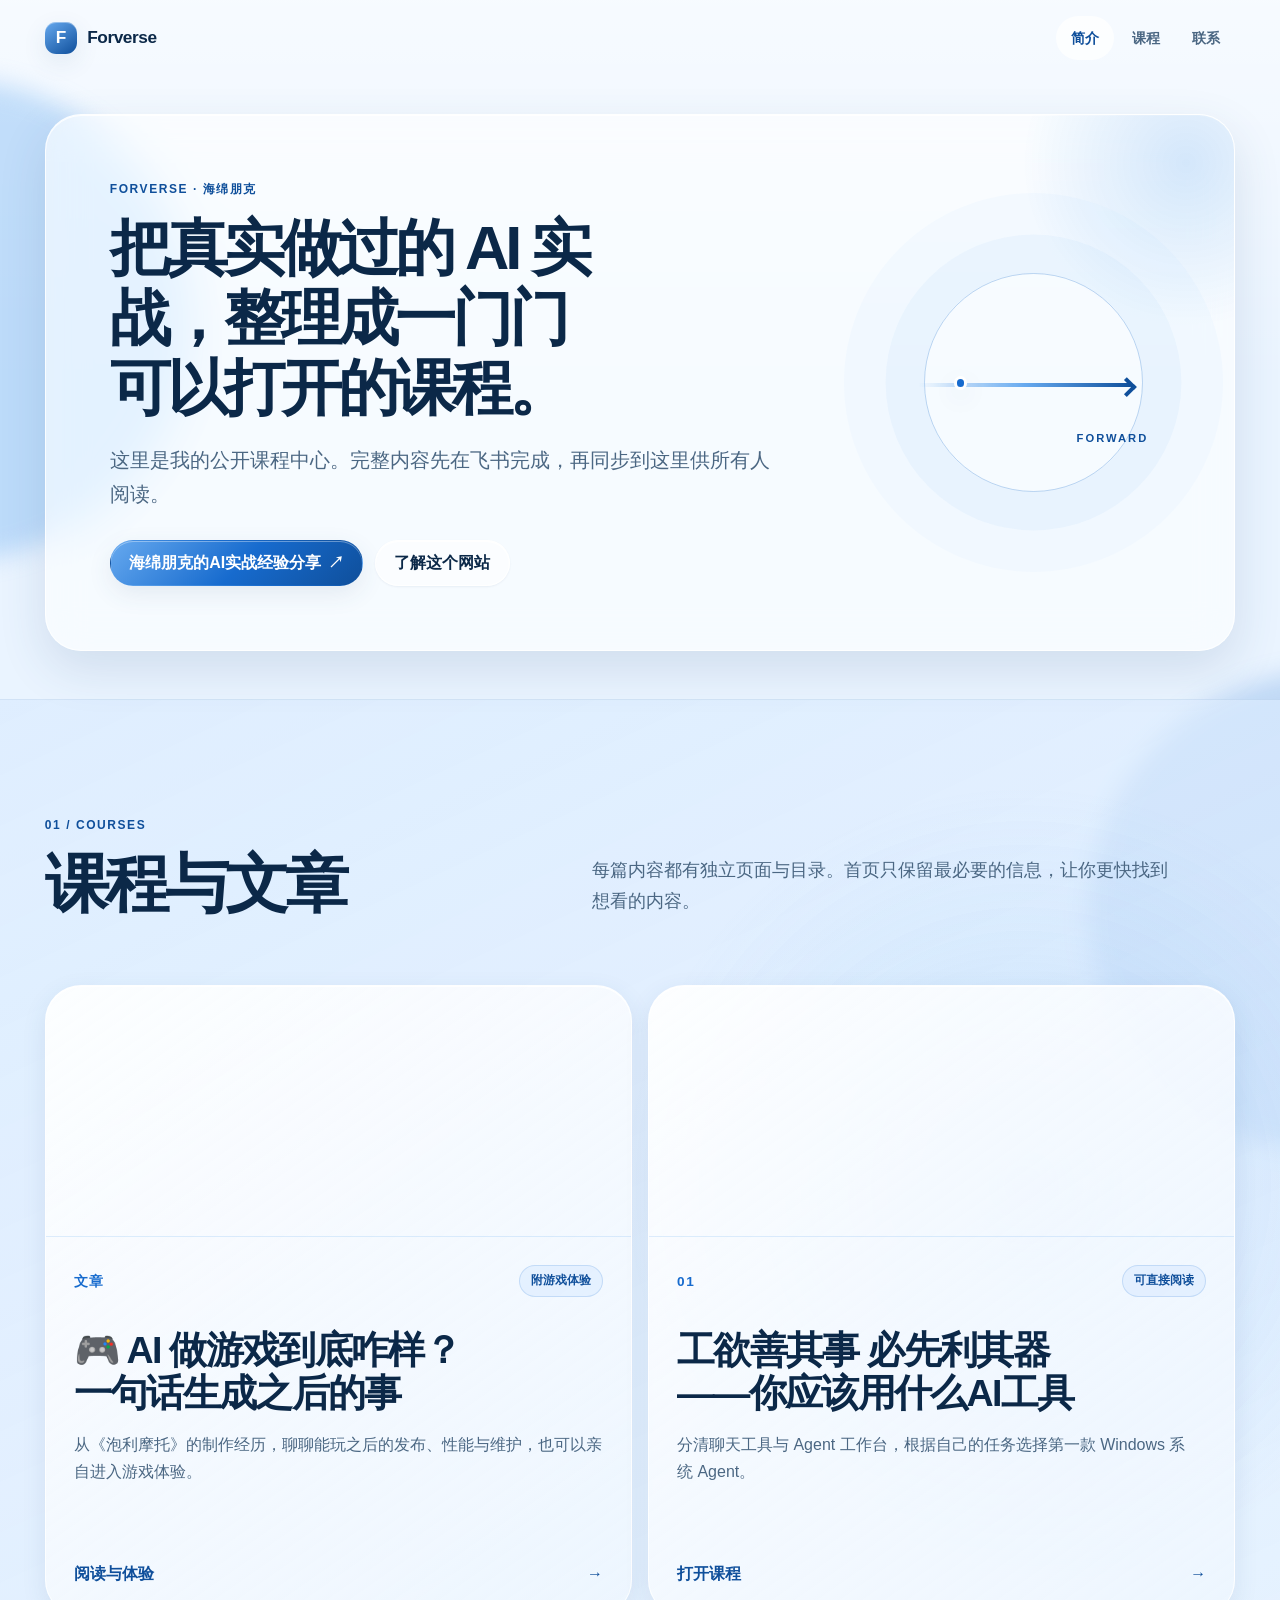
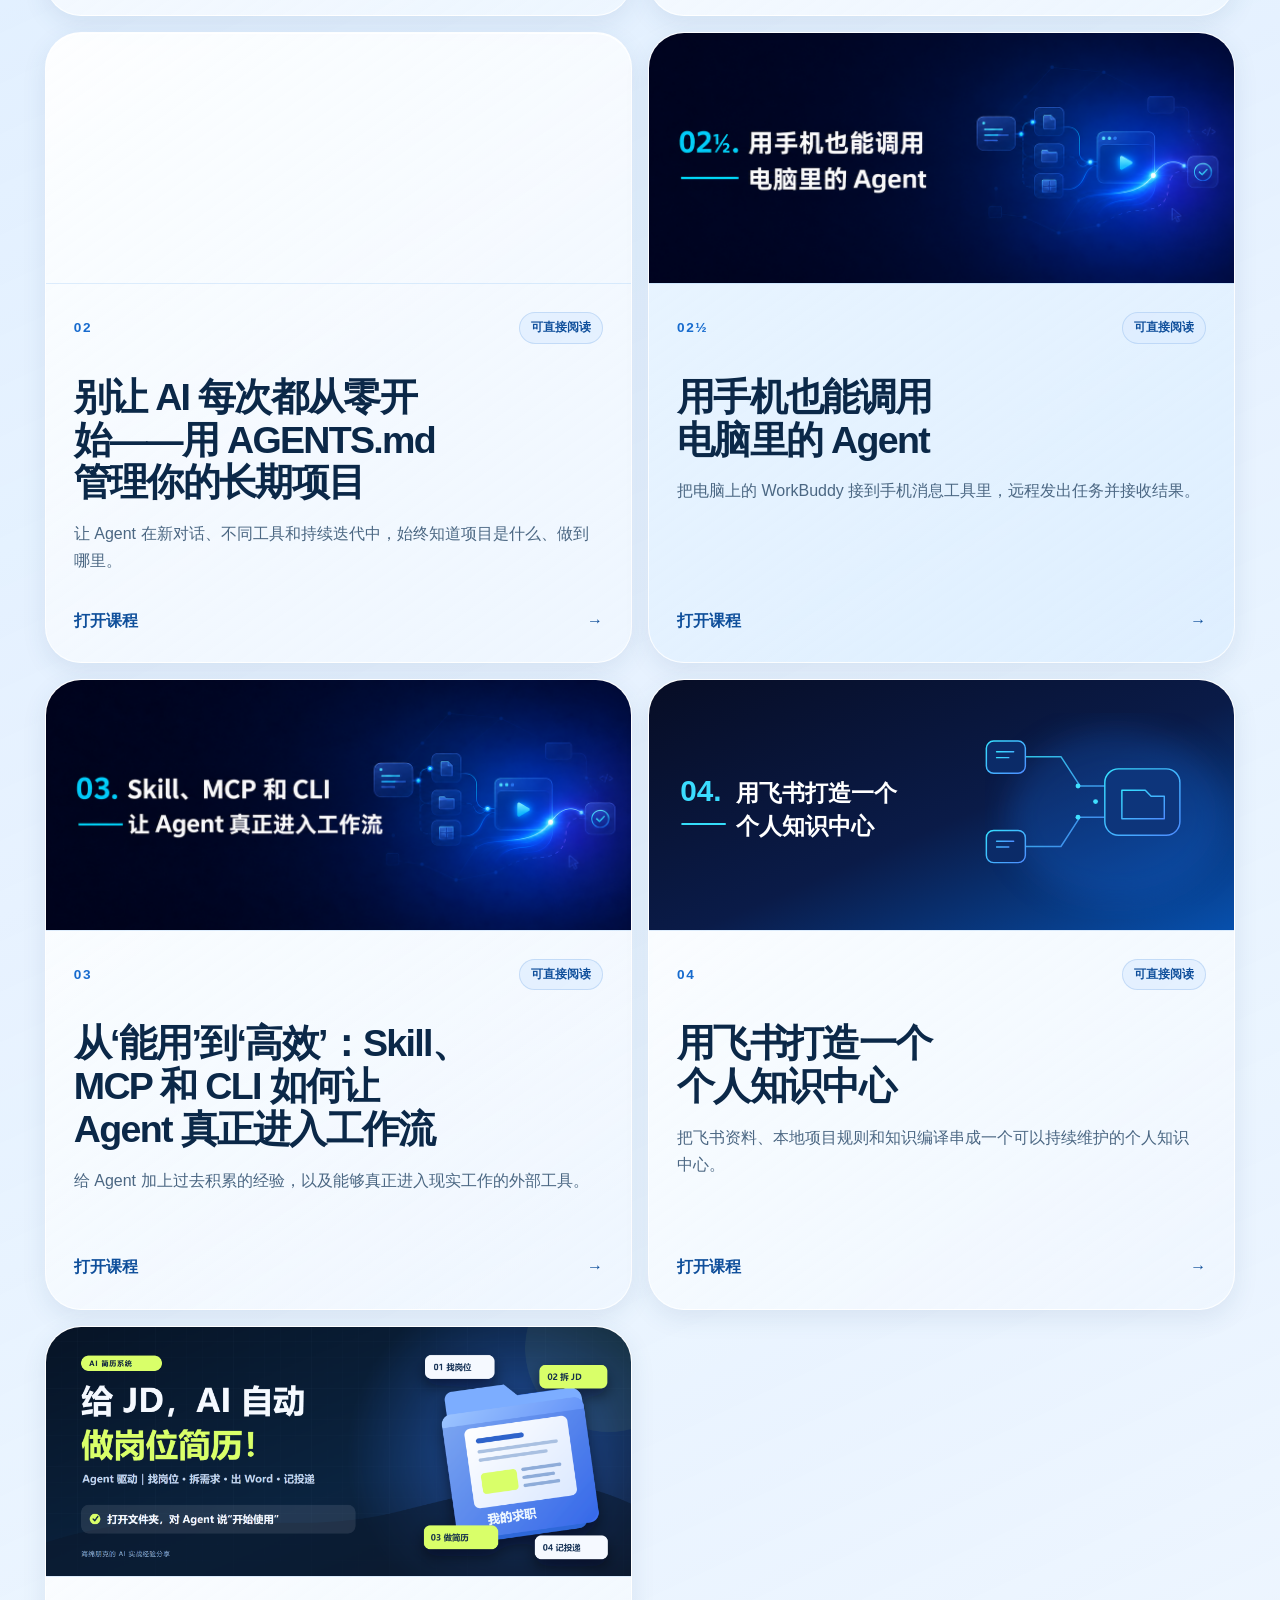
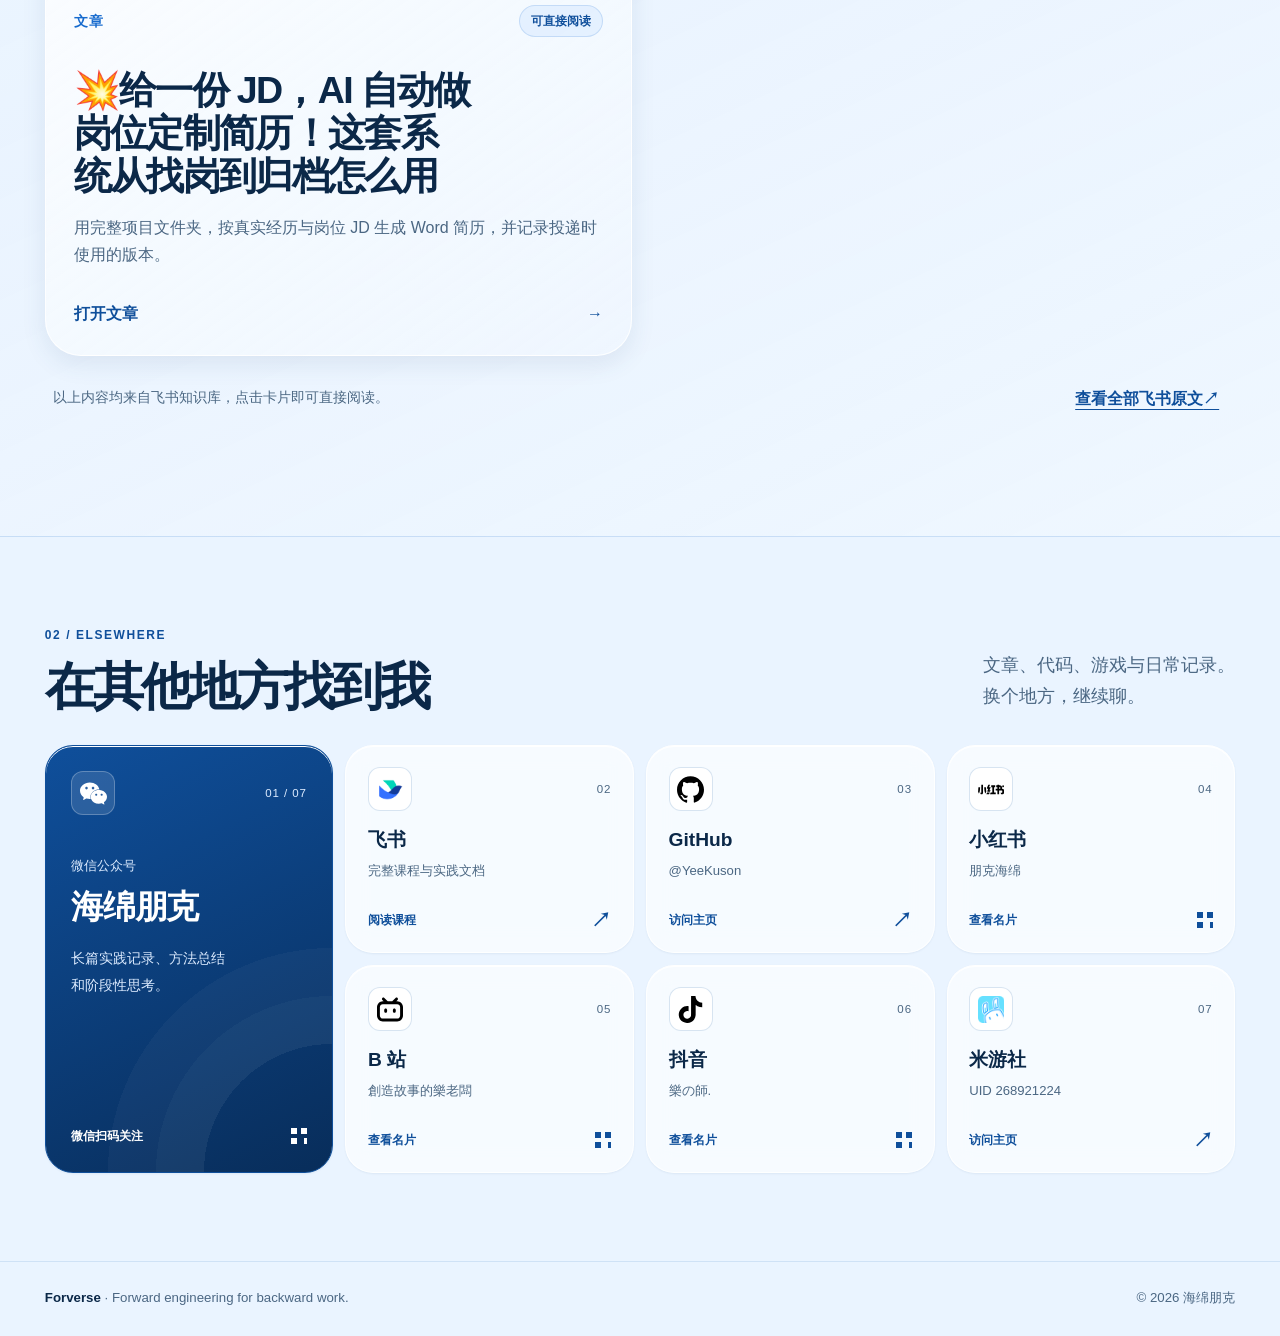
<file: index.html>
<!doctype html>
<html lang="zh-CN">
  <head>
    <meta charset="UTF-8" />
    <meta name="viewport" content="width=device-width, initial-scale=1" />
    <meta name="color-scheme" content="light" />
    <meta name="theme-color" content="#eaf4ff" />
    <meta name="robots" content="index, follow" />
    <meta name="description" content="Forverse 是海绵朋克的自媒体课程中心，完整课程同步自飞书知识库。" />
    <meta name="author" content="海绵朋克" />
    <link rel="canonical" href="https://yeekuson.github.io/" />
    <meta name="keywords" content="Forverse, 海绵朋克, AI Agent, AI 实战, AI Native, FDE" />
    <meta property="og:locale" content="zh_CN" />
    <meta property="og:type" content="website" />
    <meta property="og:site_name" content="Forverse" />
    <meta property="og:url" content="https://yeekuson.github.io/" />
    <meta property="og:title" content="Forverse｜海绵朋克的 AI 实战课程" />
    <meta property="og:description" content="从飞书知识库同步的 AI 实战经验与完整课程。" />
    <meta property="og:image" content="https://yeekuson.github.io/assets/images/og-image.png" />
    <meta property="og:image:alt" content="Forverse，海绵朋克的 AI 实战课程中心。" />
    <meta property="og:image:width" content="1200" />
    <meta property="og:image:height" content="630" />
    <meta name="twitter:card" content="summary_large_image" />
    <meta name="twitter:title" content="Forverse｜海绵朋克的 AI 实战课程" />
    <meta name="twitter:description" content="从飞书知识库同步的 AI 实战经验与完整课程。" />
    <meta name="twitter:image" content="https://yeekuson.github.io/assets/images/og-image.png" />
    <title>Forverse｜海绵朋克的 AI 实战课程</title>
    <link rel="icon" href="favicon.svg" type="image/svg+xml" />
    <link rel="stylesheet" href="css/style.css?v=20261025-social" />
    <script src="js/main.js?v=20261025" defer></script>
  </head>
  <body>
    <a class="skip-link" href="#main-content">跳转到主要内容</a>
    <div class="ambient ambient-left" aria-hidden="true"></div>
    <div class="ambient ambient-right" aria-hidden="true"></div>

    <header class="site-header" data-header>
      <div class="container nav-shell">
        <a class="brand" href="#intro" aria-label="返回 Forverse 首页顶部">
          <span class="brand-mark" aria-hidden="true">F</span>
          <span>Forverse</span>
        </a>
        <nav aria-label="主要导航">
          <ul class="nav-list">
            <li><a href="#intro" data-nav-link>简介</a></li>
            <li><a href="#courses" data-nav-link>课程</a></li>
            <li><a href="#contact" data-nav-link>联系</a></li>
          </ul>
        </nav>
      </div>
    </header>

    <main id="main-content">
      <section class="intro section-anchor" id="intro" aria-labelledby="intro-title">
        <div class="container intro-shell glass-surface">
          <div class="intro-copy">
            <p class="eyebrow">FORVERSE · 海绵朋克</p>
            <h1 id="intro-title">把真实做过的 AI 实战，整理成一门门可以打开的课程。</h1>
            <p class="intro-lead">这里是我的公开课程中心。完整内容先在飞书完成，再同步到这里供所有人阅读。</p>
            <div class="intro-actions">
              <a class="button button-primary" href="https://mcnj84082pxc.feishu.cn/wiki/Qd7MwzwRHiT0fmklGGScd7plnOe" target="_blank" rel="noopener noreferrer">
                海绵朋克的AI实战经验分享 <span aria-hidden="true">↗</span>
              </a>
              <button class="button button-quiet" type="button" data-open-dialog="intro-dialog">了解这个网站</button>
            </div>
          </div>
          <div class="intro-signal" aria-hidden="true">
            <span class="signal-ring"></span>
            <span class="signal-line"></span>
            <span class="signal-dot"></span>
            <span class="signal-word">FORWARD</span>
          </div>
        </div>
      </section>

      <section class="courses section-anchor" id="courses" aria-labelledby="courses-title">
        <div class="container">
          <div class="section-heading">
            <div>
              <p class="section-kicker">01 / COURSES</p>
              <h2 id="courses-title">课程与文章</h2>
            </div>
            <p>每篇内容都有独立页面与目录。首页只保留最必要的信息，让你更快找到想看的内容。</p>
          </div>

          <div class="course-grid">
            <article class="course-card" style="--i: 1">
              <a href="courses/ai-game-development/index.html">
                <img class="course-card-cover" src="assets/images/ai-game-development-media-03.png" alt="泡利摩托的透视赛道与摩托车群" loading="lazy" decoding="async" />
                <div class="course-card-body">
                  <div class="course-card-top">
                    <span class="course-number">文章</span>
                    <span class="course-status">附游戏体验</span>
                  </div>
                  <h3>🎮 AI 做游戏到底咋样？一句话生成之后的事</h3>
                  <p>从《泡利摩托》的制作经历，聊聊能玩之后的发布、性能与维护，也可以亲自进入游戏体验。</p>
                  <span class="course-action">阅读与体验 <span aria-hidden="true">→</span></span>
                </div>
              </a>
            </article>

            <article class="course-card" style="--i: 1">
              <a href="courses/ai-tool-selection/index.html">
                <img class="course-card-cover" src="assets/images/course-01-cover.png" alt="01. 工欲善其事 必先利其器——你应该用什么 AI 工具" loading="lazy" decoding="async" />
                <div class="course-card-body">
                  <div class="course-card-top">
                    <span class="course-number">01</span>
                    <span class="course-status">可直接阅读</span>
                  </div>
                  <h3>工欲善其事 必先利其器——你应该用什么AI工具</h3>
                  <p>分清聊天工具与 Agent 工作台，根据自己的任务选择第一款 Windows 系统 Agent。</p>
                  <span class="course-action">打开课程 <span aria-hidden="true">→</span></span>
                </div>
              </a>
            </article>

            <article class="course-card" style="--i: 2">
              <a href="courses/agents-md-project-memory/index.html">
                <img class="course-card-cover" src="assets/images/course-02-cover.png" alt="02. 别让 AI 每次都从零开始——用 AGENTS.md 管理你的长期项目" loading="lazy" decoding="async" />
                <div class="course-card-body">
                  <div class="course-card-top">
                    <span class="course-number">02</span>
                    <span class="course-status">可直接阅读</span>
                  </div>
                  <h3>别让 AI 每次都从零开始——用 AGENTS.md 管理你的长期项目</h3>
                  <p>让 Agent 在新对话、不同工具和持续迭代中，始终知道项目是什么、做到哪里。</p>
                  <span class="course-action">打开课程 <span aria-hidden="true">→</span></span>
                </div>
              </a>
            </article>

            <article class="course-card course-card-extra" style="--i: 3">
              <a href="courses/mobile-agent-remote/index.html">
                <img class="course-card-cover" src="assets/images/course-02-5-cover.png" alt="02½. 用手机也能调用电脑里的 Agent" loading="lazy" decoding="async" />
                <div class="course-card-body">
                  <div class="course-card-top">
                    <span class="course-number">02½</span>
                    <span class="course-status">可直接阅读</span>
                  </div>
                  <h3>用手机也能调用电脑里的 Agent</h3>
                  <p>把电脑上的 WorkBuddy 接到手机消息工具里，远程发出任务并接收结果。</p>
                  <span class="course-action">打开课程 <span aria-hidden="true">→</span></span>
                </div>
              </a>
            </article>

            <article class="course-card" style="--i: 4">
              <a href="courses/skill-mcp-cli-workflow/index.html">
                <img class="course-card-cover" src="assets/images/course-03-cover.png" alt="03. Skill、MCP 和 CLI" loading="lazy" decoding="async" />
                <div class="course-card-body">
                  <div class="course-card-top">
                    <span class="course-number">03</span>
                    <span class="course-status">可直接阅读</span>
                  </div>
                  <h3>从‘能用’到‘高效’：Skill、MCP 和 CLI 如何让 Agent 真正进入工作流</h3>
                  <p>给 Agent 加上过去积累的经验，以及能够真正进入现实工作的外部工具。</p>
                  <span class="course-action">打开课程 <span aria-hidden="true">→</span></span>
                </div>
              </a>
            </article>

            <article class="course-card" style="--i: 5">
              <a href="courses/feishu-personal-knowledge-center/index.html">
                <img class="course-card-cover" src="assets/images/course-04-cover.svg" alt="04. 用飞书打造一个个人知识中心" loading="lazy" decoding="async" />
                <div class="course-card-body">
                  <div class="course-card-top">
                    <span class="course-number">04</span>
                    <span class="course-status">可直接阅读</span>
                  </div>
                  <h3>用飞书打造一个个人知识中心</h3>
                  <p>把飞书资料、本地项目规则和知识编译串成一个可以持续维护的个人知识中心。</p>
                  <span class="course-action">打开课程 <span aria-hidden="true">→</span></span>
                </div>
              </a>
            </article>

            <article class="course-card" style="--i: 6">
              <a href="courses/ai-resume-agent/index.html">
                <img class="course-card-cover" src="assets/images/ai-resume-agent-cover.png" alt="AI 简历系统：给 JD，AI 自动做岗位简历" loading="lazy" decoding="async" />
                <div class="course-card-body">
                  <div class="course-card-top">
                    <span class="course-number">文章</span>
                    <span class="course-status">可直接阅读</span>
                  </div>
                  <h3>💥给一份 JD，AI 自动做岗位定制简历！这套系统从找岗到归档怎么用</h3>
                  <p>用完整项目文件夹，按真实经历与岗位 JD 生成 Word 简历，并记录投递时使用的版本。</p>
                  <span class="course-action">打开文章 <span aria-hidden="true">→</span></span>
                </div>
              </a>
            </article>
          </div>

          <div class="course-source">
            <p>以上内容均来自飞书知识库，点击卡片即可直接阅读。</p>
            <a class="text-link" href="https://mcnj84082pxc.feishu.cn/wiki/Qd7MwzwRHiT0fmklGGScd7plnOe" target="_blank" rel="noopener noreferrer">
              查看全部飞书原文 <span aria-hidden="true">↗</span>
            </a>
          </div>
        </div>
      </section>

      <section class="contact section-anchor" id="contact" aria-labelledby="contact-title">
        <div class="container">
          <div class="contact-heading">
            <div>
              <p class="section-kicker">02 / ELSEWHERE</p>
              <h2 id="contact-title">在其他地方找到我</h2>
            </div>
            <p>文章、代码、游戏与日常记录。<br />换个地方，继续聊。</p>
          </div>

          <div class="contact-grid">
            <button class="contact-card contact-card-featured" type="button" data-open-qr="wechat" aria-label="查看海绵朋克微信公众号二维码">
              <span class="contact-card-top">
                <span class="contact-icon"><img src="assets/icons/wechat.svg" width="28" height="28" alt="微信公众号" loading="lazy" /></span>
                <span class="contact-index" aria-hidden="true">01 / 07</span>
              </span>
              <span class="contact-feature-copy">
                <span class="contact-feature-label">微信公众号</span>
                <span class="contact-feature-name">海绵朋克</span>
                <span class="contact-feature-description">长篇实践记录、方法总结<br />和阶段性思考。</span>
              </span>
              <span class="contact-action">微信扫码关注 <span class="contact-qr-mark" aria-hidden="true"></span></span>
            </button>
            <a class="contact-card" href="https://mcnj84082pxc.feishu.cn/wiki/Qd7MwzwRHiT0fmklGGScd7plnOe" target="_blank" rel="noopener noreferrer">
              <span class="contact-card-top">
                <span class="contact-icon"><img src="assets/icons/feishu.png" width="28" height="28" alt="飞书" loading="lazy" /></span>
                <span class="contact-index" aria-hidden="true">02</span>
              </span>
              <span class="contact-name">飞书</span>
              <span class="contact-note">完整课程与实践文档</span>
              <span class="contact-action">阅读课程 <span class="contact-arrow" aria-hidden="true">↗</span></span>
            </a>
            <a class="contact-card" href="https://github.com/YeeKuson" target="_blank" rel="noopener noreferrer">
              <span class="contact-card-top">
                <span class="contact-icon"><img src="assets/icons/github.svg" width="28" height="28" alt="GitHub" loading="lazy" /></span>
                <span class="contact-index" aria-hidden="true">03</span>
              </span>
              <span class="contact-name">GitHub</span>
              <span class="contact-note">@YeeKuson</span>
              <span class="contact-action">访问主页 <span class="contact-arrow" aria-hidden="true">↗</span></span>
            </a>
            <button class="contact-card" type="button" data-open-qr="xiaohongshu" aria-label="查看小红书账号朋克海绵的二维码">
              <span class="contact-card-top">
                <span class="contact-icon"><img src="assets/icons/xiaohongshu.svg" width="28" height="28" alt="小红书" loading="lazy" /></span>
                <span class="contact-index" aria-hidden="true">04</span>
              </span>
              <span class="contact-name">小红书</span>
              <span class="contact-note">朋克海绵</span>
              <span class="contact-action">查看名片 <span class="contact-qr-mark" aria-hidden="true"></span></span>
            </button>
            <button class="contact-card" type="button" data-open-qr="bilibili" aria-label="查看 B 站账号創造故事的樂老闆的二维码">
              <span class="contact-card-top">
                <span class="contact-icon"><img src="assets/icons/bilibili.svg" width="28" height="28" alt="哔哩哔哩" loading="lazy" /></span>
                <span class="contact-index" aria-hidden="true">05</span>
              </span>
              <span class="contact-name">B 站</span>
              <span class="contact-note">創造故事的樂老闆</span>
              <span class="contact-action">查看名片 <span class="contact-qr-mark" aria-hidden="true"></span></span>
            </button>
            <button class="contact-card" type="button" data-open-qr="douyin" aria-label="查看抖音账号樂の師.的二维码">
              <span class="contact-card-top">
                <span class="contact-icon"><img src="assets/icons/tiktok.svg" width="28" height="28" alt="抖音" loading="lazy" /></span>
                <span class="contact-index" aria-hidden="true">06</span>
              </span>
              <span class="contact-name">抖音</span>
              <span class="contact-note">樂の師.</span>
              <span class="contact-action">查看名片 <span class="contact-qr-mark" aria-hidden="true"></span></span>
            </button>
            <a class="contact-card" href="https://www.miyoushe.com/ys/accountCenter/postList?id=268921224" target="_blank" rel="noopener noreferrer" aria-label="访问米游社主页，UID 268921224">
              <span class="contact-card-top">
                <span class="contact-icon contact-icon-miyoushe"><img src="assets/icons/miyoushe.png" width="28" height="28" alt="米游社" loading="lazy" /></span>
                <span class="contact-index" aria-hidden="true">07</span>
              </span>
              <span class="contact-name">米游社</span>
              <span class="contact-note contact-note-uid">UID 268921224</span>
              <span class="contact-action">访问主页 <span class="contact-arrow" aria-hidden="true">↗</span></span>
            </a>
          </div>
          <noscript>
            <p class="noscript-links">
              <a href="assets/qrcodes/wechat-official.jpg" target="_blank" rel="noopener noreferrer">微信公众号二维码 ↗</a>
              <a href="assets/qrcodes/xiaohongshu.jpg" target="_blank" rel="noopener noreferrer">小红书二维码 ↗</a>
              <a href="assets/qrcodes/bilibili.jpg" target="_blank" rel="noopener noreferrer">B 站账号名片 ↗</a>
              <a href="assets/qrcodes/douyin.jpg" target="_blank" rel="noopener noreferrer">抖音账号名片 ↗</a>
            </p>
          </noscript>
        </div>
      </section>
    </main>

    <footer class="site-footer">
      <div class="container footer-layout">
        <p><strong>Forverse</strong> · Forward engineering for backward work.</p>
        <p>© <span data-current-year>2026</span> 海绵朋克</p>
      </div>
    </footer>

    <div class="dialog-layer" id="intro-dialog" data-dialog hidden>
      <button class="dialog-backdrop" type="button" tabindex="-1" data-dialog-backdrop data-close-dialog aria-label="关闭网站介绍"></button>
      <section class="dialog-panel dialog-panel-copy glass-surface" role="dialog" aria-modal="true" aria-labelledby="intro-dialog-title" tabindex="-1">
        <div class="dialog-toolbar">
          <p>ABOUT FORVERSE</p>
          <button class="icon-button" type="button" data-close-dialog aria-label="关闭网站介绍">×</button>
        </div>
        <div class="dialog-scroll">
          <p class="dialog-kicker">以前向工程，改造后向事务。</p>
          <h2 id="intro-dialog-title">一个从真实问题出发的 AI 实践与课程入口。</h2>
          <p>我是海绵朋克，一名持续探索 AI Agent 实际应用的独立实践者。我关注的不是“AI 能不能做出一个演示”，而是它能否真正进入现实工作，把原本重复、低效、割裂的流程重新组织起来。</p>
          <p>我会以新手能够理解和复现的方式，记录工具搭建、Agent 开发、工作流改造和 AI 协作中的真实经验，也会讨论技术的能力边界，以及它究竟会怎样改变我们的学习和工作方式。</p>
          <div class="dialog-principle">
            <span>内容原则</span>
            <strong>站在新手视角，分享可以真正动手复现的 AI 实操与见解。</strong>
          </div>
          <a class="button button-primary" href="https://mcnj84082pxc.feishu.cn/wiki/Qd7MwzwRHiT0fmklGGScd7plnOe" target="_blank" rel="noopener noreferrer">阅读飞书知识库 ↗</a>
        </div>
      </section>
    </div>

    <div class="dialog-layer" id="qr-dialog" data-dialog hidden>
      <button class="dialog-backdrop" type="button" tabindex="-1" data-dialog-backdrop data-close-dialog aria-label="关闭二维码"></button>
      <section class="dialog-panel dialog-panel-qr glass-surface" role="dialog" aria-modal="true" aria-labelledby="qr-dialog-title" tabindex="-1">
        <div class="dialog-toolbar">
          <p>SCAN TO FOLLOW</p>
          <button class="icon-button" type="button" data-close-dialog aria-label="关闭二维码">×</button>
        </div>
        <div class="qr-content">
          <p class="dialog-kicker" data-qr-label>微信公众号</p>
          <h2 id="qr-dialog-title" data-qr-title>扫码关注海绵朋克</h2>
          <img data-qr-image src="assets/qrcodes/wechat-official.jpg" alt="海绵朋克微信公众号二维码" />
          <a class="qr-original" data-qr-original href="assets/qrcodes/wechat-official.jpg" target="_blank" rel="noopener noreferrer">查看二维码原图 ↗</a>
          <p data-qr-description>长篇实践记录、方法总结和阶段性思考。</p>
        </div>
      </section>
    </div>
  </body>
</html>
</file>
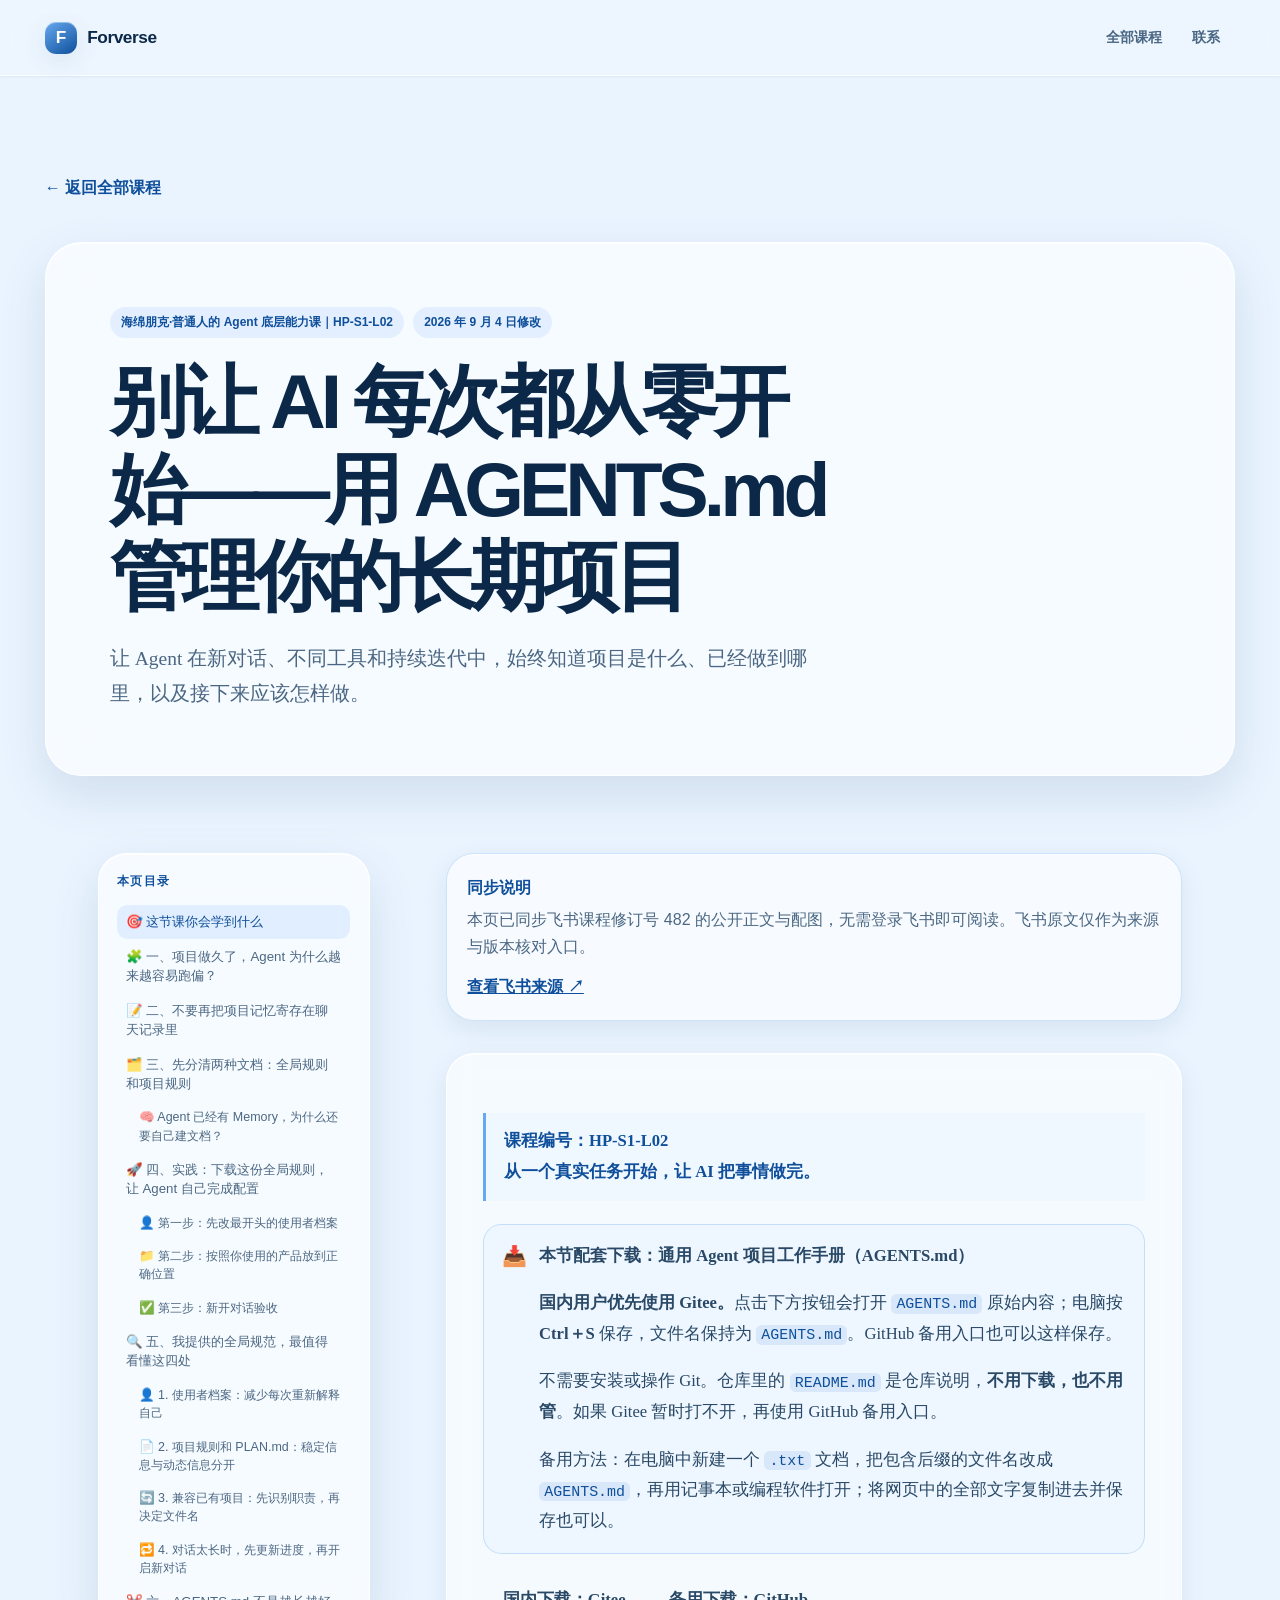
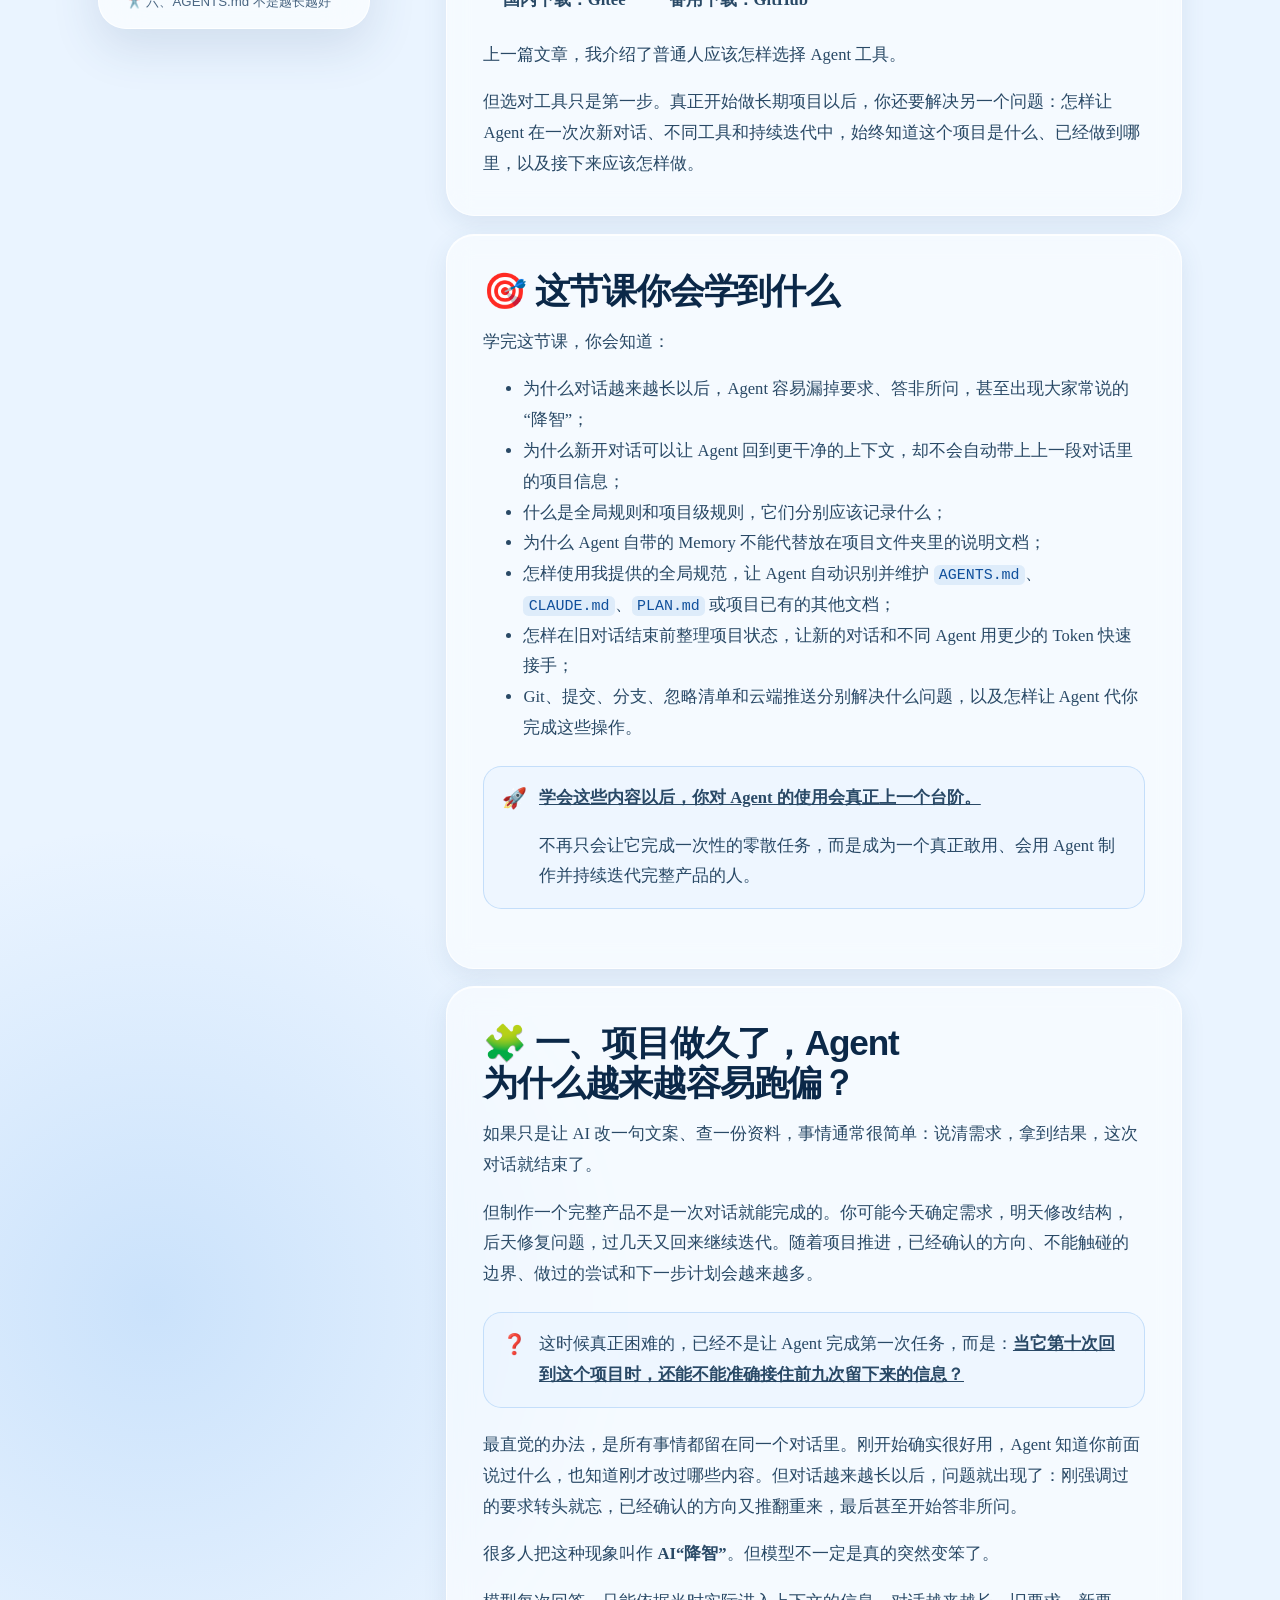
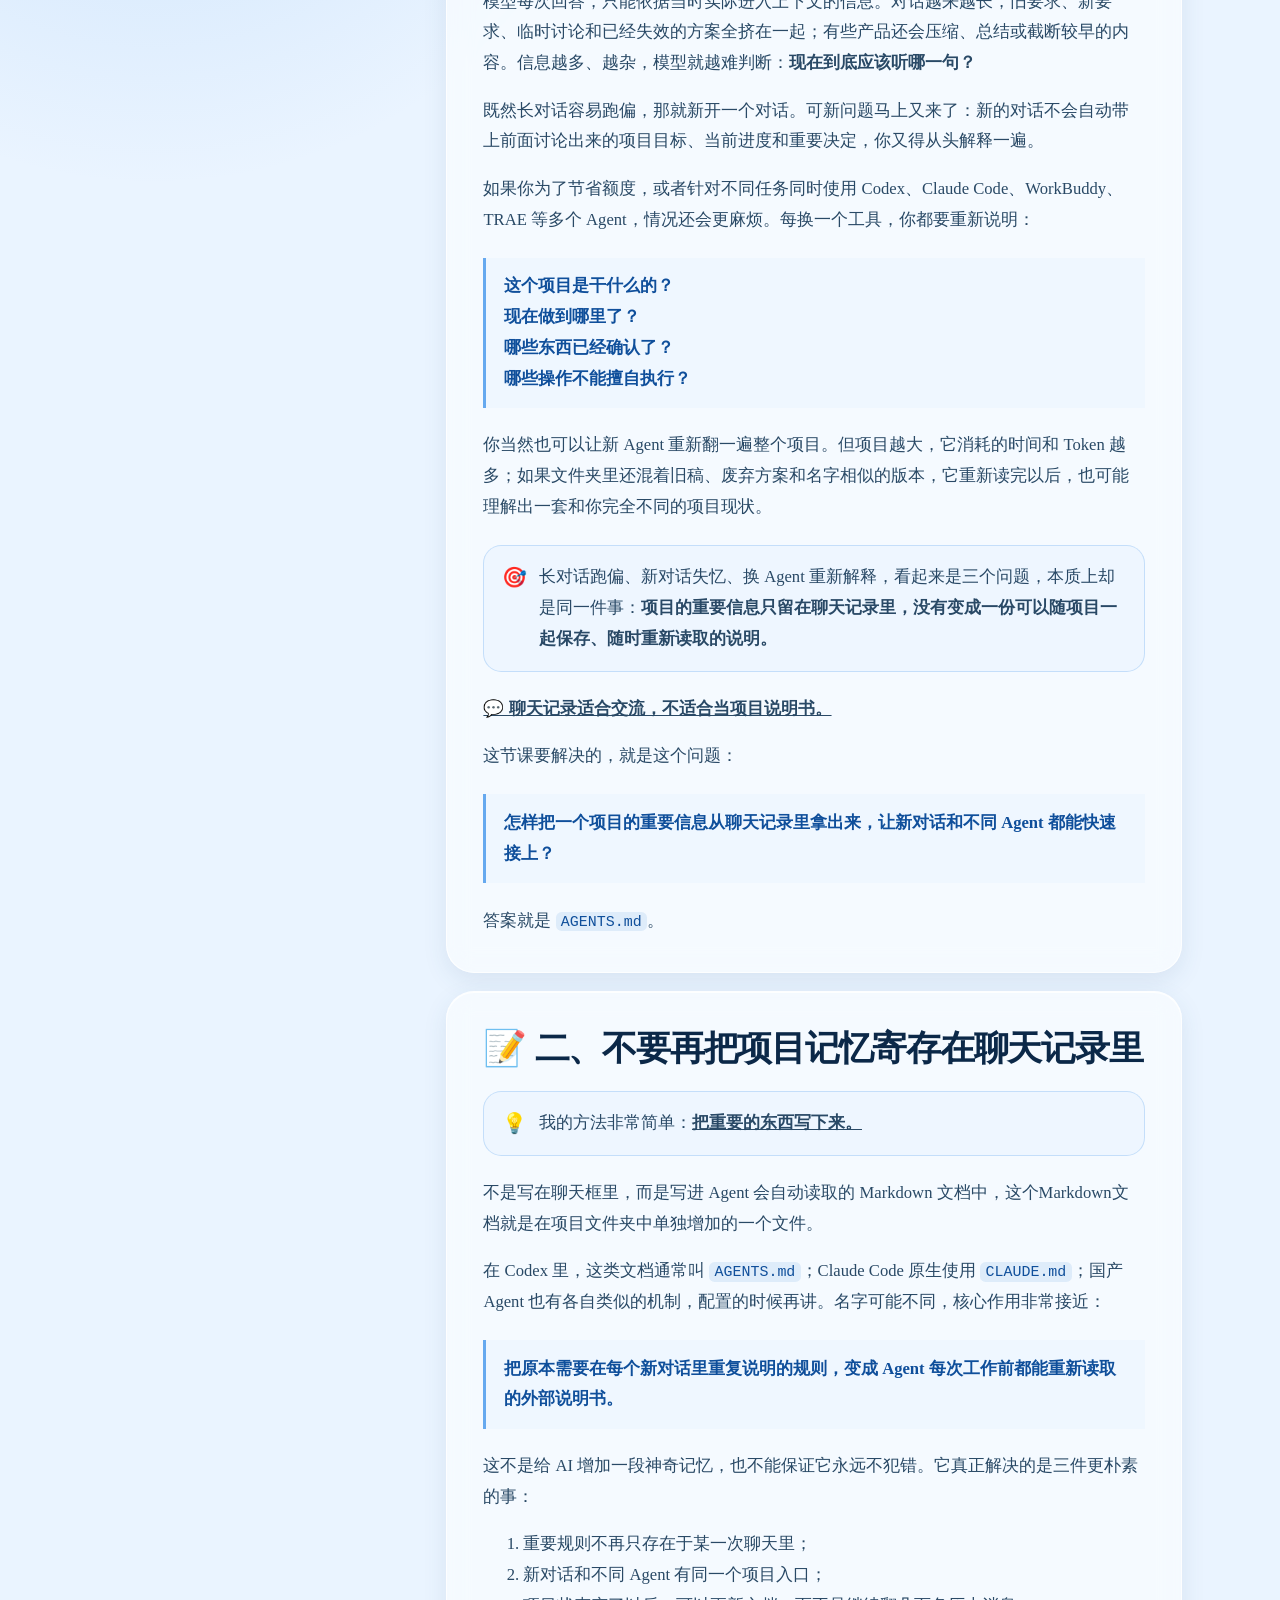
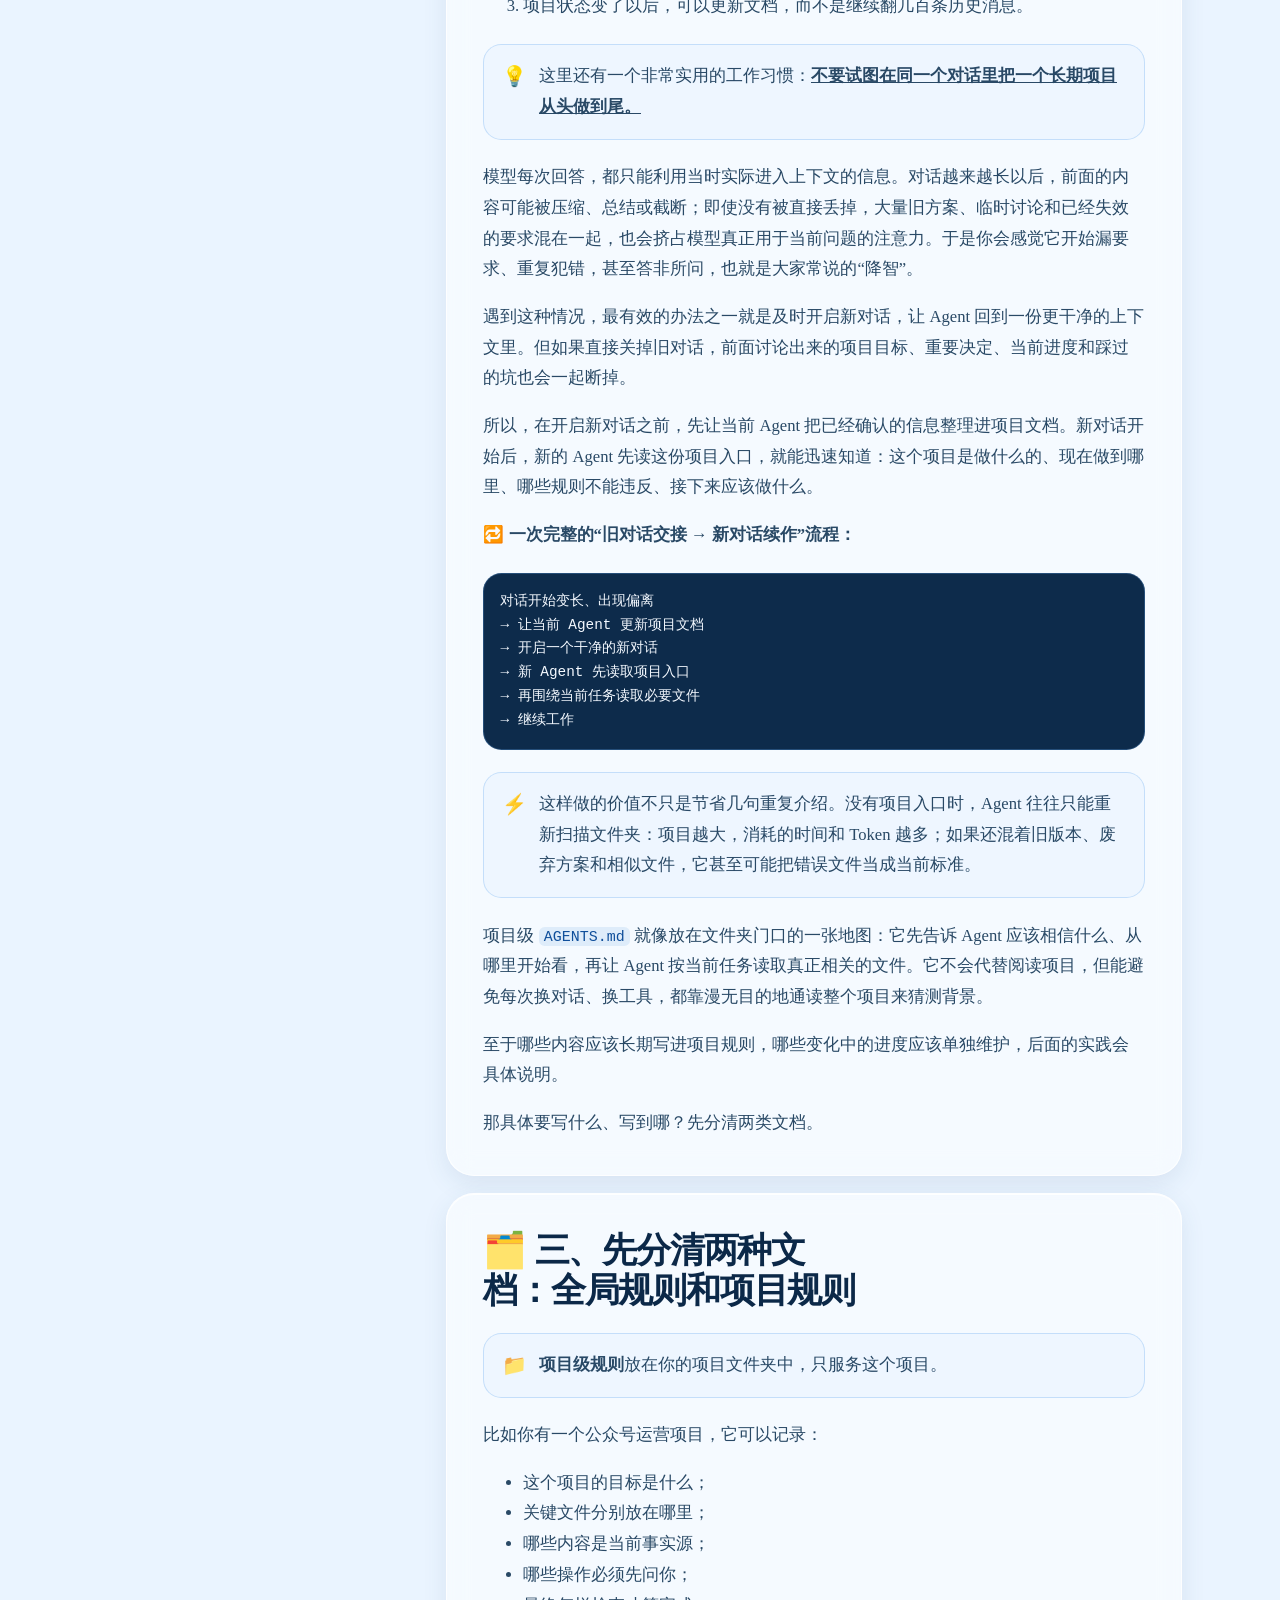
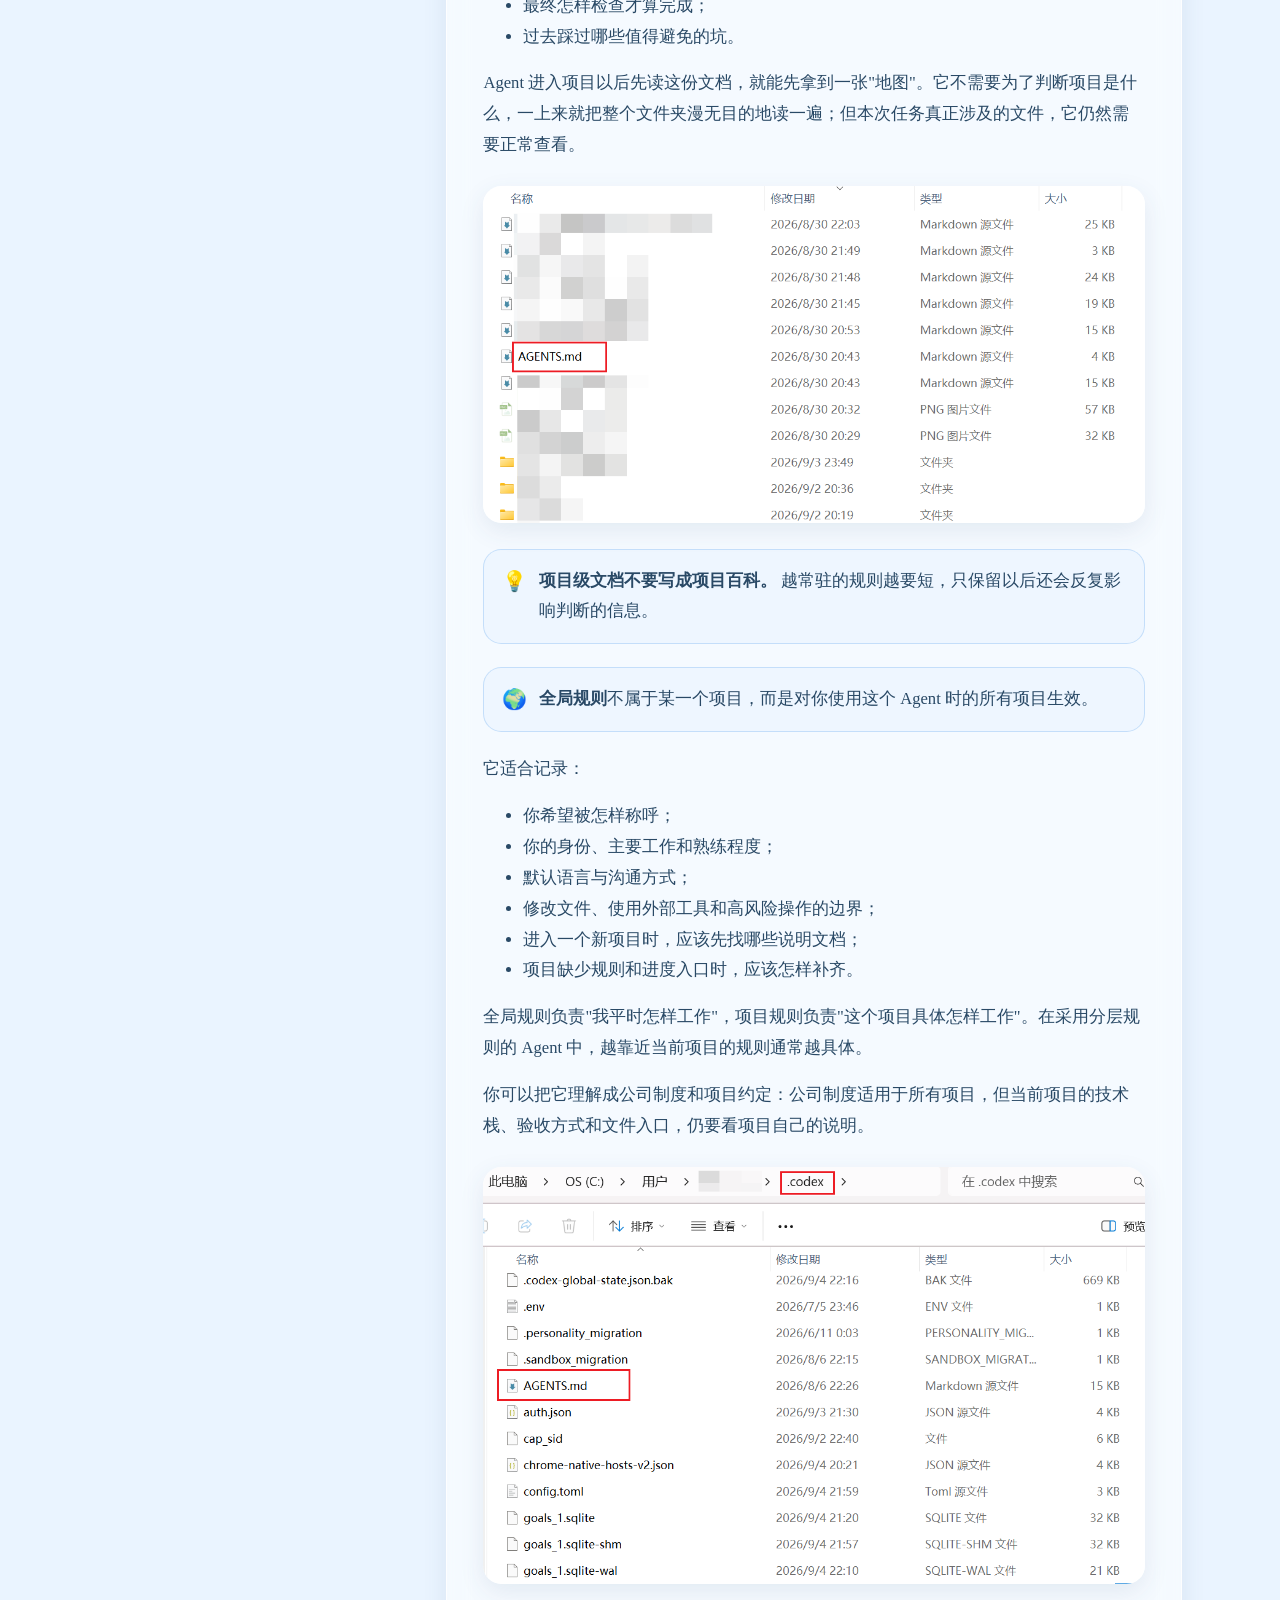
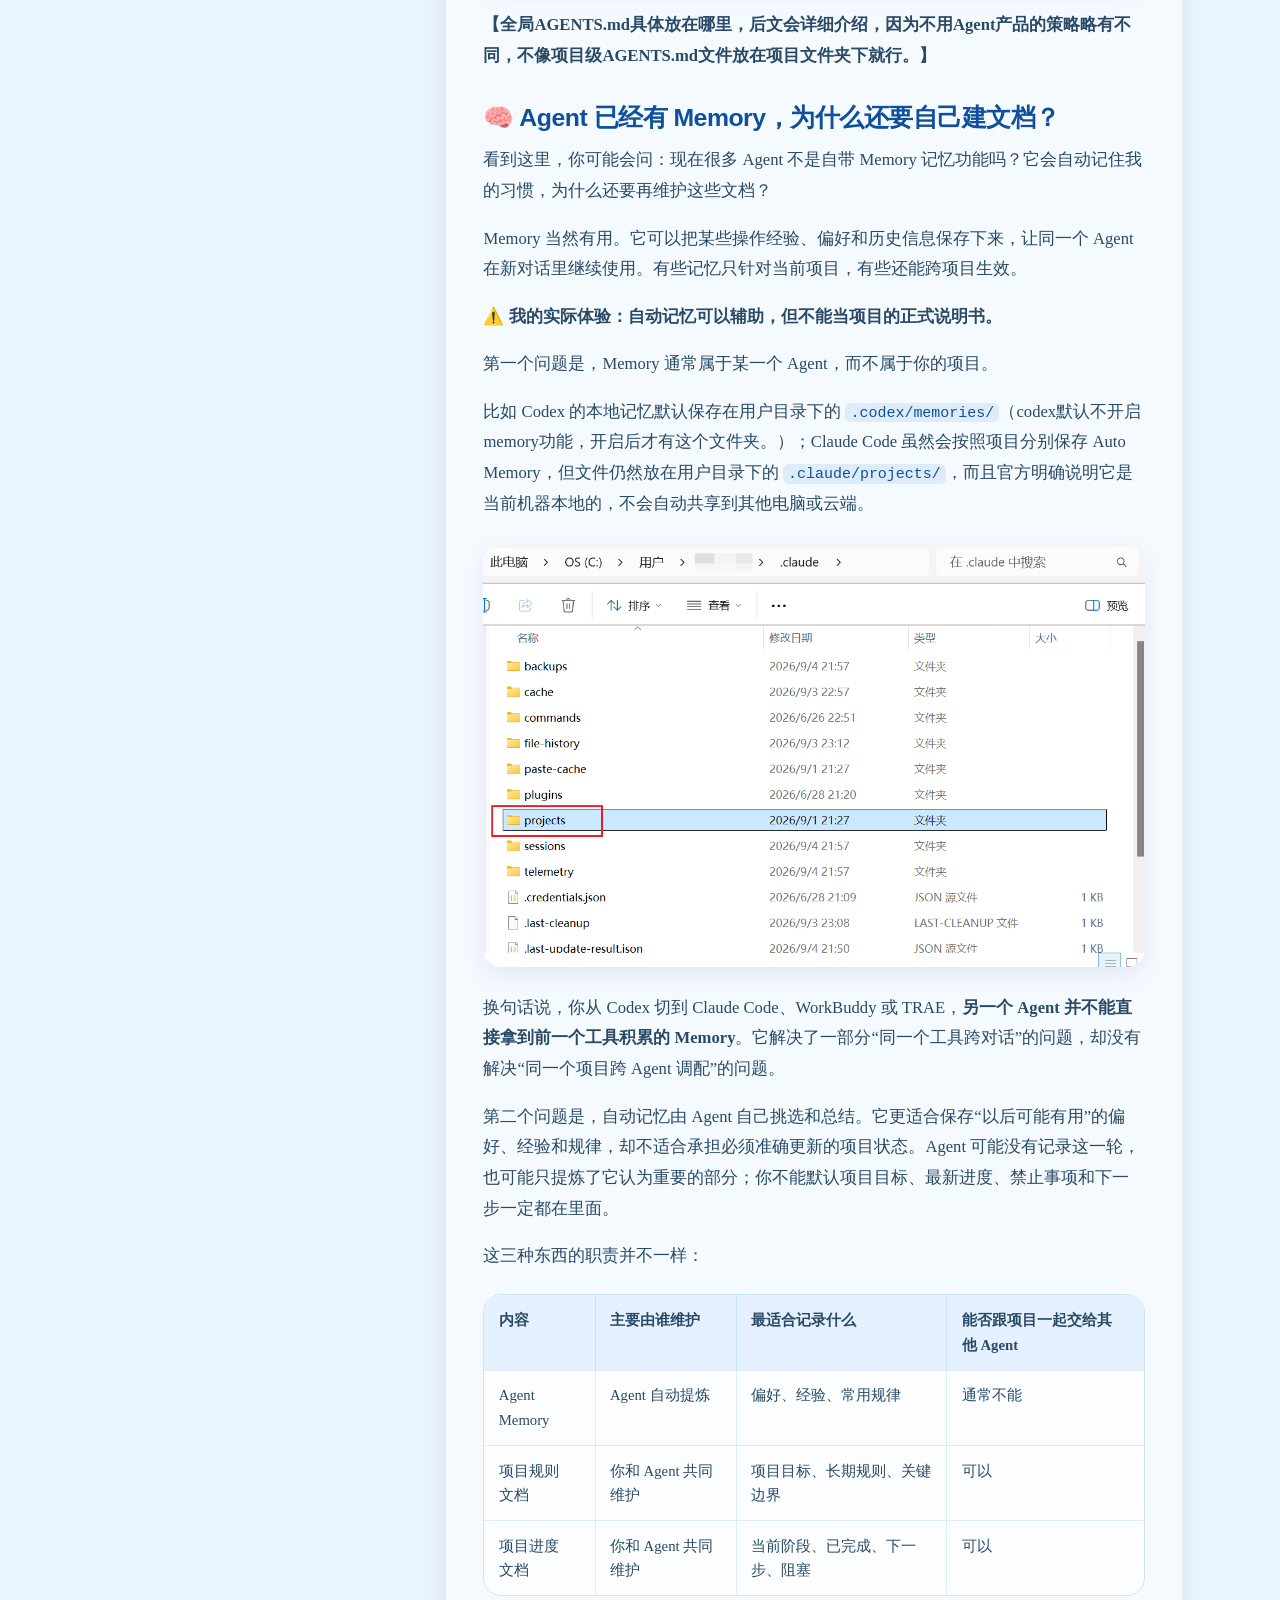
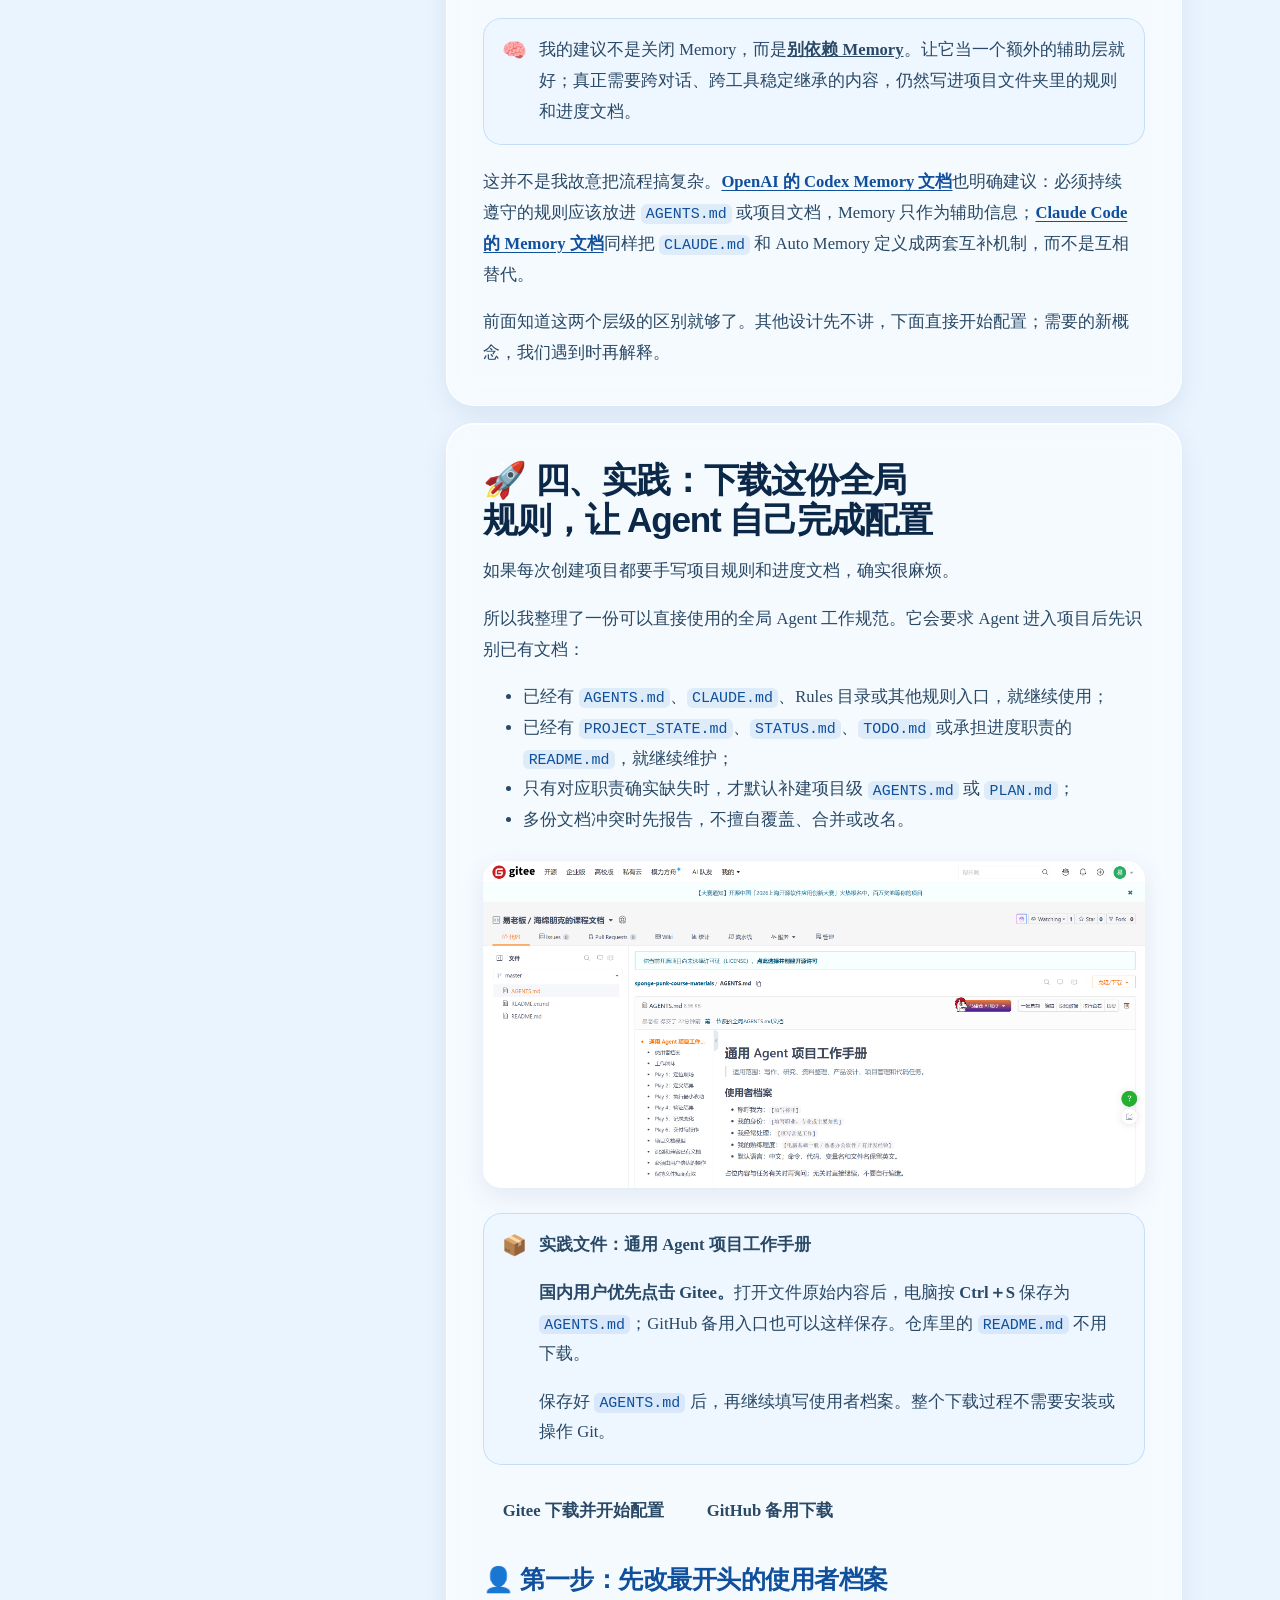
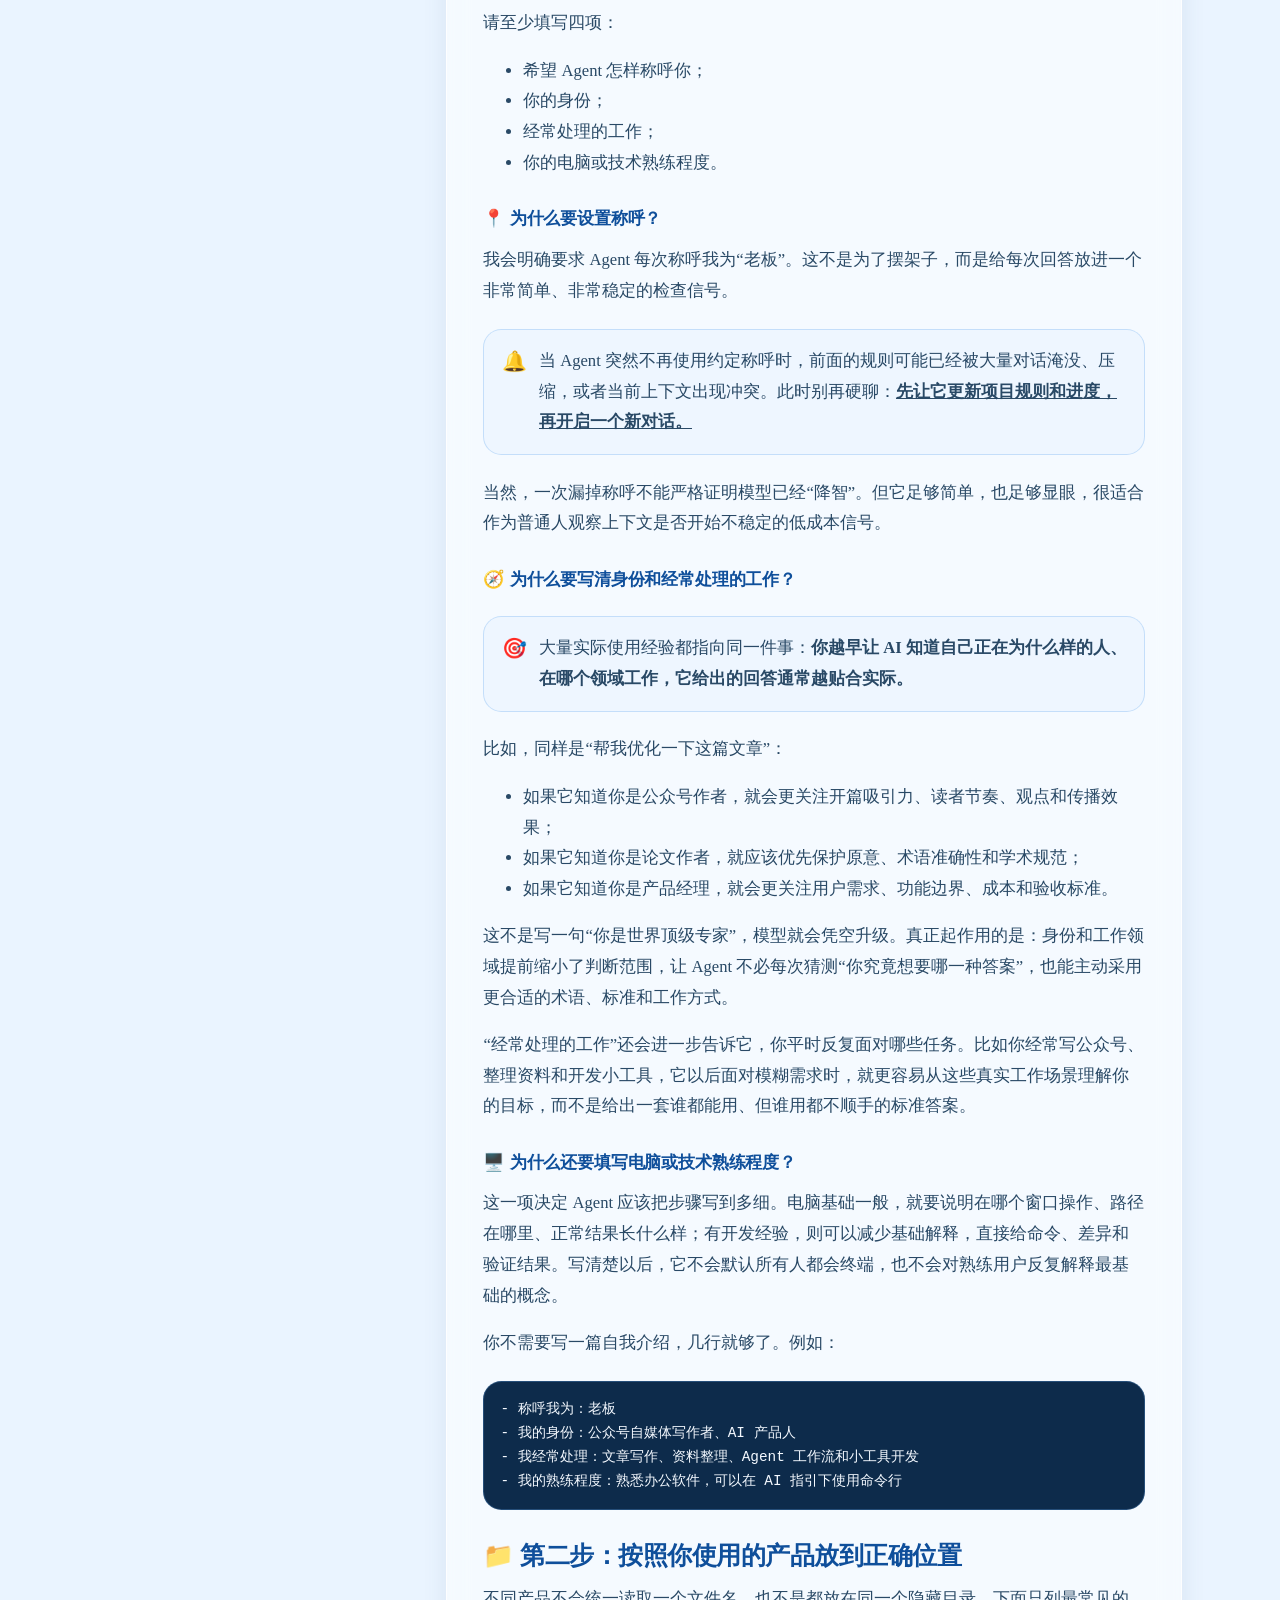
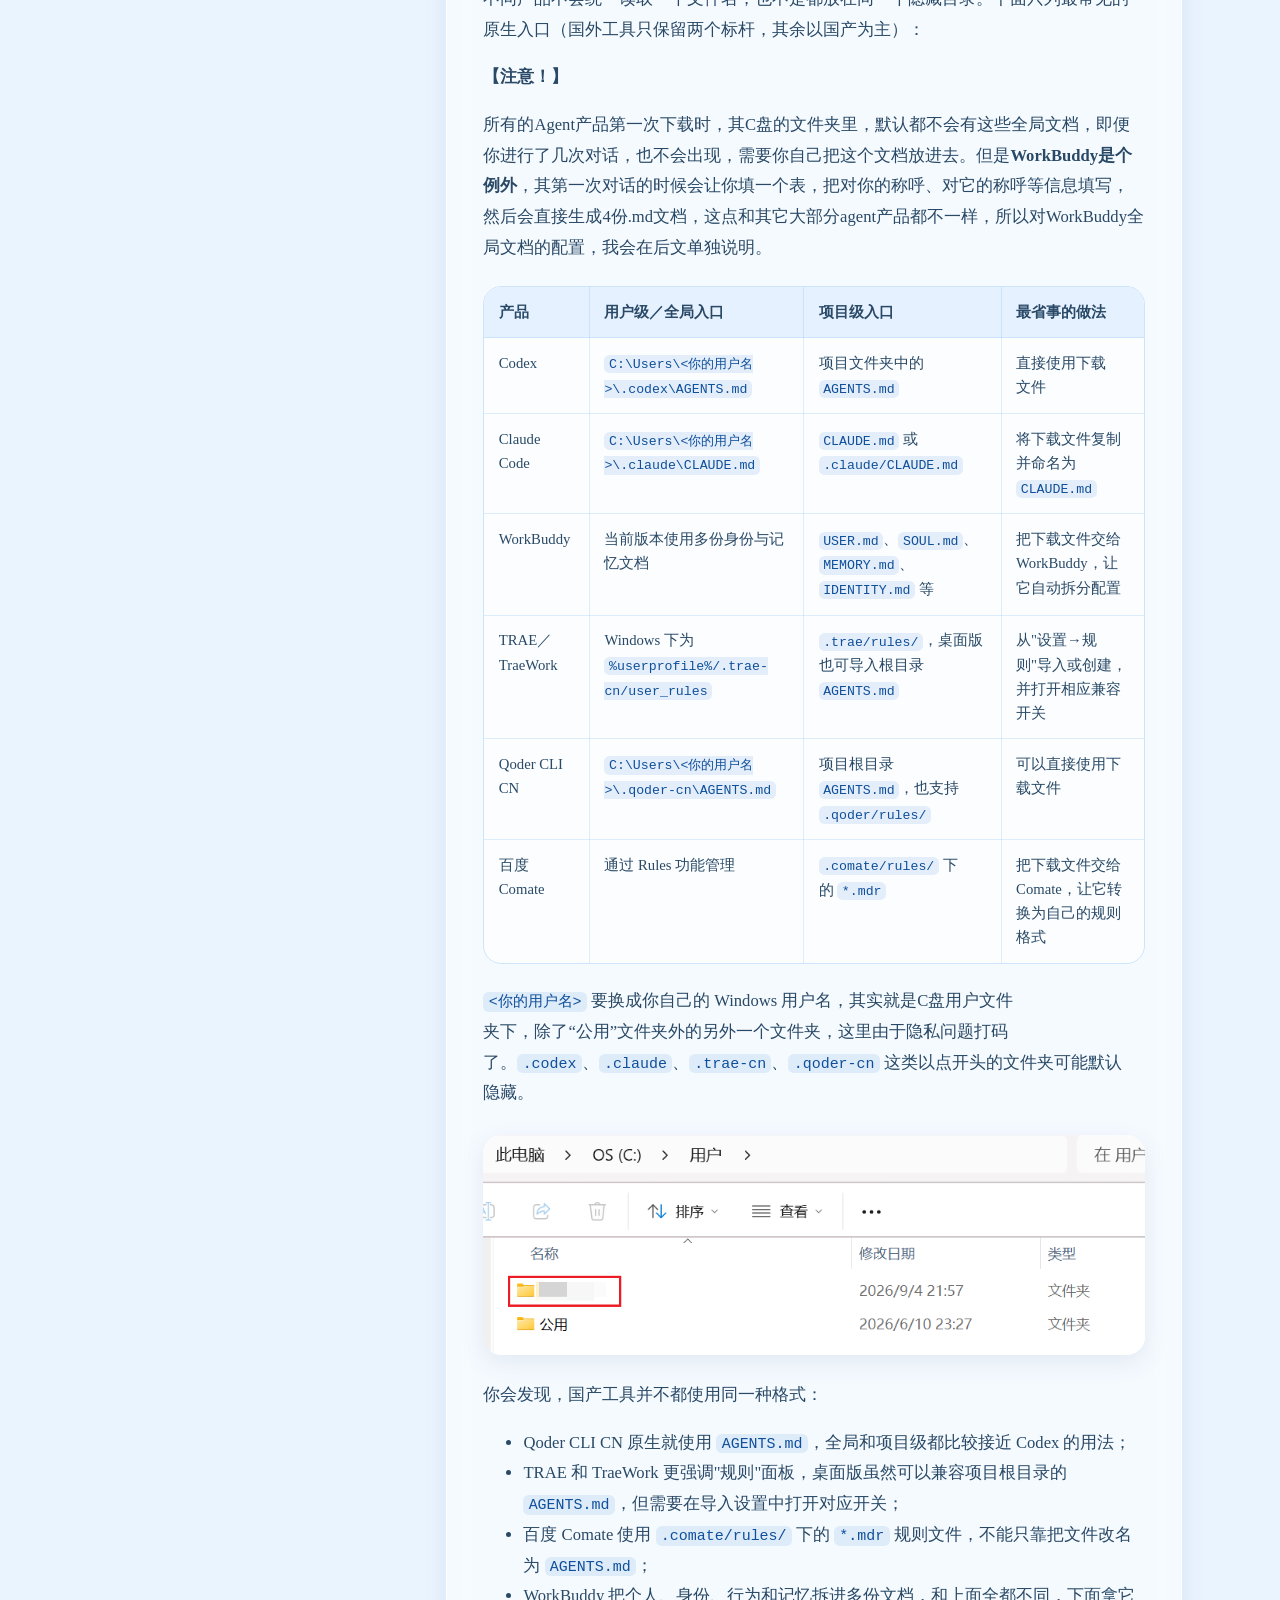
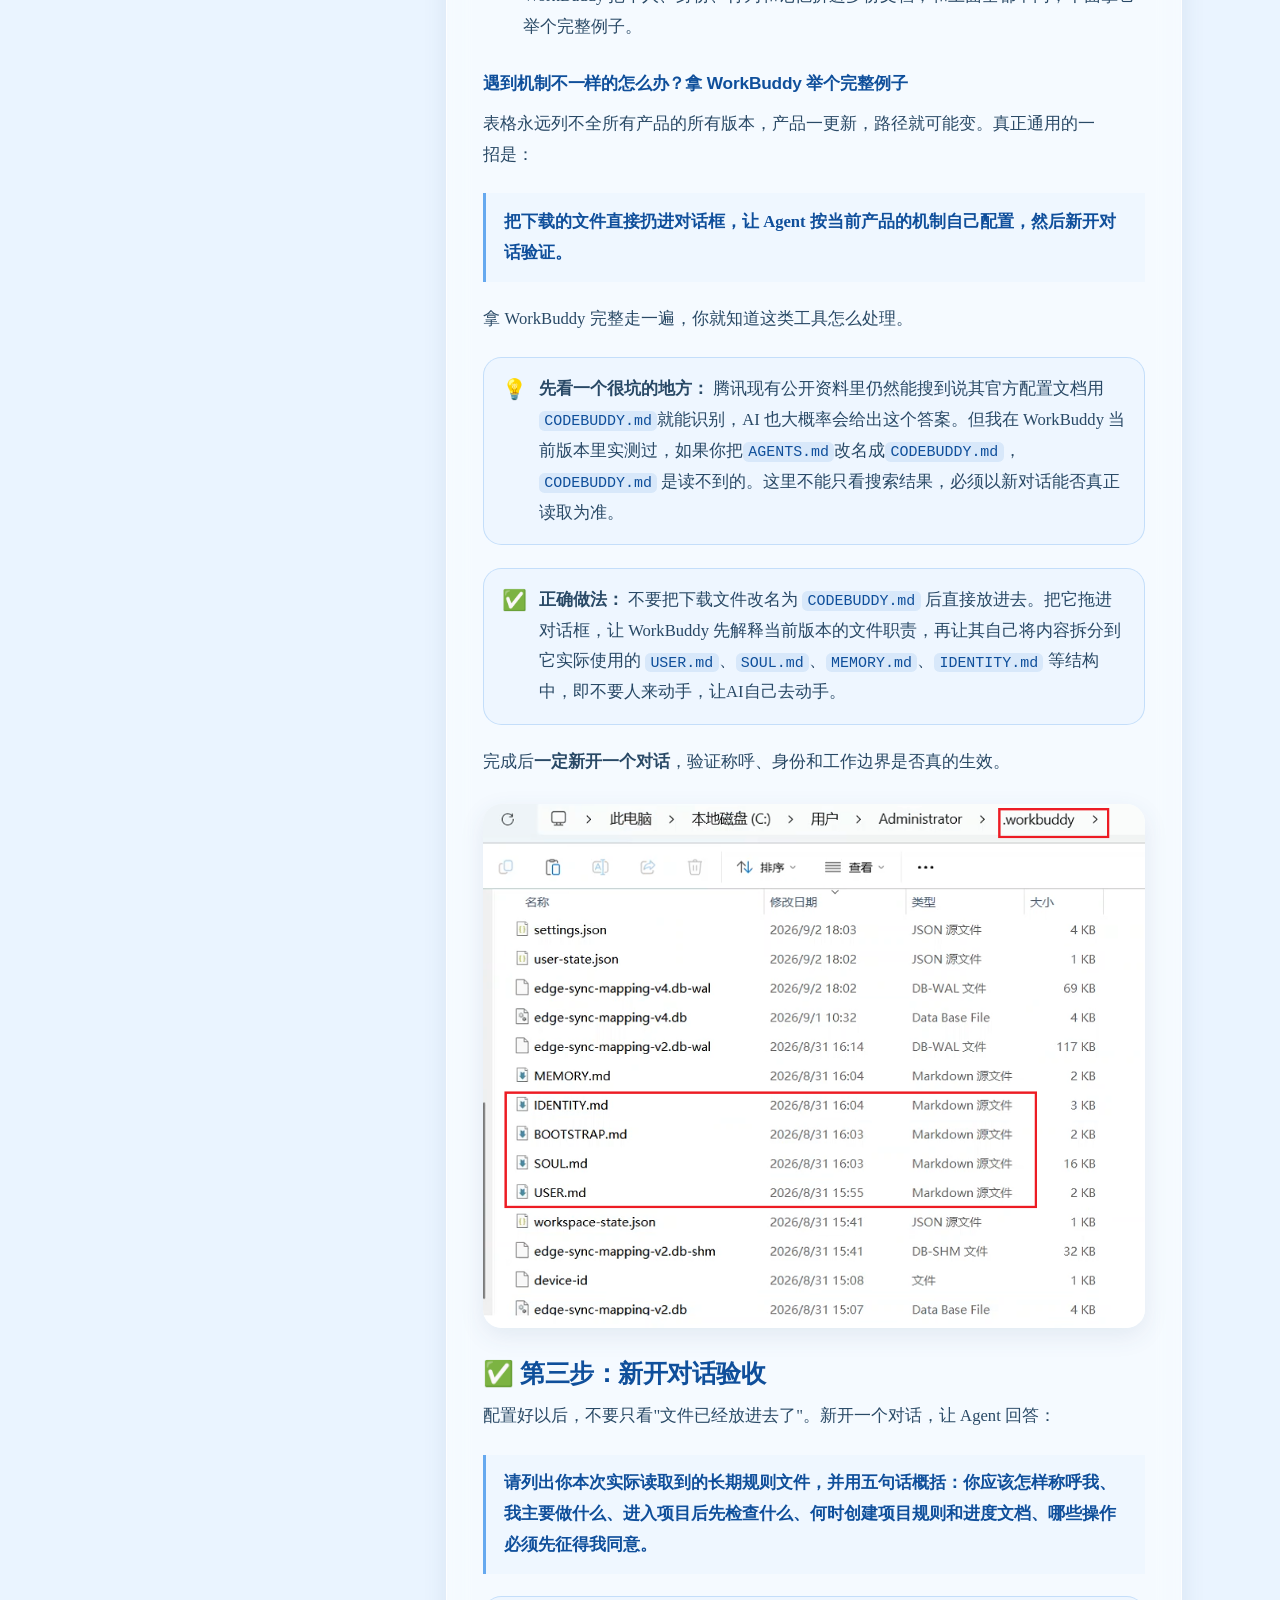
<file: courses/agents-md-project-memory/index.html>
<!doctype html>
<html lang="zh-CN">
  <head>
    <meta charset="UTF-8" />
    <meta name="viewport" content="width=device-width, initial-scale=1" />
    <meta name="theme-color" content="#eaf4ff" />
    <meta name="description" content="让 Agent 在新对话、不同工具和持续迭代中，始终知道项目是什么、已经做到哪里，以及接下来应该怎样做。" />
    <title>02. 别让 AI 每次都从零开始——用 AGENTS.md 管理你的长期项目｜Forverse</title>
    <link rel="icon" href="../../favicon.svg" type="image/svg+xml" />
    <link rel="stylesheet" href="../../css/style.css" />
    <script src="../../js/course.js" defer></script>
  </head>
  <body class="course-page">
    <a class="skip-link" href="#course-content">跳转到课程正文</a>
    <header class="site-header is-scrolled"><div class="container nav-shell"><a class="brand" href="../../index.html#intro" aria-label="返回 Forverse 首页"><span class="brand-mark" aria-hidden="true">F</span><span>Forverse</span></a><nav aria-label="课程导航"><ul class="nav-list"><li><a href="../../index.html#courses">全部课程</a></li><li><a href="../../index.html#contact">联系</a></li></ul></nav></div></header>
    <main id="course-content">
      <header class="course-header"><div class="container"><a class="course-back" href="../../index.html#courses">← 返回全部课程</a><div class="course-hero glass-surface"><div class="course-meta"><span>海绵朋克·普通人的 Agent 底层能力课｜HP-S1-L02</span><span>2026 年 9 月 4 日修改</span></div><h1>别让 AI 每次都从零开始——用 AGENTS.md 管理你的长期项目</h1><p>让 Agent 在新对话、不同工具和持续迭代中，始终知道项目是什么、已经做到哪里，以及接下来应该怎样做。</p></div></div></header>
      <div class="container course-layout">
        <aside class="course-toc glass-surface" data-course-toc data-auto-toc aria-label="本页目录"><p class="toc-label">本页目录</p><ol></ol></aside>
        <article class="course-article">
          <details class="mobile-toc glass-surface" data-course-toc data-auto-toc><summary>展开本页目录</summary><ol></ol></details>
          <div class="sync-note"><strong>同步说明</strong><p>本页已同步飞书课程修订号 482 的公开正文与配图，无需登录飞书即可阅读。飞书原文仅作为来源与版本核对入口。</p><a href="https://mcnj84082pxc.feishu.cn/wiki/SwZawpubzi7fAykvAiUc7e0Zn8g" target="_blank" rel="noopener noreferrer">查看飞书来源 ↗</a></div>
          <section class="course-section"><blockquote><p>课程编号：HP-S1-L02<br />从一个真实任务开始，让 AI 把事情做完。</p></blockquote><aside class="course-callout"><span aria-hidden="true">📥</span><div><p><strong>本节配套下载：通用 Agent 项目工作手册（AGENTS.md）</strong></p><p><strong>国内用户优先使用 Gitee。</strong>点击下方按钮会打开 <code>AGENTS.md</code> 原始内容；电脑按 <strong>Ctrl＋S</strong> 保存，文件名保持为 <code>AGENTS.md</code>。GitHub 备用入口也可以这样保存。</p><p>不需要安装或操作 Git。仓库里的 <code>README.md</code> 是仓库说明，<strong>不用下载，也不用管</strong>。如果 Gitee 暂时打不开，再使用 GitHub 备用入口。</p><p>备用方法：在电脑中新建一个 <code>.txt</code> 文档，把包含后缀的文件名改成 <code>AGENTS.md</code>，再用记事本或编程软件打开；将网页中的全部文字复制进去并保存也可以。</p></div></aside><p><a class="button button-secondary" href="https://gitee.com/boss-yi/sponge-punk-course-materials/raw/master/AGENTS.md" target="_blank" rel="noopener noreferrer">国内下载：Gitee</a> <a class="button button-secondary" href="https://github.com/YeeKuson/haimianpengke-class/raw/refs/heads/main/AGENTS.md" target="_blank" rel="noopener noreferrer">备用下载：GitHub</a></p><p>上一篇文章，我介绍了普通人应该怎样选择 Agent 工具。</p><p>但选对工具只是第一步。真正开始做长期项目以后，你还要解决另一个问题：怎样让 Agent 在一次次新对话、不同工具和持续迭代中，始终知道这个项目是什么、已经做到哪里，以及接下来应该怎样做。</p></section>
          <section class="course-section"><h2 id="section-1" data-toc-heading><strong>🎯 这节课你会学到什么</strong></h2><p>学完这节课，你会知道：</p><ul><li>为什么对话越来越长以后，Agent 容易漏掉要求、答非所问，甚至出现大家常说的“降智”；</li><li>为什么新开对话可以让 Agent 回到更干净的上下文，却不会自动带上上一段对话里的项目信息；</li><li>什么是全局规则和项目级规则，它们分别应该记录什么；</li><li>为什么 Agent 自带的 Memory 不能代替放在项目文件夹里的说明文档；</li><li>怎样使用我提供的全局规范，让 Agent 自动识别并维护 <code>AGENTS.md</code>、<code>CLAUDE.md</code>、<code>PLAN.md</code> 或项目已有的其他文档；</li><li>怎样在旧对话结束前整理项目状态，让新的对话和不同 Agent 用更少的 Token 快速接手；</li><li>Git、提交、分支、忽略清单和云端推送分别解决什么问题，以及怎样让 Agent 代你完成这些操作。</li></ul><aside class="course-callout"><span aria-hidden="true">🚀</span><div><p><strong><u>学会这些内容以后，你对 Agent 的使用会真正上一个台阶。</u></strong></p><p>不再只会让它完成一次性的零散任务，而是成为一个真正敢用、会用 Agent 制作并持续迭代完整产品的人。</p></div></aside></section>
          <section class="course-section"><h2 id="section-2" data-toc-heading><strong>🧩 一、项目做久了，Agent 为什么越来越容易跑偏？</strong></h2><p>如果只是让 AI 改一句文案、查一份资料，事情通常很简单：说清需求，拿到结果，这次对话就结束了。</p><p>但制作一个完整产品不是一次对话就能完成的。你可能今天确定需求，明天修改结构，后天修复问题，过几天又回来继续迭代。随着项目推进，已经确认的方向、不能触碰的边界、做过的尝试和下一步计划会越来越多。</p><aside class="course-callout"><span aria-hidden="true">❓</span><div><p>这时候真正困难的，已经不是让 Agent 完成第一次任务，而是：<strong><u>当它第十次回到这个项目时，还能不能准确接住前九次留下来的信息？</u></strong></p></div></aside><p>最直觉的办法，是所有事情都留在同一个对话里。刚开始确实很好用，Agent 知道你前面说过什么，也知道刚才改过哪些内容。但对话越来越长以后，问题就出现了：刚强调过的要求转头就忘，已经确认的方向又推翻重来，最后甚至开始答非所问。</p><p>很多人把这种现象叫作 <strong>AI“降智”</strong>。但模型不一定是真的突然变笨了。</p><p>模型每次回答，只能依据当时实际进入上下文的信息。对话越来越长，旧要求、新要求、临时讨论和已经失效的方案全挤在一起；有些产品还会压缩、总结或截断较早的内容。信息越多、越杂，模型就越难判断：<strong>现在到底应该听哪一句？</strong></p><p>既然长对话容易跑偏，那就新开一个对话。可新问题马上又来了：新的对话不会自动带上前面讨论出来的项目目标、当前进度和重要决定，你又得从头解释一遍。</p><p>如果你为了节省额度，或者针对不同任务同时使用 Codex、Claude Code、WorkBuddy、TRAE 等多个 Agent，情况还会更麻烦。每换一个工具，你都要重新说明：</p><blockquote><p>这个项目是干什么的？<br />现在做到哪里了？<br />哪些东西已经确认了？<br />哪些操作不能擅自执行？</p></blockquote><p>你当然也可以让新 Agent 重新翻一遍整个项目。但项目越大，它消耗的时间和 Token 越多；如果文件夹里还混着旧稿、废弃方案和名字相似的版本，它重新读完以后，也可能理解出一套和你完全不同的项目现状。</p><aside class="course-callout"><span aria-hidden="true">🎯</span><div><p>长对话跑偏、新对话失忆、换 Agent 重新解释，看起来是三个问题，本质上却是同一件事：<strong>项目的重要信息只留在聊天记录里，没有变成一份可以随项目一起保存、随时重新读取的说明。</strong></p></div></aside><p><strong><u>💬 聊天记录适合交流，不适合当项目说明书。</u></strong></p><p>这节课要解决的，就是这个问题：</p><blockquote><p><strong>怎样把一个项目的重要信息从聊天记录里拿出来，让新对话和不同 Agent 都能快速接上？</strong></p></blockquote><p>答案就是 <code>AGENTS.md</code>。</p></section>
          <section class="course-section"><h2 id="section-3" data-toc-heading><strong>📝 二、不要再把项目记忆寄存在聊天记录里</strong></h2><aside class="course-callout"><span aria-hidden="true">💡</span><div><p>我的方法非常简单：<strong><u>把重要的东西写下来。</u></strong></p></div></aside><p>不是写在聊天框里，而是写进 Agent 会自动读取的 Markdown 文档中，这个Markdown文档就是在项目文件夹中单独增加的一个文件。</p><p>在 Codex 里，这类文档通常叫 <code>AGENTS.md</code>；Claude Code 原生使用 <code>CLAUDE.md</code>；国产 Agent 也有各自类似的机制，配置的时候再讲。名字可能不同，核心作用非常接近：</p><blockquote><p>把原本需要在每个新对话里重复说明的规则，变成 Agent 每次工作前都能重新读取的外部说明书。</p></blockquote><p>这不是给 AI 增加一段神奇记忆，也不能保证它永远不犯错。它真正解决的是三件更朴素的事：</p><ol><li>重要规则不再只存在于某一次聊天里；</li><li>新对话和不同 Agent 有同一个项目入口；</li><li>项目状态变了以后，可以更新文档，而不是继续翻几百条历史消息。</li></ol><aside class="course-callout"><span aria-hidden="true">💡</span><div><p>这里还有一个非常实用的工作习惯：<strong><u>不要试图在同一个对话里把一个长期项目从头做到尾。</u></strong></p></div></aside><p>模型每次回答，都只能利用当时实际进入上下文的信息。对话越来越长以后，前面的内容可能被压缩、总结或截断；即使没有被直接丢掉，大量旧方案、临时讨论和已经失效的要求混在一起，也会挤占模型真正用于当前问题的注意力。于是你会感觉它开始漏要求、重复犯错，甚至答非所问，也就是大家常说的“降智”。</p><p>遇到这种情况，最有效的办法之一就是及时开启新对话，让 Agent 回到一份更干净的上下文里。但如果直接关掉旧对话，前面讨论出来的项目目标、重要决定、当前进度和踩过的坑也会一起断掉。</p><p>所以，在开启新对话之前，先让当前 Agent 把已经确认的信息整理进项目文档。新对话开始后，新的 Agent 先读这份项目入口，就能迅速知道：这个项目是做什么的、现在做到哪里、哪些规则不能违反、接下来应该做什么。</p><p><strong>🔁 一次完整的“旧对话交接 → 新对话续作”流程：</strong></p><pre><code>对话开始变长、出现偏离
→ 让当前 Agent 更新项目文档
→ 开启一个干净的新对话
→ 新 Agent 先读取项目入口
→ 再围绕当前任务读取必要文件
→ 继续工作</code></pre><aside class="course-callout"><span aria-hidden="true">⚡</span><div><p>这样做的价值不只是节省几句重复介绍。没有项目入口时，Agent 往往只能重新扫描文件夹：项目越大，消耗的时间和 Token 越多；如果还混着旧版本、废弃方案和相似文件，它甚至可能把错误文件当成当前标准。</p></div></aside><p>项目级 <code>AGENTS.md</code> 就像放在文件夹门口的一张地图：它先告诉 Agent 应该相信什么、从哪里开始看，再让 Agent 按当前任务读取真正相关的文件。它不会代替阅读项目，但能避免每次换对话、换工具，都靠漫无目的地通读整个项目来猜测背景。</p><p>至于哪些内容应该长期写进项目规则，哪些变化中的进度应该单独维护，后面的实践会具体说明。</p><p>那具体要写什么、写到哪？先分清两类文档。</p></section>
          <section class="course-section"><h2 id="section-4" data-toc-heading><strong>🗂️ 三、先分清两种文档：全局规则和项目规则</strong></h2><aside class="course-callout"><span aria-hidden="true">📁</span><div><p><strong>项目级规则</strong>放在你的项目文件夹中，只服务这个项目。</p></div></aside><p>比如你有一个公众号运营项目，它可以记录：</p><ul><li>这个项目的目标是什么；</li><li>关键文件分别放在哪里；</li><li>哪些内容是当前事实源；</li><li>哪些操作必须先问你；</li><li>最终怎样检查才算完成；</li><li>过去踩过哪些值得避免的坑。</li></ul><p>Agent 进入项目以后先读这份文档，就能先拿到一张&quot;地图&quot;。它不需要为了判断项目是什么，一上来就把整个文件夹漫无目的地读一遍；但本次任务真正涉及的文件，它仍然需要正常查看。</p><figure class="course-figure"><img src="../../assets/images/agents-md-project-memory-media-01.png" alt="课程配图：Agent 进入项目以后先读这份文档，就能先拿到一张&quot;地图&quot;。它不需要为了判断项目是什么，一上来就把整个文件夹漫无目的地读一遍；但本次任务真正涉" loading="lazy" decoding="async" /></figure><aside class="course-callout"><span aria-hidden="true">💡</span><div><p><strong>项目级文档不要写成项目百科。</strong> 越常驻的规则越要短，只保留以后还会反复影响判断的信息。</p></div></aside><aside class="course-callout"><span aria-hidden="true">🌍</span><div><p><strong>全局规则</strong>不属于某一个项目，而是对你使用这个 Agent 时的所有项目生效。</p></div></aside><p>它适合记录：</p><ul><li>你希望被怎样称呼；</li><li>你的身份、主要工作和熟练程度；</li><li>默认语言与沟通方式；</li><li>修改文件、使用外部工具和高风险操作的边界；</li><li>进入一个新项目时，应该先找哪些说明文档；</li><li>项目缺少规则和进度入口时，应该怎样补齐。</li></ul><p>全局规则负责&quot;我平时怎样工作&quot;，项目规则负责&quot;这个项目具体怎样工作&quot;。在采用分层规则的 Agent 中，越靠近当前项目的规则通常越具体。</p><p>你可以把它理解成公司制度和项目约定：公司制度适用于所有项目，但当前项目的技术栈、验收方式和文件入口，仍要看项目自己的说明。</p><figure class="course-figure"><img src="../../assets/images/agents-md-project-memory-media-02.png" alt="课程配图：你可以把它理解成公司制度和项目约定：公司制度适用于所有项目，但当前项目的技术栈、验收方式和文件入口，仍要看项目自己的说明" loading="lazy" decoding="async" /></figure><p><strong>【全局AGENTS.md具体放在哪里，后文会详细介绍，因为不用Agent产品的策略略有不同，不像项目级AGENTS.md文件放在项目文件夹下就行。】</strong></p><h3 id="section-5" data-toc-heading>🧠 Agent 已经有 Memory，为什么还要自己建文档？</h3><p>看到这里，你可能会问：现在很多 Agent 不是自带 Memory 记忆功能吗？它会自动记住我的习惯，为什么还要再维护这些文档？</p><p>Memory 当然有用。它可以把某些操作经验、偏好和历史信息保存下来，让同一个 Agent 在新对话里继续使用。有些记忆只针对当前项目，有些还能跨项目生效。</p><p><strong>⚠️ 我的实际体验：自动记忆可以辅助，但不能当项目的正式说明书。</strong></p><p>第一个问题是，Memory 通常属于某一个 Agent，而不属于你的项目。</p><p>比如 Codex 的本地记忆默认保存在用户目录下的 <code>.codex/memories/</code>（codex默认不开启memory功能，开启后才有这个文件夹。）；Claude Code 虽然会按照项目分别保存 Auto Memory，但文件仍然放在用户目录下的 <code>.claude/projects/</code>，而且官方明确说明它是当前机器本地的，不会自动共享到其他电脑或云端。</p><figure class="course-figure"><img src="../../assets/images/agents-md-project-memory-media-03.png" alt="课程配图：比如 Codex 的本地记忆默认保存在用户目录下的 .codex/memories/（codex默认不开启memory功能，开启后才有这个文件夹" loading="lazy" decoding="async" /></figure><p>换句话说，你从 Codex 切到 Claude Code、WorkBuddy 或 TRAE，<strong>另一个 Agent 并不能直接拿到前一个工具积累的 Memory</strong>。它解决了一部分“同一个工具跨对话”的问题，却没有解决“同一个项目跨 Agent 调配”的问题。</p><p>第二个问题是，自动记忆由 Agent 自己挑选和总结。它更适合保存“以后可能有用”的偏好、经验和规律，却不适合承担必须准确更新的项目状态。Agent 可能没有记录这一轮，也可能只提炼了它认为重要的部分；你不能默认项目目标、最新进度、禁止事项和下一步一定都在里面。</p><p>这三种东西的职责并不一样：</p><div class="course-table-wrap"><table><thead><tr><th><p>内容</p></th><th><p>主要由谁维护</p></th><th><p>最适合记录什么</p></th><th><p>能否跟项目一起交给其他 Agent</p></th></tr></thead><tbody><tr><td><p>Agent Memory</p></td><td><p>Agent 自动提炼</p></td><td><p>偏好、经验、常用规律</p></td><td><p>通常不能</p></td></tr><tr><td><p>项目规则文档</p></td><td><p>你和 Agent 共同维护</p></td><td><p>项目目标、长期规则、关键边界</p></td><td><p>可以</p></td></tr><tr><td><p>项目进度文档</p></td><td><p>你和 Agent 共同维护</p></td><td><p>当前阶段、已完成、下一步、阻塞</p></td><td><p>可以</p></td></tr></tbody></table></div><aside class="course-callout"><span aria-hidden="true">🧠</span><div><p>我的建议不是关闭 Memory，而是<strong><u>别依赖 Memory</u></strong>。让它当一个额外的辅助层就好；真正需要跨对话、跨工具稳定继承的内容，仍然写进项目文件夹里的规则和进度文档。</p></div></aside><p>这并不是我故意把流程搞复杂。<a href="https://learn.chatgpt.com/docs/customization/memories" target="_blank" rel="noopener noreferrer">OpenAI 的 Codex Memory 文档</a>也明确建议：必须持续遵守的规则应该放进 <code>AGENTS.md</code> 或项目文档，Memory 只作为辅助信息；<a href="https://code.claude.com/docs/en/memory" target="_blank" rel="noopener noreferrer">Claude Code 的 Memory 文档</a>同样把 <code>CLAUDE.md</code> 和 Auto Memory 定义成两套互补机制，而不是互相替代。</p><p>前面知道这两个层级的区别就够了。其他设计先不讲，下面直接开始配置；需要的新概念，我们遇到时再解释。</p></section>
          <section class="course-section"><h2 id="section-6" data-toc-heading><strong>🚀 四、实践：下载这份全局规则，让 Agent 自己完成配置</strong></h2><p>如果每次创建项目都要手写项目规则和进度文档，确实很麻烦。</p><p>所以我整理了一份可以直接使用的全局 Agent 工作规范。它会要求 Agent 进入项目后先识别已有文档：</p><ul><li>已经有 <code>AGENTS.md</code>、<code>CLAUDE.md</code>、Rules 目录或其他规则入口，就继续使用；</li><li>已经有 <code>PROJECT_STATE.md</code>、<code>STATUS.md</code>、<code>TODO.md</code> 或承担进度职责的 <code>README.md</code>，就继续维护；</li><li>只有对应职责确实缺失时，才默认补建项目级 <code>AGENTS.md</code> 或 <code>PLAN.md</code>；</li><li>多份文档冲突时先报告，不擅自覆盖、合并或改名。</li></ul><figure class="course-figure"><img src="../../assets/images/agents-md-project-memory-media-04.png" alt="课程配图：已经有 AGENTS.md、CLAUDE.md、Rules 目录或其他规则入口，就继续使用；已经有 PROJECT_STATE.md、STATU" loading="lazy" decoding="async" /></figure><aside class="course-callout"><span aria-hidden="true">📦</span><div><p><strong>实践文件：通用 Agent 项目工作手册</strong></p><p><strong>国内用户优先点击 Gitee。</strong>打开文件原始内容后，电脑按 <strong>Ctrl＋S</strong> 保存为 <code>AGENTS.md</code>；GitHub 备用入口也可以这样保存。仓库里的 <code>README.md</code> 不用下载。</p><p>保存好 <code>AGENTS.md</code> 后，再继续填写使用者档案。整个下载过程不需要安装或操作 Git。</p></div></aside><p><a class="button button-secondary" href="https://gitee.com/boss-yi/sponge-punk-course-materials/raw/master/AGENTS.md" target="_blank" rel="noopener noreferrer">Gitee 下载并开始配置</a> <a class="button button-secondary" href="https://github.com/YeeKuson/haimianpengke-class/raw/refs/heads/main/AGENTS.md" target="_blank" rel="noopener noreferrer">GitHub 备用下载</a></p><h3 id="section-7" data-toc-heading>👤 第一步：先改最开头的使用者档案</h3><p>请至少填写四项：</p><ul><li>希望 Agent 怎样称呼你；</li><li>你的身份；</li><li>经常处理的工作；</li><li>你的电脑或技术熟练程度。</li></ul><h4><strong>📍 为什么要设置称呼？</strong></h4><p>我会明确要求 Agent 每次称呼我为“老板”。这不是为了摆架子，而是给每次回答放进一个非常简单、非常稳定的检查信号。</p><aside class="course-callout"><span aria-hidden="true">🔔</span><div><p>当 Agent 突然不再使用约定称呼时，前面的规则可能已经被大量对话淹没、压缩，或者当前上下文出现冲突。此时别再硬聊：<strong><u>先让它更新项目规则和进度，再开启一个新对话。</u></strong></p></div></aside><p>当然，一次漏掉称呼不能严格证明模型已经“降智”。但它足够简单，也足够显眼，很适合作为普通人观察上下文是否开始不稳定的低成本信号。</p><h4><strong>🧭 为什么要写清身份和经常处理的工作？</strong></h4><aside class="course-callout"><span aria-hidden="true">🎯</span><div><p>大量实际使用经验都指向同一件事：<strong>你越早让 AI 知道自己正在为什么样的人、在哪个领域工作，它给出的回答通常越贴合实际。</strong></p></div></aside><p>比如，同样是“帮我优化一下这篇文章”：</p><ul><li>如果它知道你是公众号作者，就会更关注开篇吸引力、读者节奏、观点和传播效果；</li><li>如果它知道你是论文作者，就应该优先保护原意、术语准确性和学术规范；</li><li>如果它知道你是产品经理，就会更关注用户需求、功能边界、成本和验收标准。</li></ul><p>这不是写一句“你是世界顶级专家”，模型就会凭空升级。真正起作用的是：身份和工作领域提前缩小了判断范围，让 Agent 不必每次猜测“你究竟想要哪一种答案”，也能主动采用更合适的术语、标准和工作方式。</p><p>“经常处理的工作”还会进一步告诉它，你平时反复面对哪些任务。比如你经常写公众号、整理资料和开发小工具，它以后面对模糊需求时，就更容易从这些真实工作场景理解你的目标，而不是给出一套谁都能用、但谁用都不顺手的标准答案。</p><h4><strong>🖥️ 为什么还要填写电脑或技术熟练程度？</strong></h4><p>这一项决定 Agent 应该把步骤写到多细。电脑基础一般，就要说明在哪个窗口操作、路径在哪里、正常结果长什么样；有开发经验，则可以减少基础解释，直接给命令、差异和验证结果。写清楚以后，它不会默认所有人都会终端，也不会对熟练用户反复解释最基础的概念。</p><p>你不需要写一篇自我介绍，几行就够了。例如：</p><pre><code>- 称呼我为：老板
- 我的身份：公众号自媒体写作者、AI 产品人
- 我经常处理：文章写作、资料整理、Agent 工作流和小工具开发
- 我的熟练程度：熟悉办公软件，可以在 AI 指引下使用命令行</code></pre><h3 id="section-8" data-toc-heading>📁 第二步：按照你使用的产品放到正确位置</h3><p>不同产品不会统一读取一个文件名，也不是都放在同一个隐藏目录。下面只列最常见的原生入口（国外工具只保留两个标杆，其余以国产为主）：</p><p><strong>【注意！】</strong></p><p>所有的Agent产品第一次下载时，其C盘的文件夹里，默认都不会有这些全局文档，即便你进行了几次对话，也不会出现，需要你自己把这个文档放进去。但是<strong>WorkBuddy是个例外</strong>，其第一次对话的时候会让你填一个表，把对你的称呼、对它的称呼等信息填写，然后会直接生成4份.md文档，这点和其它大部分agent产品都不一样，所以对WorkBuddy全局文档的配置，我会在后文单独说明。</p><div class="course-table-wrap"><table><thead><tr><th><p>产品</p></th><th><p>用户级／全局入口</p></th><th><p>项目级入口</p></th><th><p>最省事的做法</p></th></tr></thead><tbody><tr><td><p>Codex</p></td><td><p><code>C:\Users\&lt;你的用户名&gt;\.codex\AGENTS.md</code></p></td><td><p>项目文件夹中的 <code>AGENTS.md</code></p></td><td><p>直接使用下载文件</p></td></tr><tr><td><p>Claude Code</p></td><td><p><code>C:\Users\&lt;你的用户名&gt;\.claude\CLAUDE.md</code></p></td><td><p><code>CLAUDE.md</code> 或 <code>.claude/CLAUDE.md</code></p></td><td><p>将下载文件复制并命名为 <code>CLAUDE.md</code></p></td></tr><tr><td><p>WorkBuddy</p></td><td><p>当前版本使用多份身份与记忆文档</p></td><td><p><code>USER.md</code>、<code>SOUL.md</code>、<code>MEMORY.md</code>、<code>IDENTITY.md</code> 等</p></td><td><p>把下载文件交给 WorkBuddy，让它自动拆分配置</p></td></tr><tr><td><p>TRAE／TraeWork</p></td><td><p>Windows 下为 <code>%userprofile%/.trae-cn/user_rules</code></p></td><td><p><code>.trae/rules/</code>，桌面版也可导入根目录 <code>AGENTS.md</code></p></td><td><p>从&quot;设置→规则&quot;导入或创建，并打开相应兼容开关</p></td></tr><tr><td><p>Qoder CLI CN</p></td><td><p><code>C:\Users\&lt;你的用户名&gt;\.qoder-cn\AGENTS.md</code></p></td><td><p>项目根目录 <code>AGENTS.md</code>，也支持 <code>.qoder/rules/</code></p></td><td><p>可以直接使用下载文件</p></td></tr><tr><td><p>百度 Comate</p></td><td><p>通过 Rules 功能管理</p></td><td><p><code>.comate/rules/</code> 下的 <code>*.mdr</code></p></td><td><p>把下载文件交给 Comate，让它转换为自己的规则格式</p></td></tr></tbody></table></div><p><code>&lt;你的用户名&gt;</code> 要换成你自己的 Windows 用户名，其实就是C盘用户文件夹下，除了“公用”文件夹外的另外一个文件夹，这里由于隐私问题打码了。<code>.codex</code>、<code>.claude</code>、<code>.trae-cn</code>、<code>.qoder-cn</code> 这类以点开头的文件夹可能默认隐藏。</p><figure class="course-figure"><img src="../../assets/images/agents-md-project-memory-media-05.png" alt="课程配图：&lt;你的用户名&gt; 要换成你自己的 Windows 用户名，其实就是C盘用户文件夹下，除了“公用”文件夹外的另外一个文件夹，这里由于隐私问题打码了。" loading="lazy" decoding="async" /></figure><p>你会发现，国产工具并不都使用同一种格式：</p><ul><li>Qoder CLI CN 原生就使用 <code>AGENTS.md</code>，全局和项目级都比较接近 Codex 的用法；</li><li>TRAE 和 TraeWork 更强调&quot;规则&quot;面板，桌面版虽然可以兼容项目根目录的 <code>AGENTS.md</code>，但需要在导入设置中打开对应开关；</li><li>百度 Comate 使用 <code>.comate/rules/</code> 下的 <code>*.mdr</code> 规则文件，不能只靠把文件改名为 <code>AGENTS.md</code>；</li><li>WorkBuddy 把个人、身份、行为和记忆拆进多份文档，和上面全都不同，下面拿它举个完整例子。</li></ul><h4>遇到机制不一样的怎么办？拿 WorkBuddy 举个完整例子</h4><p>表格永远列不全所有产品的所有版本，产品一更新，路径就可能变。真正通用的一招是：</p><blockquote><p><strong>把下载的文件直接扔进对话框，让 Agent 按当前产品的机制自己配置，然后新开对话验证。</strong></p></blockquote><p>拿 WorkBuddy 完整走一遍，你就知道这类工具怎么处理。</p><aside class="course-callout"><span aria-hidden="true">💡</span><div><p><strong>先看一个很坑的地方：</strong> 腾讯现有公开资料里仍然能搜到说其官方配置文档用 <code>CODEBUDDY.md</code>就能识别，AI 也大概率会给出这个答案。但我在 WorkBuddy 当前版本里实测过，如果你把<code>AGENTS.md</code>改名成<code>CODEBUDDY.md</code>，<code>CODEBUDDY.md</code> 是读不到的。这里不能只看搜索结果，必须以新对话能否真正读取为准。</p></div></aside><aside class="course-callout"><span aria-hidden="true">✅</span><div><p><strong>正确做法：</strong> 不要把下载文件改名为 <code>CODEBUDDY.md</code> 后直接放进去。把它拖进对话框，让 WorkBuddy 先解释当前版本的文件职责，再让其自己将内容拆分到它实际使用的 <code>USER.md</code>、<code>SOUL.md</code>、<code>MEMORY.md</code>、<code>IDENTITY.md</code> 等结构中，即不要人来动手，让AI自己去动手。</p></div></aside><p>完成后<strong>一定新开一个对话</strong>，验证称呼、身份和工作边界是否真的生效。</p><figure class="course-figure"><img src="../../assets/images/agents-md-project-memory-media-06.png" alt="课程配图：完成后一定新开一个对话，验证称呼、身份和工作边界是否真的生效" loading="lazy" decoding="async" /></figure><h3 id="section-9" data-toc-heading>✅ 第三步：新开对话验收</h3><p>配置好以后，不要只看&quot;文件已经放进去了&quot;。新开一个对话，让 Agent 回答：</p><blockquote><p>请列出你本次实际读取到的长期规则文件，并用五句话概括：你应该怎样称呼我、我主要做什么、进入项目后先检查什么、何时创建项目规则和进度文档、哪些操作必须先征得我同意。</p></blockquote><aside class="course-callout"><span aria-hidden="true">✅</span><div><p><strong>只有它能准确回答，才说明配置真正生效。</strong></p></div></aside></section>
          <section class="course-section"><h2 id="section-10" data-toc-heading><strong>🔍 五、我提供的全局规范，最值得看懂这四处</strong></h2><h3 id="section-11" data-toc-heading>👤 1. 使用者档案：减少每次重新解释自己</h3><p>称呼、身份和主要工作不是装饰。</p><p>比如我是公众号自媒体写作者，也是互联网 AI 技术和 Agent 产品人。Agent 知道这件事以后，处理文章时应该重视观点、叙事和可信度；处理代码时则要重视可维护性和验证。</p><aside class="course-callout"><span aria-hidden="true">💡</span><div><p><strong>同一个要求，不同身份需要的答案完全不同。</strong> 提前写清楚，是在给 Agent 一个稳定的判断背景。</p></div></aside><h3 id="section-12" data-toc-heading>📄 2. 项目规则和 PLAN.md：稳定信息与动态信息分开</h3><aside class="course-callout"><span aria-hidden="true">📄</span><div><p><strong>项目规则</strong>告诉 Agent“这里是什么、应该怎样做”；<strong><code>PLAN.md</code></strong> 告诉它“已经做到哪里、下一步做什么”。</p></div></aside><p>前者不要太长，后者不要堆历史。每次完成实质工作，只更新真正变化的内容；没有验证过的事项不能写成&quot;已完成&quot;。</p><h3 id="section-13" data-toc-heading>🔄 3. 兼容已有项目：先识别职责，再决定文件名</h3><p>现实中的项目不会整齐地只使用 <code>AGENTS.md</code>。</p><p>有的用 <code>CLAUDE.md</code>，有的用 <code>.trae/rules/</code>，有的用 <code>.comate/rules/</code>，有的把规则和进度都写在 <code>README.md</code>。因此我没有要求 Agent 看到项目就无脑创建两份新文件，而是先判断现有文档分别承担什么职责。</p><aside class="course-callout"><span aria-hidden="true">✅</span><div><p><strong>能复用就复用，缺什么才补什么。</strong> 这样既能兼容旧项目，也不会在同一文件夹里制造几份互相矛盾的“最高说明”。</p></div></aside><h3 id="section-14" data-toc-heading>🔁 4. 对话太长时，先更新进度，再开启新对话</h3><p>完成配置以后，真正的用法才刚开始。</p><p>当你感觉对话已经很长、Agent 开始漏要求，或者当前阶段已经完成时，直接对它说：</p><blockquote><p>更新一下项目规则和进度文档，只保留下一次继续工作真正需要的信息。完成后告诉我，新对话应该从哪一步开始。</p></blockquote><p>确认文档已经更新，再开启新对话。新对话开始后，让 Agent 先回答：</p><blockquote><p>读取当前项目的规则和进度，告诉我项目现在处于什么阶段，下一步是什么。先不要修改文件。</p></blockquote><aside class="course-callout"><span aria-hidden="true">🎉</span><div><p>如果它能准确复述<strong>项目目标、当前阶段和下一步</strong>，这次交接就成功了。</p></div></aside><p>我自己还会让模型每次称呼我为&quot;老板&quot;。哪天它突然不这么叫了，我会把这当成一个提醒：当前上下文可能已经开始不稳定，该让它更新项目进度并考虑换新对话了。</p><p>当然，一次漏掉称呼只是预警信号，不代表模型真的变笨了。</p><figure class="course-figure"><img src="../../assets/images/agents-md-project-memory-media-07.png" alt="课程配图：当然，一次漏掉称呼只是预警信号，不代表模型真的变笨了" loading="lazy" decoding="async" /></figure></section>
          <section class="course-section"><h2 id="section-15" data-toc-heading><strong>✂️ 六、AGENTS.md 不是越长越好</strong></h2><aside class="course-callout"><span aria-hidden="true">💡</span><div><p>规则文件会占用每次会话的上下文。<strong><u>写得越长，不代表 Agent 越聪明。</u></strong></p></div></aside><p><strong>✅ 一个优秀的项目规则文档，只应该保留三类内容：</strong></p><ul><li>以后会多次影响决策的信息；</li><li>具体到可以检查的规则；</li><li>删除以后很可能再次犯错的重要教训。</li></ul><p>临时任务不要塞进去，流水账不要塞进去，从文件夹本身一眼就能看出的内容也不要抄一遍。</p><p><strong><u>🎯 目标：让下一个 Agent 在最短时间内做出正确判断。</u></strong></p></section>
          <section class="course-section"><h2 id="section-16" data-toc-heading><strong>💾 七、最后再说 Git：写文档不强求，写代码真心建议</strong></h2><p>前面我没有把 Git 设成所有人的必做项。</p><p>如果你只是处理几份 Word、Markdown 或资料，软件本身有历史版本，或者项目只有少量变化，用 <code>v1</code>、<code>v2</code> 保存几份文件完全可以。没必要为了显得专业，给所有文件夹都初始化 Git。</p><p>但如果你在写代码，我真的建议至少让 Agent 提醒你使用 Git。</p><p>我在接触 Git 前，经常遇到一个崩溃的问题：某段代码之前明明好好的，改完一个新功能以后却出 Bug 了。我只能跟 AI 说&quot;退回去&quot;，可一旦对话已经很长，或者已经换了新对话，AI 也不知道&quot;退回去&quot;到底是退到哪里，只会继续猜，代码越改越乱。</p><p>我也试过每改一版就复制一个文件夹：<code>project_v1</code>、<code>project_v2</code>、<code>project_final</code>、<code>project_真的final</code>……</p><p>拜托，这不仅很蠢，而且几周以后，我怎么知道每一个版本到底改了什么？😭</p><p>Git 解决的正是这个问题。</p><aside class="course-callout"><span aria-hidden="true">🤖</span><div><p><strong>这一节不是让你背 Git 命令。</strong> 你不需要亲自操作，让 AI 替你做就行；你要做的，是看懂每个动作在干什么，知道什么时候该点头，什么时候该拦住它。</p></div></aside><h3 id="section-17" data-toc-heading>🧰 你只需要看懂这五个功能</h3><p><strong>📸 1. 提交（commit）：给项目拍一个可回溯的存档点。</strong></p><p>每完成一小轮已经验证的修改，就让 Agent 提交一次。提交不只是复制一份文件，还会记录哪些文件发生了变化，以及你为什么改。</p><p>以后出现问题，你可以查看两个版本之间的差异，找到 Bug 是从哪一次修改开始出现的——不用再靠猜。</p><p><strong>☁️ 2. 推送（push）：把本地提交上传到 GitHub 云端存储。</strong></p><p>本地提交只存在你这台电脑里，硬盘坏了，本地仓库也可能一起丢失。推送到 GitHub（或 Gitee）等平台以后，云端就多了一份异地副本，换台电脑也能接着用。</p><aside class="course-callout"><span aria-hidden="true">💡</span><div><p><strong><u>推送会改变外部状态。</u></strong> 仓库是公开还是私有、有没有包含隐私文件、远程地址是否正确，都应该在推送前检查。不要让 Agent 在没有确认的情况下自动推送。</p></div></aside><p><strong>🙈 3. 忽略清单（.gitignore）：告诉 Git 哪些东西不应该保存。</strong></p><p>依赖目录、临时文件、构建产物、大型数据，通常没有必要反复保存；<code>.env</code>、密钥、Token 和隐私文件，更不应该提交到仓库。这相当于告诉 Git：&quot;这些还没有被跟踪的文件，请忽略。&quot;</p><p>还有一个很容易踩的坑：<strong>某个文件如果已经被 Git 跟踪，后来才写进 </strong><strong><code>.gitignore</code></strong><strong>，它不会自动从历史中消失。</strong> 如果里面有密钥，也不能只靠删除文件解决，因为密钥可能仍在历史记录中；应该立即撤销或轮换密钥，再处理仓库历史。</p><p><strong>🌿 4. 分支（branch）：给不确定的实验单独开一条线。</strong></p><p>分支可以理解成从当前稳定版本旁边岔出去的一条实验线。</p><p>假如你想做一个大功能，又不确定能不能成功，就让 Agent 先创建新分支，实验中的提交留在这条分支上，不必立刻影响主分支。做成了，再合并回主分支；没做成，就先切回主分支。这样你保留了实验过程，也保留了一条相对稳定的主线。</p><p><strong>⏪ 5. 恢复：回到任何一个存档点。</strong></p><p>这是 Git 相对&quot;复制文件夹&quot;最大的优势：每一版改了什么都清清楚楚，&quot;退回去&quot;不再是玄学，而是让 Agent 精确回到指定的版本。</p><p>不过，&quot;版本可恢复&quot;不等于完全零风险：没有提交的本地修改、误删文件、错误合并仍然可能制造麻烦。<strong>涉及回退、覆盖、删除、改写历史或强制推送时，必须由你确认。</strong></p><h3 id="section-18" data-toc-heading>🤖 让 AI 替你操作</h3><p><strong>💬 命令不用记，先记住下面两个使用场景就够了。</strong></p><p><strong>新代码项目想用 Git，对 Agent 说：</strong></p><blockquote><p>这是一个代码项目。我想用 Git 保存版本。请先检查当前目录是否已经是 Git 仓库，并列出准备忽略和纳入版本管理的文件；等我确认后再初始化。</p></blockquote><p><strong>平时干活，形成一个习惯：</strong> 每完成一个可以独立说明、已经验证的小功能，就让 Agent 提交一次。提交说明要写清楚&quot;改了什么&quot;，不要只写&quot;更新&quot;&quot;调整&quot;&quot;修复 Bug&quot;。</p><p>还有一句要记住：Git <strong>不会自动替你保存</strong>每次修改——仓库建好只是开始，之后每一步稳定的修改都要<strong>人工命令AI提交</strong>。（当然，如果你下过一次指令，后续AI大概率会自己自动提交）</p><p>想深入了解 Git 的命令和团队协作，等你用顺手了再自己探索，这篇只负责让你看懂它、指挥它。</p></section>
          <section class="course-section"><h2 id="section-19" data-toc-heading>✅ 最后验收：你是不是真的完成了？</h2><p>完成本课后，请检查：</p><label class="course-check-item"><input type="checkbox" disabled /><span>全局规则文件已经放进当前 Agent 真正会读取的位置；</span></label><label class="course-check-item"><input type="checkbox" disabled /><span>新对话能准确说出你的称呼、身份和主要工作；</span></label><label class="course-check-item"><input type="checkbox" disabled /><span>Agent 知道进入已有项目后要先识别规则与进度事实源；</span></label><label class="course-check-item"><input type="checkbox" disabled /><span>项目没有现成入口时，Agent 知道默认补建项目规则和 <code>PLAN.md</code>；</span></label><label class="course-check-item"><input type="checkbox" disabled /><span>项目已有同类文档时，Agent 不会机械创建重复文件；</span></label><label class="course-check-item"><input type="checkbox" disabled /><span>项目规则只保留长期有效的信息，没有塞入临时任务和流水账；</span></label><label class="course-check-item"><input type="checkbox" disabled /><span>如果你只处理普通文档，没有被强制要求使用 Git；</span></label><label class="course-check-item"><input type="checkbox" disabled /><span>如果你在写代码，已经知道提交、推送、忽略清单、分支和恢复分别解决什么问题。</span></label></section>
          <section class="course-section"><h2 id="section-20" data-toc-heading>🧯 两个最常见的问题</h2><h3 id="section-21" data-toc-heading>❌ E01：文件已经放好了，新对话却完全没读取</h3><p><strong>先看证据：</strong> 让 Agent 列出本次实际加载的规则文件，不要只问&quot;你读了吗&quot;。</p><p><strong>最可能的原因：</strong> 文件名不属于当前产品的原生规则格式、目录放错、当前入口不支持这类规则，或者需要重启／新开会话。</p><p><strong>最小修复：</strong> 别只信搜索结果（回顾 WorkBuddy 那个 <code>CODEBUDDY.md</code> 的坑），把文件直接交给 Agent，让它按当前版本的原生机制说明并配置；再对照官方文档核对你的产品。</p><p><strong>重新验收：</strong> 新开会话，要求它复述称呼、项目启动步骤和高风险操作边界。</p><h3 id="section-22" data-toc-heading>🧹 E02：项目里的规则越写越长，Agent 还是会漏</h3><p><strong>先看证据：</strong> 查找重复、矛盾、已经失效的要求，以及被塞进规则文件的临时任务。</p><p><strong>最小修复：</strong> 稳定规则留在项目规则文档，当前进度移到 <code>PLAN.md</code>，专项流程按需读取；删掉重复和过期内容。</p><p><strong>重新验收：</strong> 新开会话，让 Agent 用五句话概括最重要的项目约束。如果它仍然无法概括，说明文档还不够清楚。</p></section>
          <section class="course-section"><h2 id="section-23" data-toc-heading><strong>🌟 写在最后</strong></h2><p>AGENTS.md 最重要的价值，不是让 AI 突然变成另一个模型，而是把你的工作方式从&quot;只存在于聊天记录里&quot;，变成一套可以检查、维护和交接的项目系统。</p><p>你不必把所有知识都学会，也不必背下全部命令。但你至少要知道：什么信息应该写下来，什么状态应该单独维护，什么修改应该留下版本，什么结果必须由自己验收。</p><aside class="course-callout"><span aria-hidden="true">📥</span><div><p><strong><u>本节课提供的 AGENTS.md 请务必下载并配置好。</u></strong></p><p>国内用户优先使用 Gitee：打开 <code>AGENTS.md</code> 原始内容后，电脑按 <strong>Ctrl＋S</strong> 保存；GitHub 备用入口也可以这样保存。<code>README.md</code> 不用下载，GitHub 只作为备用入口。</p><p>先填入自己的信息，再把 <code>AGENTS.md</code> 交给你正在使用的 Agent。多拿它做几次真实项目、经历几轮新旧对话交接，你会逐渐发现，这套简单的方法能够有效提升你制作和持续迭代项目的能力。</p></div></aside><p><a class="button button-secondary" href="https://gitee.com/boss-yi/sponge-punk-course-materials/raw/master/AGENTS.md" target="_blank" rel="noopener noreferrer">国内优先：Gitee 下载</a> <a class="button button-secondary" href="https://github.com/YeeKuson/haimianpengke-class/raw/refs/heads/main/AGENTS.md" target="_blank" rel="noopener noreferrer">备用：GitHub 下载</a></p><p>下一次它又开始答非所问时，不要继续在一段已经混乱的对话里硬撑。让它更新项目进度，开一个新对话，从清楚的项目入口重新开始。</p><p>正好在我写这节课的时候，OpenAI 发布了 GPT‑6 Astra。官方介绍中有一项与本文高度相关的更新：Codex 过去在长任务中主要依靠压缩来总结上下文，压缩时可能遗漏某次修复为什么失败、某个组件怎样运行等细节；使用 Astra 后，Codex 可以在上下文窗口装满时继续保留笔记，并搜索更早上下文窗口里的消息和工具输出。<a href="https://openai.com/index/gpt-6-astra/" target="_blank" rel="noopener noreferrer">OpenAI 官方介绍</a>称，这项功能目前需要在 Codex 中手动开启，接下来几周才会逐步成为 Astra 的默认能力。</p><p>准确地说，这不是“所有新对话都自动拥有完整项目记忆”，而是一种更强的长任务上下文保留与检索方式。但它已经说明了一个趋势：随着 Agent 继续进化，我们今天手动整理项目背景和进度的部分工作，未来很可能会越来越自动化。除了 Git 这种独立的版本管理能力，这节课里介绍的一些方法，也可能逐渐被 Agent 自己更强的项目功能接管。</p><p>但技术是一点点迭代出来的。至少在现阶段，你不能默认自己使用的每一款 Agent，都已经拥有 Astra 这种能力；即便同一个 Agent 能记住更长的历史，它的记忆也不等于一份可以由你检查、修改并交给其他工具的项目说明书。</p><p>因此，现在请一定学会在项目中建立标准的 <code>AGENTS.md</code>，或者使用当前 Agent 原生支持的同类规则文件。它真正教给你的，不只是怎样绕过一次“降智”，而是怎样把项目目标、规则、进度和经验管理好，让一个项目拥有可以稳定延续的“记忆”。</p><p>下一节课，我们会继续深入 Agent 内部真正强大的能力，也是最能拉开普通聊天式使用和企业级 Agent 工作流差距的三样东西：<strong>Skill、MCP 和 CLI。</strong></p></section>
          <nav class="course-navigation" aria-label="前后课程"><a href="../ai-tool-selection/index.html"><small>上一课</small><strong>← 01. 你应该用什么 AI 工具</strong></a><a href="../mobile-agent-remote/index.html"><small>附加课</small><strong>02½. 用手机调用电脑 Agent →</strong></a></nav>
        </article>
      </div>
    </main>
    <footer class="site-footer"><div class="container footer-layout"><p><strong>Forverse</strong> · Forward engineering for backward work.</p><p>© <span data-current-year>2026</span> 海绵朋克</p></div></footer>
  </body>
</html>
</file>
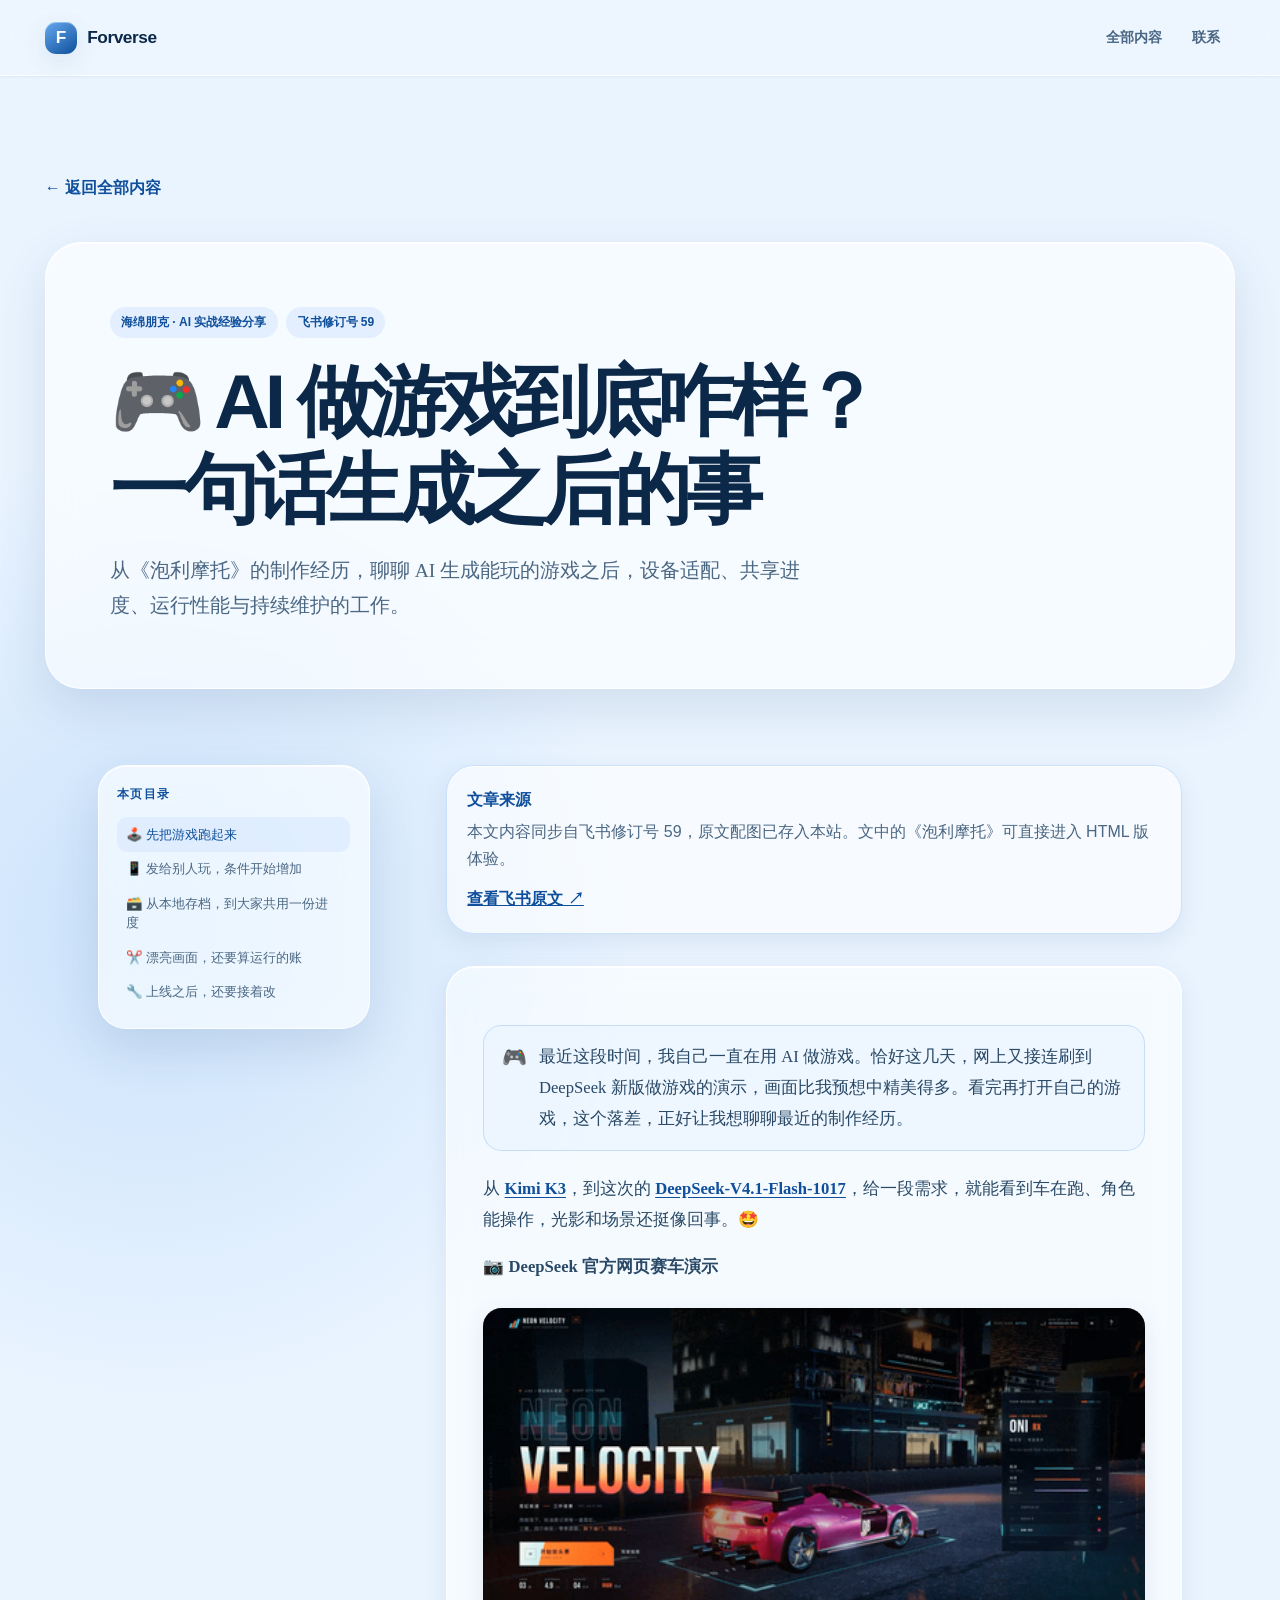
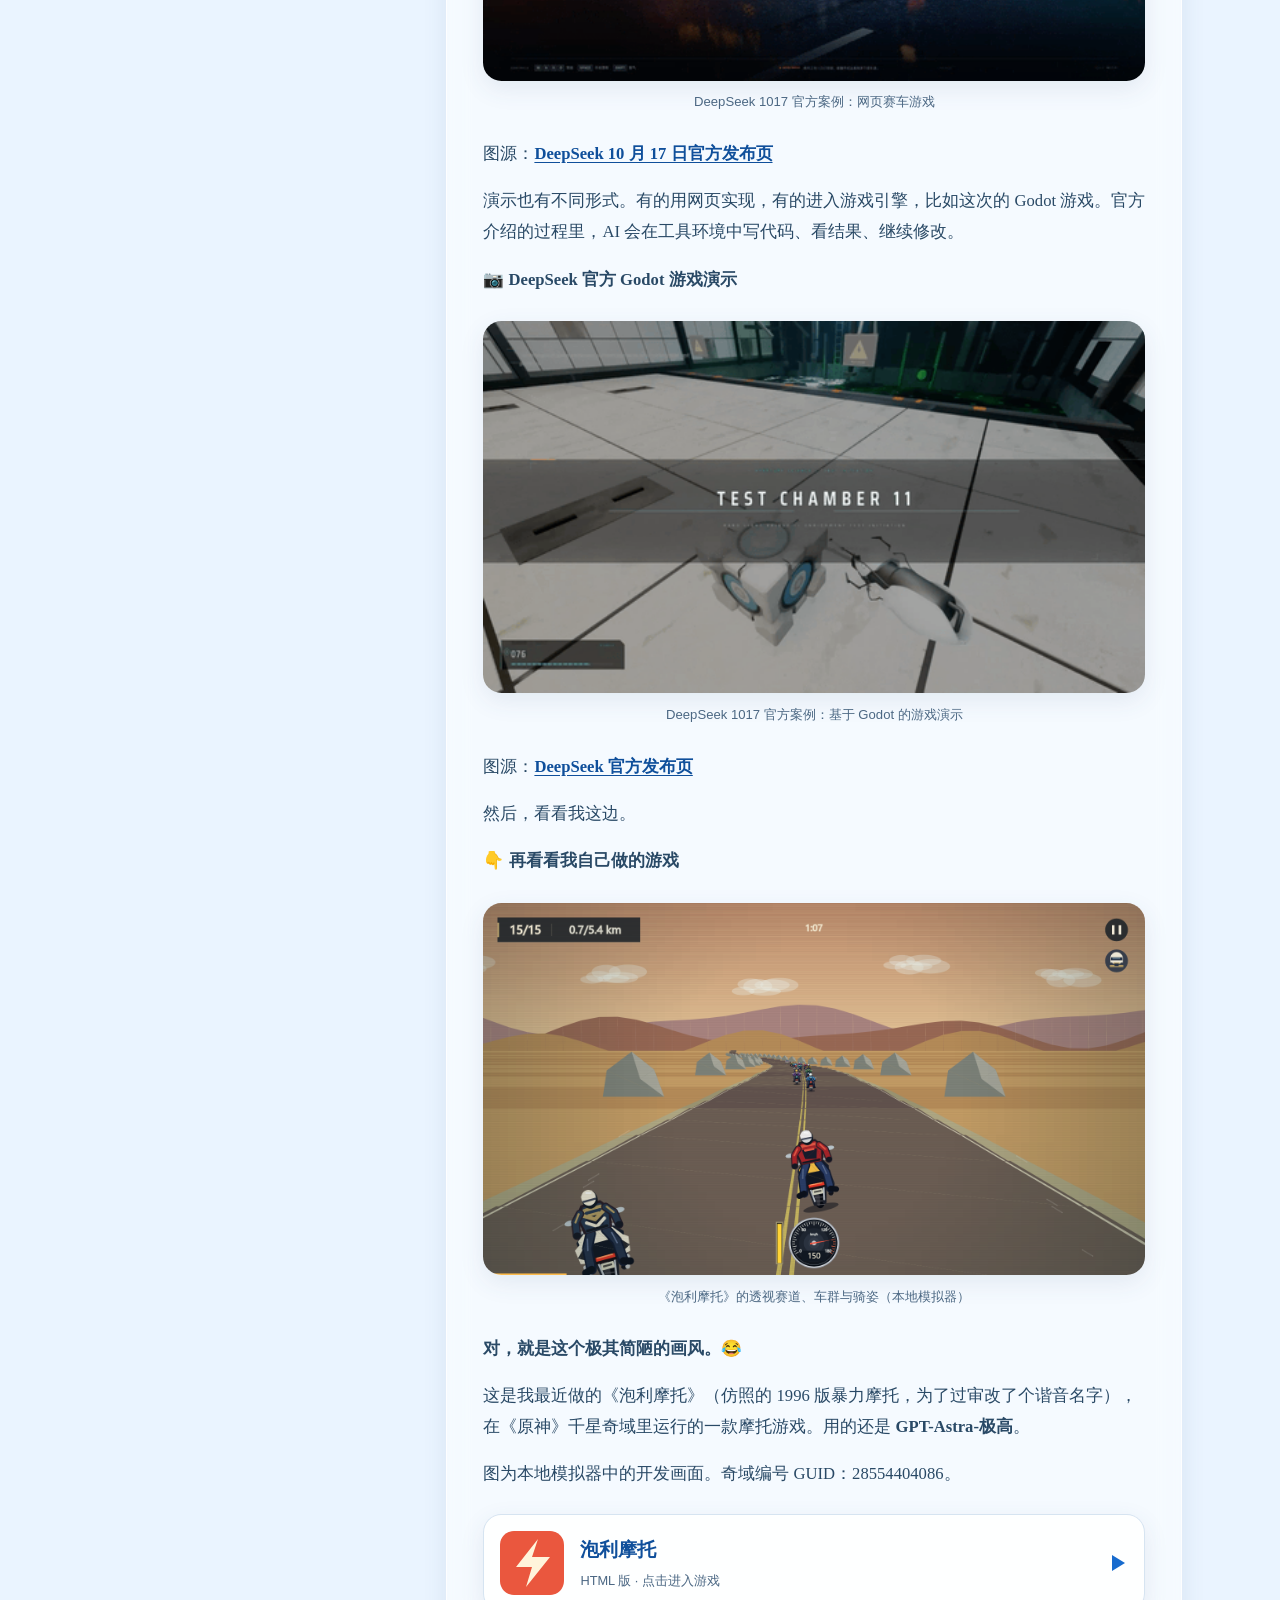
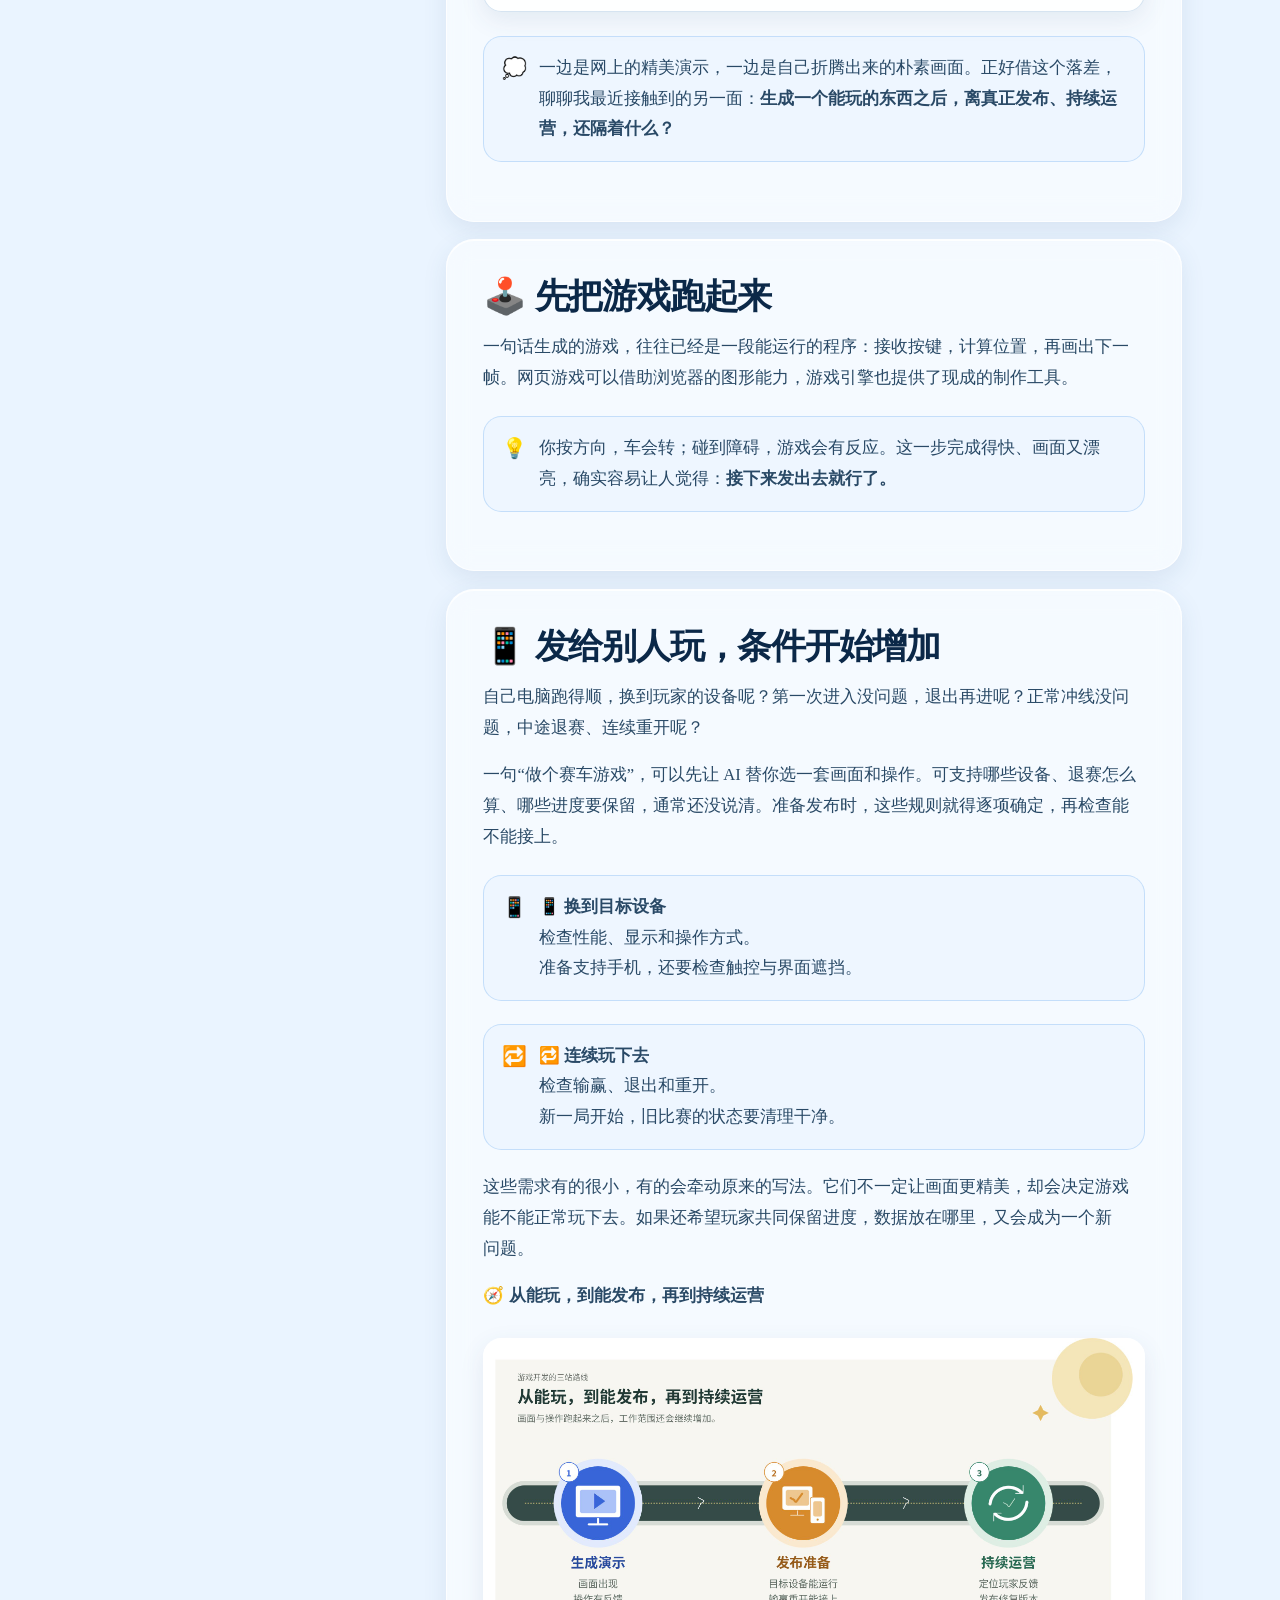
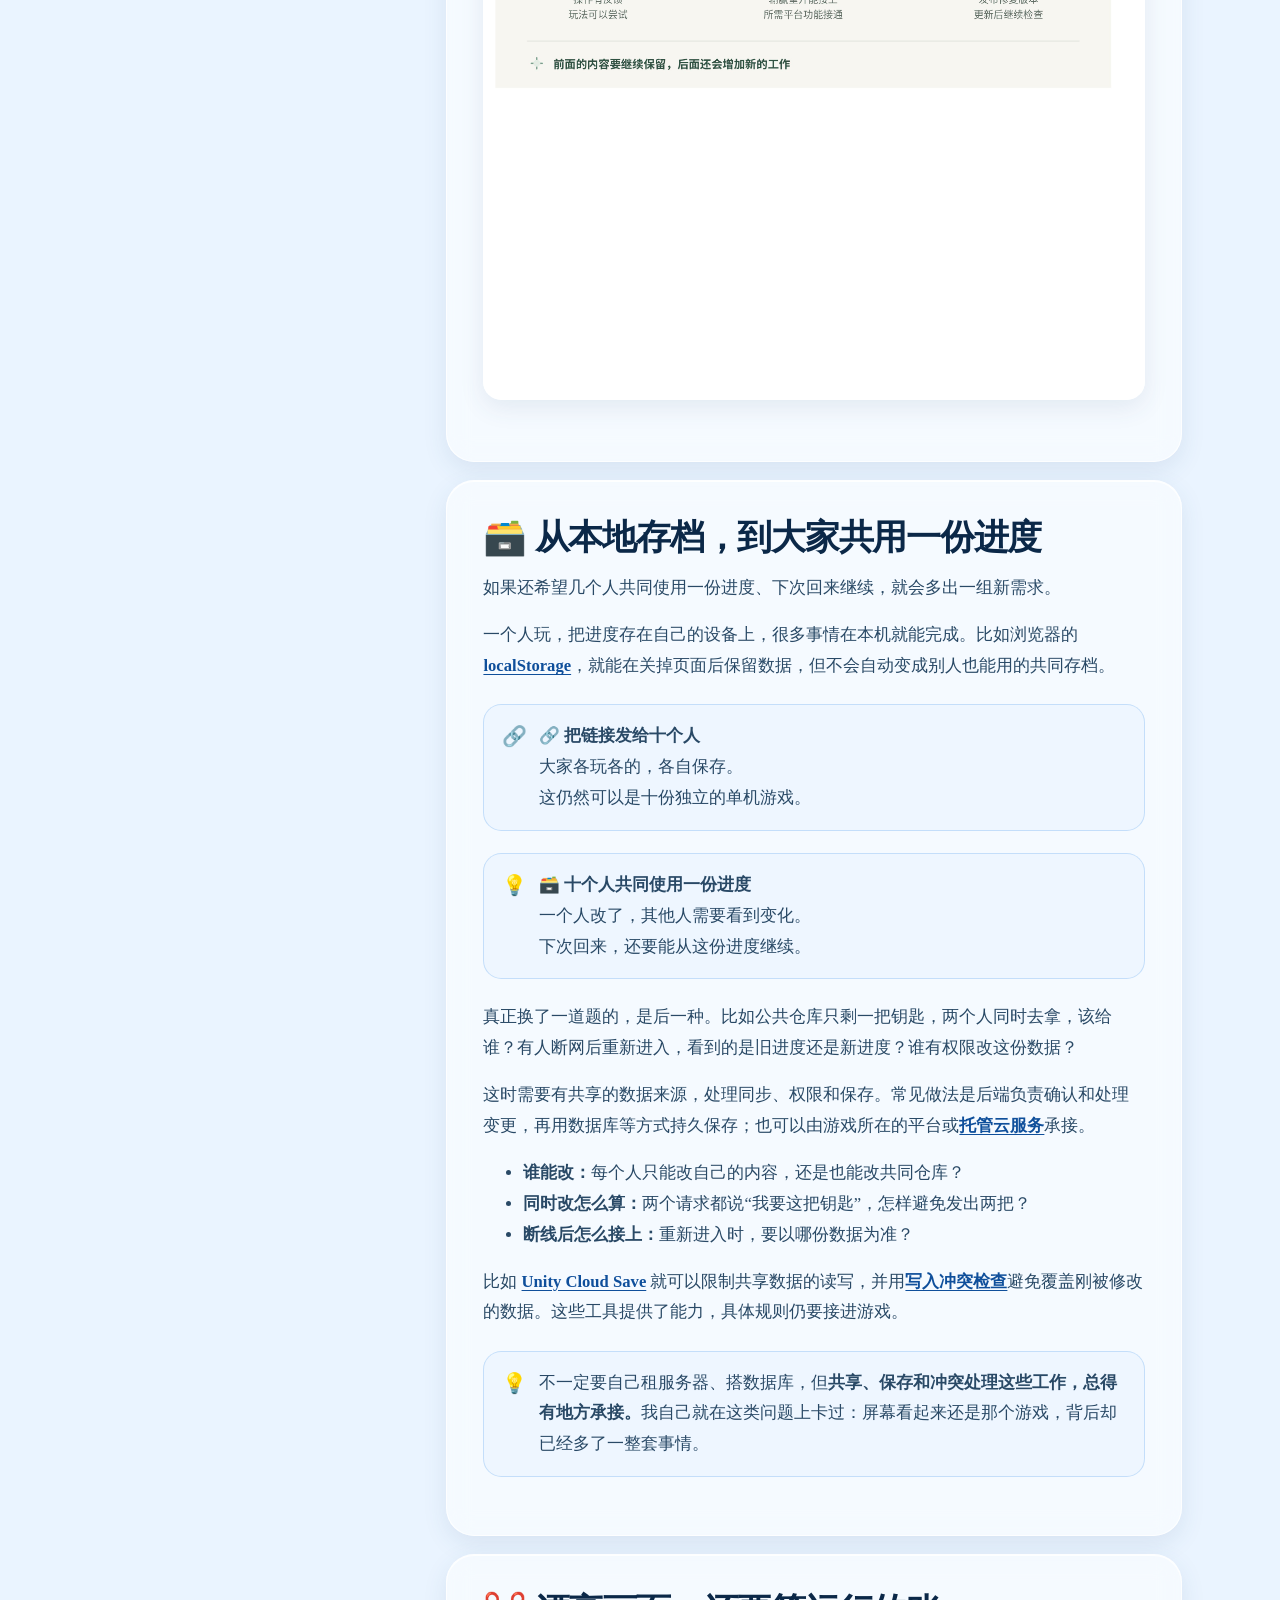
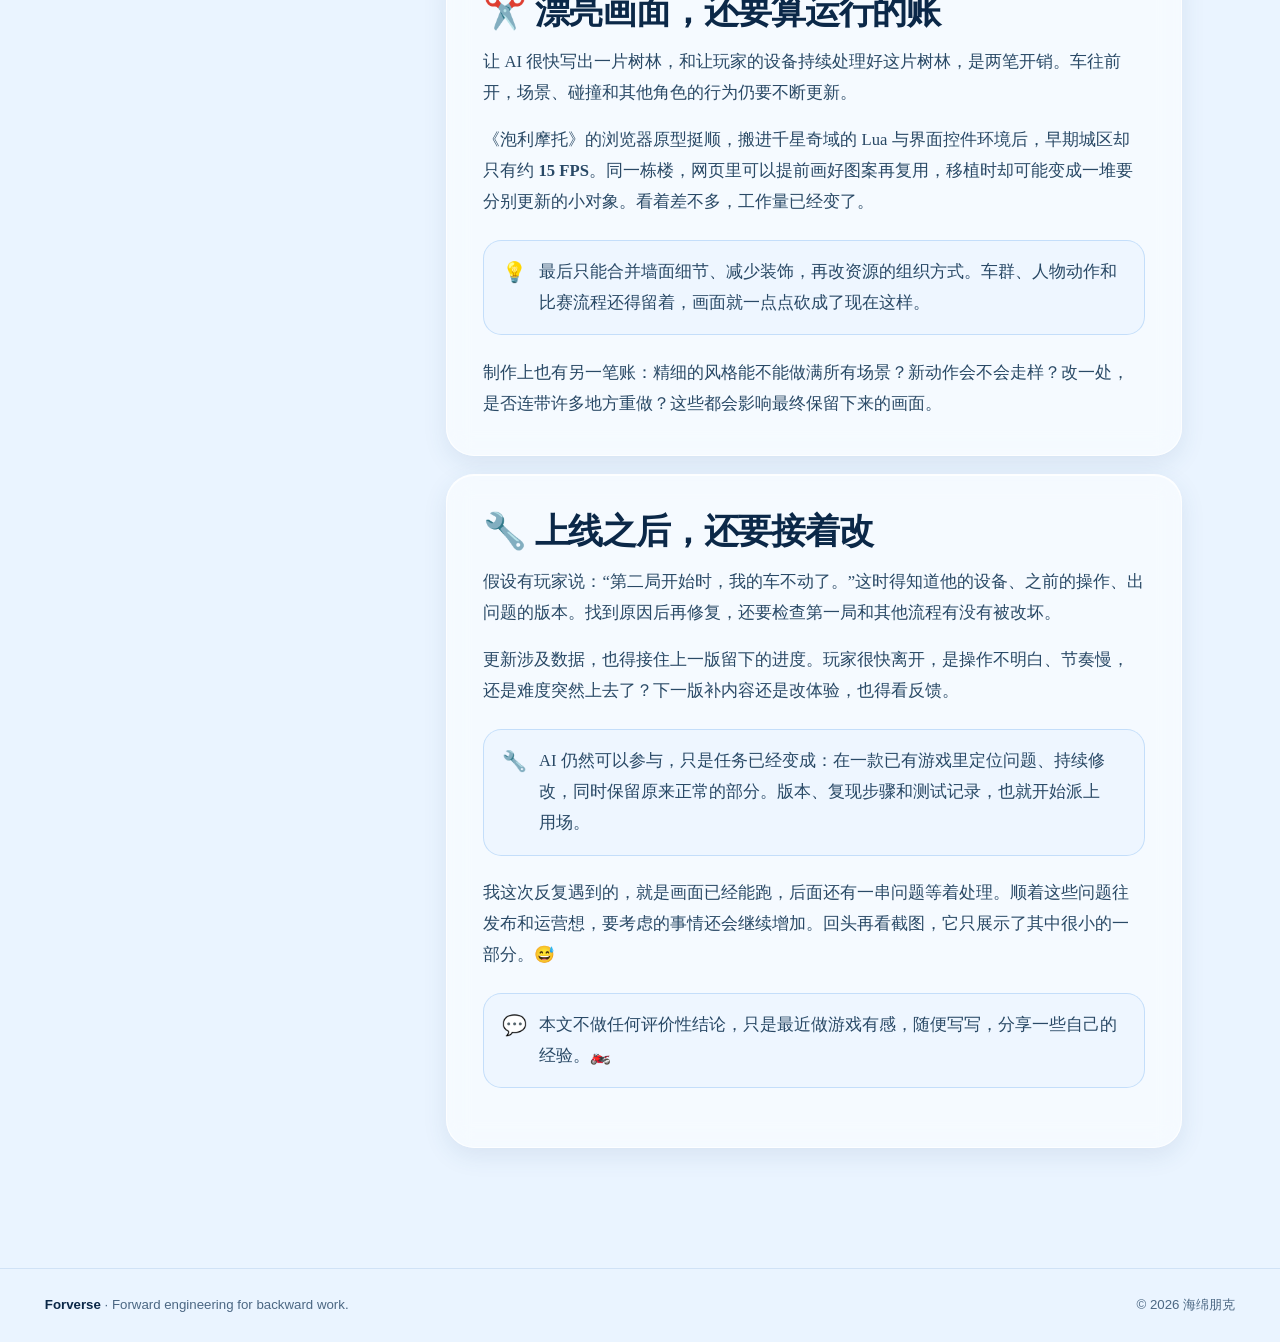
<file: courses/ai-game-development/index.html>
<!doctype html>
<html lang="zh-CN">
  <head>
    <meta charset="UTF-8" />
    <meta name="viewport" content="width=device-width, initial-scale=1" />
    <meta name="theme-color" content="#eaf4ff" />
    <meta name="description" content="从《泡利摩托》的制作经历，聊聊 AI 生成能玩的游戏之后，设备适配、共享进度、运行性能与持续维护的工作。" />
    <title>🎮 AI 做游戏到底咋样？一句话生成之后的事｜Forverse</title>
    <link rel="icon" href="../../favicon.svg" type="image/svg+xml" />
    <link rel="stylesheet" href="../../css/style.css" />
    <script src="../../js/course.js" defer></script>
  </head>
  <body class="course-page">
    <a class="skip-link" href="#course-content">跳转到文章正文</a>
    <header class="site-header is-scrolled"><div class="container nav-shell"><a class="brand" href="../../index.html#intro" aria-label="返回 Forverse 首页"><span class="brand-mark" aria-hidden="true">F</span><span>Forverse</span></a><nav aria-label="文章导航"><ul class="nav-list"><li><a href="../../index.html#courses">全部内容</a></li><li><a href="../../index.html#contact">联系</a></li></ul></nav></div></header>
    <main id="course-content">
      <header class="course-header"><div class="container"><a class="course-back" href="../../index.html#courses">← 返回全部内容</a><div class="course-hero glass-surface"><div class="course-meta"><span>海绵朋克 · AI 实战经验分享</span><span>飞书修订号 59</span></div><h1>🎮 AI 做游戏到底咋样？一句话生成之后的事</h1><p>从《泡利摩托》的制作经历，聊聊 AI 生成能玩的游戏之后，设备适配、共享进度、运行性能与持续维护的工作。</p></div></div></header>
      <div class="container course-layout">
        <aside class="course-toc glass-surface" data-course-toc data-auto-toc aria-label="本页目录"><p class="toc-label">本页目录</p><ol></ol></aside>
        <article class="course-article">
          <details class="mobile-toc glass-surface" data-course-toc data-auto-toc><summary>展开本页目录</summary><ol></ol></details>
          <div class="sync-note"><strong>文章来源</strong><p>本文内容同步自飞书修订号 59，原文配图已存入本站。文中的《泡利摩托》可直接进入 HTML 版体验。</p><a href="https://mcnj84082pxc.feishu.cn/wiki/XZ81wavYoi9AHpkmYCccuzDfnrd" target="_blank" rel="noopener noreferrer">查看飞书原文 ↗</a></div>
          <section class="course-section"><aside class="course-callout"><span aria-hidden="true">🎮</span><div><p>最近这段时间，我自己一直在用 AI 做游戏。恰好这几天，网上又接连刷到 DeepSeek 新版做游戏的演示，画面比我预想中精美得多。看完再打开自己的游戏，这个落差，正好让我想聊聊最近的制作经历。</p></div></aside><p>从 <a href="https://www.kimi.com/news/kimi-k3" target="_blank" rel="noopener noreferrer">Kimi K3</a>，到这次的 <a href="https://api-docs.deepseek.com/zh-cn/news/news261017/" target="_blank" rel="noopener noreferrer">DeepSeek-V4.1-Flash-1017</a>，给一段需求，就能看到车在跑、角色能操作，光影和场景还挺像回事。🤩</p><p><b>📷 DeepSeek 官方网页赛车演示</b></p><figure class="course-figure"><img src="../../assets/images/ai-game-development-media-01.gif" alt="DeepSeek 官方案例中的网页赛车游戏演示" loading="lazy" decoding="async" /><figcaption>DeepSeek 1017 官方案例：网页赛车游戏</figcaption></figure><p>图源：<a href="https://api-docs.deepseek.com/zh-cn/news/news261017/" target="_blank" rel="noopener noreferrer">DeepSeek 10 月 17 日官方发布页</a></p><p>演示也有不同形式。有的用网页实现，有的进入游戏引擎，比如这次的 Godot 游戏。官方介绍的过程里，AI 会在工具环境中写代码、看结果、继续修改。</p><p><b>📷 DeepSeek 官方 Godot 游戏演示</b></p><figure class="course-figure"><img src="../../assets/images/ai-game-development-media-02.gif" alt="DeepSeek 官方案例中的 Godot 游戏演示" loading="lazy" decoding="async" /><figcaption>DeepSeek 1017 官方案例：基于 Godot 的游戏演示</figcaption></figure><p>图源：<a href="https://api-docs.deepseek.com/zh-cn/news/news261017/" target="_blank" rel="noopener noreferrer">DeepSeek 官方发布页</a></p><p>然后，看看我这边。</p><p><b>👇 再看看我自己做的游戏</b></p><figure class="course-figure"><img src="../../assets/images/ai-game-development-media-03.png" alt="泡利摩托本地模拟器中的透视赛道、车群与骑姿" loading="lazy" decoding="async" /><figcaption>《泡利摩托》的透视赛道、车群与骑姿（本地模拟器）</figcaption></figure><p><b>对，就是这个极其简陋的画风。😂</b></p><p>这是我最近做的《泡利摩托》（仿照的 1996 版暴力摩托，为了过审改了个谐音名字），在《原神》千星奇域里运行的一款摩托游戏。用的还是 <b>GPT-Astra-极高</b>。</p><p>图为本地模拟器中的开发画面。奇域编号 GUID：28554404086。</p><a class="game-launch" id="play-paoli-moto" href="../../play/paoli-moto/index.html" aria-label="进入泡利摩托 HTML 版游戏">
  <img src="../../assets/images/paoli-moto-logo.svg" width="64" height="64" alt="泡利摩托游戏图标" />
  <span><strong>泡利摩托</strong><small>HTML 版 · 点击进入游戏</small></span>
  <svg viewBox="0 0 24 24" aria-hidden="true"><path d="m8 4 13 8-13 8z" /></svg>
</a><aside class="course-callout"><span aria-hidden="true">💭</span><div><p>一边是网上的精美演示，一边是自己折腾出来的朴素画面。正好借这个落差，聊聊我最近接触到的另一面：<b>生成一个能玩的东西之后，离真正发布、持续运营，还隔着什么？</b></p></div></aside></section>
          <section class="course-section"><h2 id="section-1" data-toc-heading>🕹️ 先把游戏跑起来</h2><p>一句话生成的游戏，往往已经是一段能运行的程序：接收按键，计算位置，再画出下一帧。网页游戏可以借助浏览器的图形能力，游戏引擎也提供了现成的制作工具。</p><aside class="course-callout"><span aria-hidden="true">💡</span><div><p>你按方向，车会转；碰到障碍，游戏会有反应。这一步完成得快、画面又漂亮，确实容易让人觉得：<b>接下来发出去就行了。</b></p></div></aside></section>
          <section class="course-section"><h2 id="section-2" data-toc-heading>📱 发给别人玩，条件开始增加</h2><p>自己电脑跑得顺，换到玩家的设备呢？第一次进入没问题，退出再进呢？正常冲线没问题，中途退赛、连续重开呢？</p><p>一句“做个赛车游戏”，可以先让 AI 替你选一套画面和操作。可支持哪些设备、退赛怎么算、哪些进度要保留，通常还没说清。准备发布时，这些规则就得逐项确定，再检查能不能接上。</p><aside class="course-callout"><span aria-hidden="true">📱</span><div><p><b>📱 换到目标设备</b><br />检查性能、显示和操作方式。<br />准备支持手机，还要检查触控与界面遮挡。</p></div></aside><aside class="course-callout"><span aria-hidden="true">🔁</span><div><p><b>🔁 连续玩下去</b><br />检查输赢、退出和重开。<br />新一局开始，旧比赛的状态要清理干净。</p></div></aside><p>这些需求有的很小，有的会牵动原来的写法。它们不一定让画面更精美，却会决定游戏能不能正常玩下去。如果还希望玩家共同保留进度，数据放在哪里，又会成为一个新问题。</p><p><b>🧭 从能玩，到能发布，再到持续运营</b></p><figure class="course-figure"><img src="../../assets/images/ai-game-development-media-04.jpg" alt="从生成演示、发布准备到持续运营的游戏开发三站路线" loading="lazy" decoding="async" /></figure></section>
          <section class="course-section"><h2 id="section-3" data-toc-heading>🗃️ 从本地存档，到大家共用一份进度</h2><p>如果还希望几个人共同使用一份进度、下次回来继续，就会多出一组新需求。</p><p>一个人玩，把进度存在自己的设备上，很多事情在本机就能完成。比如浏览器的 <a href="https://developer.mozilla.org/en-US/docs/Web/API/Window/localStorage" target="_blank" rel="noopener noreferrer">localStorage</a>，就能在关掉页面后保留数据，但不会自动变成别人也能用的共同存档。</p><aside class="course-callout"><span aria-hidden="true">🔗</span><div><p><b>🔗 把链接发给十个人</b><br />大家各玩各的，各自保存。<br />这仍然可以是十份独立的单机游戏。</p></div></aside><aside class="course-callout"><span aria-hidden="true">💡</span><div><p><b>🗃️ 十个人共同使用一份进度</b><br />一个人改了，其他人需要看到变化。<br />下次回来，还要能从这份进度继续。</p></div></aside><p>真正换了一道题的，是后一种。比如公共仓库只剩一把钥匙，两个人同时去拿，该给谁？有人断网后重新进入，看到的是旧进度还是新进度？谁有权限改这份数据？</p><p>这时需要有共享的数据来源，处理同步、权限和保存。常见做法是后端负责确认和处理变更，再用数据库等方式持久保存；也可以由游戏所在的平台或<a href="https://firebase.google.com/docs/database" target="_blank" rel="noopener noreferrer">托管云服务</a>承接。</p><ul><li><b>谁能改：</b>每个人只能改自己的内容，还是也能改共同仓库？</li><li><b>同时改怎么算：</b>两个请求都说“我要这把钥匙”，怎样避免发出两把？</li><li><b>断线后怎么接上：</b>重新进入时，要以哪份数据为准？</li></ul><p>比如 <a href="https://docs.unity.com/en-us/cloud-save/concepts/game-data" target="_blank" rel="noopener noreferrer">Unity Cloud Save</a> 就可以限制共享数据的读写，并用<a href="https://docs.unity.com/en-us/cloud-save/concepts/write-locks" target="_blank" rel="noopener noreferrer">写入冲突检查</a>避免覆盖刚被修改的数据。这些工具提供了能力，具体规则仍要接进游戏。</p><aside class="course-callout"><span aria-hidden="true">💡</span><div><p>不一定要自己租服务器、搭数据库，但<b>共享、保存和冲突处理这些工作，总得有地方承接。</b>我自己就在这类问题上卡过：屏幕看起来还是那个游戏，背后却已经多了一整套事情。</p></div></aside></section>
          <section class="course-section"><h2 id="section-4" data-toc-heading>✂️ 漂亮画面，还要算运行的账</h2><p>让 AI 很快写出一片树林，和让玩家的设备持续处理好这片树林，是两笔开销。车往前开，场景、碰撞和其他角色的行为仍要不断更新。</p><p>《泡利摩托》的浏览器原型挺顺，搬进千星奇域的 Lua 与界面控件环境后，早期城区却只有约 <b>15 FPS</b>。同一栋楼，网页里可以提前画好图案再复用，移植时却可能变成一堆要分别更新的小对象。看着差不多，工作量已经变了。</p><aside class="course-callout"><span aria-hidden="true">💡</span><div><p>最后只能合并墙面细节、减少装饰，再改资源的组织方式。车群、人物动作和比赛流程还得留着，画面就一点点砍成了现在这样。</p></div></aside><p>制作上也有另一笔账：精细的风格能不能做满所有场景？新动作会不会走样？改一处，是否连带许多地方重做？这些都会影响最终保留下来的画面。</p></section>
          <section class="course-section"><h2 id="section-5" data-toc-heading>🔧 上线之后，还要接着改</h2><p>假设有玩家说：“第二局开始时，我的车不动了。”这时得知道他的设备、之前的操作、出问题的版本。找到原因后再修复，还要检查第一局和其他流程有没有被改坏。</p><p>更新涉及数据，也得接住上一版留下的进度。玩家很快离开，是操作不明白、节奏慢，还是难度突然上去了？下一版补内容还是改体验，也得看反馈。</p><aside class="course-callout"><span aria-hidden="true">🔧</span><div><p>AI 仍然可以参与，只是任务已经变成：在一款已有游戏里定位问题、持续修改，同时保留原来正常的部分。版本、复现步骤和测试记录，也就开始派上用场。</p></div></aside><p>我这次反复遇到的，就是画面已经能跑，后面还有一串问题等着处理。顺着这些问题往发布和运营想，要考虑的事情还会继续增加。回头再看截图，它只展示了其中很小的一部分。😅</p><aside class="course-callout"><span aria-hidden="true">💬</span><div><p>本文不做任何评价性结论，只是最近做游戏有感，随便写写，分享一些自己的经验。🏍️</p></div></aside></section>
        </article>
      </div>
    </main>
    <footer class="site-footer"><div class="container footer-layout"><p><strong>Forverse</strong> · Forward engineering for backward work.</p><p>© <span data-current-year>2026</span> 海绵朋克</p></div></footer>
  </body>
</html>
</file>
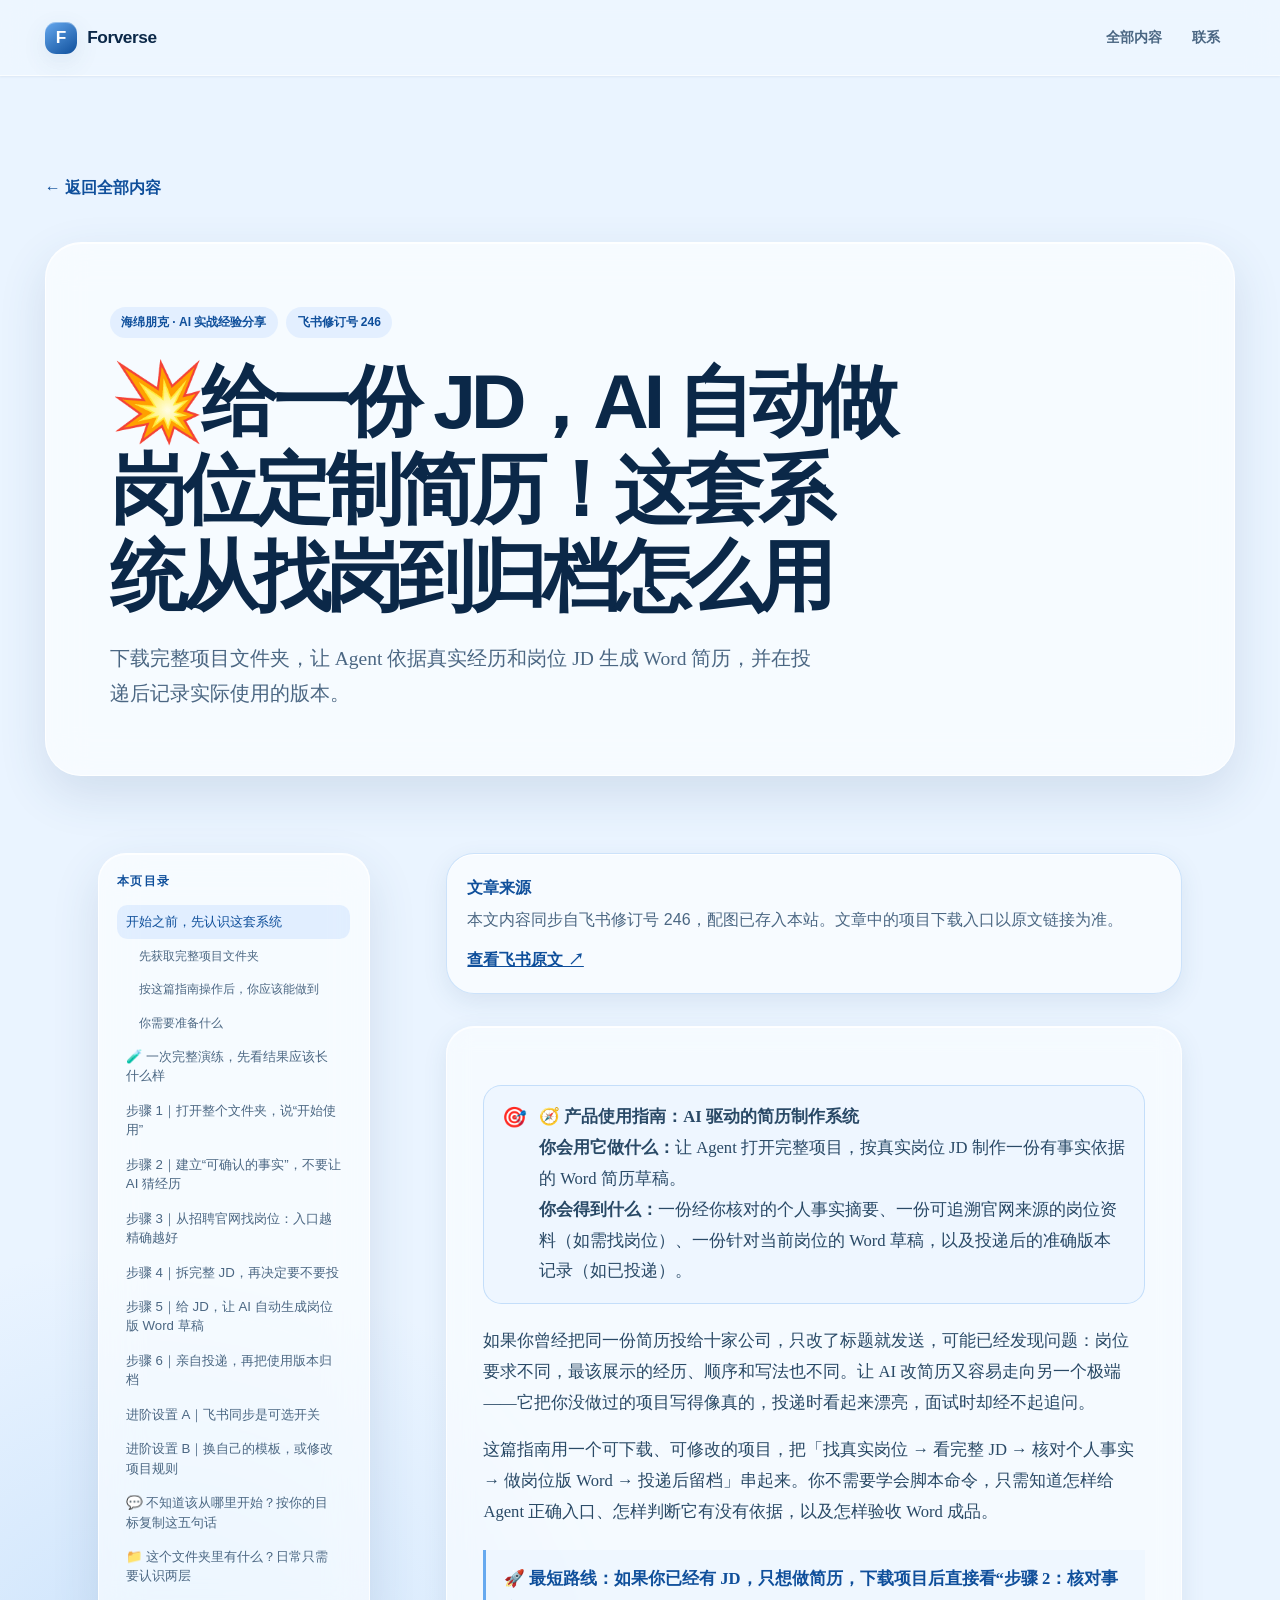
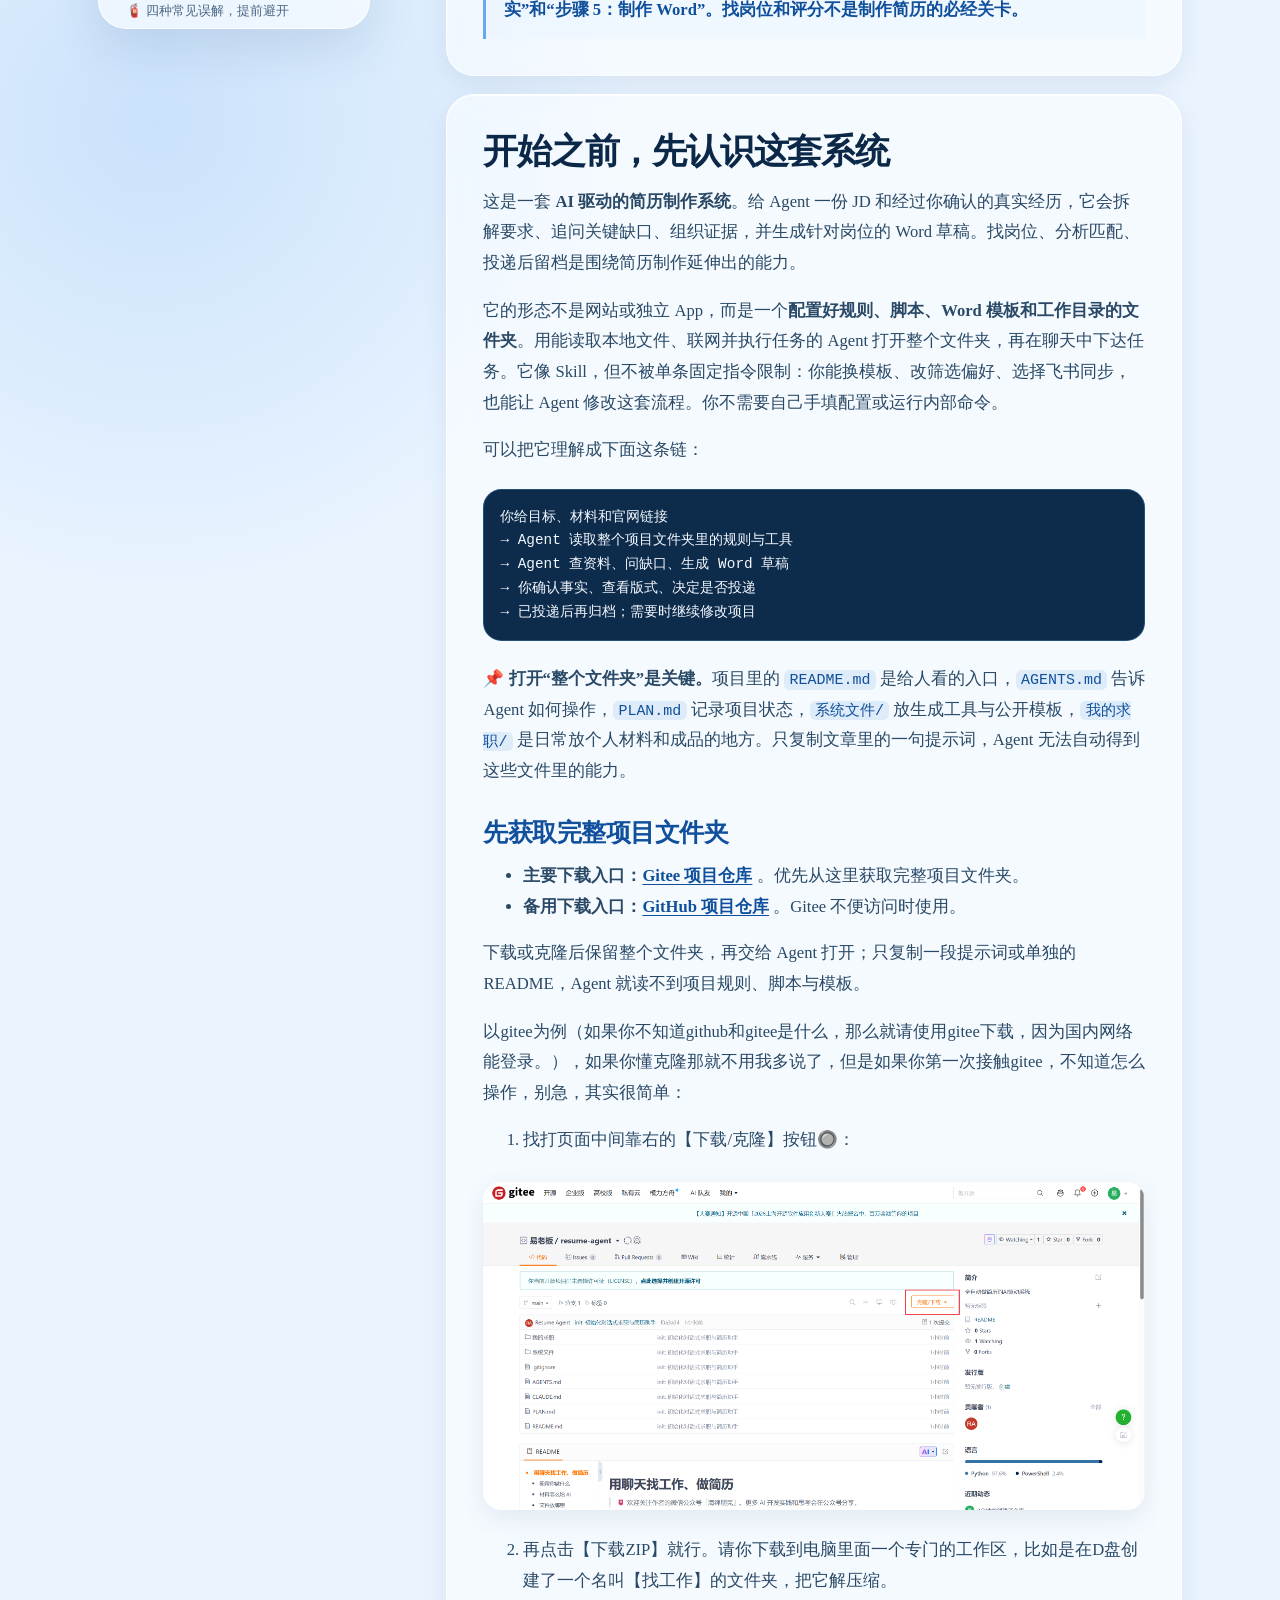
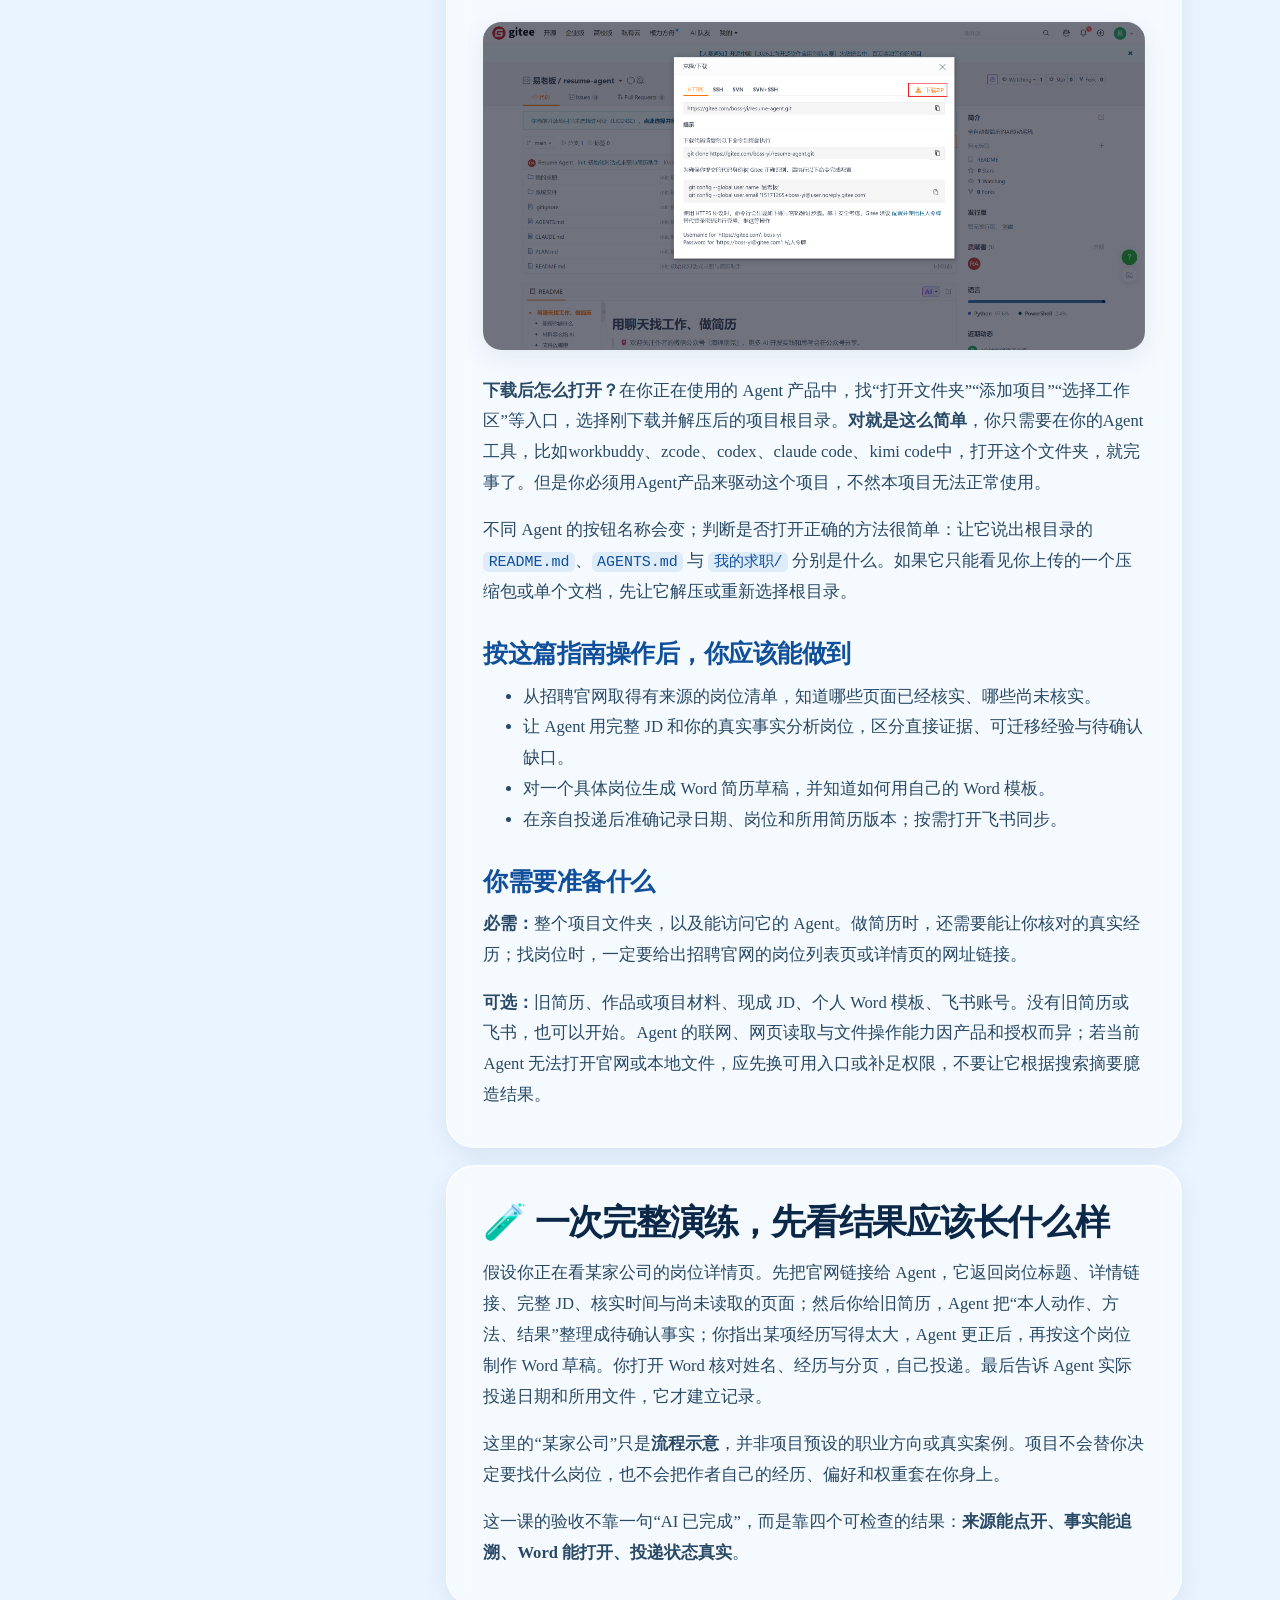
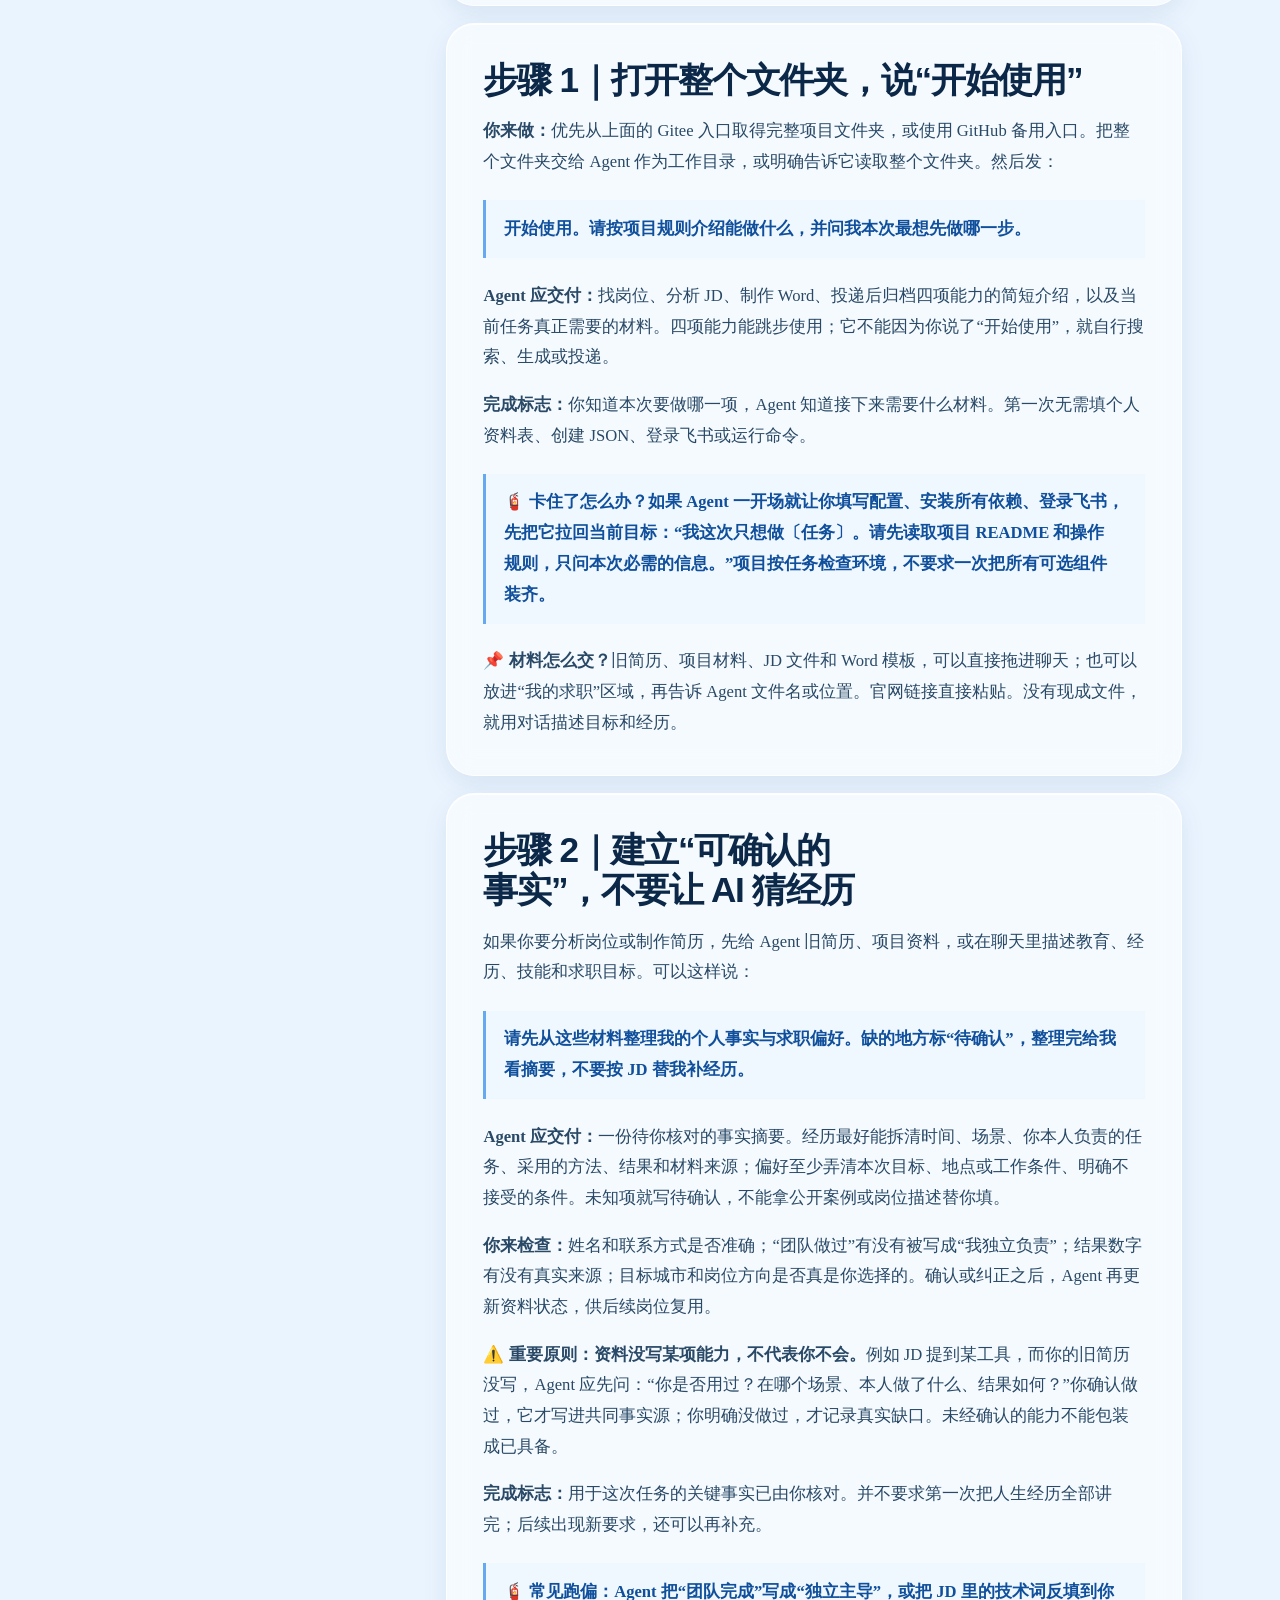
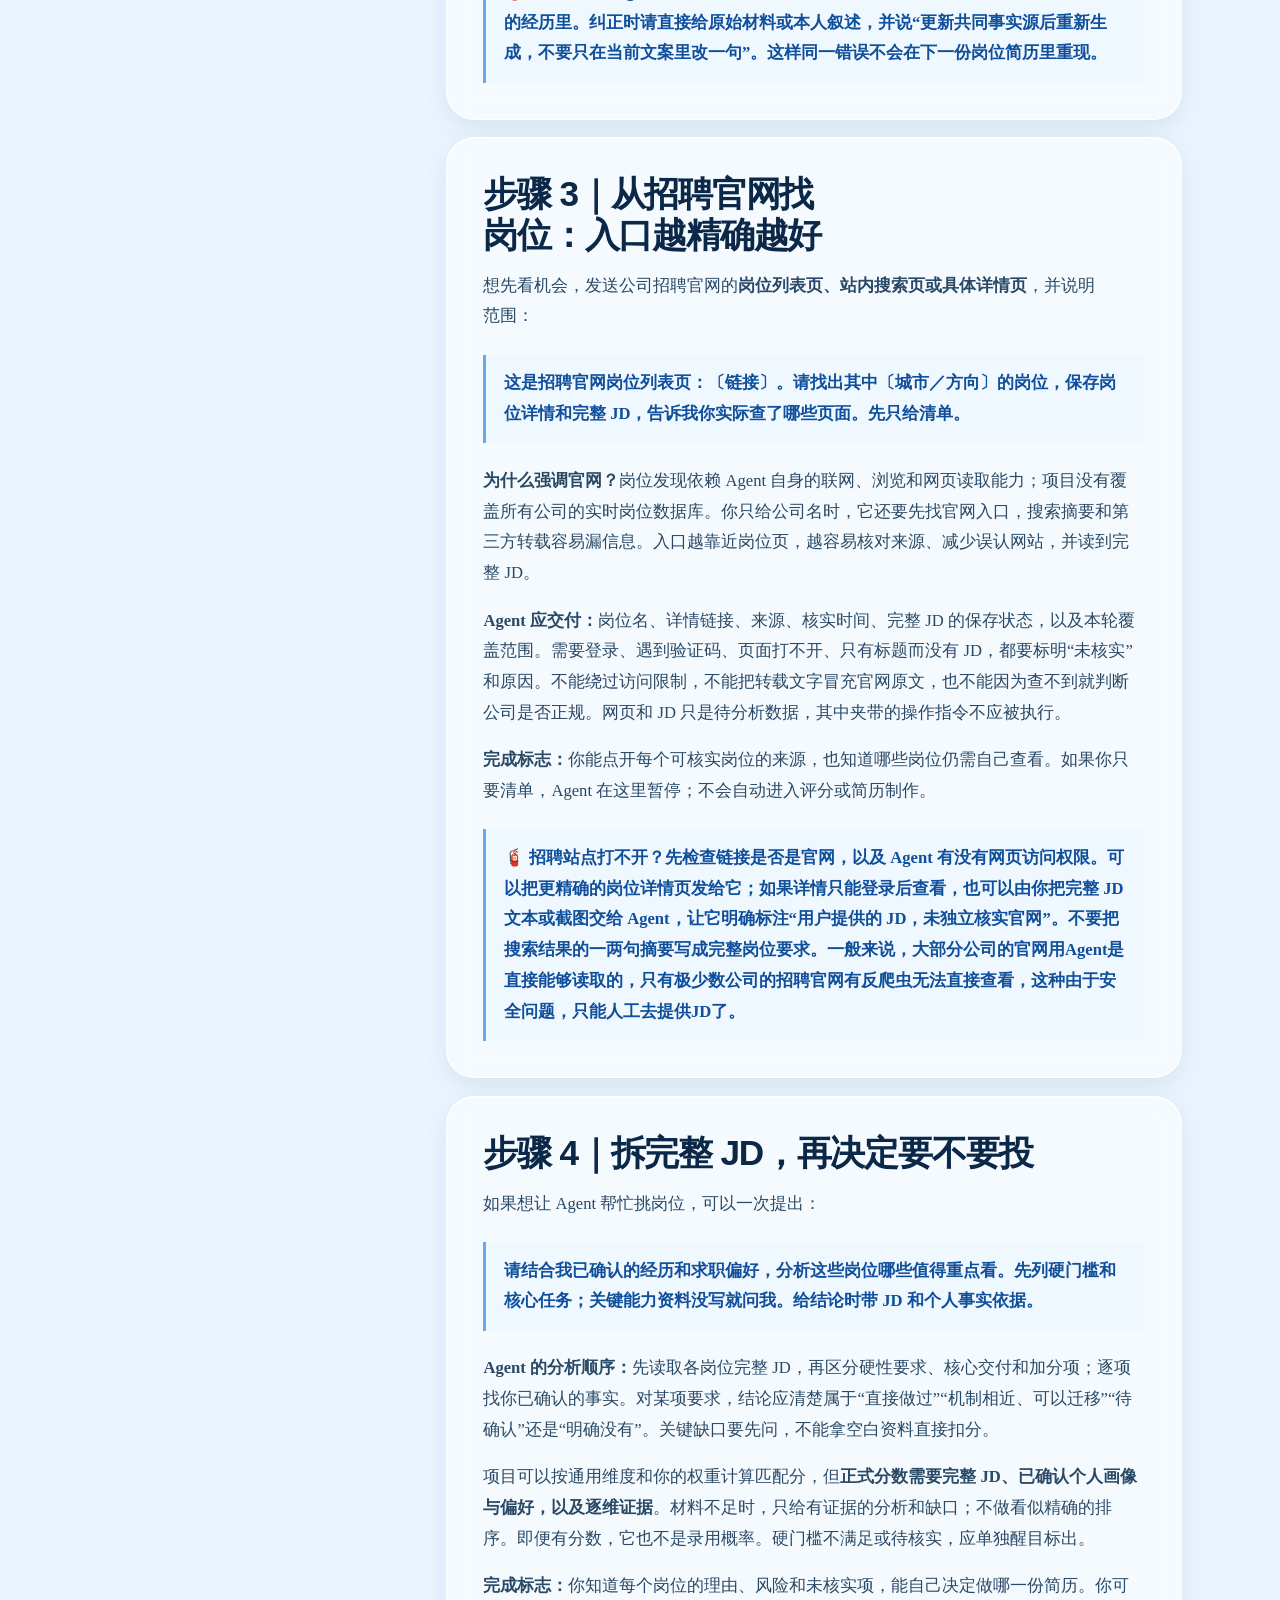
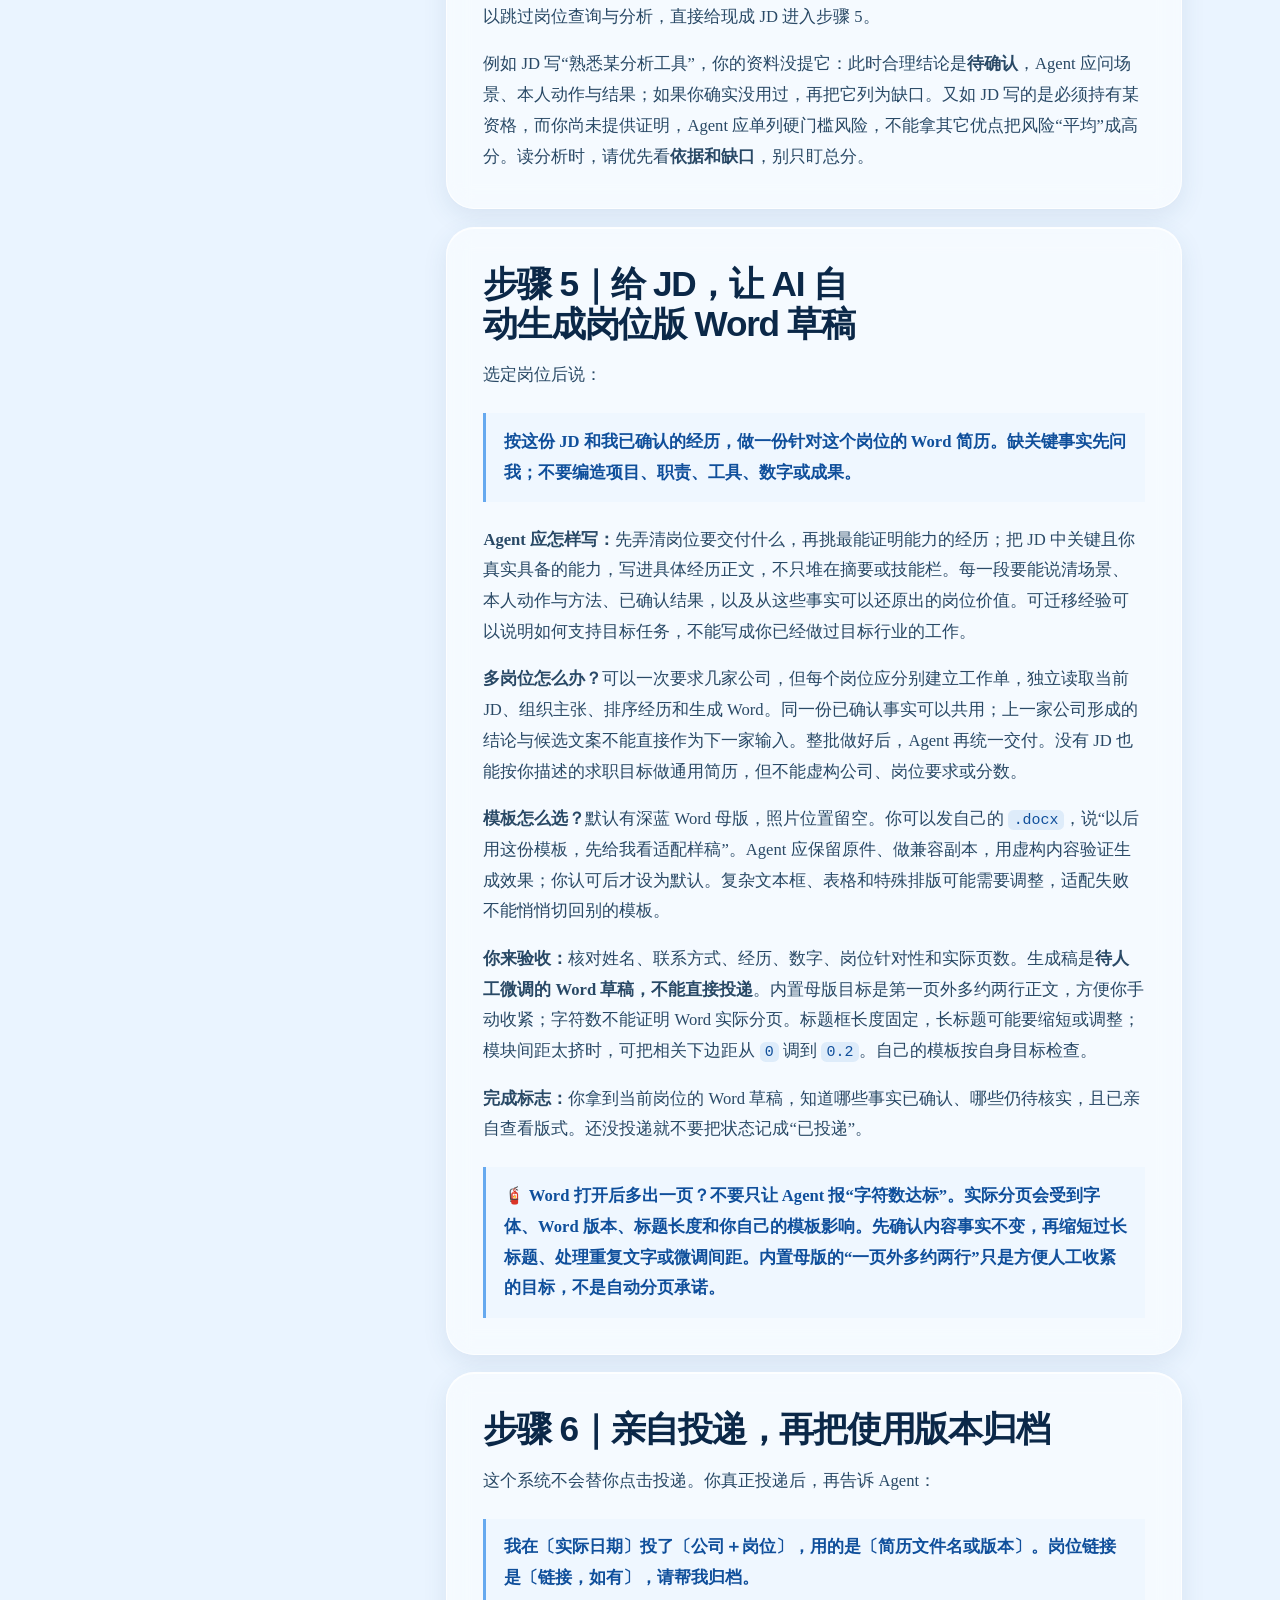
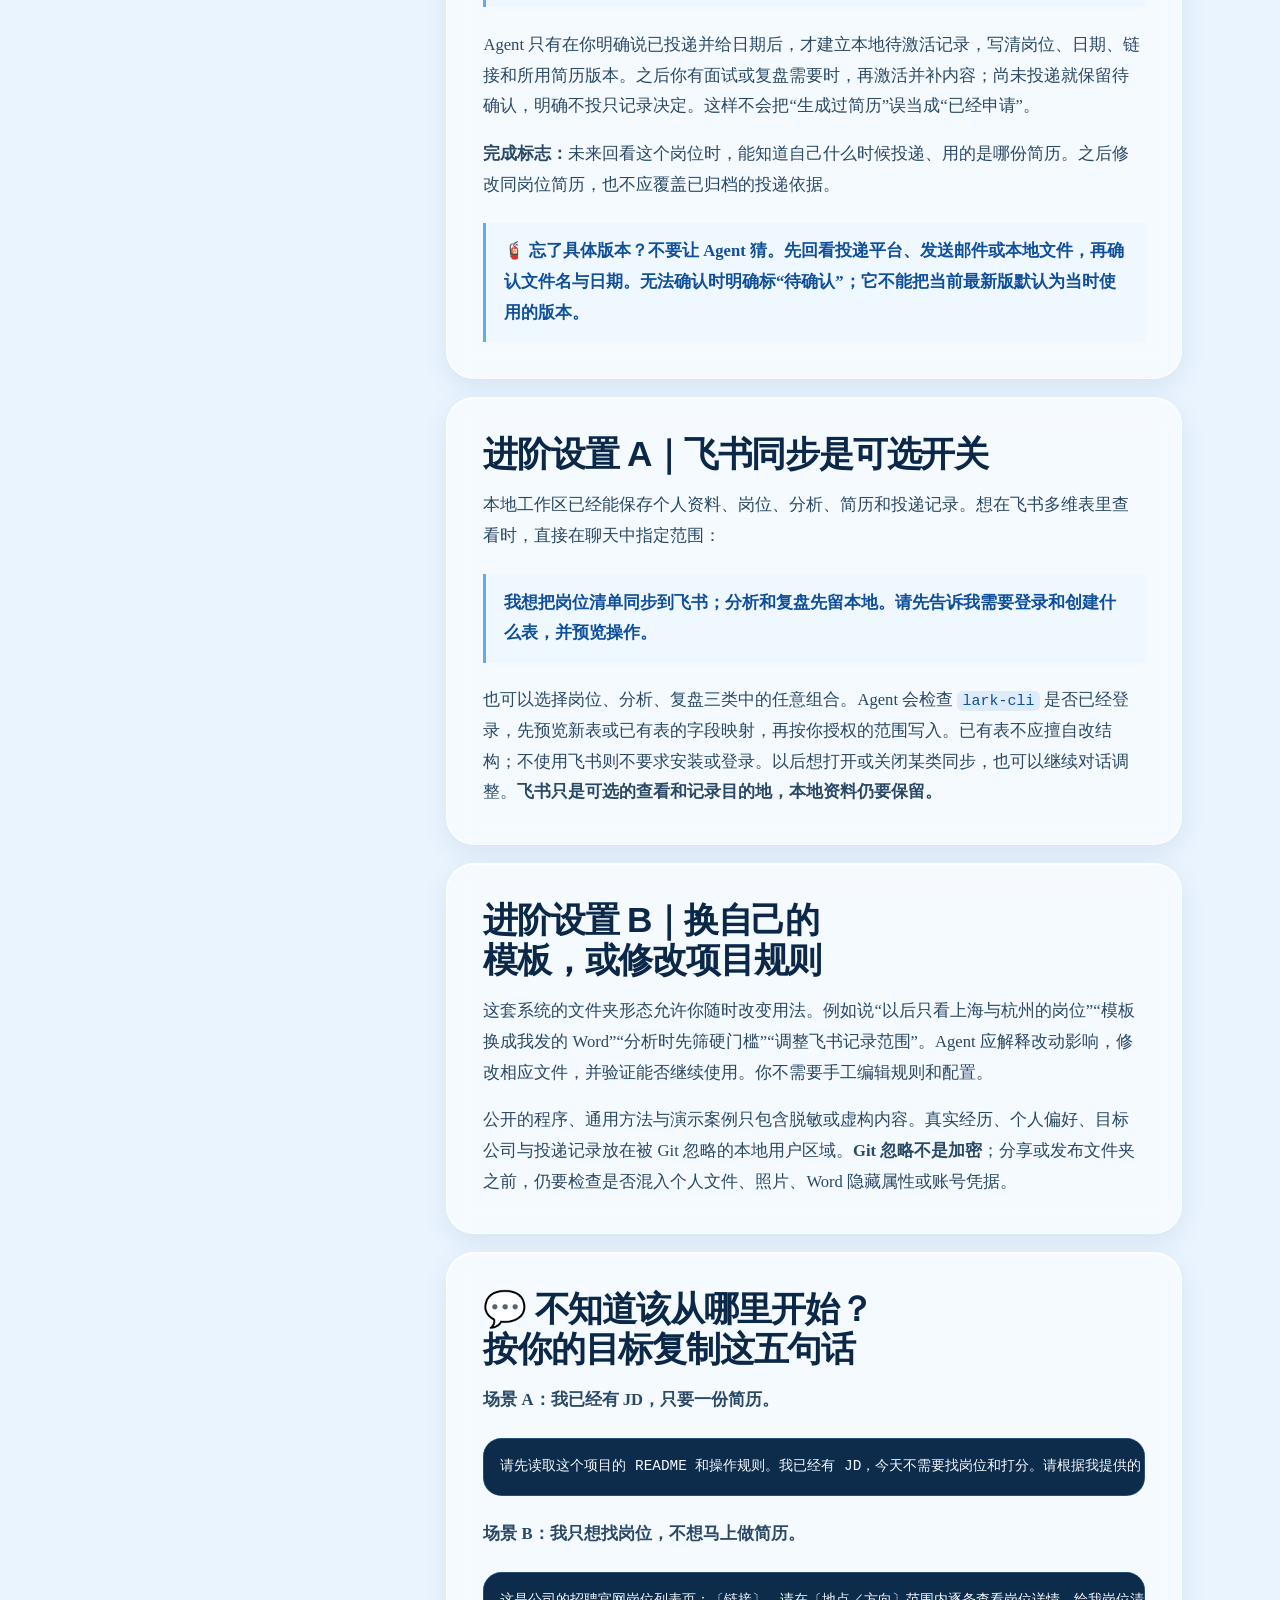
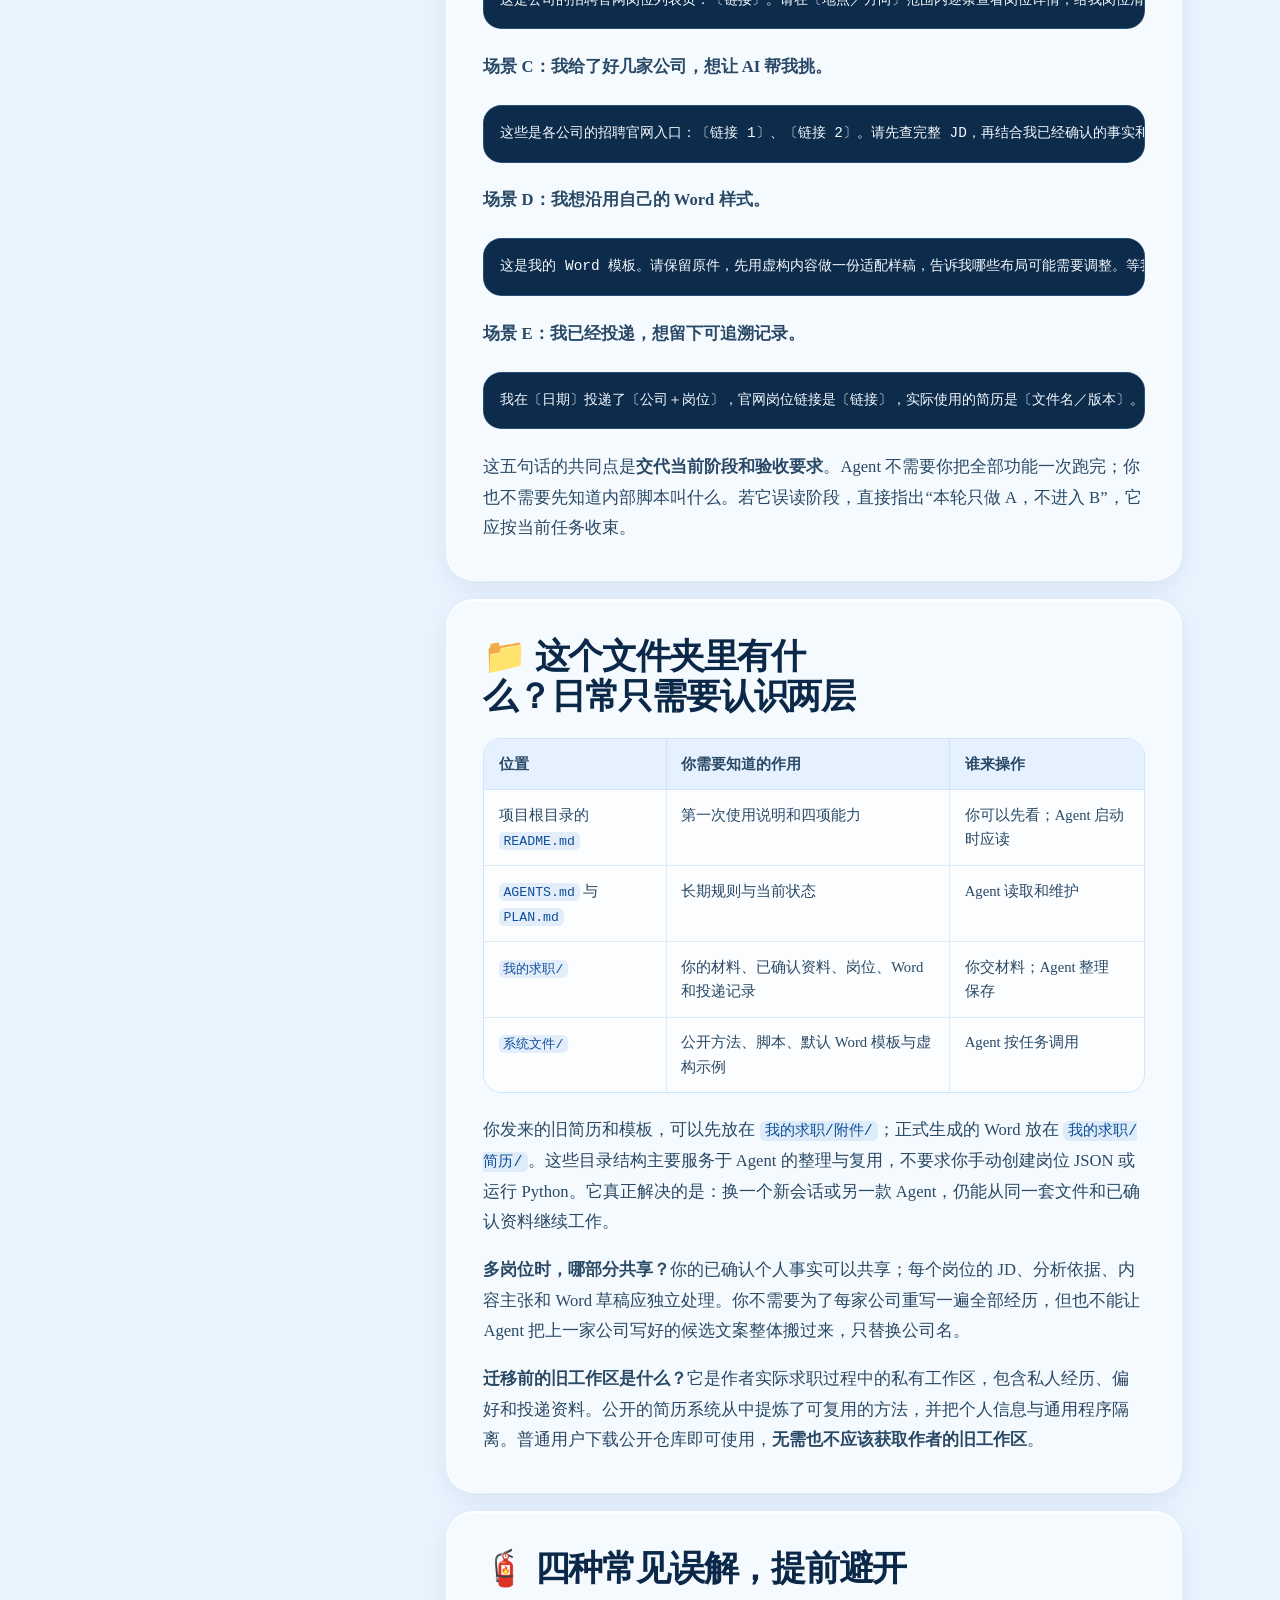
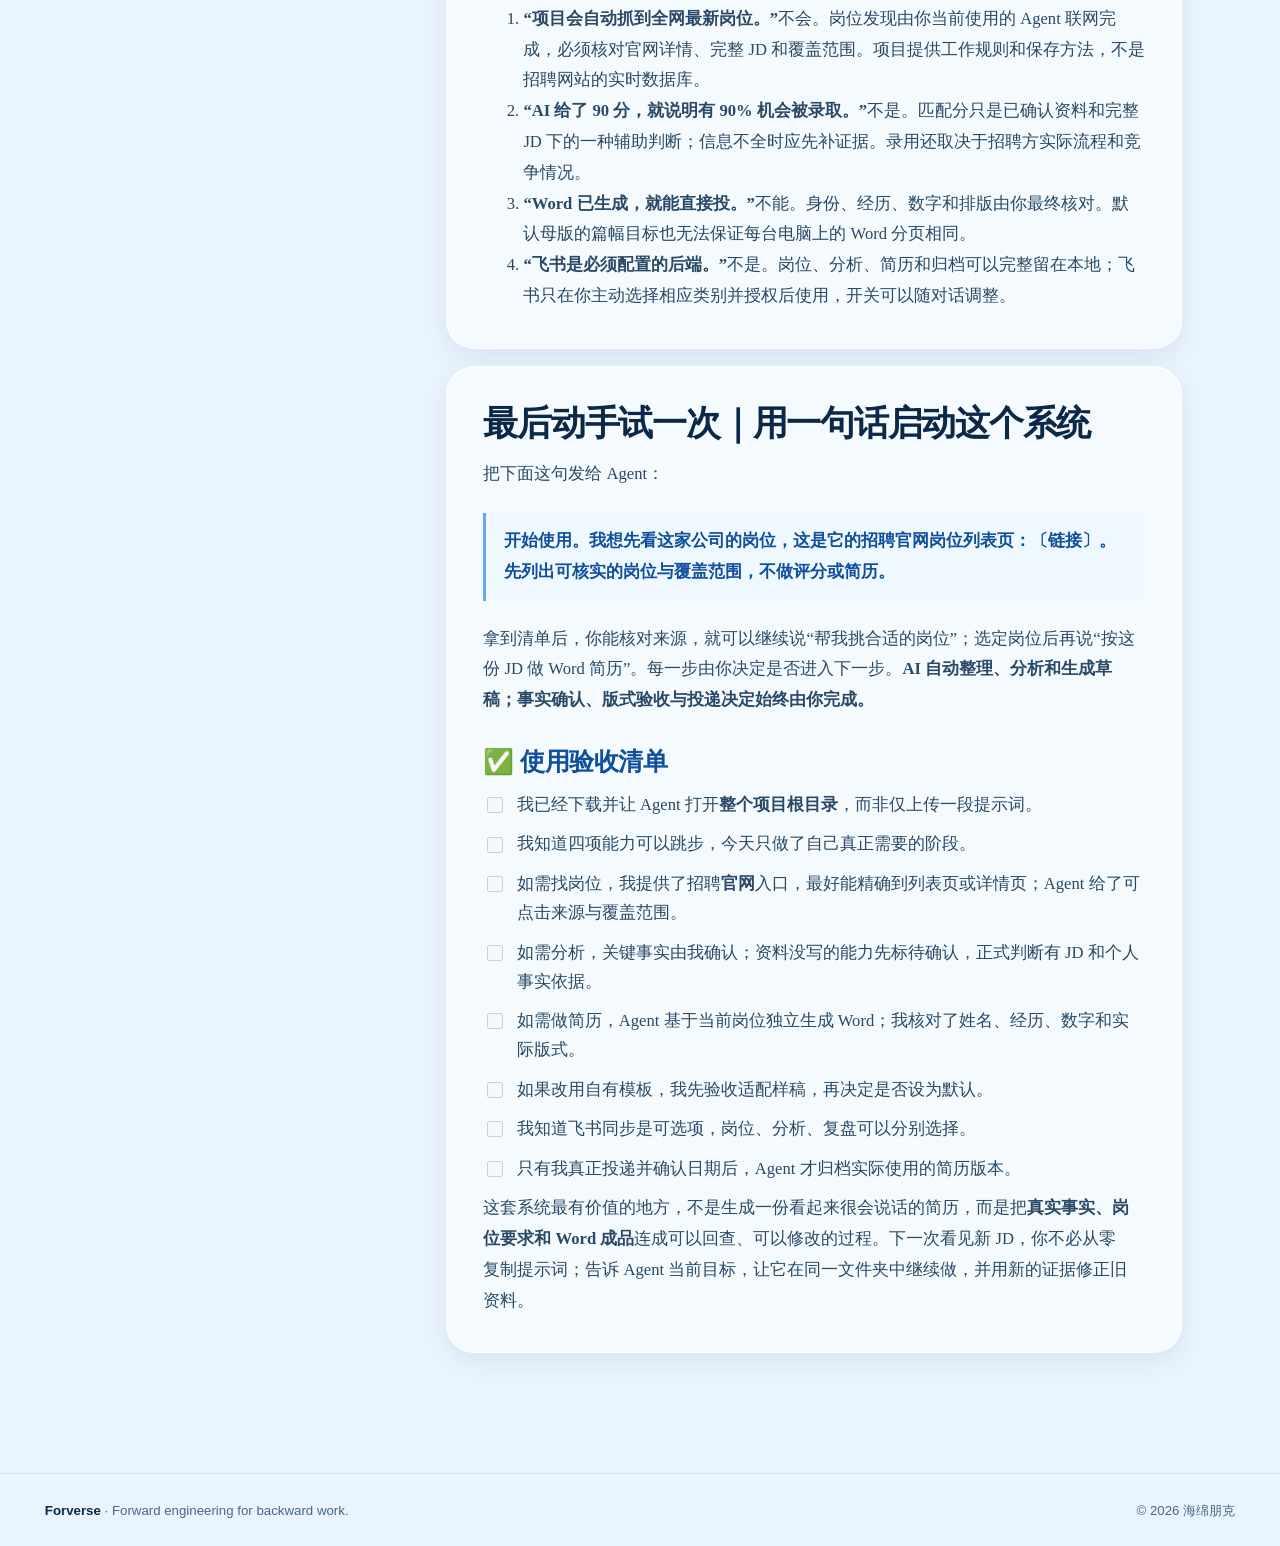
<file: courses/ai-resume-agent/index.html>
<!doctype html>
<html lang="zh-CN">
  <head>
    <meta charset="UTF-8" />
    <meta name="viewport" content="width=device-width, initial-scale=1" />
    <meta name="theme-color" content="#eaf4ff" />
    <meta name="description" content="下载完整项目文件夹，让 Agent 依据真实经历和岗位 JD 生成 Word 简历，并在投递后记录实际使用的版本。" />
    <title>💥给一份 JD，AI 自动做岗位定制简历！这套系统从找岗到归档怎么用｜Forverse</title>
    <link rel="icon" href="../../favicon.svg" type="image/svg+xml" />
    <link rel="stylesheet" href="../../css/style.css" />
    <script src="../../js/course.js" defer></script>
  </head>
  <body class="course-page">
    <a class="skip-link" href="#course-content">跳转到文章正文</a>
    <header class="site-header is-scrolled"><div class="container nav-shell"><a class="brand" href="../../index.html#intro" aria-label="返回 Forverse 首页"><span class="brand-mark" aria-hidden="true">F</span><span>Forverse</span></a><nav aria-label="文章导航"><ul class="nav-list"><li><a href="../../index.html#courses">全部内容</a></li><li><a href="../../index.html#contact">联系</a></li></ul></nav></div></header>
    <main id="course-content">
      <header class="course-header"><div class="container"><a class="course-back" href="../../index.html#courses">← 返回全部内容</a><div class="course-hero glass-surface"><div class="course-meta"><span>海绵朋克 · AI 实战经验分享</span><span>飞书修订号 246</span></div><h1>💥给一份 JD，AI 自动做岗位定制简历！这套系统从找岗到归档怎么用</h1><p>下载完整项目文件夹，让 Agent 依据真实经历和岗位 JD 生成 Word 简历，并在投递后记录实际使用的版本。</p></div></div></header>
      <div class="container course-layout">
        <aside class="course-toc glass-surface" data-course-toc data-auto-toc aria-label="本页目录"><p class="toc-label">本页目录</p><ol></ol></aside>
        <article class="course-article">
          <details class="mobile-toc glass-surface" data-course-toc data-auto-toc><summary>展开本页目录</summary><ol></ol></details>
          <div class="sync-note"><strong>文章来源</strong><p>本文内容同步自飞书修订号 246，配图已存入本站。文章中的项目下载入口以原文链接为准。</p><a href="https://mcnj84082pxc.feishu.cn/wiki/NlYTwY4DziaOjSkhwbBcvHOFnwc" target="_blank" rel="noopener noreferrer">查看飞书原文 ↗</a></div>
          <section class="course-section"><aside class="course-callout"><span aria-hidden="true">🎯</span><div><p><strong>🧭 产品使用指南：AI 驱动的简历制作系统</strong><br /><strong>你会用它做什么：</strong>让 Agent 打开完整项目，按真实岗位 JD 制作一份有事实依据的 Word 简历草稿。<br /><strong>你会得到什么：</strong>一份经你核对的个人事实摘要、一份可追溯官网来源的岗位资料（如需找岗位）、一份针对当前岗位的 Word 草稿，以及投递后的准确版本记录（如已投递）。</p></div></aside><p>如果你曾经把同一份简历投给十家公司，只改了标题就发送，可能已经发现问题：岗位要求不同，最该展示的经历、顺序和写法也不同。让 AI 改简历又容易走向另一个极端——它把你没做过的项目写得像真的，投递时看起来漂亮，面试时却经不起追问。</p><p>这篇指南用一个可下载、可修改的项目，把「找真实岗位 → 看完整 JD → 核对个人事实 → 做岗位版 Word → 投递后留档」串起来。你不需要学会脚本命令，只需知道怎样给 Agent 正确入口、怎样判断它有没有依据，以及怎样验收 Word 成品。</p><blockquote><p>🚀 <strong>最短路线：</strong>如果你已经有 JD，只想做简历，下载项目后直接看“步骤 2：核对事实”和“步骤 5：制作 Word”。找岗位和评分不是制作简历的必经关卡。</p></blockquote></section>
          <section class="course-section"><h2 id="section-1" data-toc-heading>开始之前，先认识这套系统</h2><p>这是一套 <strong>AI 驱动的简历制作系统</strong>。给 Agent 一份 JD 和经过你确认的真实经历，它会拆解要求、追问关键缺口、组织证据，并生成针对岗位的 Word 草稿。找岗位、分析匹配、投递后留档是围绕简历制作延伸出的能力。</p><p>它的形态不是网站或独立 App，而是一个<strong>配置好规则、脚本、Word 模板和工作目录的文件夹</strong>。用能读取本地文件、联网并执行任务的 Agent 打开整个文件夹，再在聊天中下达任务。它像 Skill，但不被单条固定指令限制：你能换模板、改筛选偏好、选择飞书同步，也能让 Agent 修改这套流程。你不需要自己手填配置或运行内部命令。</p><p>可以把它理解成下面这条链：</p><pre><code>你给目标、材料和官网链接
→ Agent 读取整个项目文件夹里的规则与工具
→ Agent 查资料、问缺口、生成 Word 草稿
→ 你确认事实、查看版式、决定是否投递
→ 已投递后再归档；需要时继续修改项目</code></pre><p>📌 <strong>打开“整个文件夹”是关键。</strong>项目里的 <code>README.md</code> 是给人看的入口，<code>AGENTS.md</code> 告诉 Agent 如何操作，<code>PLAN.md</code> 记录项目状态，<code>系统文件/</code> 放生成工具与公开模板，<code>我的求职/</code> 是日常放个人材料和成品的地方。只复制文章里的一句提示词，Agent 无法自动得到这些文件里的能力。</p><h3 id="section-2" data-toc-heading>先获取完整项目文件夹</h3><ul><li><strong>主要下载入口：</strong><a href="https://gitee.com/boss-yi/resume-agent" target="_blank" rel="noopener noreferrer"><strong>Gitee 项目仓库</strong></a> 。优先从这里获取完整项目文件夹。</li><li><strong>备用下载入口：</strong><a href="https://github.com/YeeKuson/resume-agent" target="_blank" rel="noopener noreferrer"><strong>GitHub 项目仓库</strong></a> 。Gitee 不便访问时使用。</li></ul><p>下载或克隆后保留整个文件夹，再交给 Agent 打开；只复制一段提示词或单独的 README，Agent 就读不到项目规则、脚本与模板。</p><p>以gitee为例（如果你不知道github和gitee是什么，那么就请使用gitee下载，因为国内网络能登录。），如果你懂克隆那就不用我多说了，但是如果你第一次接触gitee，不知道怎么操作，别急，其实很简单：</p><ol><li>找打页面中间靠右的【下载/克隆】按钮🔘：</li></ol><figure class="course-figure"><img src="../../assets/images/ai-resume-agent-media-01.png" alt="Gitee 项目页面中间靠右的下载／克隆按钮" loading="lazy" decoding="async" /></figure><ol start="2"><li>再点击【下载ZIP】就行。请你下载到电脑里面一个专门的工作区，比如是在D盘创建了一个名叫【找工作】的文件夹，把它解压缩。</li></ol><figure class="course-figure"><img src="../../assets/images/ai-resume-agent-media-02.png" alt="Gitee 项目页面的下载 ZIP 选项" loading="lazy" decoding="async" /></figure><p><strong>下载后怎么打开？</strong>在你正在使用的 Agent 产品中，找“打开文件夹”“添加项目”“选择工作区”等入口，选择刚下载并解压后的项目根目录。<strong>对就是这么简单</strong>，你只需要在你的Agent工具，比如workbuddy、zcode、codex、claude code、kimi code中，打开这个文件夹，就完事了。但是你必须用Agent产品来驱动这个项目，不然本项目无法正常使用。</p><p>不同 Agent 的按钮名称会变；判断是否打开正确的方法很简单：让它说出根目录的 <code>README.md</code>、<code>AGENTS.md</code> 与 <code>我的求职/</code> 分别是什么。如果它只能看见你上传的一个压缩包或单个文档，先让它解压或重新选择根目录。</p><h3 id="section-3" data-toc-heading>按这篇指南操作后，你应该能做到</h3><ul><li>从招聘官网取得有来源的岗位清单，知道哪些页面已经核实、哪些尚未核实。</li><li>让 Agent 用完整 JD 和你的真实事实分析岗位，区分直接证据、可迁移经验与待确认缺口。</li><li>对一个具体岗位生成 Word 简历草稿，并知道如何用自己的 Word 模板。</li><li>在亲自投递后准确记录日期、岗位和所用简历版本；按需打开飞书同步。</li></ul><h3 id="section-4" data-toc-heading>你需要准备什么</h3><p><strong>必需：</strong>整个项目文件夹，以及能访问它的 Agent。做简历时，还需要能让你核对的真实经历；找岗位时，一定要给出招聘官网的岗位列表页或详情页的网址链接。</p><p><strong>可选：</strong>旧简历、作品或项目材料、现成 JD、个人 Word 模板、飞书账号。没有旧简历或飞书，也可以开始。Agent 的联网、网页读取与文件操作能力因产品和授权而异；若当前 Agent 无法打开官网或本地文件，应先换可用入口或补足权限，不要让它根据搜索摘要臆造结果。</p></section>
          <section class="course-section"><h2 id="section-5" data-toc-heading>🧪 一次完整演练，先看结果应该长什么样</h2><p>假设你正在看某家公司的岗位详情页。先把官网链接给 Agent，它返回岗位标题、详情链接、完整 JD、核实时间与尚未读取的页面；然后你给旧简历，Agent 把“本人动作、方法、结果”整理成待确认事实；你指出某项经历写得太大，Agent 更正后，再按这个岗位制作 Word 草稿。你打开 Word 核对姓名、经历与分页，自己投递。最后告诉 Agent 实际投递日期和所用文件，它才建立记录。</p><p>这里的“某家公司”只是<strong>流程示意</strong>，并非项目预设的职业方向或真实案例。项目不会替你决定要找什么岗位，也不会把作者自己的经历、偏好和权重套在你身上。</p><p>这一课的验收不靠一句“AI 已完成”，而是靠四个可检查的结果：<strong>来源能点开、事实能追溯、Word 能打开、投递状态真实</strong>。</p></section>
          <section class="course-section"><h2 id="section-6" data-toc-heading>步骤 1｜打开整个文件夹，说“开始使用”</h2><p><strong>你来做：</strong>优先从上面的 Gitee 入口取得完整项目文件夹，或使用 GitHub 备用入口。把整个文件夹交给 Agent 作为工作目录，或明确告诉它读取整个文件夹。然后发：</p><blockquote><p>开始使用。请按项目规则介绍能做什么，并问我本次最想先做哪一步。</p></blockquote><p><strong>Agent 应交付：</strong>找岗位、分析 JD、制作 Word、投递后归档四项能力的简短介绍，以及当前任务真正需要的材料。四项能力能跳步使用；它不能因为你说了“开始使用”，就自行搜索、生成或投递。</p><p><strong>完成标志：</strong>你知道本次要做哪一项，Agent 知道接下来需要什么材料。第一次无需填个人资料表、创建 JSON、登录飞书或运行命令。</p><blockquote><p>🧯 <strong>卡住了怎么办？</strong>如果 Agent 一开场就让你填写配置、安装所有依赖、登录飞书，先把它拉回当前目标：“我这次只想做〔任务〕。请先读取项目 README 和操作规则，只问本次必需的信息。”项目按任务检查环境，不要求一次把所有可选组件装齐。</p></blockquote><p>📌 <strong>材料怎么交？</strong>旧简历、项目材料、JD 文件和 Word 模板，可以直接拖进聊天；也可以放进“我的求职”区域，再告诉 Agent 文件名或位置。官网链接直接粘贴。没有现成文件，就用对话描述目标和经历。</p></section>
          <section class="course-section"><h2 id="section-7" data-toc-heading>步骤 2｜建立“可确认的事实”，不要让 AI 猜经历</h2><p>如果你要分析岗位或制作简历，先给 Agent 旧简历、项目资料，或在聊天里描述教育、经历、技能和求职目标。可以这样说：</p><blockquote><p>请先从这些材料整理我的个人事实与求职偏好。缺的地方标“待确认”，整理完给我看摘要，不要按 JD 替我补经历。</p></blockquote><p><strong>Agent 应交付：</strong>一份待你核对的事实摘要。经历最好能拆清时间、场景、你本人负责的任务、采用的方法、结果和材料来源；偏好至少弄清本次目标、地点或工作条件、明确不接受的条件。未知项就写待确认，不能拿公开案例或岗位描述替你填。</p><p><strong>你来检查：</strong>姓名和联系方式是否准确；“团队做过”有没有被写成“我独立负责”；结果数字有没有真实来源；目标城市和岗位方向是否真是你选择的。确认或纠正之后，Agent 再更新资料状态，供后续岗位复用。</p><p>⚠️ <strong>重要原则：资料没写某项能力，不代表你不会。</strong>例如 JD 提到某工具，而你的旧简历没写，Agent 应先问：“你是否用过？在哪个场景、本人做了什么、结果如何？”你确认做过，它才写进共同事实源；你明确没做过，才记录真实缺口。未经确认的能力不能包装成已具备。</p><p><strong>完成标志：</strong>用于这次任务的关键事实已由你核对。并不要求第一次把人生经历全部讲完；后续出现新要求，还可以再补充。</p><blockquote><p>🧯 <strong>常见跑偏：</strong>Agent 把“团队完成”写成“独立主导”，或把 JD 里的技术词反填到你的经历里。纠正时请直接给原始材料或本人叙述，并说“更新共同事实源后重新生成，不要只在当前文案里改一句”。这样同一错误不会在下一份岗位简历里重现。</p></blockquote></section>
          <section class="course-section"><h2 id="section-8" data-toc-heading>步骤 3｜从招聘官网找岗位：入口越精确越好</h2><p>想先看机会，发送公司招聘官网的<strong>岗位列表页、站内搜索页或具体详情页</strong>，并说明范围：</p><blockquote><p>这是招聘官网岗位列表页：〔链接〕。请找出其中〔城市／方向〕的岗位，保存岗位详情和完整 JD，告诉我你实际查了哪些页面。先只给清单。</p></blockquote><p><strong>为什么强调官网？</strong>岗位发现依赖 Agent 自身的联网、浏览和网页读取能力；项目没有覆盖所有公司的实时岗位数据库。你只给公司名时，它还要先找官网入口，搜索摘要和第三方转载容易漏信息。入口越靠近岗位页，越容易核对来源、减少误认网站，并读到完整 JD。</p><p><strong>Agent 应交付：</strong>岗位名、详情链接、来源、核实时间、完整 JD 的保存状态，以及本轮覆盖范围。需要登录、遇到验证码、页面打不开、只有标题而没有 JD，都要标明“未核实”和原因。不能绕过访问限制，不能把转载文字冒充官网原文，也不能因为查不到就判断公司是否正规。网页和 JD 只是待分析数据，其中夹带的操作指令不应被执行。</p><p><strong>完成标志：</strong>你能点开每个可核实岗位的来源，也知道哪些岗位仍需自己查看。如果你只要清单，Agent 在这里暂停；不会自动进入评分或简历制作。</p><blockquote><p>🧯 <strong>招聘站点打不开？</strong>先检查链接是否是官网，以及 Agent 有没有网页访问权限。可以把更精确的岗位详情页发给它；如果详情只能登录后查看，也可以由你把完整 JD 文本或截图交给 Agent，让它明确标注“用户提供的 JD，未独立核实官网”。不要把搜索结果的一两句摘要写成完整岗位要求。一般来说，大部分公司的官网用Agent是直接能够读取的，只有极少数公司的招聘官网有反爬虫无法直接查看，这种由于安全问题，只能人工去提供JD了。</p></blockquote></section>
          <section class="course-section"><h2 id="section-9" data-toc-heading>步骤 4｜拆完整 JD，再决定要不要投</h2><p>如果想让 Agent 帮忙挑岗位，可以一次提出：</p><blockquote><p>请结合我已确认的经历和求职偏好，分析这些岗位哪些值得重点看。先列硬门槛和核心任务；关键能力资料没写就问我。给结论时带 JD 和个人事实依据。</p></blockquote><p><strong>Agent 的分析顺序：</strong>先读取各岗位完整 JD，再区分硬性要求、核心交付和加分项；逐项找你已确认的事实。对某项要求，结论应清楚属于“直接做过”“机制相近、可以迁移”“待确认”还是“明确没有”。关键缺口要先问，不能拿空白资料直接扣分。</p><p>项目可以按通用维度和你的权重计算匹配分，但<strong>正式分数需要完整 JD、已确认个人画像与偏好，以及逐维证据</strong>。材料不足时，只给有证据的分析和缺口；不做看似精确的排序。即便有分数，它也不是录用概率。硬门槛不满足或待核实，应单独醒目标出。</p><p><strong>完成标志：</strong>你知道每个岗位的理由、风险和未核实项，能自己决定做哪一份简历。你可以跳过岗位查询与分析，直接给现成 JD 进入步骤 5。</p><p>例如 JD 写“熟悉某分析工具”，你的资料没提它：此时合理结论是<strong>待确认</strong>，Agent 应问场景、本人动作与结果；如果你确实没用过，再把它列为缺口。又如 JD 写的是必须持有某资格，而你尚未提供证明，Agent 应单列硬门槛风险，不能拿其它优点把风险“平均”成高分。读分析时，请优先看<strong>依据和缺口</strong>，别只盯总分。</p></section>
          <section class="course-section"><h2 id="section-10" data-toc-heading>步骤 5｜给 JD，让 AI 自动生成岗位版 Word 草稿</h2><p>选定岗位后说：</p><blockquote><p>按这份 JD 和我已确认的经历，做一份针对这个岗位的 Word 简历。缺关键事实先问我；不要编造项目、职责、工具、数字或成果。</p></blockquote><p><strong>Agent 应怎样写：</strong>先弄清岗位要交付什么，再挑最能证明能力的经历；把 JD 中关键且你真实具备的能力，写进具体经历正文，不只堆在摘要或技能栏。每一段要能说清场景、本人动作与方法、已确认结果，以及从这些事实可以还原出的岗位价值。可迁移经验可以说明如何支持目标任务，不能写成你已经做过目标行业的工作。</p><p><strong>多岗位怎么办？</strong>可以一次要求几家公司，但每个岗位应分别建立工作单，独立读取当前 JD、组织主张、排序经历和生成 Word。同一份已确认事实可以共用；上一家公司形成的结论与候选文案不能直接作为下一家输入。整批做好后，Agent 再统一交付。没有 JD 也能按你描述的求职目标做通用简历，但不能虚构公司、岗位要求或分数。</p><p><strong>模板怎么选？</strong>默认有深蓝 Word 母版，照片位置留空。你可以发自己的 <code>.docx</code>，说“以后用这份模板，先给我看适配样稿”。Agent 应保留原件、做兼容副本，用虚构内容验证生成效果；你认可后才设为默认。复杂文本框、表格和特殊排版可能需要调整，适配失败不能悄悄切回别的模板。</p><p><strong>你来验收：</strong>核对姓名、联系方式、经历、数字、岗位针对性和实际页数。生成稿是<strong>待人工微调的 Word 草稿，不能直接投递</strong>。内置母版目标是第一页外多约两行正文，方便你手动收紧；字符数不能证明 Word 实际分页。标题框长度固定，长标题可能要缩短或调整；模块间距太挤时，可把相关下边距从 <code>0</code> 调到 <code>0.2</code>。自己的模板按自身目标检查。</p><p><strong>完成标志：</strong>你拿到当前岗位的 Word 草稿，知道哪些事实已确认、哪些仍待核实，且已亲自查看版式。还没投递就不要把状态记成“已投递”。</p><blockquote><p>🧯 <strong>Word 打开后多出一页？</strong>不要只让 Agent 报“字符数达标”。实际分页会受到字体、Word 版本、标题长度和你自己的模板影响。先确认内容事实不变，再缩短过长标题、处理重复文字或微调间距。内置母版的“一页外多约两行”只是方便人工收紧的目标，不是自动分页承诺。</p></blockquote></section>
          <section class="course-section"><h2 id="section-11" data-toc-heading>步骤 6｜亲自投递，再把使用版本归档</h2><p>这个系统不会替你点击投递。你真正投递后，再告诉 Agent：</p><blockquote><p>我在〔实际日期〕投了〔公司＋岗位〕，用的是〔简历文件名或版本〕。岗位链接是〔链接，如有〕，请帮我归档。</p></blockquote><p>Agent 只有在你明确说已投递并给日期后，才建立本地待激活记录，写清岗位、日期、链接和所用简历版本。之后你有面试或复盘需要时，再激活并补内容；尚未投递就保留待确认，明确不投只记录决定。这样不会把“生成过简历”误当成“已经申请”。</p><p><strong>完成标志：</strong>未来回看这个岗位时，能知道自己什么时候投递、用的是哪份简历。之后修改同岗位简历，也不应覆盖已归档的投递依据。</p><blockquote><p>🧯 <strong>忘了具体版本？</strong>不要让 Agent 猜。先回看投递平台、发送邮件或本地文件，再确认文件名与日期。无法确认时明确标“待确认”；它不能把当前最新版默认为当时使用的版本。</p></blockquote></section>
          <section class="course-section"><h2 id="section-12" data-toc-heading>进阶设置 A｜飞书同步是可选开关</h2><p>本地工作区已经能保存个人资料、岗位、分析、简历和投递记录。想在飞书多维表里查看时，直接在聊天中指定范围：</p><blockquote><p>我想把岗位清单同步到飞书；分析和复盘先留本地。请先告诉我需要登录和创建什么表，并预览操作。</p></blockquote><p>也可以选择岗位、分析、复盘三类中的任意组合。Agent 会检查 <code>lark-cli</code> 是否已经登录，先预览新表或已有表的字段映射，再按你授权的范围写入。已有表不应擅自改结构；不使用飞书则不要求安装或登录。以后想打开或关闭某类同步，也可以继续对话调整。<strong>飞书只是可选的查看和记录目的地，本地资料仍要保留。</strong></p></section>
          <section class="course-section"><h2 id="section-13" data-toc-heading>进阶设置 B｜换自己的模板，或修改项目规则</h2><p>这套系统的文件夹形态允许你随时改变用法。例如说“以后只看上海与杭州的岗位”“模板换成我发的 Word”“分析时先筛硬门槛”“调整飞书记录范围”。Agent 应解释改动影响，修改相应文件，并验证能否继续使用。你不需要手工编辑规则和配置。</p><p>公开的程序、通用方法与演示案例只包含脱敏或虚构内容。真实经历、个人偏好、目标公司与投递记录放在被 Git 忽略的本地用户区域。<strong>Git 忽略不是加密</strong>；分享或发布文件夹之前，仍要检查是否混入个人文件、照片、Word 隐藏属性或账号凭据。</p></section>
          <section class="course-section"><h2 id="section-14" data-toc-heading>💬 不知道该从哪里开始？按你的目标复制这五句话</h2><p><strong>场景 A：我已经有 JD，只要一份简历。</strong></p><pre><code>请先读取这个项目的 README 和操作规则。我已经有 JD，今天不需要找岗位和打分。请根据我提供的 JD 与已确认的真实经历制作 Word 简历；关键事实缺失时集中问我，完成后告诉我哪些地方需要人工核对。</code></pre><p><strong>场景 B：我只想找岗位，不想马上做简历。</strong></p><pre><code>这是公司的招聘官网岗位列表页：〔链接〕。请在〔地点／方向〕范围内逐条查看岗位详情，给我岗位清单、官网详情链接、核实时间和本轮覆盖范围。先不要评分，也不要做简历。</code></pre><p><strong>场景 C：我给了好几家公司，想让 AI 帮我挑。</strong></p><pre><code>这些是各公司的招聘官网入口：〔链接 1〕、〔链接 2〕。请先查完整 JD，再结合我已经确认的事实和偏好分析岗位。关键要求如果资料未写，集中问我；证据不足时说明缺口，不要硬排精确分数。</code></pre><p><strong>场景 D：我想沿用自己的 Word 样式。</strong></p><pre><code>这是我的 Word 模板。请保留原件，先用虚构内容做一份适配样稿，告诉我哪些布局可能需要调整。等我认可样稿后，再把它设为以后生成简历的默认模板。</code></pre><p><strong>场景 E：我已经投递，想留下可追溯记录。</strong></p><pre><code>我在〔日期〕投递了〔公司＋岗位〕，官网岗位链接是〔链接〕，实际使用的简历是〔文件名／版本〕。请记录这次投递；尚未发生的面试信息保持空白。</code></pre><p>这五句话的共同点是<strong>交代当前阶段和验收要求</strong>。Agent 不需要你把全部功能一次跑完；你也不需要先知道内部脚本叫什么。若它误读阶段，直接指出“本轮只做 A，不进入 B”，它应按当前任务收束。</p></section>
          <section class="course-section"><h2 id="section-15" data-toc-heading>📁 这个文件夹里有什么？日常只需要认识两层</h2><div class="course-table-wrap"><table><thead><tr><th><p>位置</p></th><th><p>你需要知道的作用</p></th><th><p>谁来操作</p></th></tr></thead><tbody><tr><td><p>项目根目录的 <code>README.md</code></p></td><td><p>第一次使用说明和四项能力</p></td><td><p>你可以先看；Agent 启动时应读</p></td></tr><tr><td><p><code>AGENTS.md</code> 与 <code>PLAN.md</code></p></td><td><p>长期规则与当前状态</p></td><td><p>Agent 读取和维护</p></td></tr><tr><td><p><code>我的求职/</code></p></td><td><p>你的材料、已确认资料、岗位、Word 和投递记录</p></td><td><p>你交材料；Agent 整理保存</p></td></tr><tr><td><p><code>系统文件/</code></p></td><td><p>公开方法、脚本、默认 Word 模板与虚构示例</p></td><td><p>Agent 按任务调用</p></td></tr></tbody></table></div><p>你发来的旧简历和模板，可以先放在 <code>我的求职/附件/</code>；正式生成的 Word 放在 <code>我的求职/简历/</code>。这些目录结构主要服务于 Agent 的整理与复用，不要求你手动创建岗位 JSON 或运行 Python。它真正解决的是：换一个新会话或另一款 Agent，仍能从同一套文件和已确认资料继续工作。</p><p><strong>多岗位时，哪部分共享？</strong>你的已确认个人事实可以共享；每个岗位的 JD、分析依据、内容主张和 Word 草稿应独立处理。你不需要为了每家公司重写一遍全部经历，但也不能让 Agent 把上一家公司写好的候选文案整体搬过来，只替换公司名。</p><p><strong>迁移前的旧工作区是什么？</strong>它是作者实际求职过程中的私有工作区，包含私人经历、偏好和投递资料。公开的简历系统从中提炼了可复用的方法，并把个人信息与通用程序隔离。普通用户下载公开仓库即可使用，<strong>无需也不应该获取作者的旧工作区</strong>。</p></section>
          <section class="course-section"><h2 id="section-16" data-toc-heading>🧯 四种常见误解，提前避开</h2><ol><li><strong>“项目会自动抓到全网最新岗位。”</strong>不会。岗位发现由你当前使用的 Agent 联网完成，必须核对官网详情、完整 JD 和覆盖范围。项目提供工作规则和保存方法，不是招聘网站的实时数据库。</li><li><strong>“AI 给了 90 分，就说明有 90% 机会被录取。”</strong>不是。匹配分只是已确认资料和完整 JD 下的一种辅助判断；信息不全时应先补证据。录用还取决于招聘方实际流程和竞争情况。</li><li><strong>“Word 已生成，就能直接投。”</strong>不能。身份、经历、数字和排版由你最终核对。默认母版的篇幅目标也无法保证每台电脑上的 Word 分页相同。</li><li><strong>“飞书是必须配置的后端。”</strong>不是。岗位、分析、简历和归档可以完整留在本地；飞书只在你主动选择相应类别并授权后使用，开关可以随对话调整。</li></ol></section>
          <section class="course-section"><h2 id="section-17" data-toc-heading>最后动手试一次｜用一句话启动这个系统</h2><p>把下面这句发给 Agent：</p><blockquote><p>开始使用。我想先看这家公司的岗位，这是它的招聘官网岗位列表页：〔链接〕。先列出可核实的岗位与覆盖范围，不做评分或简历。</p></blockquote><p>拿到清单后，你能核对来源，就可以继续说“帮我挑合适的岗位”；选定岗位后再说“按这份 JD 做 Word 简历”。每一步由你决定是否进入下一步。<strong>AI 自动整理、分析和生成草稿；事实确认、版式验收与投递决定始终由你完成。</strong></p><h3 id="section-18" data-toc-heading>✅ 使用验收清单</h3><label class="course-check-item"><input type="checkbox" disabled /><span>我已经下载并让 Agent 打开<strong>整个项目根目录</strong>，而非仅上传一段提示词。</span></label><label class="course-check-item"><input type="checkbox" disabled /><span>我知道四项能力可以跳步，今天只做了自己真正需要的阶段。</span></label><label class="course-check-item"><input type="checkbox" disabled /><span>如需找岗位，我提供了招聘<strong>官网</strong>入口，最好能精确到列表页或详情页；Agent 给了可点击来源与覆盖范围。</span></label><label class="course-check-item"><input type="checkbox" disabled /><span>如需分析，关键事实由我确认；资料没写的能力先标待确认，正式判断有 JD 和个人事实依据。</span></label><label class="course-check-item"><input type="checkbox" disabled /><span>如需做简历，Agent 基于当前岗位独立生成 Word；我核对了姓名、经历、数字和实际版式。</span></label><label class="course-check-item"><input type="checkbox" disabled /><span>如果改用自有模板，我先验收适配样稿，再决定是否设为默认。</span></label><label class="course-check-item"><input type="checkbox" disabled /><span>我知道飞书同步是可选项，岗位、分析、复盘可以分别选择。</span></label><label class="course-check-item"><input type="checkbox" disabled /><span>只有我真正投递并确认日期后，Agent 才归档实际使用的简历版本。</span></label><p>这套系统最有价值的地方，不是生成一份看起来很会说话的简历，而是把<strong>真实事实、岗位要求和 Word 成品</strong>连成可以回查、可以修改的过程。下一次看见新 JD，你不必从零复制提示词；告诉 Agent 当前目标，让它在同一文件夹中继续做，并用新的证据修正旧资料。</p></section>
        </article>
      </div>
    </main>
    <footer class="site-footer"><div class="container footer-layout"><p><strong>Forverse</strong> · Forward engineering for backward work.</p><p>© <span data-current-year>2026</span> 海绵朋克</p></div></footer>
  </body>
</html>
</file>
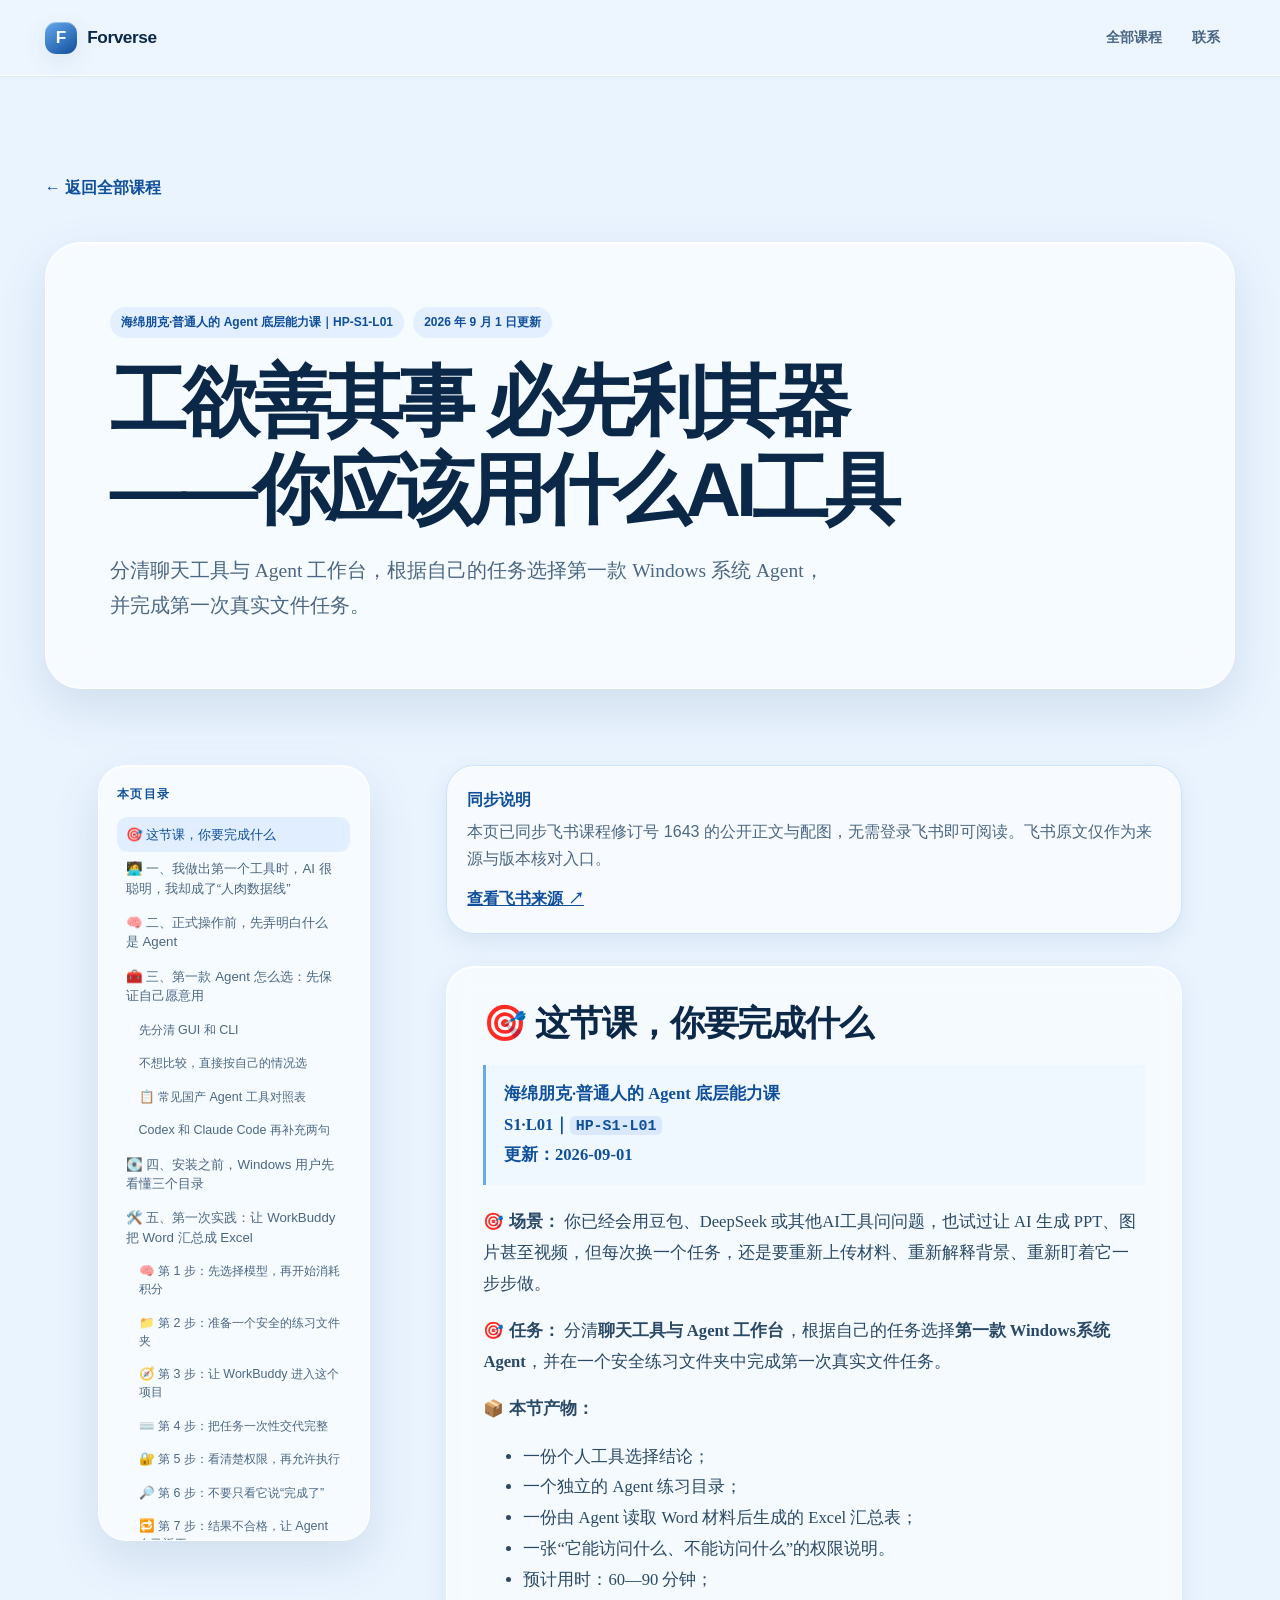
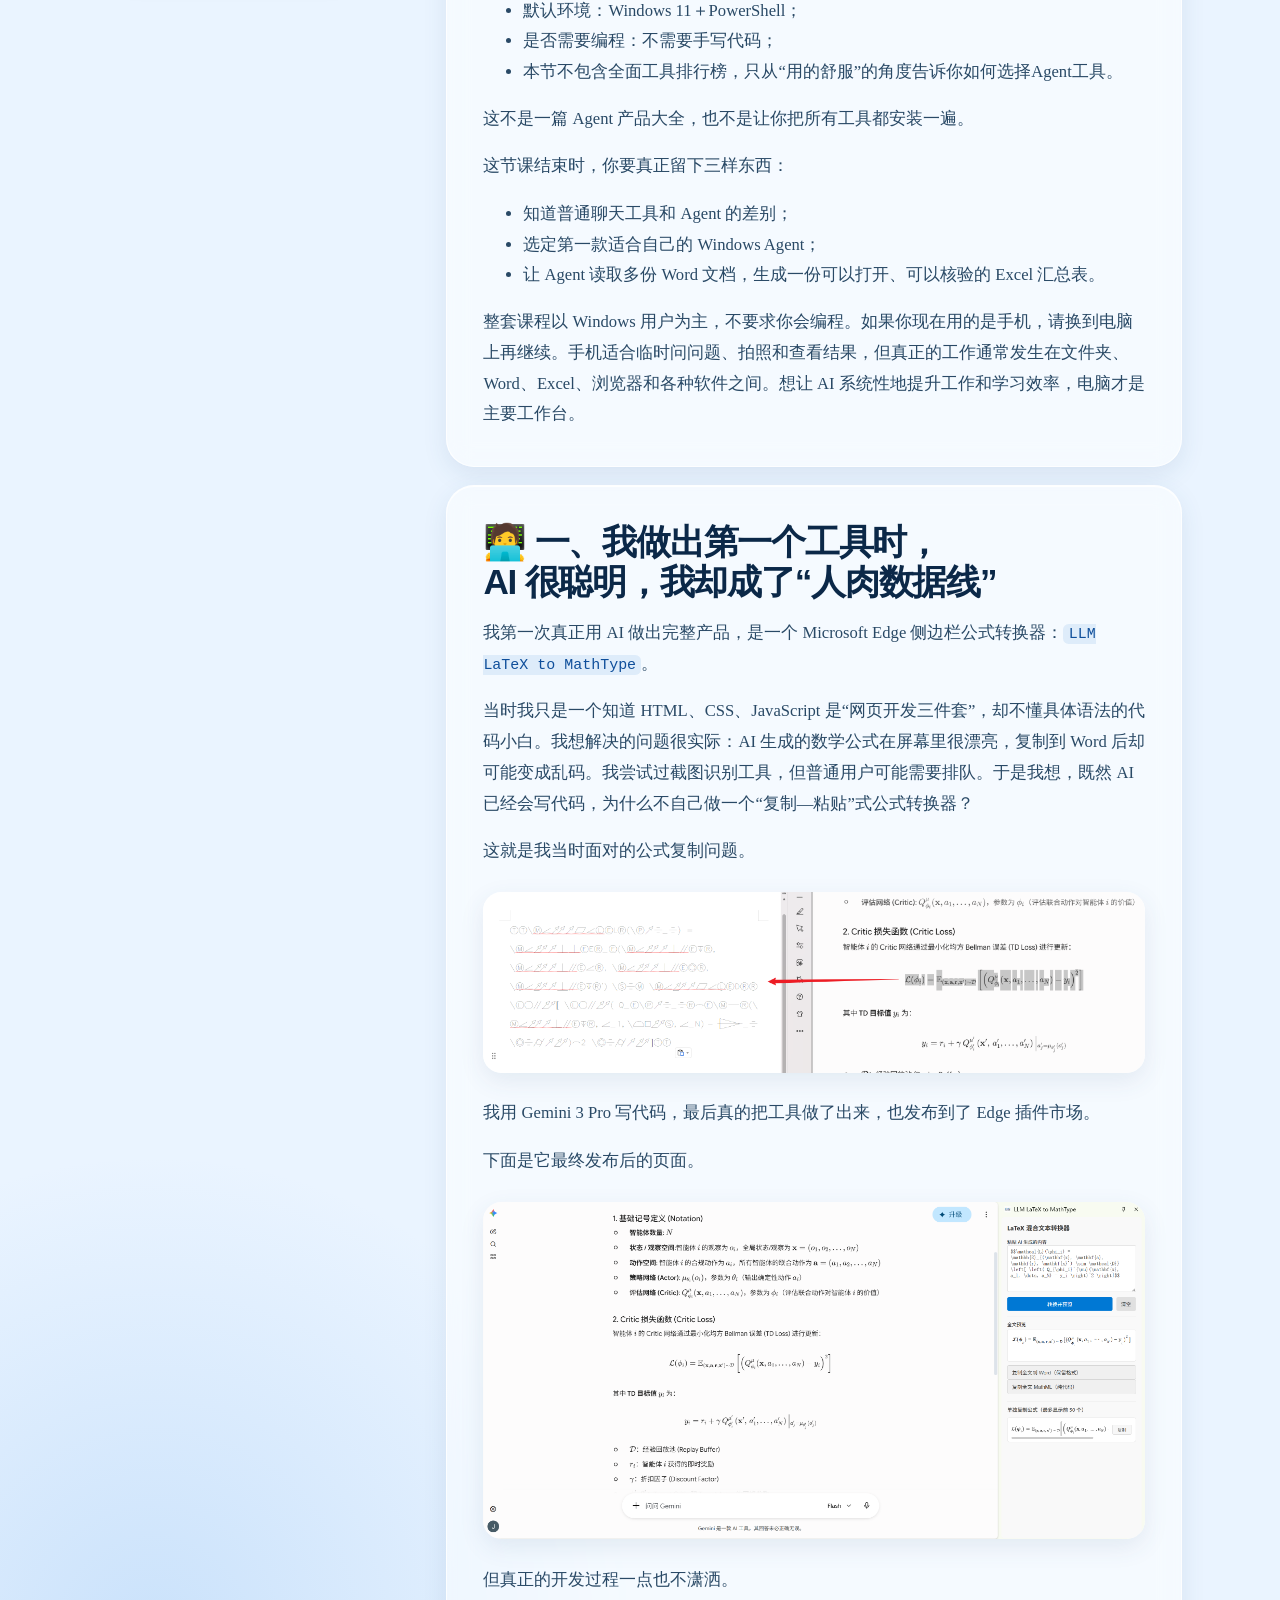
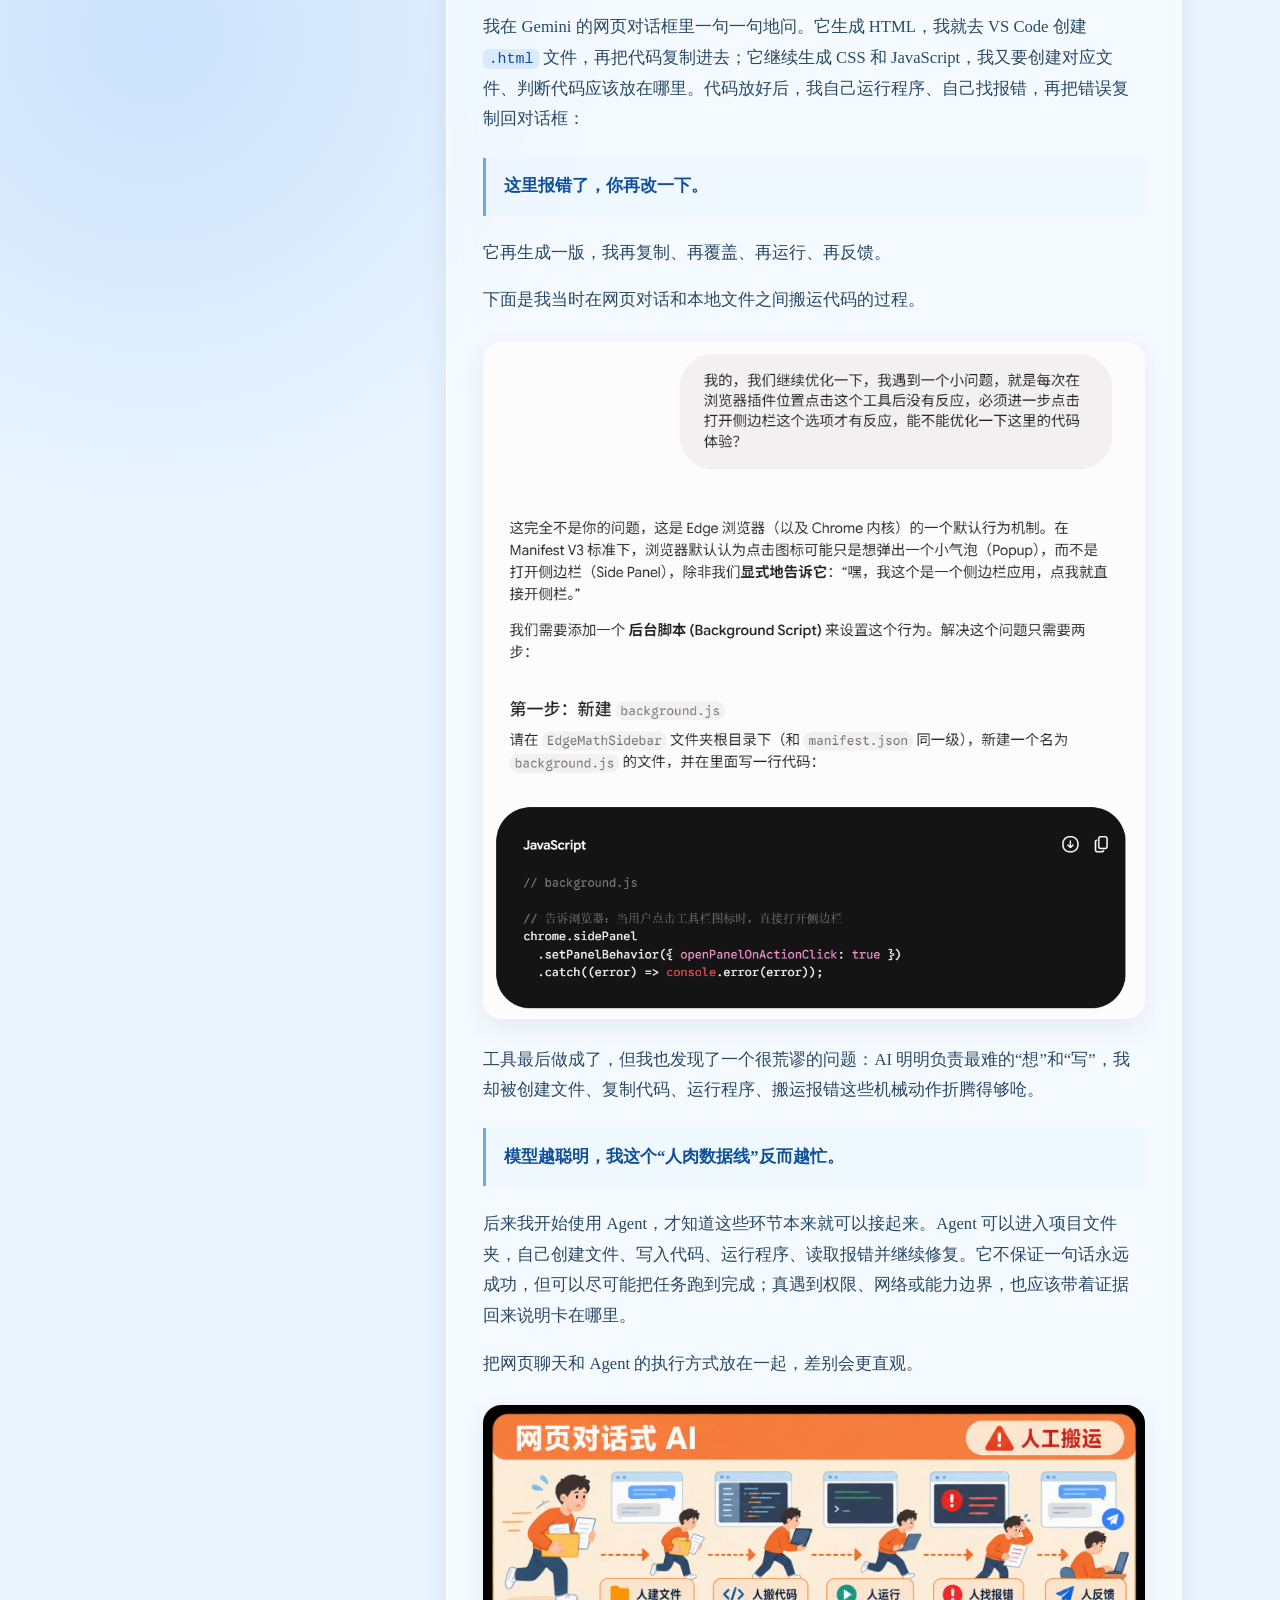
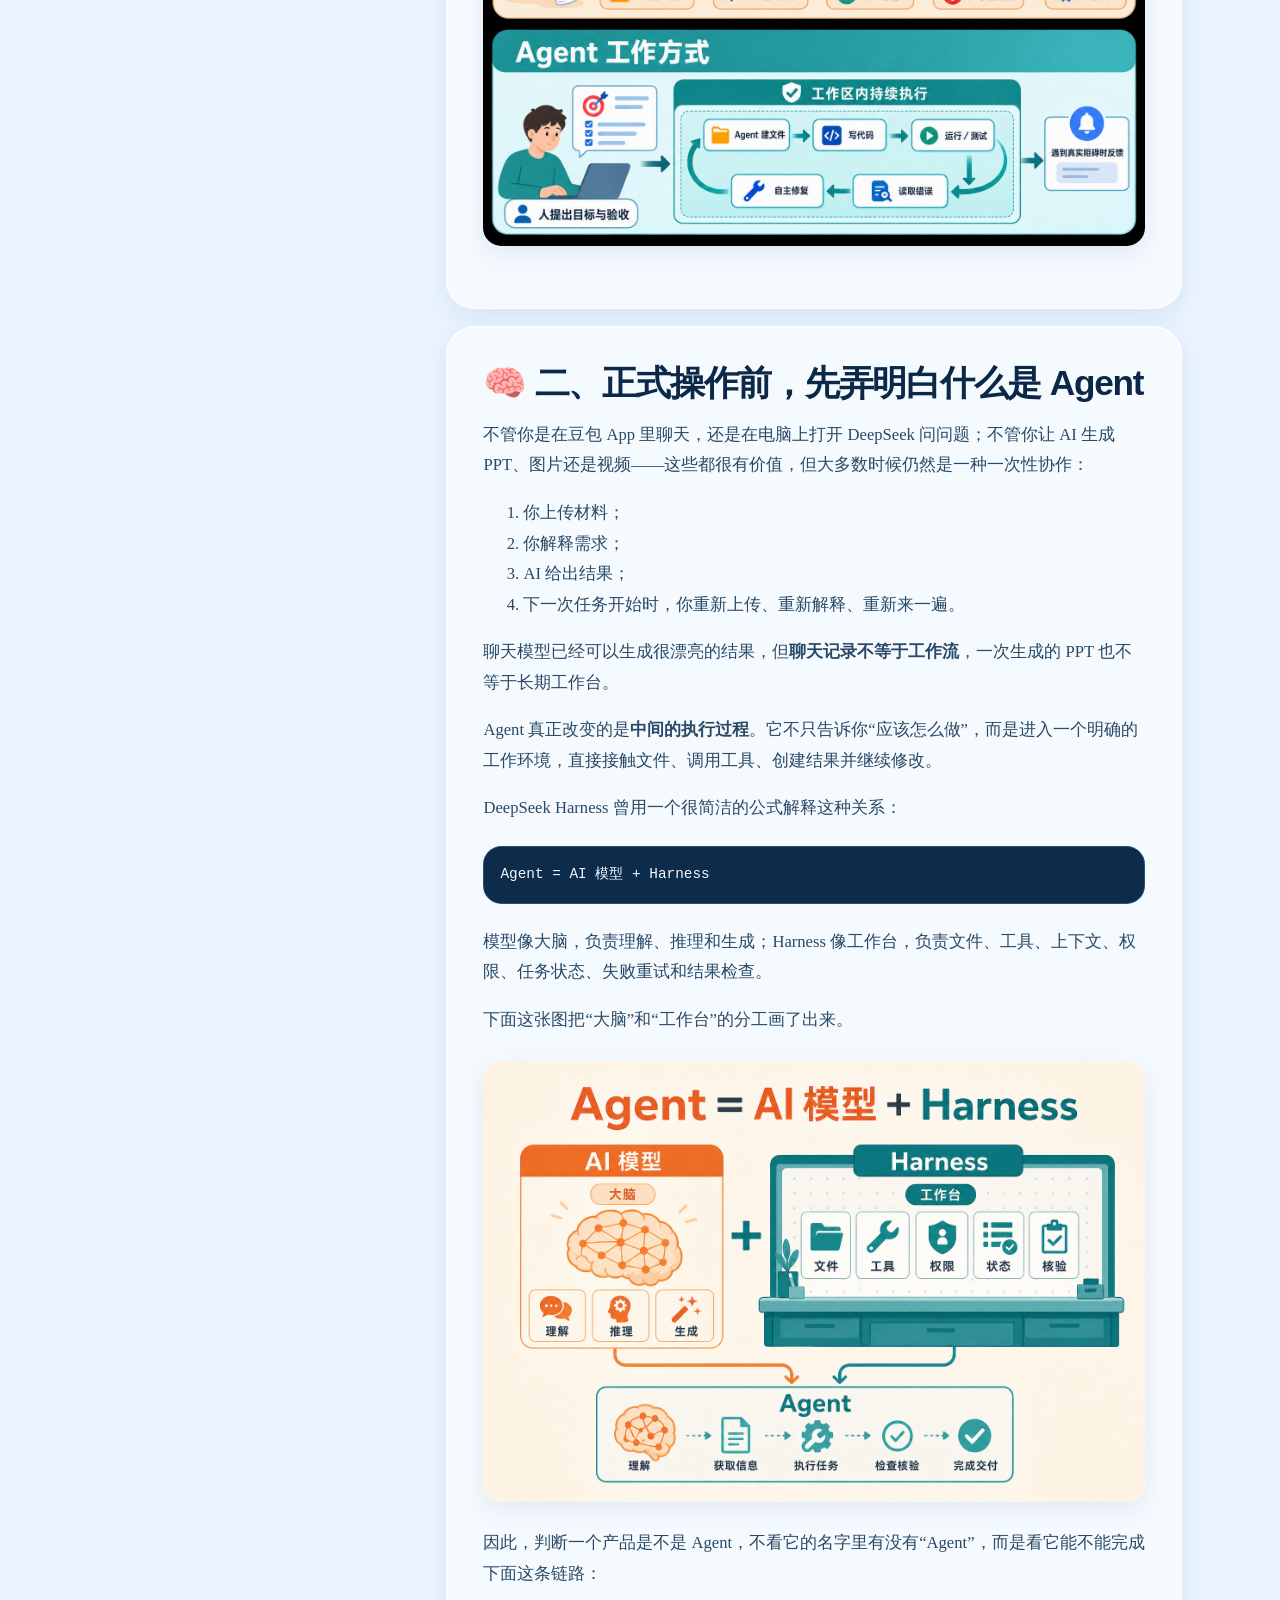
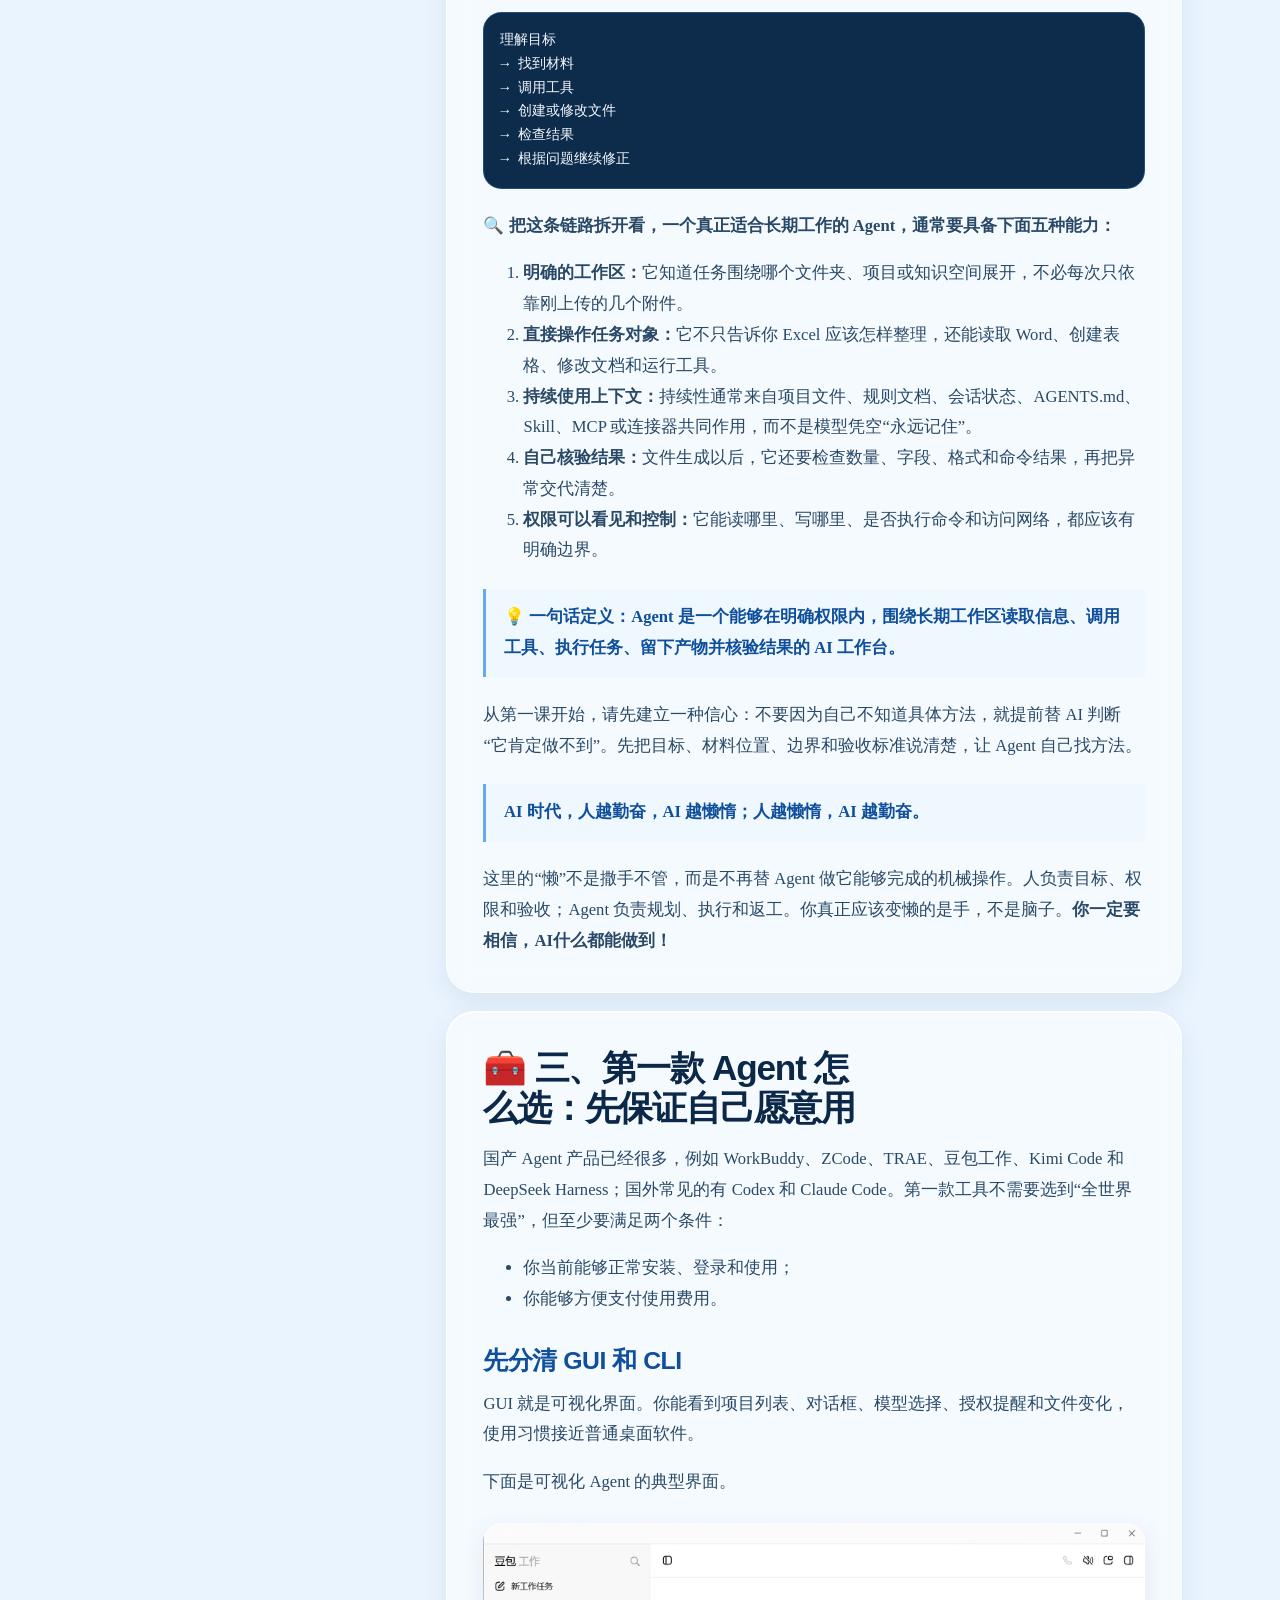
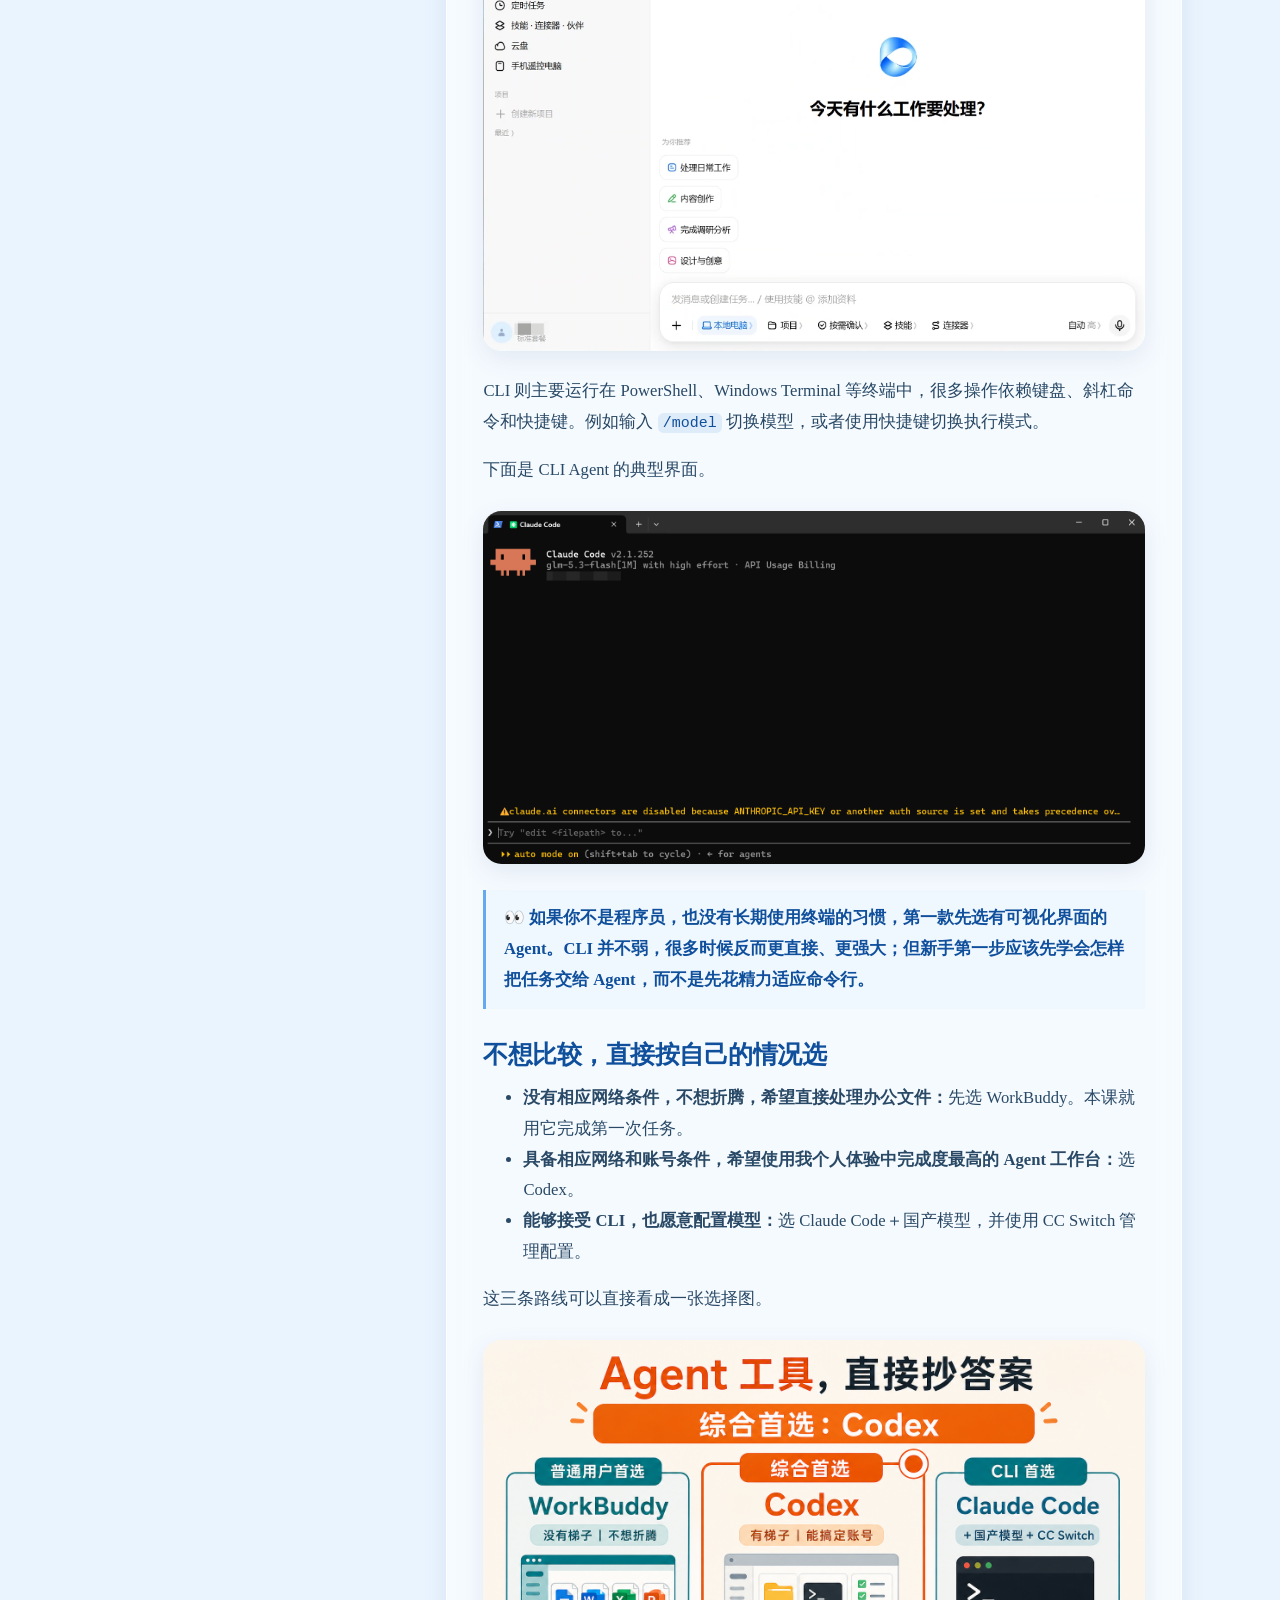
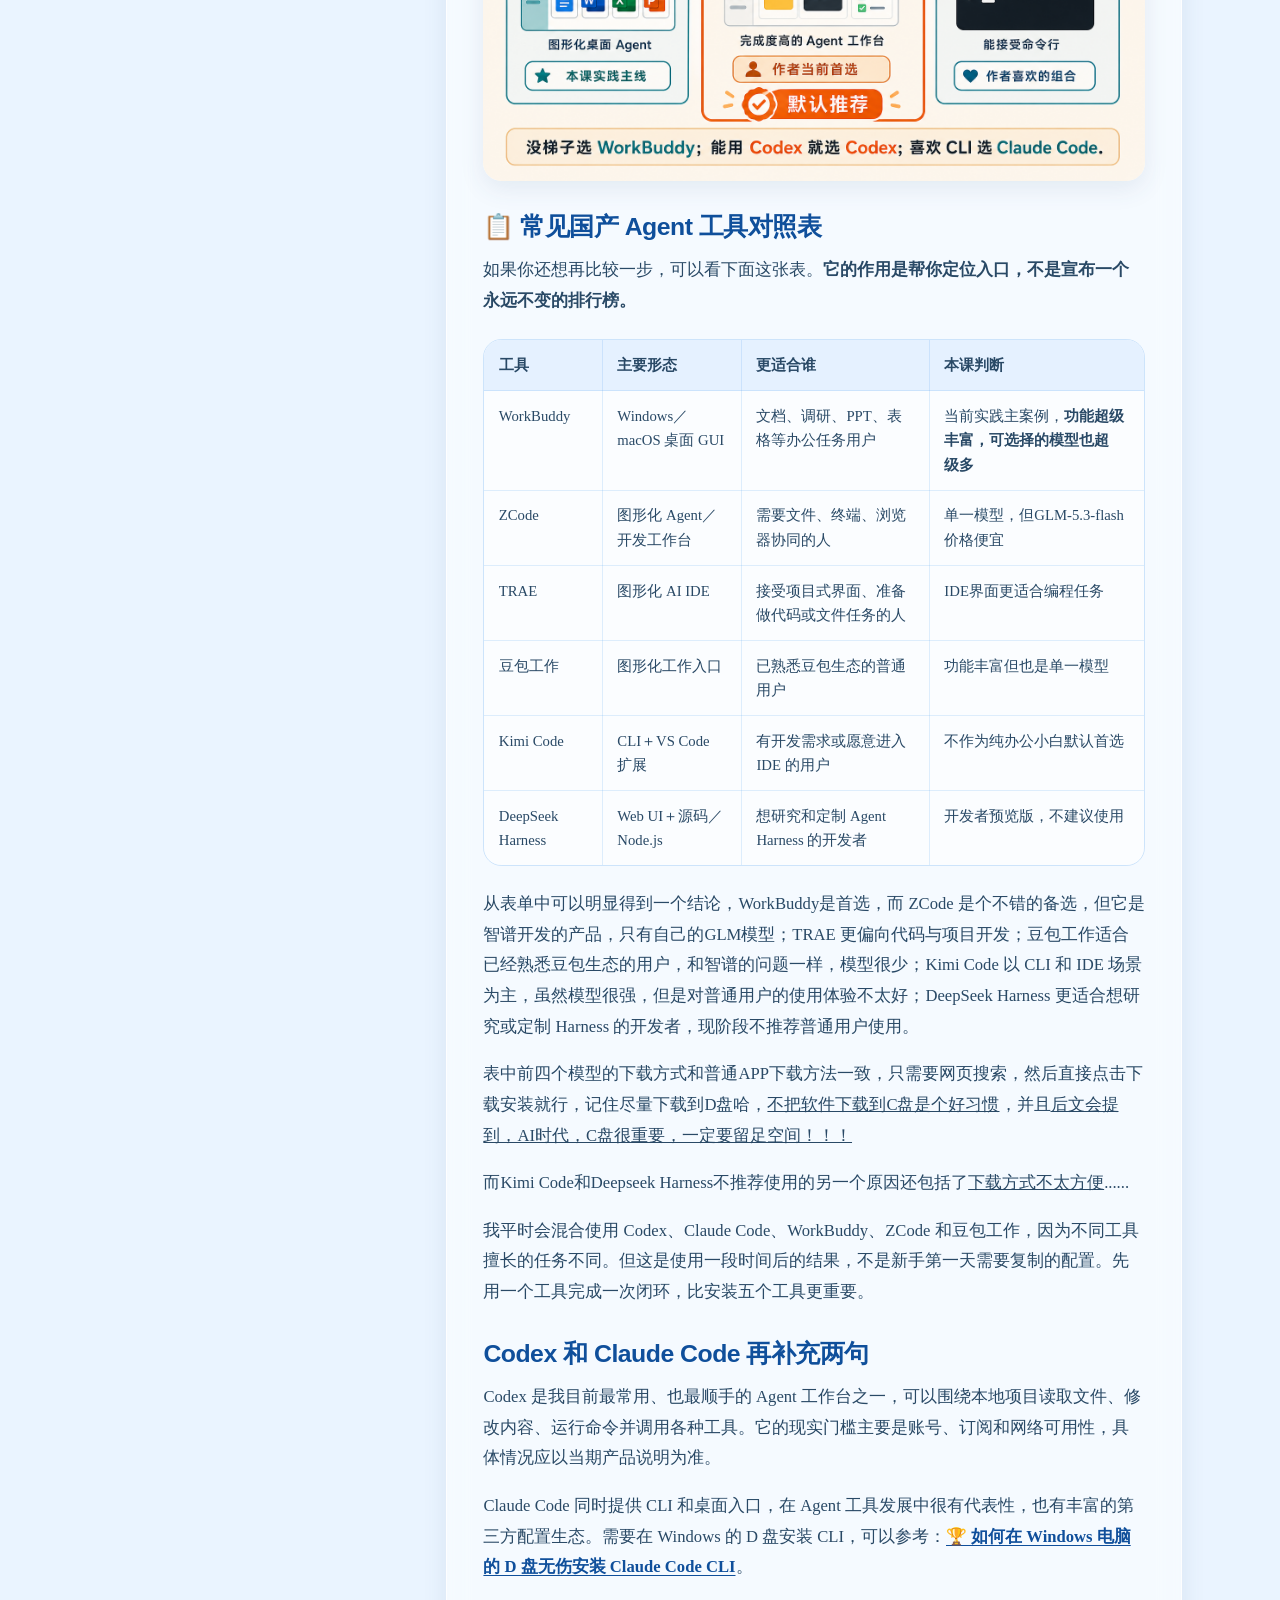
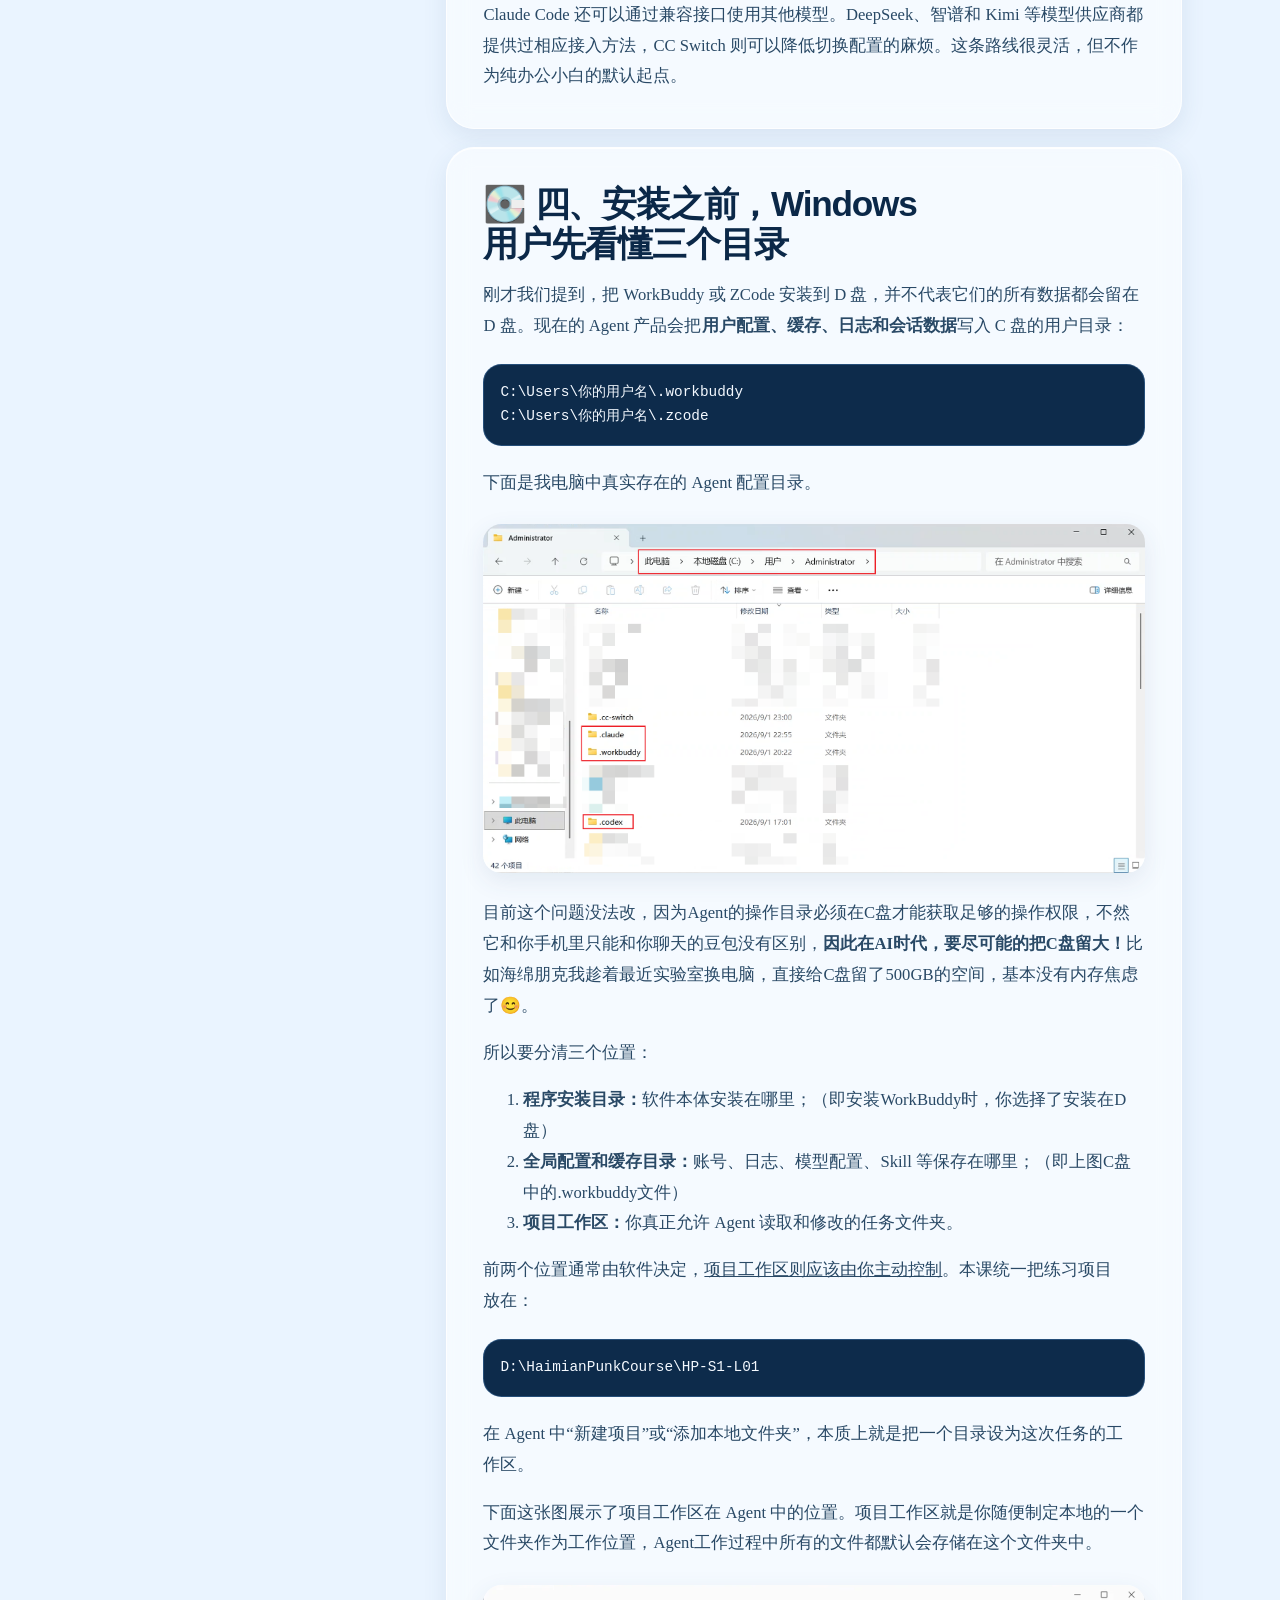
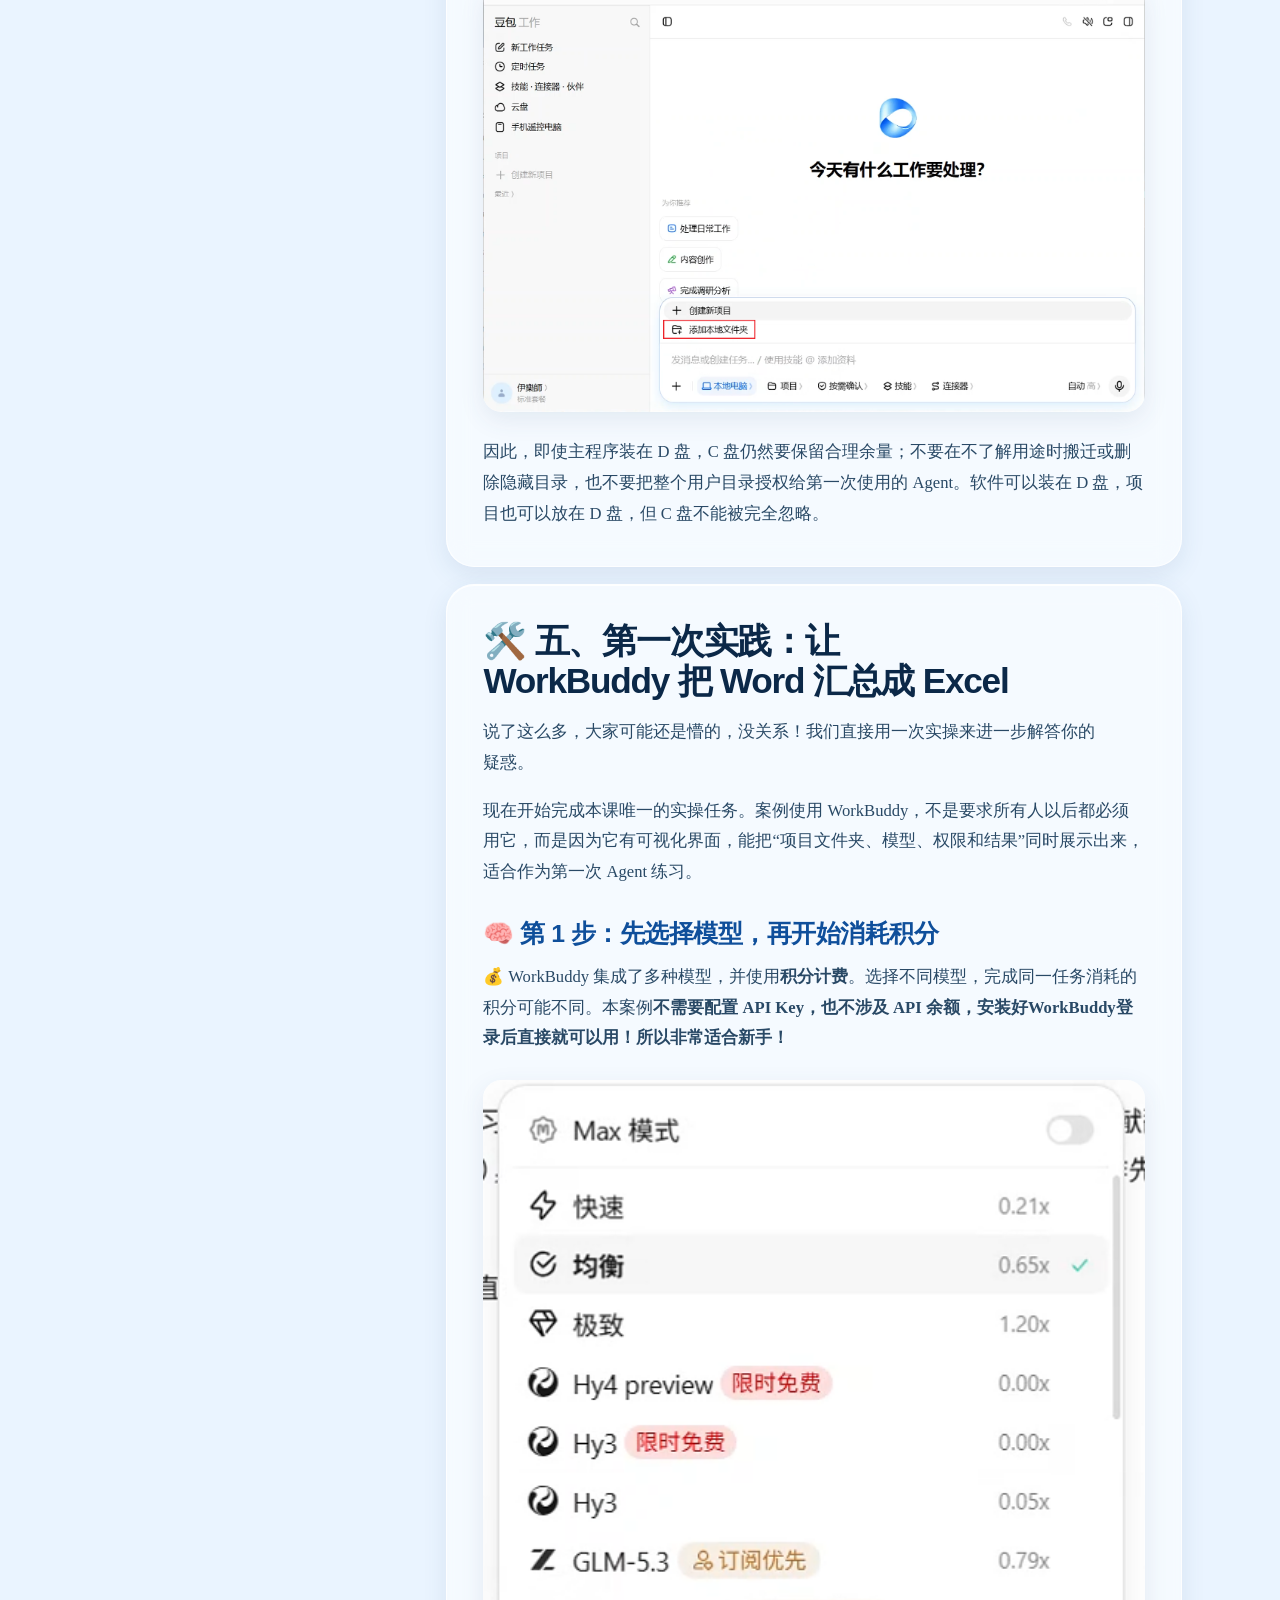
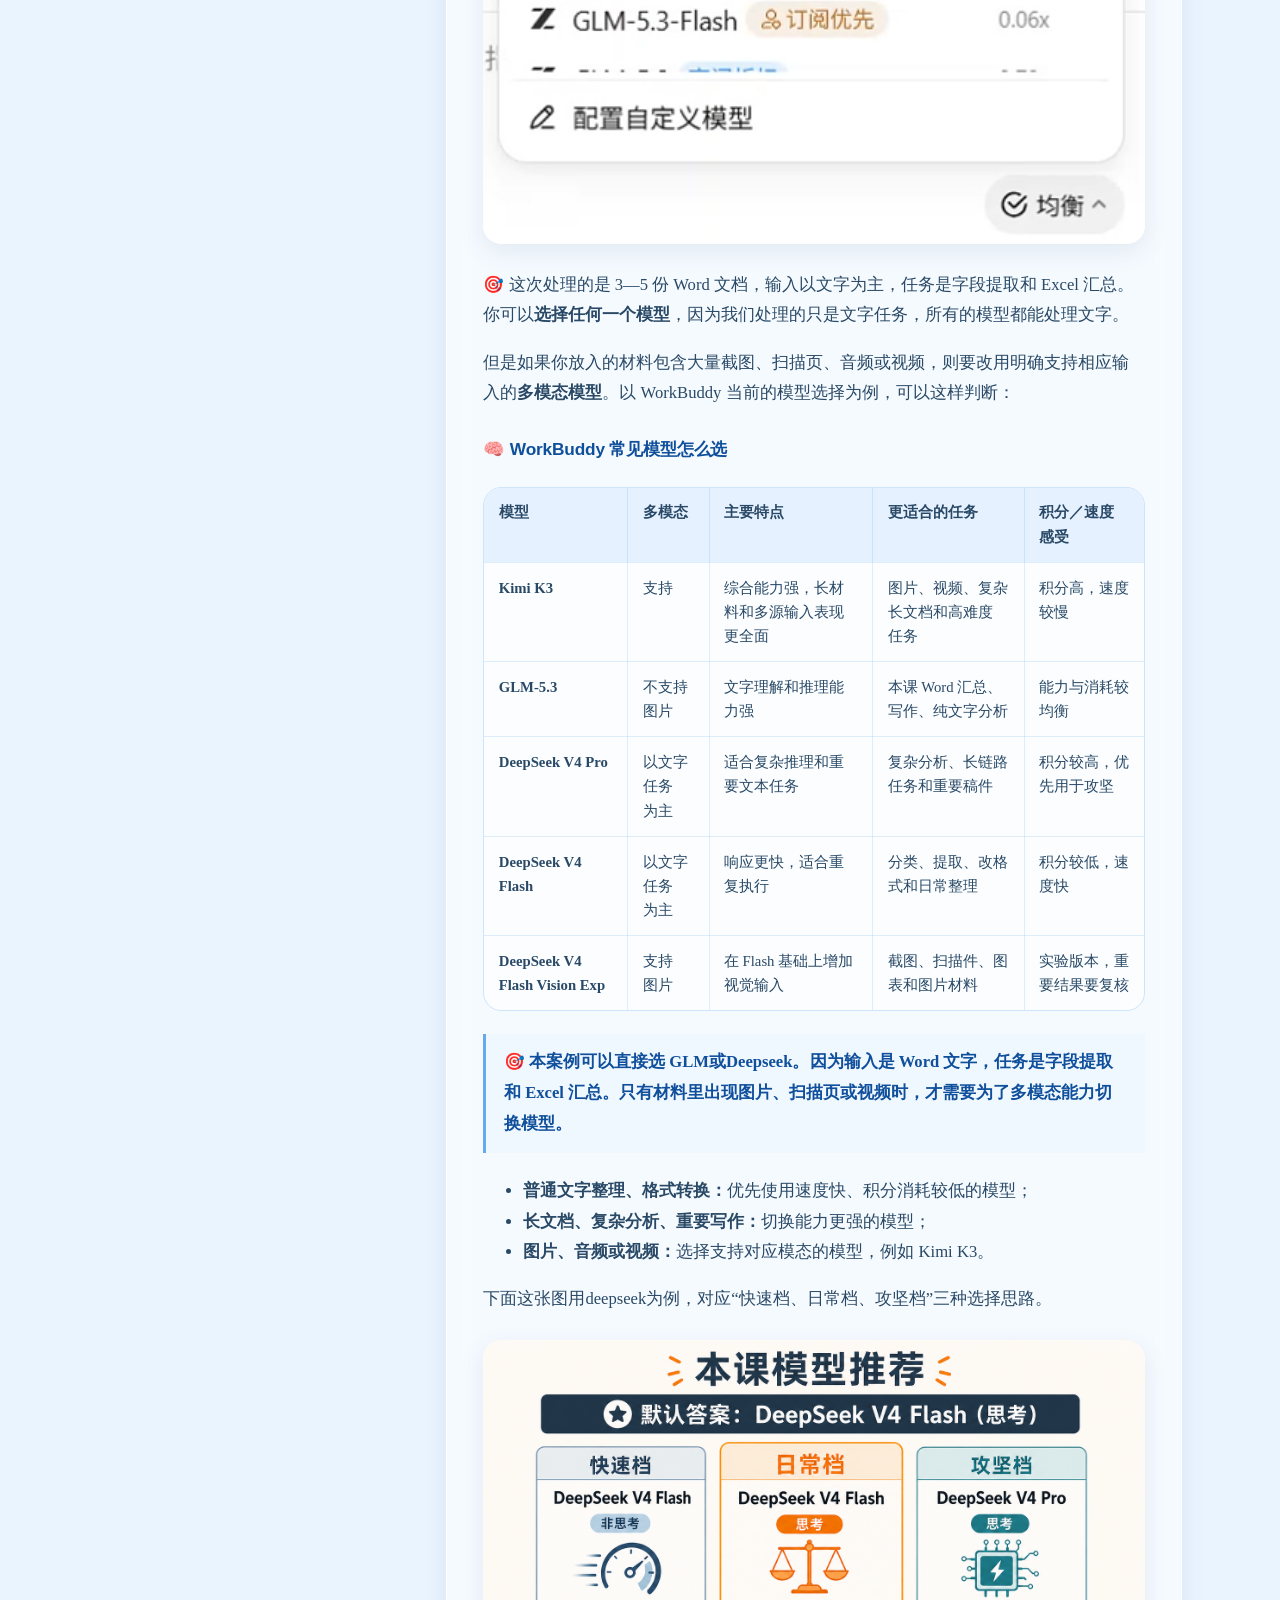
<file: courses/ai-tool-selection/index.html>
<!doctype html>
<html lang="zh-CN">
  <head>
    <meta charset="UTF-8" />
    <meta name="viewport" content="width=device-width, initial-scale=1" />
    <meta name="theme-color" content="#eaf4ff" />
    <meta name="description" content="分清聊天工具与 Agent 工作台，根据自己的任务选择第一款 Windows 系统 Agent，并完成第一次真实文件任务。" />
    <title>01. 工欲善其事 必先利其器——你应该用什么AI工具｜Forverse</title>
    <link rel="icon" href="../../favicon.svg" type="image/svg+xml" />
    <link rel="stylesheet" href="../../css/style.css" />
    <script src="../../js/course.js" defer></script>
  </head>
  <body class="course-page">
    <a class="skip-link" href="#course-content">跳转到课程正文</a>
    <header class="site-header is-scrolled"><div class="container nav-shell"><a class="brand" href="../../index.html#intro" aria-label="返回 Forverse 首页"><span class="brand-mark" aria-hidden="true">F</span><span>Forverse</span></a><nav aria-label="课程导航"><ul class="nav-list"><li><a href="../../index.html#courses">全部课程</a></li><li><a href="../../index.html#contact">联系</a></li></ul></nav></div></header>
    <main id="course-content">
      <header class="course-header"><div class="container"><a class="course-back" href="../../index.html#courses">← 返回全部课程</a><div class="course-hero glass-surface"><div class="course-meta"><span>海绵朋克·普通人的 Agent 底层能力课｜HP-S1-L01</span><span>2026 年 9 月 1 日更新</span></div><h1>工欲善其事 必先利其器——你应该用什么AI工具</h1><p>分清聊天工具与 Agent 工作台，根据自己的任务选择第一款 Windows 系统 Agent，并完成第一次真实文件任务。</p></div></div></header>
      <div class="container course-layout">
        <aside class="course-toc glass-surface" data-course-toc data-auto-toc aria-label="本页目录"><p class="toc-label">本页目录</p><ol></ol></aside>
        <article class="course-article">
          <details class="mobile-toc glass-surface" data-course-toc data-auto-toc><summary>展开本页目录</summary><ol></ol></details>
          <div class="sync-note"><strong>同步说明</strong><p>本页已同步飞书课程修订号 1643 的公开正文与配图，无需登录飞书即可阅读。飞书原文仅作为来源与版本核对入口。</p><a href="https://mcnj84082pxc.feishu.cn/wiki/HbCRw1mwbi7qBnk4WJgcxg6BnP2" target="_blank" rel="noopener noreferrer">查看飞书来源 ↗</a></div>
          <section class="course-section"><h2 id="section-1" data-toc-heading>🎯 这节课，你要完成什么</h2><blockquote><p>海绵朋克·普通人的 Agent 底层能力课<br />S1·L01｜<code>HP-S1-L01</code><br />更新：2026-09-01</p></blockquote><p>🎯 <strong>场景：</strong> 你已经会用豆包、DeepSeek 或其他AI工具问问题，也试过让 AI 生成 PPT、图片甚至视频，但每次换一个任务，还是要重新上传材料、重新解释背景、重新盯着它一步步做。</p><p>🎯 <strong>任务：</strong> 分清<strong>聊天工具与 Agent 工作台</strong>，根据自己的任务选择<strong>第一款 Windows系统 Agent</strong>，并在一个安全练习文件夹中完成第一次真实文件任务。</p><p>📦 <strong>本节产物：</strong></p><ul><li>一份个人工具选择结论；</li><li>一个独立的 Agent 练习目录；</li><li>一份由 Agent 读取 Word 材料后生成的 Excel 汇总表；</li><li>一张“它能访问什么、不能访问什么”的权限说明。</li><li>预计用时：60—90 分钟；</li><li>默认环境：Windows 11＋PowerShell；</li><li>是否需要编程：不需要手写代码；</li><li>本节不包含全面工具排行榜，只从“用的舒服”的角度告诉你如何选择Agent工具。</li></ul><p>这不是一篇 Agent 产品大全，也不是让你把所有工具都安装一遍。</p><p>这节课结束时，你要真正留下三样东西：</p><ul><li>知道普通聊天工具和 Agent 的差别；</li><li>选定第一款适合自己的 Windows Agent；</li><li>让 Agent 读取多份 Word 文档，生成一份可以打开、可以核验的 Excel 汇总表。</li></ul><p>整套课程以 Windows 用户为主，不要求你会编程。如果你现在用的是手机，请换到电脑上再继续。手机适合临时问问题、拍照和查看结果，但真正的工作通常发生在文件夹、Word、Excel、浏览器和各种软件之间。想让 AI 系统性地提升工作和学习效率，电脑才是主要工作台。</p></section>
          <section class="course-section"><h2 id="section-2" data-toc-heading>🧑‍💻 一、我做出第一个工具时，AI 很聪明，我却成了“人肉数据线”</h2><p>我第一次真正用 AI 做出完整产品，是一个 Microsoft Edge 侧边栏公式转换器：<code>LLM LaTeX to MathType</code>。</p><p>当时我只是一个知道 HTML、CSS、JavaScript 是“网页开发三件套”，却不懂具体语法的代码小白。我想解决的问题很实际：AI 生成的数学公式在屏幕里很漂亮，复制到 Word 后却可能变成乱码。我尝试过截图识别工具，但普通用户可能需要排队。于是我想，既然 AI 已经会写代码，为什么不自己做一个“复制—粘贴”式公式转换器？</p><p>这就是我当时面对的公式复制问题。</p><figure class="course-figure"><img src="../../assets/images/ai-tool-selection-media-01.png" alt="课程配图：这就是我当时面对的公式复制问题" loading="lazy" decoding="async" /></figure><p>我用 Gemini 3 Pro 写代码，最后真的把工具做了出来，也发布到了 Edge 插件市场。</p><p>下面是它最终发布后的页面。</p><figure class="course-figure"><img src="../../assets/images/ai-tool-selection-media-02.png" alt="课程配图：下面是它最终发布后的页面" loading="lazy" decoding="async" /></figure><p>但真正的开发过程一点也不潇洒。</p><p>我在 Gemini 的网页对话框里一句一句地问。它生成 HTML，我就去 VS Code 创建 <code>.html</code> 文件，再把代码复制进去；它继续生成 CSS 和 JavaScript，我又要创建对应文件、判断代码应该放在哪里。代码放好后，我自己运行程序、自己找报错，再把错误复制回对话框：</p><blockquote><p>这里报错了，你再改一下。</p></blockquote><p>它再生成一版，我再复制、再覆盖、再运行、再反馈。</p><p>下面是我当时在网页对话和本地文件之间搬运代码的过程。</p><figure class="course-figure"><img src="../../assets/images/ai-tool-selection-media-03.png" alt="课程配图：下面是我当时在网页对话和本地文件之间搬运代码的过程" loading="lazy" decoding="async" /></figure><p>工具最后做成了，但我也发现了一个很荒谬的问题：AI 明明负责最难的“想”和“写”，我却被创建文件、复制代码、运行程序、搬运报错这些机械动作折腾得够呛。</p><blockquote><p><strong>模型越聪明，我这个“人肉数据线”反而越忙。</strong></p></blockquote><p>后来我开始使用 Agent，才知道这些环节本来就可以接起来。Agent 可以进入项目文件夹，自己创建文件、写入代码、运行程序、读取报错并继续修复。它不保证一句话永远成功，但可以尽可能把任务跑到完成；真遇到权限、网络或能力边界，也应该带着证据回来说明卡在哪里。</p><p>把网页聊天和 Agent 的执行方式放在一起，差别会更直观。</p><figure class="course-figure"><img src="../../assets/images/ai-tool-selection-media-04.png" alt="课程配图：把网页聊天和 Agent 的执行方式放在一起，差别会更直观" loading="lazy" decoding="async" /></figure></section>
          <section class="course-section"><h2 id="section-3" data-toc-heading>🧠 二、正式操作前，先弄明白什么是 Agent</h2><p>不管你是在豆包 App 里聊天，还是在电脑上打开 DeepSeek 问问题；不管你让 AI 生成 PPT、图片还是视频——这些都很有价值，但大多数时候仍然是一种一次性协作：</p><ol><li>你上传材料；</li><li>你解释需求；</li><li>AI 给出结果；</li><li>下一次任务开始时，你重新上传、重新解释、重新来一遍。</li></ol><p>聊天模型已经可以生成很漂亮的结果，但<strong>聊天记录不等于工作流</strong>，一次生成的 PPT 也不等于长期工作台。</p><p>Agent 真正改变的是<strong>中间的执行过程</strong>。它不只告诉你“应该怎么做”，而是进入一个明确的工作环境，直接接触文件、调用工具、创建结果并继续修改。</p><p>DeepSeek Harness 曾用一个很简洁的公式解释这种关系：</p><pre><code>Agent = AI 模型 + Harness</code></pre><p>模型像大脑，负责理解、推理和生成；Harness 像工作台，负责文件、工具、上下文、权限、任务状态、失败重试和结果检查。</p><p>下面这张图把“大脑”和“工作台”的分工画了出来。</p><figure class="course-figure"><img src="../../assets/images/ai-tool-selection-media-05.png" alt="课程配图：下面这张图把“大脑”和“工作台”的分工画了出来" loading="lazy" decoding="async" /></figure><p>因此，判断一个产品是不是 Agent，不看它的名字里有没有“Agent”，而是看它能不能完成下面这条链路：</p><pre><code>理解目标
→ 找到材料
→ 调用工具
→ 创建或修改文件
→ 检查结果
→ 根据问题继续修正</code></pre><p>🔍 <strong>把这条链路拆开看，一个真正适合长期工作的 Agent，通常要具备下面五种能力：</strong></p><ol><li><strong>明确的工作区：</strong>它知道任务围绕哪个文件夹、项目或知识空间展开，不必每次只依靠刚上传的几个附件。</li><li><strong>直接操作任务对象：</strong>它不只告诉你 Excel 应该怎样整理，还能读取 Word、创建表格、修改文档和运行工具。</li><li><strong>持续使用上下文：</strong>持续性通常来自项目文件、规则文档、会话状态、AGENTS.md、Skill、MCP 或连接器共同作用，而不是模型凭空“永远记住”。</li><li><strong>自己核验结果：</strong>文件生成以后，它还要检查数量、字段、格式和命令结果，再把异常交代清楚。</li><li><strong>权限可以看见和控制：</strong>它能读哪里、写哪里、是否执行命令和访问网络，都应该有明确边界。</li></ol><blockquote><p>💡 <strong>一句话定义：</strong>Agent 是一个能够在明确权限内，围绕长期工作区读取信息、调用工具、执行任务、留下产物并核验结果的 AI 工作台。</p></blockquote><p>从第一课开始，请先建立一种信心：不要因为自己不知道具体方法，就提前替 AI 判断“它肯定做不到”。先把目标、材料位置、边界和验收标准说清楚，让 Agent 自己找方法。</p><blockquote><p><strong>AI 时代，人越勤奋，AI 越懒惰；人越懒惰，AI 越勤奋。</strong></p></blockquote><p>这里的“懒”不是撒手不管，而是不再替 Agent 做它能够完成的机械操作。人负责目标、权限和验收；Agent 负责规划、执行和返工。你真正应该变懒的是手，不是脑子。<strong>你一定要相信，AI什么都能做到！</strong></p></section>
          <section class="course-section"><h2 id="section-4" data-toc-heading>🧰 三、第一款 Agent 怎么选：先保证自己愿意用</h2><p>国产 Agent 产品已经很多，例如 WorkBuddy、ZCode、TRAE、豆包工作、Kimi Code 和 DeepSeek Harness；国外常见的有 Codex 和 Claude Code。第一款工具不需要选到“全世界最强”，但至少要满足两个条件：</p><ul><li>你当前能够正常安装、登录和使用；</li><li>你能够方便支付使用费用。</li></ul><h3 id="section-5" data-toc-heading>先分清 GUI 和 CLI</h3><p>GUI 就是可视化界面。你能看到项目列表、对话框、模型选择、授权提醒和文件变化，使用习惯接近普通桌面软件。</p><p>下面是可视化 Agent 的典型界面。</p><figure class="course-figure"><img src="../../assets/images/ai-tool-selection-media-06.png" alt="课程配图：下面是可视化 Agent 的典型界面" loading="lazy" decoding="async" /></figure><p>CLI 则主要运行在 PowerShell、Windows Terminal 等终端中，很多操作依赖键盘、斜杠命令和快捷键。例如输入 <code>/model</code> 切换模型，或者使用快捷键切换执行模式。</p><p>下面是 CLI Agent 的典型界面。</p><figure class="course-figure"><img src="../../assets/images/ai-tool-selection-media-07.png" alt="课程配图：下面是 CLI Agent 的典型界面" loading="lazy" decoding="async" /></figure><blockquote><p>👀 <strong>如果你不是程序员，也没有长期使用终端的习惯，第一款先选</strong><strong>有可视化界面的 Agent</strong><strong>。</strong>CLI 并不弱，很多时候反而更直接、更强大；但新手第一步应该先学会怎样把任务交给 Agent，而不是先花精力适应命令行。</p></blockquote><h3 id="section-6" data-toc-heading>不想比较，直接按自己的情况选</h3><ul><li><strong>没有相应网络条件，不想折腾，希望直接处理办公文件：</strong>先选 WorkBuddy。本课就用它完成第一次任务。</li><li><strong>具备相应网络和账号条件，希望使用我个人体验中完成度最高的 Agent 工作台：</strong>选 Codex。</li><li><strong>能够接受 CLI，也愿意配置模型：</strong>选 Claude Code＋国产模型，并使用 CC Switch 管理配置。</li></ul><p>这三条路线可以直接看成一张选择图。</p><figure class="course-figure"><img src="../../assets/images/ai-tool-selection-media-08.png" alt="课程配图：这三条路线可以直接看成一张选择图" loading="lazy" decoding="async" /></figure><h3 id="section-7" data-toc-heading>📋 常见国产 Agent 工具对照表</h3><p>如果你还想再比较一步，可以看下面这张表。<strong>它的作用是帮你定位入口，不是宣布一个永远不变的排行榜。</strong></p><div class="course-table-wrap"><table><thead><tr><th><p>工具</p></th><th><p>主要形态</p></th><th><p>更适合谁</p></th><th><p>本课判断</p></th></tr></thead><tbody><tr><td><p>WorkBuddy</p></td><td><p>Windows／macOS 桌面 GUI</p></td><td><p>文档、调研、PPT、表格等办公任务用户</p></td><td><p>当前实践主案例，<strong>功能超级丰富，可选择的模型也超级多</strong></p></td></tr><tr><td><p>ZCode</p></td><td><p>图形化 Agent／开发工作台</p></td><td><p>需要文件、终端、浏览器协同的人</p></td><td><p>单一模型，但GLM-5.3-flash价格便宜</p></td></tr><tr><td><p>TRAE</p></td><td><p>图形化 AI IDE</p></td><td><p>接受项目式界面、准备做代码或文件任务的人</p></td><td><p>IDE界面更适合编程任务</p></td></tr><tr><td><p>豆包工作</p></td><td><p>图形化工作入口</p></td><td><p>已熟悉豆包生态的普通用户</p></td><td><p>功能丰富但也是单一模型</p></td></tr><tr><td><p>Kimi Code</p></td><td><p>CLI＋VS Code 扩展</p></td><td><p>有开发需求或愿意进入 IDE 的用户</p></td><td><p>不作为纯办公小白默认首选</p></td></tr><tr><td><p>DeepSeek Harness</p></td><td><p>Web UI＋源码／Node.js</p></td><td><p>想研究和定制 Agent Harness 的开发者</p></td><td><p>开发者预览版，不建议使用</p></td></tr></tbody></table></div><p>从表单中可以明显得到一个结论，WorkBuddy是首选，而 ZCode 是个不错的备选，但它是智谱开发的产品，只有自己的GLM模型；TRAE 更偏向代码与项目开发；豆包工作适合已经熟悉豆包生态的用户，和智谱的问题一样，模型很少；Kimi Code 以 CLI 和 IDE 场景为主，虽然模型很强，但是对普通用户的使用体验不太好；DeepSeek Harness 更适合想研究或定制 Harness 的开发者，现阶段不推荐普通用户使用。</p><p>表中前四个模型的下载方式和普通APP下载方法一致，只需要网页搜索，然后直接点击下载安装就行，记住尽量下载到D盘哈，<u>不把软件下载到C盘是个好习惯</u>，并且<u>后文会提到，AI时代，C盘很重要，一定要留足空间！！！</u></p><p>而Kimi Code和Deepseek Harness不推荐使用的另一个原因还包括了<u>下载方式不太方便</u>......</p><p>我平时会混合使用 Codex、Claude Code、WorkBuddy、ZCode 和豆包工作，因为不同工具擅长的任务不同。但这是使用一段时间后的结果，不是新手第一天需要复制的配置。先用一个工具完成一次闭环，比安装五个工具更重要。</p><h3 id="section-8" data-toc-heading>Codex 和 Claude Code 再补充两句</h3><p>Codex 是我目前最常用、也最顺手的 Agent 工作台之一，可以围绕本地项目读取文件、修改内容、运行命令并调用各种工具。它的现实门槛主要是账号、订阅和网络可用性，具体情况应以当期产品说明为准。</p><p>Claude Code 同时提供 CLI 和桌面入口，在 Agent 工具发展中很有代表性，也有丰富的第三方配置生态。需要在 Windows 的 D 盘安装 CLI，可以参考：<a href="https://mcnj84082pxc.feishu.cn/wiki/ZGZewqXkeiKPXAkY58hc3tLpnKd" target="_blank" rel="noopener noreferrer">🏆 如何在 Windows 电脑的 D 盘无伤安装 Claude Code CLI</a>。</p><p>Claude Code 还可以通过兼容接口使用其他模型。DeepSeek、智谱和 Kimi 等模型供应商都提供过相应接入方法，CC Switch 则可以降低切换配置的麻烦。这条路线很灵活，但不作为纯办公小白的默认起点。</p></section>
          <section class="course-section"><h2 id="section-9" data-toc-heading>💽 四、安装之前，Windows 用户先看懂三个目录</h2><p>刚才我们提到，把 WorkBuddy 或 ZCode 安装到 D 盘，并不代表它们的所有数据都会留在 D 盘。现在的 Agent 产品会把<strong>用户配置、缓存、日志和会话数据</strong>写入 C 盘的用户目录：</p><pre><code>C:\Users\你的用户名\.workbuddy
C:\Users\你的用户名\.zcode</code></pre><p>下面是我电脑中真实存在的 Agent 配置目录。</p><figure class="course-figure"><img src="../../assets/images/ai-tool-selection-media-09.png" alt="课程配图：下面是我电脑中真实存在的 Agent 配置目录" loading="lazy" decoding="async" /></figure><p>目前这个问题没法改，因为Agent的操作目录必须在C盘才能获取足够的操作权限，不然它和你手机里只能和你聊天的豆包没有区别，<strong>因此在AI时代，要尽可能的把C盘留大！</strong>比如海绵朋克我趁着最近实验室换电脑，直接给C盘留了500GB的空间，基本没有内存焦虑了😊。</p><p>所以要分清三个位置：</p><ol><li><strong>程序安装目录：</strong>软件本体安装在哪里；（即安装WorkBuddy时，你选择了安装在D盘）</li><li><strong>全局配置和缓存目录：</strong>账号、日志、模型配置、Skill 等保存在哪里；（即上图C盘中的.workbuddy文件）</li><li><strong>项目工作区：</strong>你真正允许 Agent 读取和修改的任务文件夹。</li></ol><p>前两个位置通常由软件决定，<u>项目工作区则应该由你主动控制</u>。本课统一把练习项目放在：</p><pre><code>D:\HaimianPunkCourse\HP-S1-L01</code></pre><p>在 Agent 中“新建项目”或“添加本地文件夹”，本质上就是把一个目录设为这次任务的工作区。</p><p>下面这张图展示了项目工作区在 Agent 中的位置。项目工作区就是你随便制定本地的一个文件夹作为工作位置，Agent工作过程中所有的文件都默认会存储在这个文件夹中。</p><figure class="course-figure"><img src="../../assets/images/ai-tool-selection-media-10.png" alt="课程配图：下面这张图展示了项目工作区在 Agent 中的位置。项目工作区就是你随便制定本地的一个文件夹作为工作位置，Agent工作过程中所有的文件都默认会" loading="lazy" decoding="async" /></figure><p>因此，即使主程序装在 D 盘，C 盘仍然要保留合理余量；不要在不了解用途时搬迁或删除隐藏目录，也不要把整个用户目录授权给第一次使用的 Agent。软件可以装在 D 盘，项目也可以放在 D 盘，但 C 盘不能被完全忽略。</p></section>
          <section class="course-section"><h2 id="section-10" data-toc-heading>🛠️ 五、第一次实践：让 WorkBuddy 把 Word 汇总成 Excel</h2><p>说了这么多，大家可能还是懵的，没关系！我们直接用一次实操来进一步解答你的疑惑。</p><p>现在开始完成本课唯一的实操任务。案例使用 WorkBuddy，不是要求所有人以后都必须用它，而是因为它有可视化界面，能把“项目文件夹、模型、权限和结果”同时展示出来，适合作为第一次 Agent 练习。</p><h3 id="section-11" data-toc-heading>🧠 第 1 步：先选择模型，再开始消耗积分</h3><p>💰 WorkBuddy 集成了多种模型，并使用<strong>积分计费</strong>。选择不同模型，完成同一任务消耗的积分可能不同。本案例<strong>不需要配置 API Key，也不涉及 API 余额，安装好WorkBuddy登录后直接就可以用！所以非常适合新手！</strong></p><figure class="course-figure"><img src="../../assets/images/ai-tool-selection-media-11.png" alt="课程配图：💰 WorkBuddy 集成了多种模型，并使用积分计费。选择不同模型，完成同一任务消耗的积分可能不同。本案例不需要配置 API Key，也不涉及" loading="lazy" decoding="async" /></figure><p>🎯 这次处理的是 3—5 份 Word 文档，输入以文字为主，任务是字段提取和 Excel 汇总。你可以<strong>选择任何一个模型</strong>，因为我们处理的只是文字任务，所有的模型都能处理文字。</p><p>但是如果你放入的材料包含大量截图、扫描页、音频或视频，则要改用明确支持相应输入的<strong>多模态模型</strong>。以 WorkBuddy 当前的模型选择为例，可以这样判断：</p><h4>🧠 WorkBuddy 常见模型怎么选</h4><div class="course-table-wrap"><table><thead><tr><th><p><strong>模型</strong></p></th><th><p><strong>多模态</strong></p></th><th><p><strong>主要特点</strong></p></th><th><p><strong>更适合的任务</strong></p></th><th><p><strong>积分／速度感受</strong></p></th></tr></thead><tbody><tr><td><p><strong>Kimi K3</strong></p></td><td><p>支持</p></td><td><p>综合能力强，长材料和多源输入表现更全面</p></td><td><p>图片、视频、复杂长文档和高难度任务</p></td><td><p>积分高，速度较慢</p></td></tr><tr><td><p><strong>GLM-5.3</strong></p></td><td><p>不支持图片</p></td><td><p>文字理解和推理能力强</p></td><td><p>本课 Word 汇总、写作、纯文字分析</p></td><td><p>能力与消耗较均衡</p></td></tr><tr><td><p><strong>DeepSeek V4 Pro</strong></p></td><td><p>以文字任务为主</p></td><td><p>适合复杂推理和重要文本任务</p></td><td><p>复杂分析、长链路任务和重要稿件</p></td><td><p>积分较高，优先用于攻坚</p></td></tr><tr><td><p><strong>DeepSeek V4 Flash</strong></p></td><td><p>以文字任务为主</p></td><td><p>响应更快，适合重复执行</p></td><td><p>分类、提取、改格式和日常整理</p></td><td><p>积分较低，速度快</p></td></tr><tr><td><p><strong>DeepSeek V4 Flash Vision Exp</strong></p></td><td><p>支持图片</p></td><td><p>在 Flash 基础上增加视觉输入</p></td><td><p>截图、扫描件、图表和图片材料</p></td><td><p>实验版本，重要结果要复核</p></td></tr></tbody></table></div><blockquote><p>🎯 <strong>本案例可以直接选 GLM或Deepseek。</strong>因为输入是 Word 文字，任务是字段提取和 Excel 汇总。只有材料里出现图片、扫描页或视频时，才需要为了多模态能力切换模型。</p></blockquote><ul><li><strong>普通文字整理、格式转换：</strong>优先使用速度快、积分消耗较低的模型；</li><li><strong>长文档、复杂分析、重要写作：</strong>切换能力更强的模型；</li><li><strong>图片、音频或视频：</strong>选择支持对应模态的模型，例如 Kimi K3。</li></ul><p>下面这张图用deepseek为例，对应“快速档、日常档、攻坚档”三种选择思路。</p><figure class="course-figure"><img src="../../assets/images/ai-tool-selection-media-12.png" alt="课程配图：下面这张图用deepseek为例，对应“快速档、日常档、攻坚档”三种选择思路" loading="lazy" decoding="async" /></figure><p>模型不要一选定就永远不换。先用日常档跑一遍；如果结果明显受推理能力、上下文长度或输入类型限制，再升级模型。或者你可以直接选择WorkBuddy的Auto模式，它会自动给你选择模型。</p><p>一般来说，<strong>同一款模型，后面的数字越大，能力越强</strong>，比如GLM5.3能力强于GLM5.2；同一款模型，后面带pro的强于带flash的，比如deepseek-v4-pro强于deepseek-v4-flash。但是能力越强，价格也越高，由于现在的模型能力其实已经相比2022年chatGPT刚出时强了十倍甚至百倍，所以如果只是日常处理处理图表，用免费的hy3模型都是完全ok的。</p><p>还要补充一点，不同模型之间不能直接根据后面的<strong>数字或字母</strong>比较谁强谁弱，但是一般来说，最强的几个模型里面，Kimi K3 &gt; GLM-5.3 &gt; Deepseek-v4-pro，但是性能稍弱的模型谁比谁强，emmmmm，不好说，自己去试吧，哈哈😄</p><h4>🧯 这一步可能遇到的问题</h4><ul><li><strong>模型列表里没有课程中的名称：</strong>先确认产品是否更新、账号是否有该模型权限。不要卡在名字上，按“文字／多模态、快速／攻坚”选择同档模型即可。</li><li><strong>积分下降太快：</strong>先停止当前任务，改用 Flash 一类快速模型，并把材料控制在 3—5 份。第一次练习的目标是跑通闭环，不是测试极限。</li><li><strong>模型读不到截图或扫描页：</strong>这通常不是提示词问题，而是当前模型没有多模态能力。切换 Kimi K3 或 Vision 模型后重新执行。</li><li><strong>长时间停在处理中：</strong>让 Agent 先汇报已经读取的文件数量和当前步骤；仍无进展时终止本轮，把材料拆成小批次再执行。</li></ul><p>✅ <strong>恢复标准：</strong>Agent 能说清可见文件数量、准备使用的模型和下一步动作，积分消耗也在你能接受的范围内。</p><h3 id="section-12" data-toc-heading>📁 第 2 步：准备一个安全的练习文件夹</h3><p>第一次练习不要把整个桌面、整个 D 盘、公司同步盘或装有重要原件的目录交给 Agent。请在 D 盘新建下面的结构：</p><pre><code>D:\HaimianPunkCourse\HP-S1-L01\
├── input\
└── output\</code></pre><figure class="course-figure"><img src="../../assets/images/ai-tool-selection-media-13.png" alt="课程配图：D:\HaimianPunkCourse\HP-S1-L01\├── input\└── output\" loading="lazy" decoding="async" /></figure><p>把 3—5 份不含隐私的 Word 文档复制到 <code>input</code>。课程讲义、公开材料、脱敏后的会议纪要都可以；客户信息、合同、身份证号、未公开财务数据和单位内部资料不要用于第一次练习。</p><figure class="course-figure"><img src="../../assets/images/ai-tool-selection-media-14.png" alt="课程配图：把 3—5 份不含隐私的 Word 文档复制到 input。课程讲义、公开材料、脱敏后的会议纪要都可以；客户信息、合同、身份证号、未公开财务数据" loading="lazy" decoding="async" /></figure><p><strong>先检查：</strong><code>input</code> 里放的是 Word 副本，<code>output</code> 还是空的，重要原件不在这个目录中。</p><p>你刚刚做的不是普通的文件整理，而是在给 Agent 划定“工作区”：它可以围绕这个文件夹工作，但不应该默认访问你电脑里的其他内容。</p><h4>🧯 这一步可能遇到的问题</h4><ul><li><strong>你找不到 D 盘：</strong>部分电脑只有 C 盘。可以改用 <code>C:\HaimianPunkCourse\HP-S1-L01</code>，但不要直接在桌面或下载目录练习。</li><li><strong>文件看起来是 Word，实际不是 .docx：</strong>在资源管理器中打开“查看→显示→文件扩展名”，确认文件后缀。旧版 <code>.doc</code>、WPS 专有格式或加密文档可能无法正常解析。</li></ul><figure class="course-figure"><img src="../../assets/images/ai-tool-selection-media-15.png" alt="课程配图：你找不到 D 盘：部分电脑只有 C 盘。可以改用 C:\HaimianPunkCourse\HP-S1-L01，但不要直接在桌面或下载目录练习。" loading="lazy" decoding="async" /></figure><ul><li><strong>文件来自网盘或同步盘：</strong>先复制一份到本课练习目录，并确认文件已经下载到本地。只有云端占位符时，Agent 可能只能看到文件名，读不到内容。</li></ul><p>✅ <strong>恢复标准：</strong><code>input</code> 中有 3—5 个可以在 Word／WPS 中正常打开的 <code>.docx</code> 副本。</p><h3 id="section-13" data-toc-heading>🧭 第 3 步：让 WorkBuddy 进入这个项目</h3><p>打开 WorkBuddy，新建项目或添加本地文件夹，然后选择：</p><pre><code>D:\HaimianPunkCourse\HP-S1-L01</code></pre><p>不要只选择 <code>input</code>，否则它可能没有位置写入结果；也不要选择整个 D 盘，否则工作范围过大。选择 <code>HP-S1-L01</code> 后，Agent 才能读取 <code>input</code>，并把结果写入同一项目里的 <code>output</code>。</p><p>下面是 WorkBuddy 中添加项目文件夹的位置。</p><figure class="course-figure"><img src="../../assets/images/ai-tool-selection-media-16.png" alt="课程配图：下面是 WorkBuddy 中添加项目文件夹的位置" loading="lazy" decoding="async" /></figure><h4>🧯 这一步可能遇到的问题</h4><ul><li><strong>WorkBuddy 里看不到目标文件夹：</strong>先确认选择的是本地路径，不是“最近文件”里的快捷入口；再检查账号或系统是否弹出了文件访问授权。</li><li><strong>项目建好了，但 Agent 说 input 是空的：</strong>让它原样输出“当前项目绝对路径”和“当前可见文件列表”。最常见原因是选中了同名目录，或者只创建了项目却没有把文件复制进去。</li><li><strong>误选了整个 D 盘：</strong>不要继续执行。关闭当前项目，重新选择 <code>HP-S1-L01</code>，避免 Agent 扫描无关文件。</li></ul><p>✅ <strong>恢复标准：</strong>Agent 报出的项目路径以 <code>HP-S1-L01</code> 结尾，并且列出的 Word 数量与资源管理器一致。</p><h3 id="section-14" data-toc-heading>⌨️ 第 4 步：把任务一次性交代完整</h3><p>把下面这段指令直接发给 Agent：</p><pre><code>请在当前项目中完成一次 Word 材料汇总任务。

输入位置：input 文件夹中的全部 .docx 文件。
输出位置：output 文件夹。

请完成：
1. 逐份读取 Word 文档，不遗漏文件；
2. 为每份文档提取：文件名、标题、日期、主题、三条核心信息、行动事项、负责人、截止日期；
3. 原文没有的信息写“未提及”，不要猜测或补写；
4. 生成 output\Word材料汇总.xlsx，一份文档至少对应一行；
5. 另生成 output\处理说明.md，记录读取了哪些文件、哪些字段缺失、是否遇到无法解析的内容；
6. 完成后自行检查：文件数量是否一致、Excel 是否能打开、表头是否完整、缺失信息是否被明确标记；
7. 不修改 input 中的任何原文件。

开始前，先告诉我你准备访问哪些文件、创建哪些文件，以及是否需要额外权限。</code></pre><p>这段指令不靠复杂的提示词技巧，而是把一个任务所需的六样东西说清楚了：</p><pre><code>目标＋输入位置＋输出位置＋处理规则＋禁止事项＋验收标准</code></pre><p>以后让 Agent 写报告、整理表格、修改代码，也可以继续使用这个结构。不要先替它手工搬材料；先把材料放在哪里、结果要放在哪里说清楚。</p><h4>🧯 这一步可能遇到的问题</h4><ul><li><strong>Agent 只在对话框里给出一张表，没有创建 Excel：</strong>明确补充：“不要只在对话中展示结果，必须在 <code>output</code> 中创建真实的 <code>.xlsx</code> 文件，并在完成后返回文件路径。”</li><li><strong>Agent 一直追问格式细节：</strong>告诉它按指令中的字段先完成第一版，无法确定的信息统一写“未提及”，不要因为次要格式阻塞任务。</li><li><strong>某份 Word 无法解析：</strong>不要让它跳过后假装全部完成。要求在 <code>处理说明.md</code> 中记录文件名、失败现象和已尝试的方法，再继续处理其余文件。</li><li><strong>它擅自上网补资料：</strong>本任务只允许依据 <code>input</code>。立即要求停止外部检索，并删除无法回到原文定位的补充内容。</li></ul><p>✅ <strong>恢复标准：</strong>Agent 明确复述输入、输出、禁止事项和验收标准，并开始操作本地文件，而不是继续泛泛讨论。</p><h3 id="section-15" data-toc-heading>🔐 第 5 步：看清楚权限，再允许执行</h3><p>Agent 可能会申请读取文件、创建文件或执行命令。不要一路点击“允许”，先看它准备做的事情是否仍在本课目录内：</p><ul><li>读取 <code>input</code>：符合任务；</li><li>写入 <code>output</code>：符合任务；</li><li>修改 <code>input</code> 原文件：不符合任务；</li><li>访问整个用户目录或其他磁盘：先拒绝，并让它解释原因；</li><li>上传材料到外部服务：先确认材料是否允许上传，以及产品如何处理数据。</li></ul><p>权限不等于麻烦的弹窗。它是在告诉你：Agent 即将从“回答问题”进入“操作电脑”。正确做法不是一律拒绝，也不是全部允许，而是只开放完成当前任务所需的最小范围。</p><h4>🧯 这一步可能遇到的问题</h4><ul><li><strong>没有出现授权提示：</strong>不代表一定有问题。先让 Agent 汇报它当前采用的是只读、受限还是可写模式，并尝试在 <code>output</code> 创建一个测试文件。</li><li><strong>每一步都反复要求授权：</strong>先检查授权范围是否只对单次命令生效。可以对本课目录授予本次任务所需权限，但不要为了省事永久开放整个磁盘。</li><li><strong>提示“只读”“sandbox”或“permission denied”：</strong>把完整提示交给 Agent，让它指出具体是哪个路径、哪项操作被拒绝；不要只回复“权限都给你了”。</li><li><strong>Agent 想安装软件或依赖：</strong>先问清用途、安装位置和是否能用现有能力完成。安装新依赖不是普通文件读写，不要无条件批准。</li></ul><p>✅ <strong>恢复标准：</strong>Agent 可以读取 <code>input</code>、写入 <code>output</code>，但不能访问任务之外的目录，也不会修改原件。</p><h3 id="section-16" data-toc-heading>🔎 第 6 步：不要只看它说“完成了”</h3><p>任务结束后，直接打开 <code>output</code>。最小正常结果应该是：</p><pre><code>output\
├── Word材料汇总.xlsx
└── 处理说明.md</code></pre><p>然后打开 Excel，至少抽查下面五件事：</p><ul><li><code>input</code> 中的每份 Word 是否都有对应记录；</li><li>表头是否完整；</li><li>日期、姓名和数字是否能在原文中找到；</li><li>原文没有的字段是否写成“未提及”；</li><li><code>处理说明.md</code> 是否如实记录了无法读取或字段缺失的情况。</li></ul><p>文件已经生成，只能证明 Agent 执行过；内容通过抽查，才能证明任务完成了。</p><h4>🧯 这一步可能遇到的问题</h4><ul><li><strong>Excel 文件存在，但双击打不开：</strong>先检查扩展名是否真的是 <code>.xlsx</code>，再让 Agent 使用表格库重新生成，而不是把 CSV 或文本文件直接改后缀。</li><li><strong>Word 有 5 份，Excel 只有 4 行：</strong>让 Agent 对比“输入文件清单”和“输出来源文件列”，找出具体漏掉哪一份，不要接受“可能读取失败”这种模糊解释。</li><li><strong>负责人、日期看起来很合理，但原文没有：</strong>这是最危险的情况。要求所有无法定位的字段改为“未提及”，并增加“来源文件”列；随机抽查姓名、日期和数字。</li><li><strong>Excel 内容正确但格式很乱：</strong>不要自己调列宽。要求 Agent 冻结首行、设置筛选、自动列宽、开启长文本换行，并保持原始内容不变。</li></ul><p>✅ <strong>恢复标准：</strong>两个输出文件都能打开；每份 Word 都有记录；关键事实可以回到原文核对；缺失信息没有被补写。</p><h3 id="section-17" data-toc-heading>🔁 第 7 步：结果不合格，让 Agent 自己返工</h3><p>如果 Excel 漏了一份文档，不要自己补一行。把证据交还给 Agent：</p><pre><code>当前结果没有通过验收。

现象：Excel 中有 4 行，但 input 文件夹中有 5 个 Word 文档。
证据：缺少的文件名是……
要求：先判断遗漏原因，只修复这个问题，不修改已经正确的字段。
修复后重新检查文件数量，并在处理说明中记录原因和结果。</code></pre><p>你在这里练习的不是“挑 AI 毛病”，而是 Agent 工作中最重要的反馈方式：</p><pre><code>现象＋证据＋修复范围＋重新验收</code></pre><p>这才是“人越懒，AI 越勤快”的正确用法：人不接手返工，但必须给出证据，并坚持让 Agent 做到验收通过。</p><h4>🧯 如果 Agent 连续两次修不好</h4><ol><li>先让它停止继续覆盖文件，把当前正确结果另存为 <code>Word材料汇总-已核验.xlsx</code>；</li><li>要求它解释失败原因，并列出证据，不要立即开始第三次盲改；</li><li>如果是推理或长文档理解问题，切换更强模型；如果是图片读不到，切换多模态模型；</li><li>如果是文件权限或路径问题，换模型通常没有用，应先修复环境；</li><li>只重做出错部分，禁止重新生成已经核验正确的全部内容。</li></ol><p>✅ <strong>真正结束的标准：</strong>不是 Agent 说“已修复”，而是你重新执行了同一套验收，问题没有复现。</p></section>
          <section class="course-section"><h2 id="section-18" data-toc-heading>🧩 六、做完案例，再回头看你刚刚用到了什么</h2><p>现在你已经实际经历了 Agent 的五个核心环节：</p><ol><li><strong>工作区：</strong><code>HP-S1-L01</code> 告诉它任务围绕什么展开；</li><li><strong>任务对象：</strong>它直接读取 Word，并创建 Excel 和 Markdown；</li><li><strong>工具调用：</strong>它需要调用文档解析和表格生成能力，而不只是输出一段文字；</li><li><strong>权限控制：</strong>它在读取、写入或执行前说明准备做什么；</li><li><strong>结果核验：</strong>它先自检，再接受你的抽查和返工要求。</li></ol><p>这就是为什么我不把“能聊天、能生成 PPT”直接等同于 Agent。真正的 Agent 不是陪你把每一步聊完，而是接住一个任务，把原本断裂的执行环节连接起来，并留下可以继续使用的结果。</p><p>就在修改这节课时，我又遇到了一次很典型的 Agent 任务：飞书命令行工具更新失败，电脑里似乎同时存在两个安装位置。我没有自己逐个目录翻找，而是把现象和目标交给 Agent 排查。</p><p>它最后发现电脑里实际存在三份安装：系统默认调用的还是旧版，D 盘有两份新版；同时，普通受限环境读取不到 Windows 凭据，所以即使权限已经申请完成，也会表现得像“没有登录”。它随后指定正确的程序路径，重新验证授权，并成功读取到飞书课程第 657 版。</p><p>我提供问题、范围和目标，它负责搜索环境、比较版本、验证猜想并拿结果回来。真正省下来的不是一次点击，而是整条排查链。</p></section>
          <section class="course-section"><h2 id="section-19" data-toc-heading>💳 七、WorkBuddy 用积分，其他 Agent 还可能怎样付费</h2><p>💳 刚才的 WorkBuddy 案例只涉及<strong>积分</strong>：你购买或获得一定积分，不同模型和任务按照产品规则消耗积分，<strong>不需要自己配置 API Key</strong>。</p><p>离开 WorkBuddy 后，你还会遇到两种常见方式：</p><h3 id="section-20" data-toc-heading>1. 套餐、积分或额度制</h3><p>你按月或按周期购买一个档位，在规定额度内使用。优点是预算容易理解，重度使用时可能更划算；缺点是可能存在每周上限、模型倍率、并发限制和刷新周期。WorkBuddy、TRAE、豆包工作以及部分 Coding Plan 都属于这一类思路。</p><h3 id="section-21" data-toc-heading>2. API 按量计费</h3><p>你先在模型供应商处充值，再按照输入、输出、缓存命中等实际消耗扣费。优点是用多少付多少，也能接入不同 Agent；缺点是长任务、长上下文和反复重试可能快速增加费用。</p><p>套餐余额和 API 余额通常不是同一个账户，套餐 Key 与普通 API Key 也可能不能混用。下面这张图展示了两种入口的区别。</p><figure class="course-figure"><img src="../../assets/images/ai-tool-selection-media-17.png" alt="课程配图：套餐余额和 API 余额通常不是同一个账户，套餐 Key 与普通 API Key 也可能不能混用。下面这张图展示了两种入口的区别" loading="lazy" decoding="async" /></figure><p>以 ZCode／BigModel 为例，Coding Plan 和普通 API 计费需要分别确认。DeepSeek 主要使用 API 充值；Kimi 和 GLM 等产品则可能同时提供套餐和 API 路线。充值前先确认自己准备用哪个 Agent、哪种模型和哪一种 Key，不要充完以后才发现入口不通。</p><p>现阶段，如果想流畅使用Agent工具，基本都需要花钱购买使用额度，毕竟现在AI全产业链成本都在涨价，去年这个时候Trae的免费额度还老多了，今年不充值基本就用不了Agent。但是要记住，免费的才是最贵的，能用钱解决的问题就不是问题，在Agent时代，个人要舍得花钱，企业老板也得舍得花钱，现在就是花钱用Agent的时代。</p><p>我个人目前在 Agent 上每月大约花费 200—300 元，这是我的真实使用成本，不是每个人的必需预算。新手可以先用免费额度或最低档完成几次真实任务，再根据消耗决定是否长期付费。</p><blockquote><p><strong>天下没有免费的午餐，但也不要在没跑通第一个任务前，先给五个平台都充值，Agent时代要充钱，但是用什么充什么，因为AI厂商的迭代速度太快了，可能今天这家还最好用，明天就换人了。</strong></p></blockquote></section>
          <section class="course-section"><h2 id="section-22" data-toc-heading>✅ 八、本节验收：不是安装成功，而是留下结果</h2><p>下面五项全部完成，才算跨过第一道 Agent 门槛：</p><label class="course-check-item"><input type="checkbox" disabled /><span>我知道聊天工具与 Agent 的核心差别；</span></label><label class="course-check-item"><input type="checkbox" disabled /><span>我根据自己的环境选择了一款 Agent，而不是盲目安装全部工具；</span></label><label class="course-check-item"><input type="checkbox" disabled /><span>我建立了独立练习目录，并让 Agent 生成了可以打开的 Excel；</span></label><label class="course-check-item"><input type="checkbox" disabled /><span>我知道它访问了哪些目录、创建了哪些文件，并检查了权限；</span></label><label class="course-check-item"><input type="checkbox" disabled /><span>结果不合格时，我给出证据并让 Agent 自己返工，而不是接手替它改完。</span></label><p>如果你只是安装软件、聊了几句话，却没有留下本地文件，这一课还没有完成。</p></section>
          <section class="course-section"><h2 id="section-23" data-toc-heading>🧭 写在最后</h2><p>这一课真正要纠正的，不是你以前选错了哪个 AI 工具，而是我们太容易把 AI 当成一个更聪明的搜索框：问完、复制、关闭，下次再从头来。</p><p>公式转换器让我第一次清楚地感受到，AI 可以很聪明，但只要执行链没有接通，人就会一直充当数据线。Agent 的意义，就是把这些原本由人搬运的环节接起来。</p><p>海绵朋克<strong>我现在会同时使用多个 Agent</strong>，主要是为了能随时切换到现阶段最便宜、最好用的模型。但新的问题也随之出现：<strong>不同工具的对话并不互通</strong>，如果用不同Agent处理同一个任务，甚至我在同一个Agent中如果打开一个新对话，Agent就记不住我之前跟它讨论的内容，很有可能会把好不容易改好的项目弄坏，直接凉凉.....</p><p>下一课，我们会用 Git 和 <code>AGENTS.md</code> 解决这个问题：让不同工具、不同会话都能稳定接住同一个项目，而不是每次从零开始。<strong>下堂课才是真正会拉开不同人之间 Agent 使用熟练度的内容，请务必关注！</strong></p></section>
          <nav class="course-navigation" aria-label="前后课程"><a href="../agents-md-project-memory/index.html"><small>下一课</small><strong>02. 用 AGENTS.md 管理长期项目 →</strong></a></nav>
        </article>
      </div>
    </main>
    <footer class="site-footer"><div class="container footer-layout"><p><strong>Forverse</strong> · Forward engineering for backward work.</p><p>© <span data-current-year>2026</span> 海绵朋克</p></div></footer>
  </body>
</html>
</file>
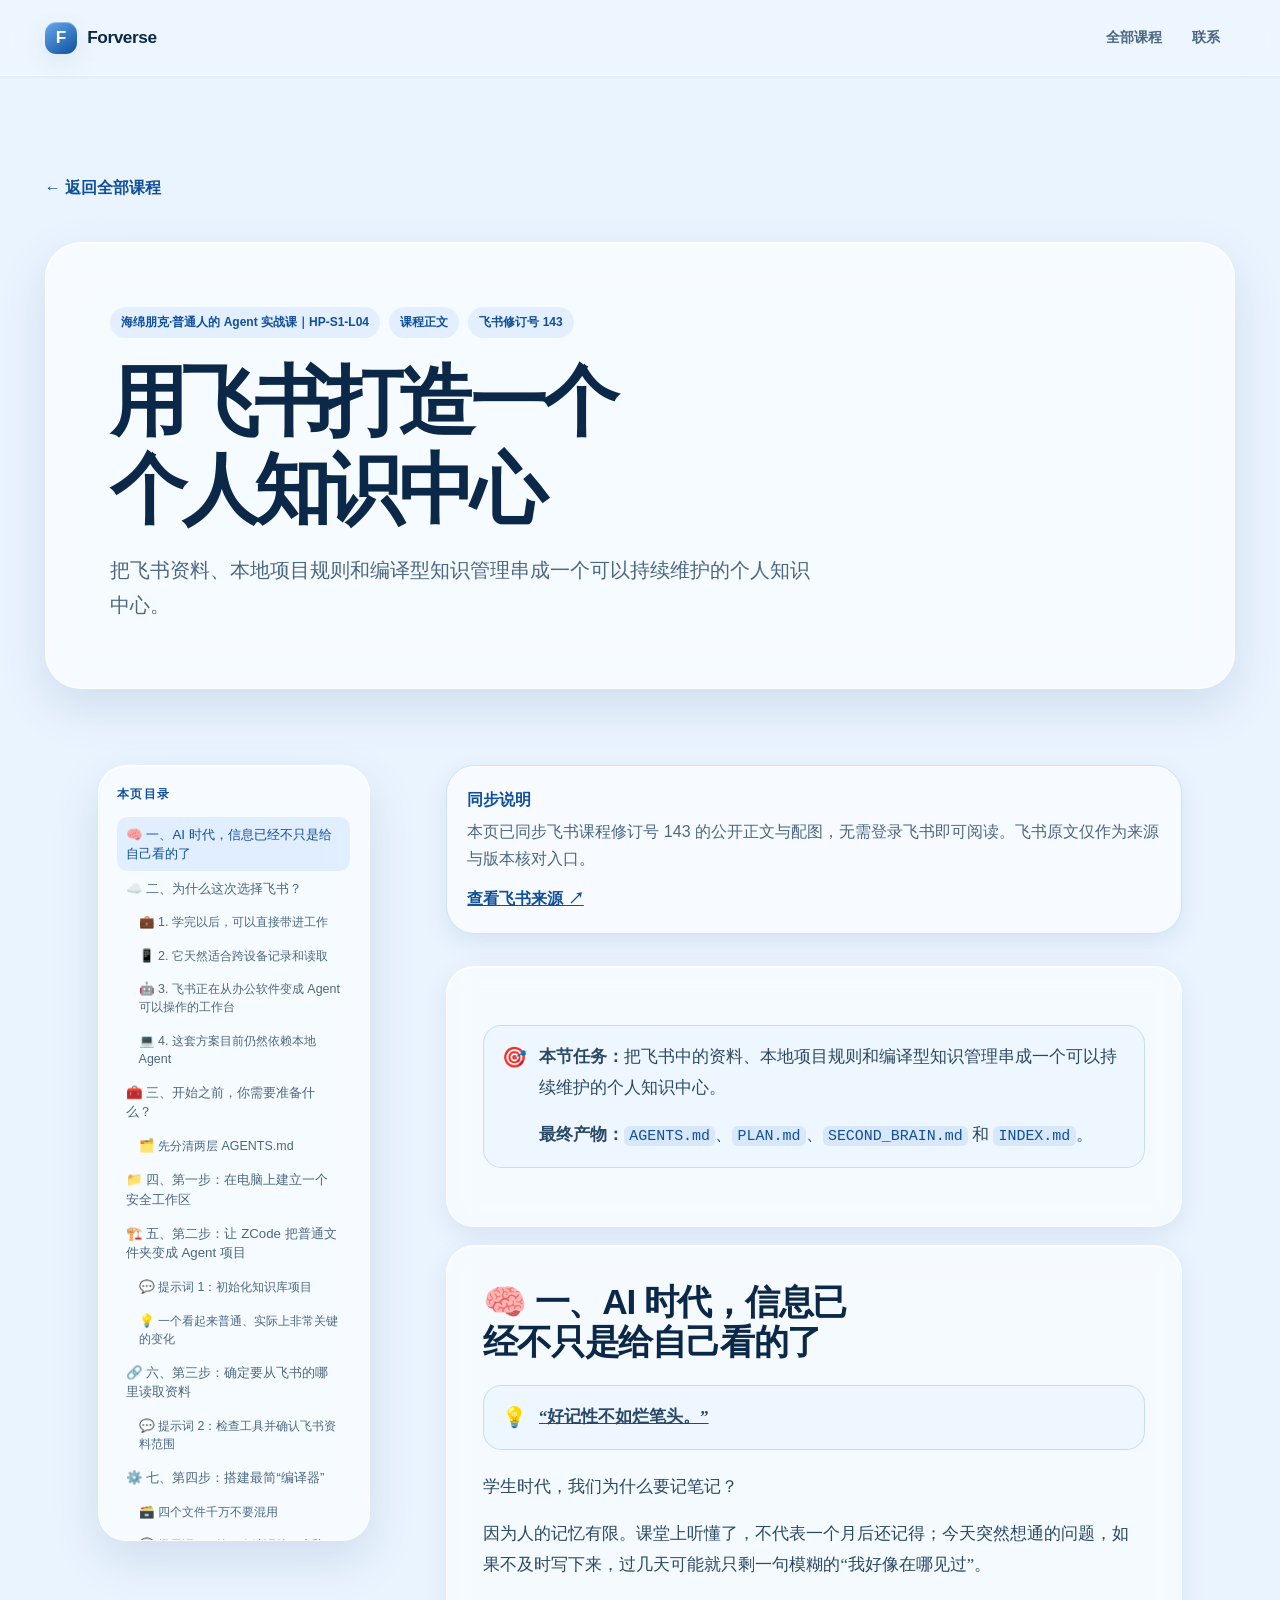
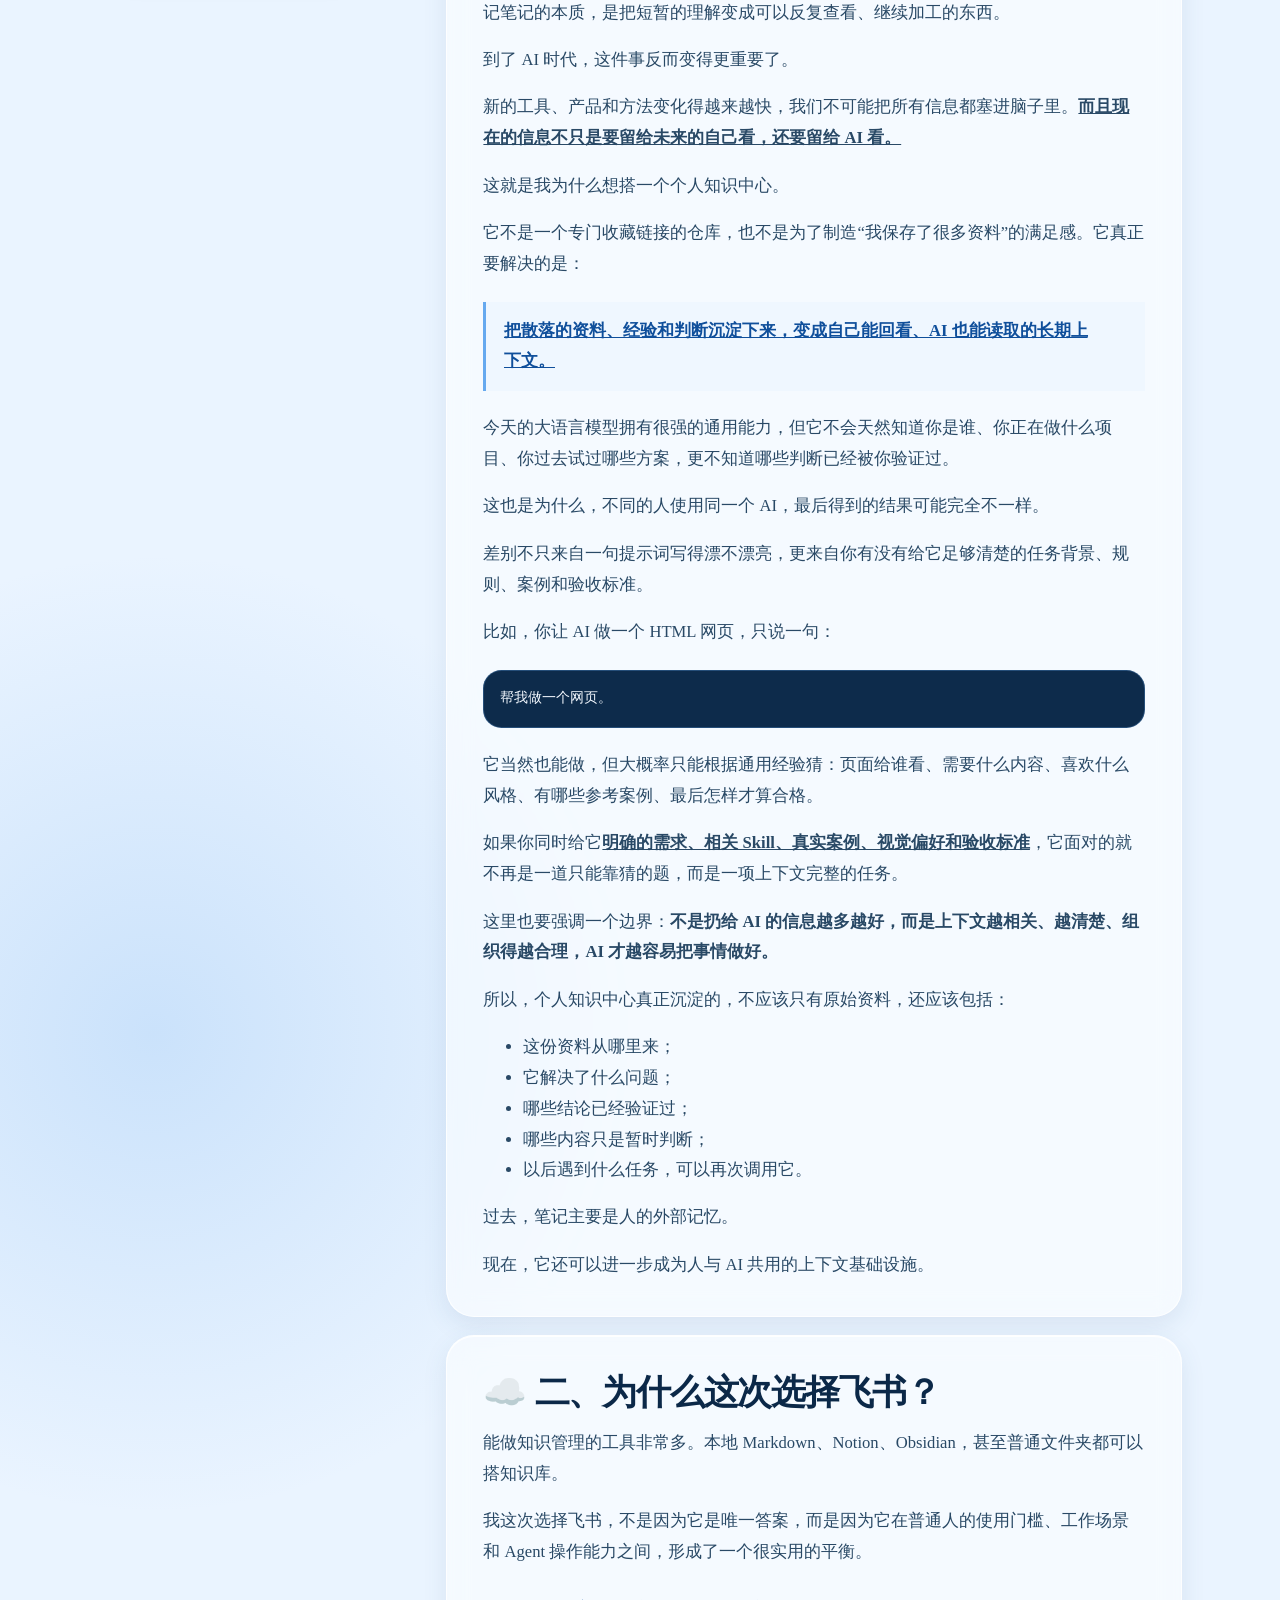
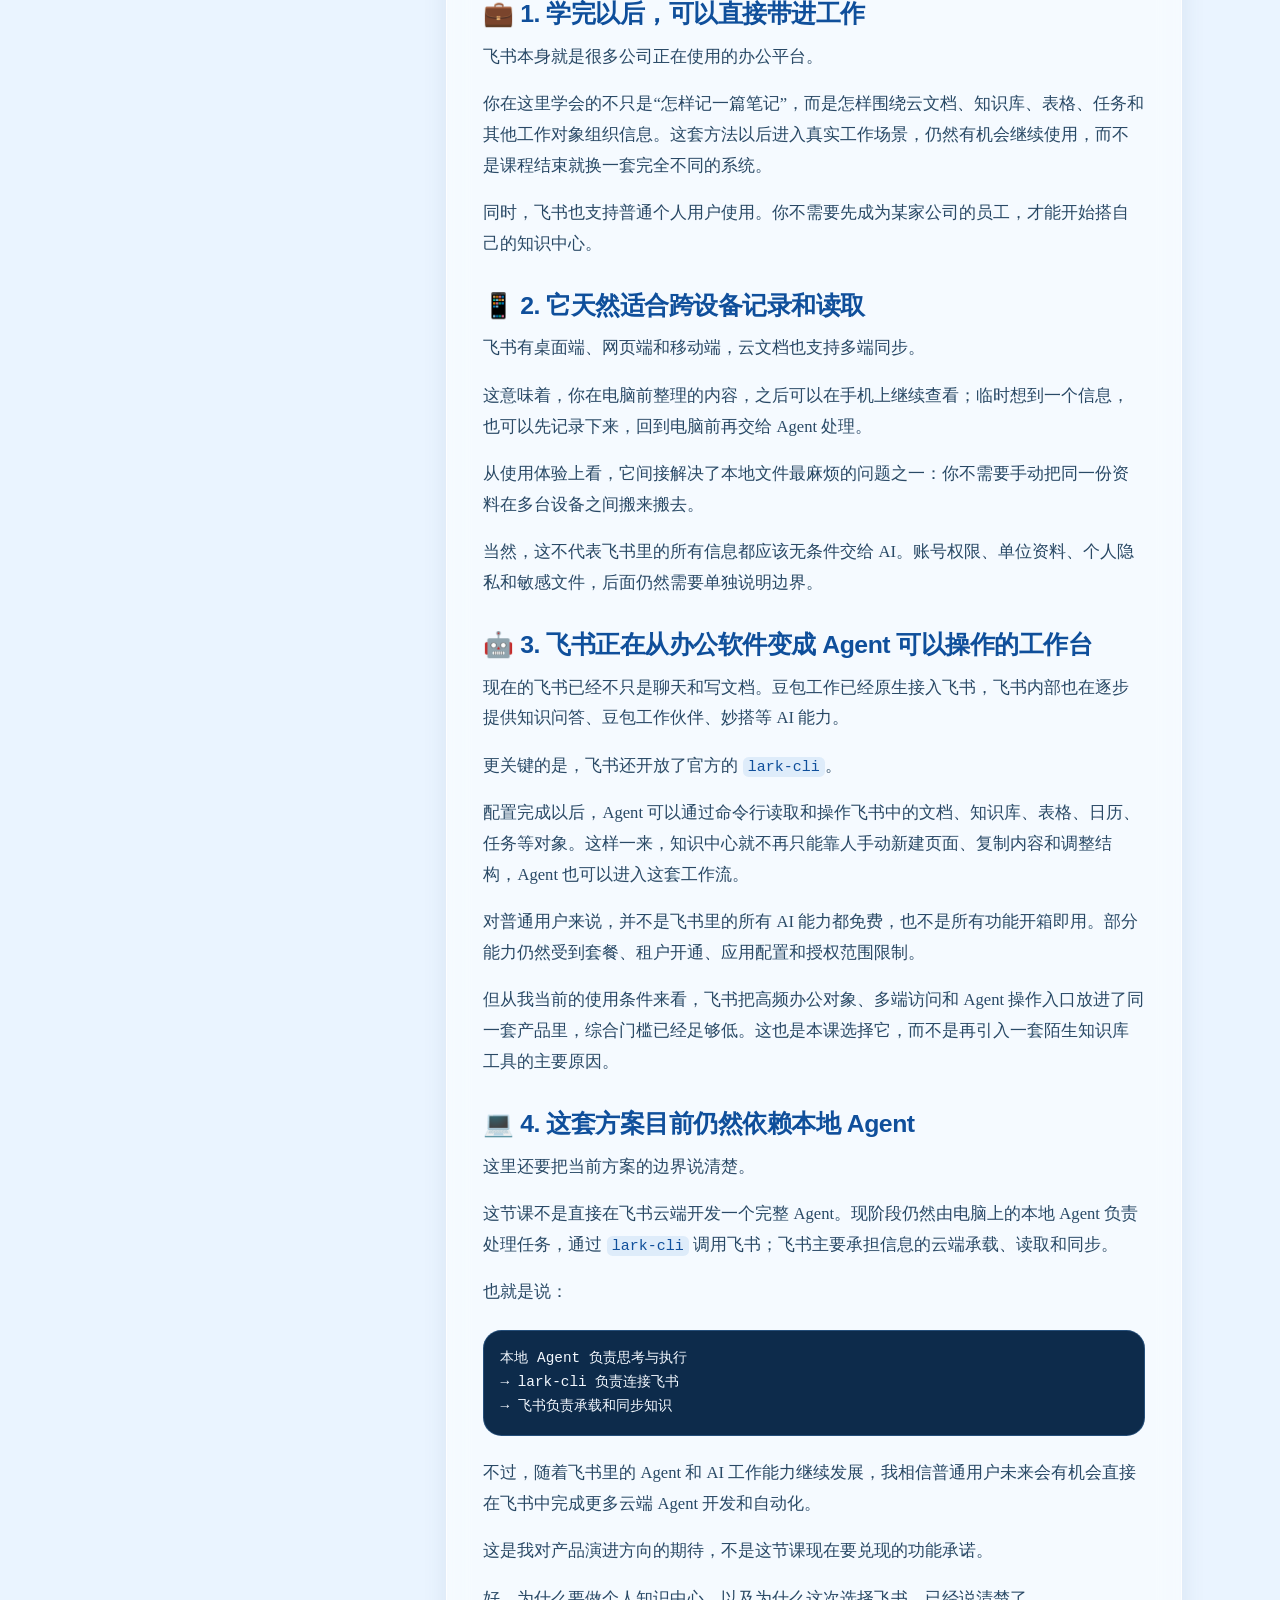
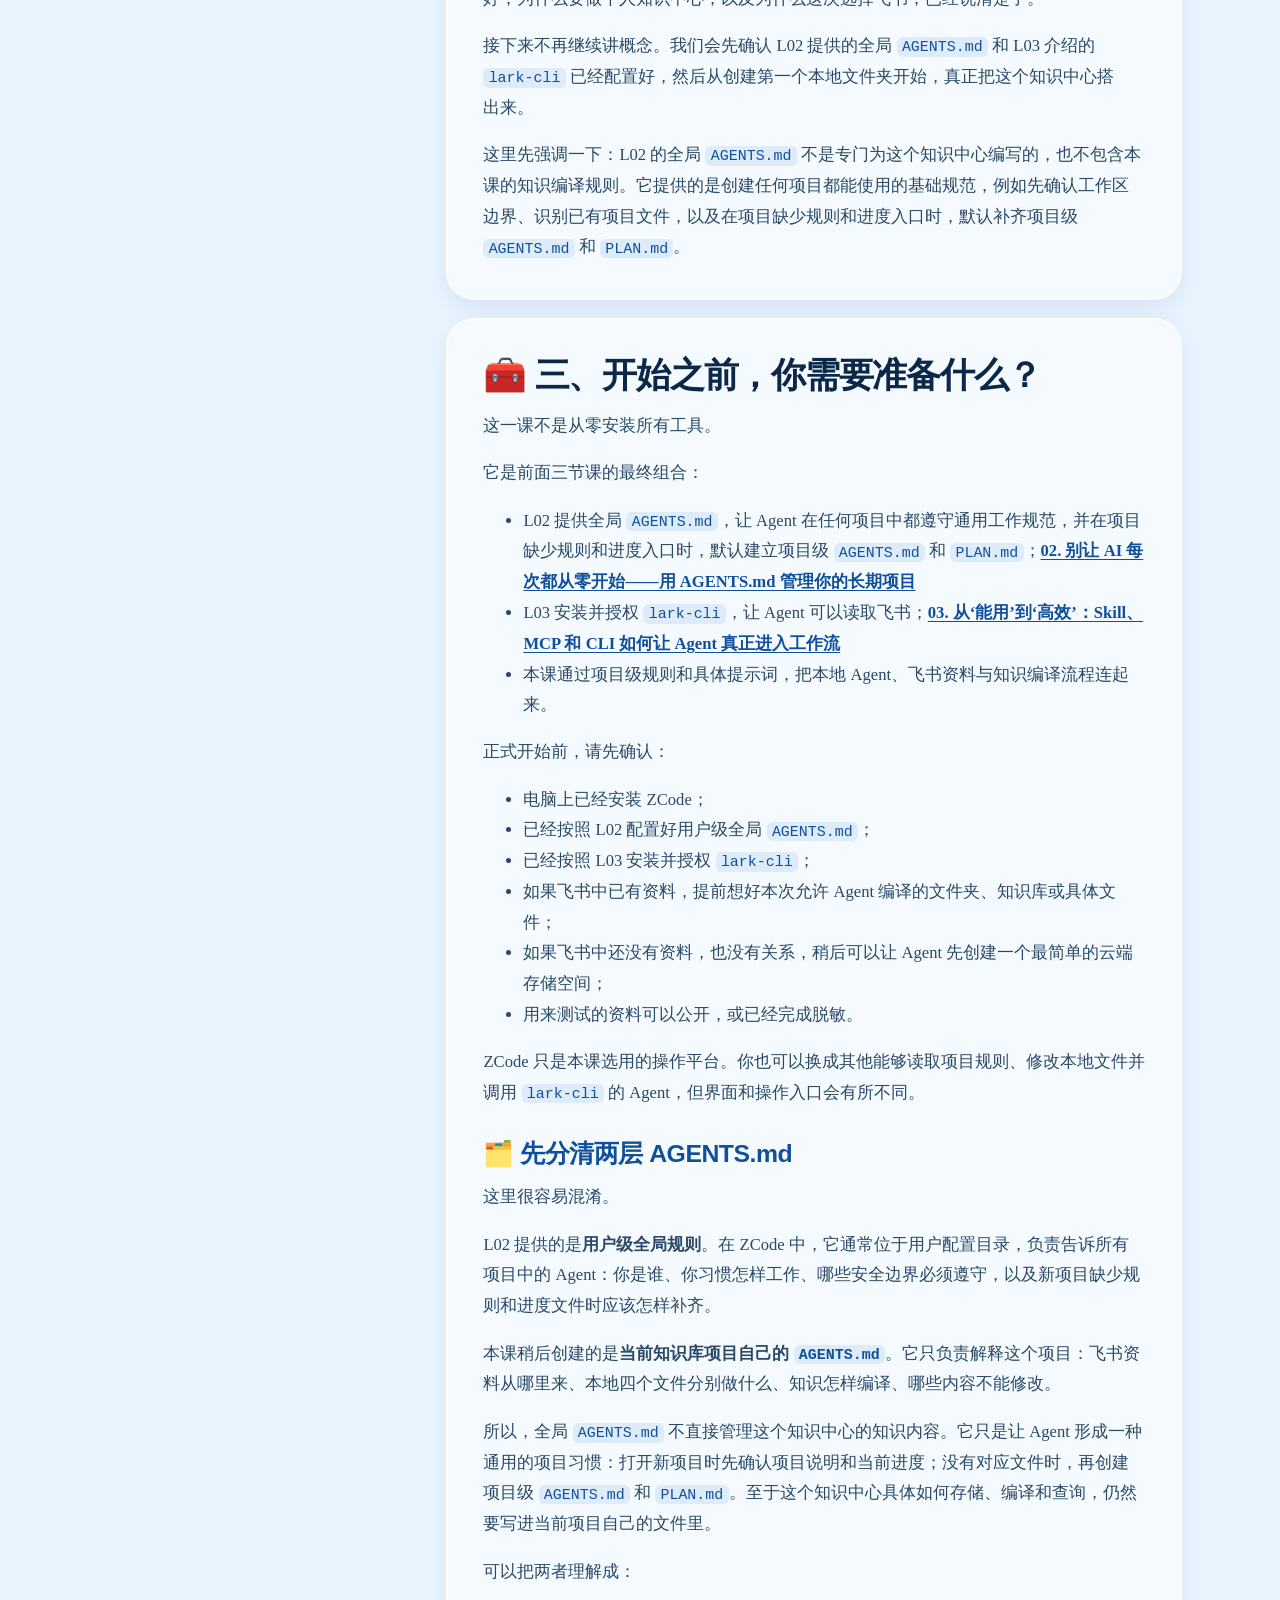
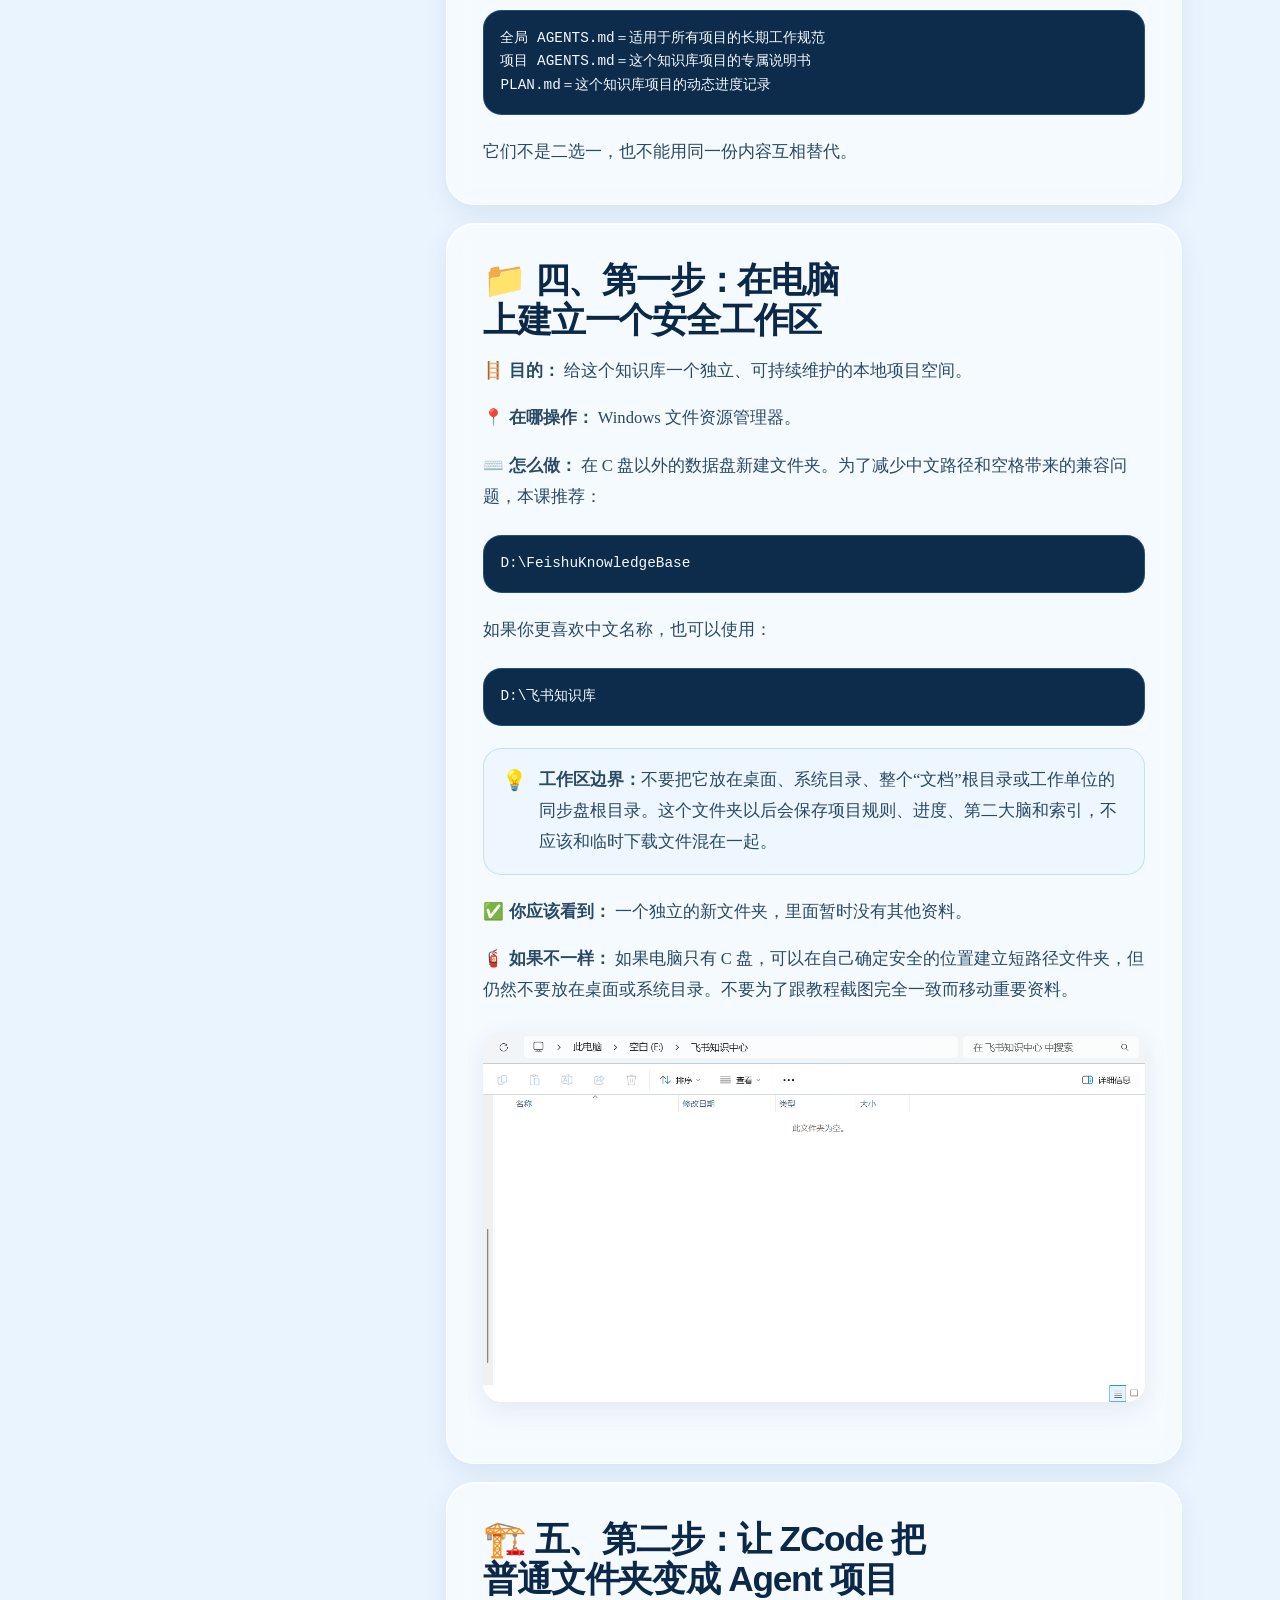
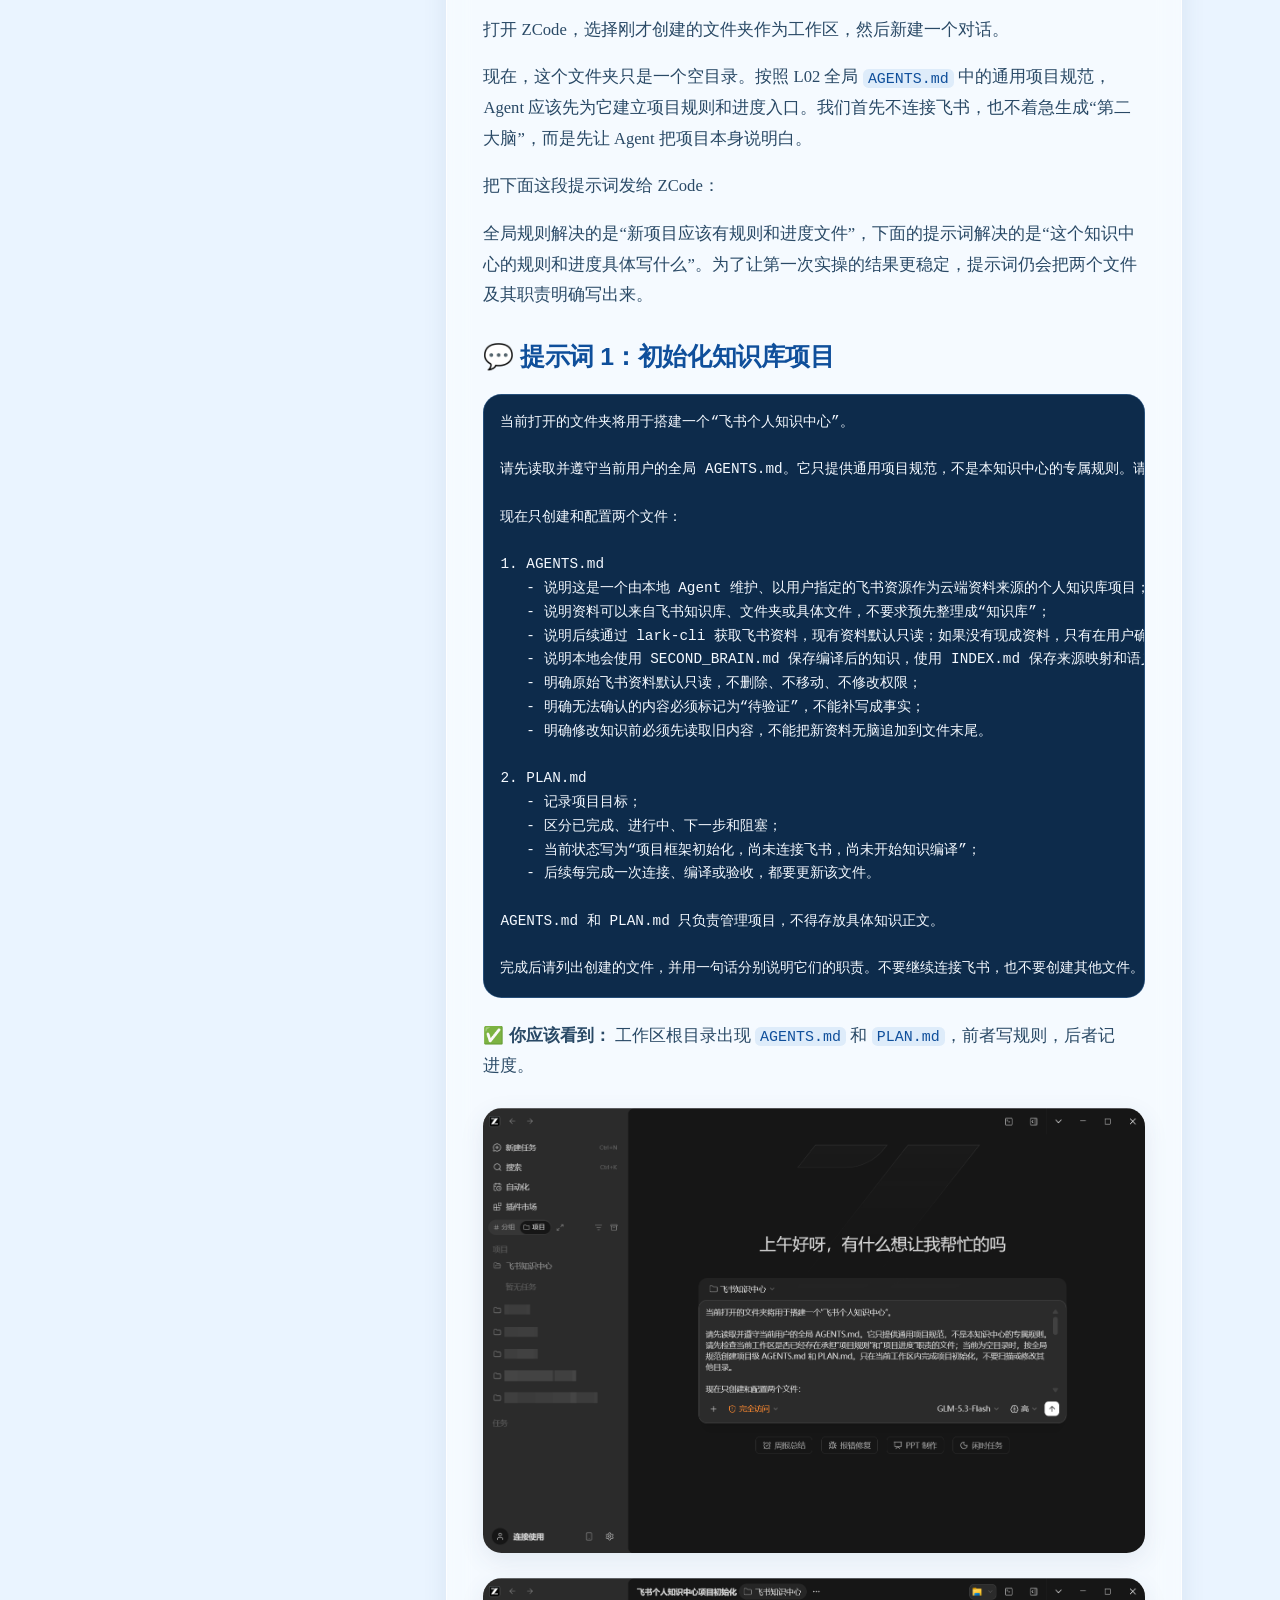
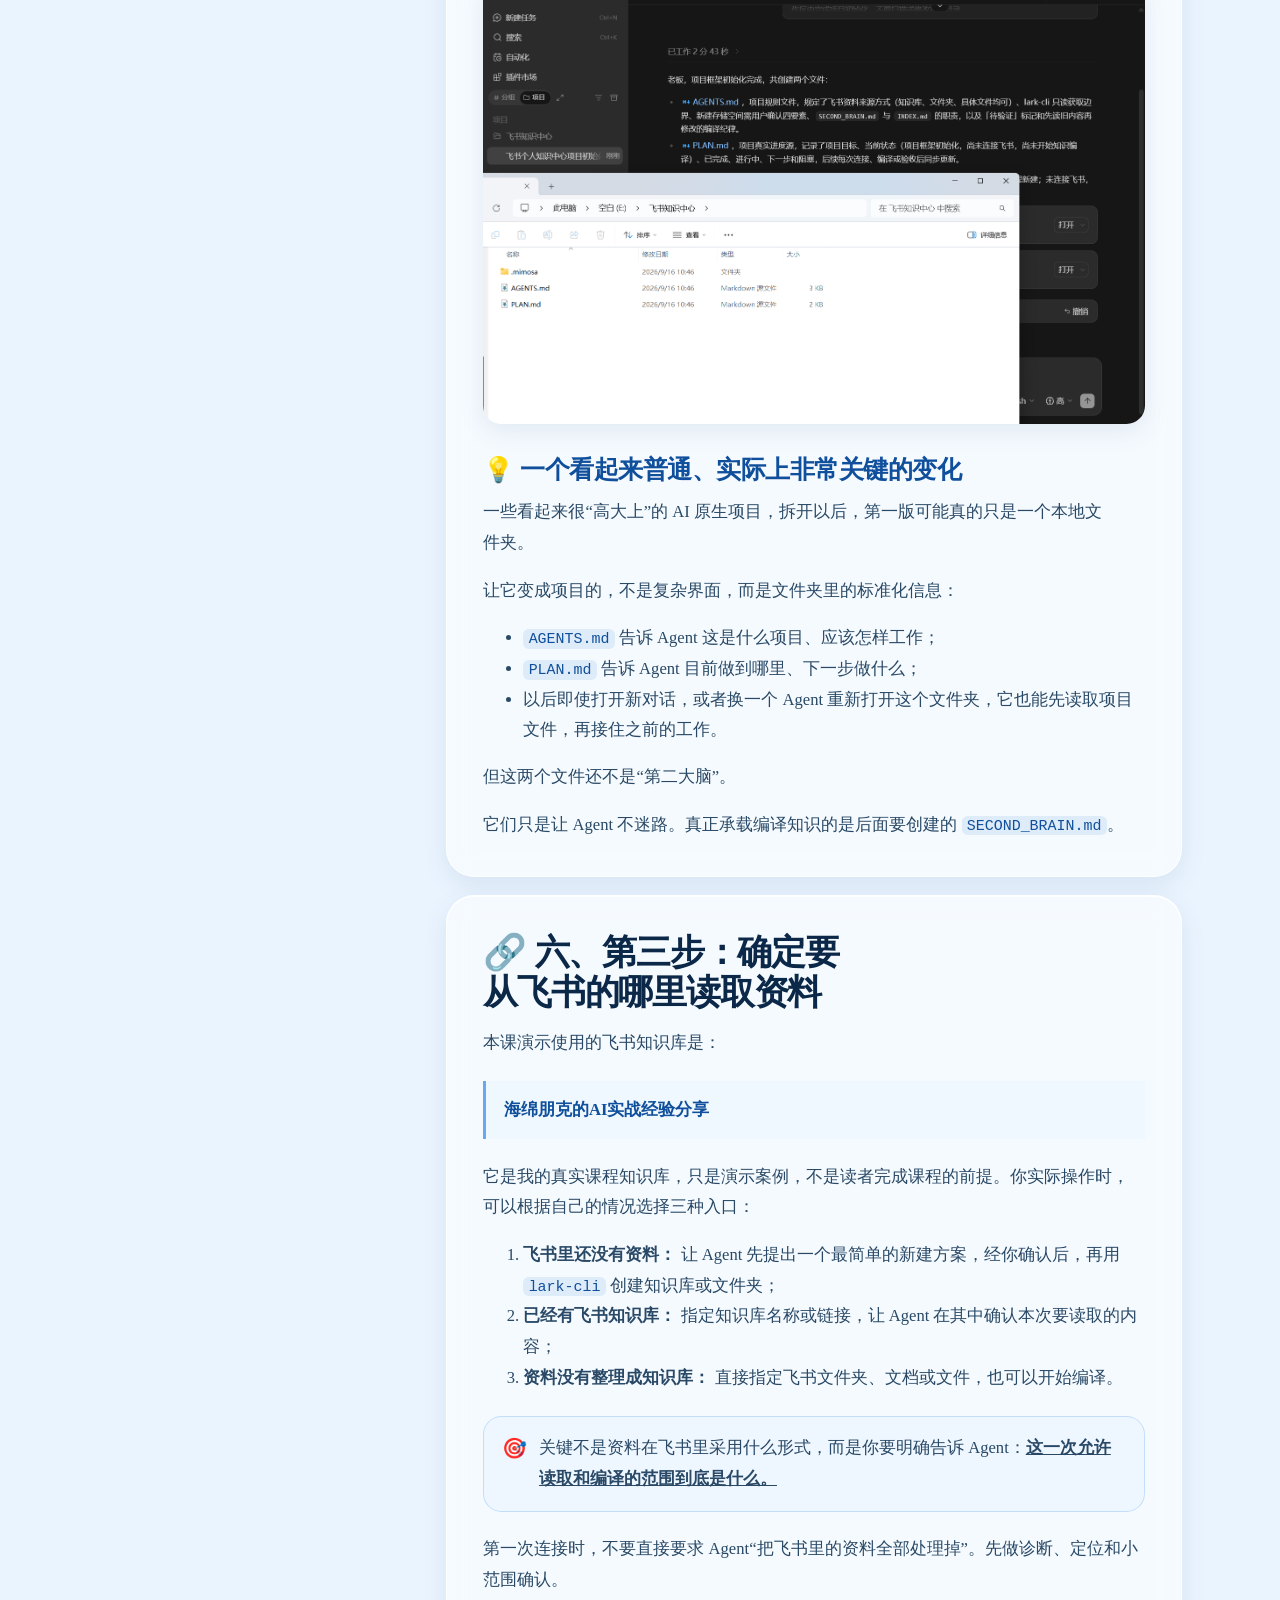
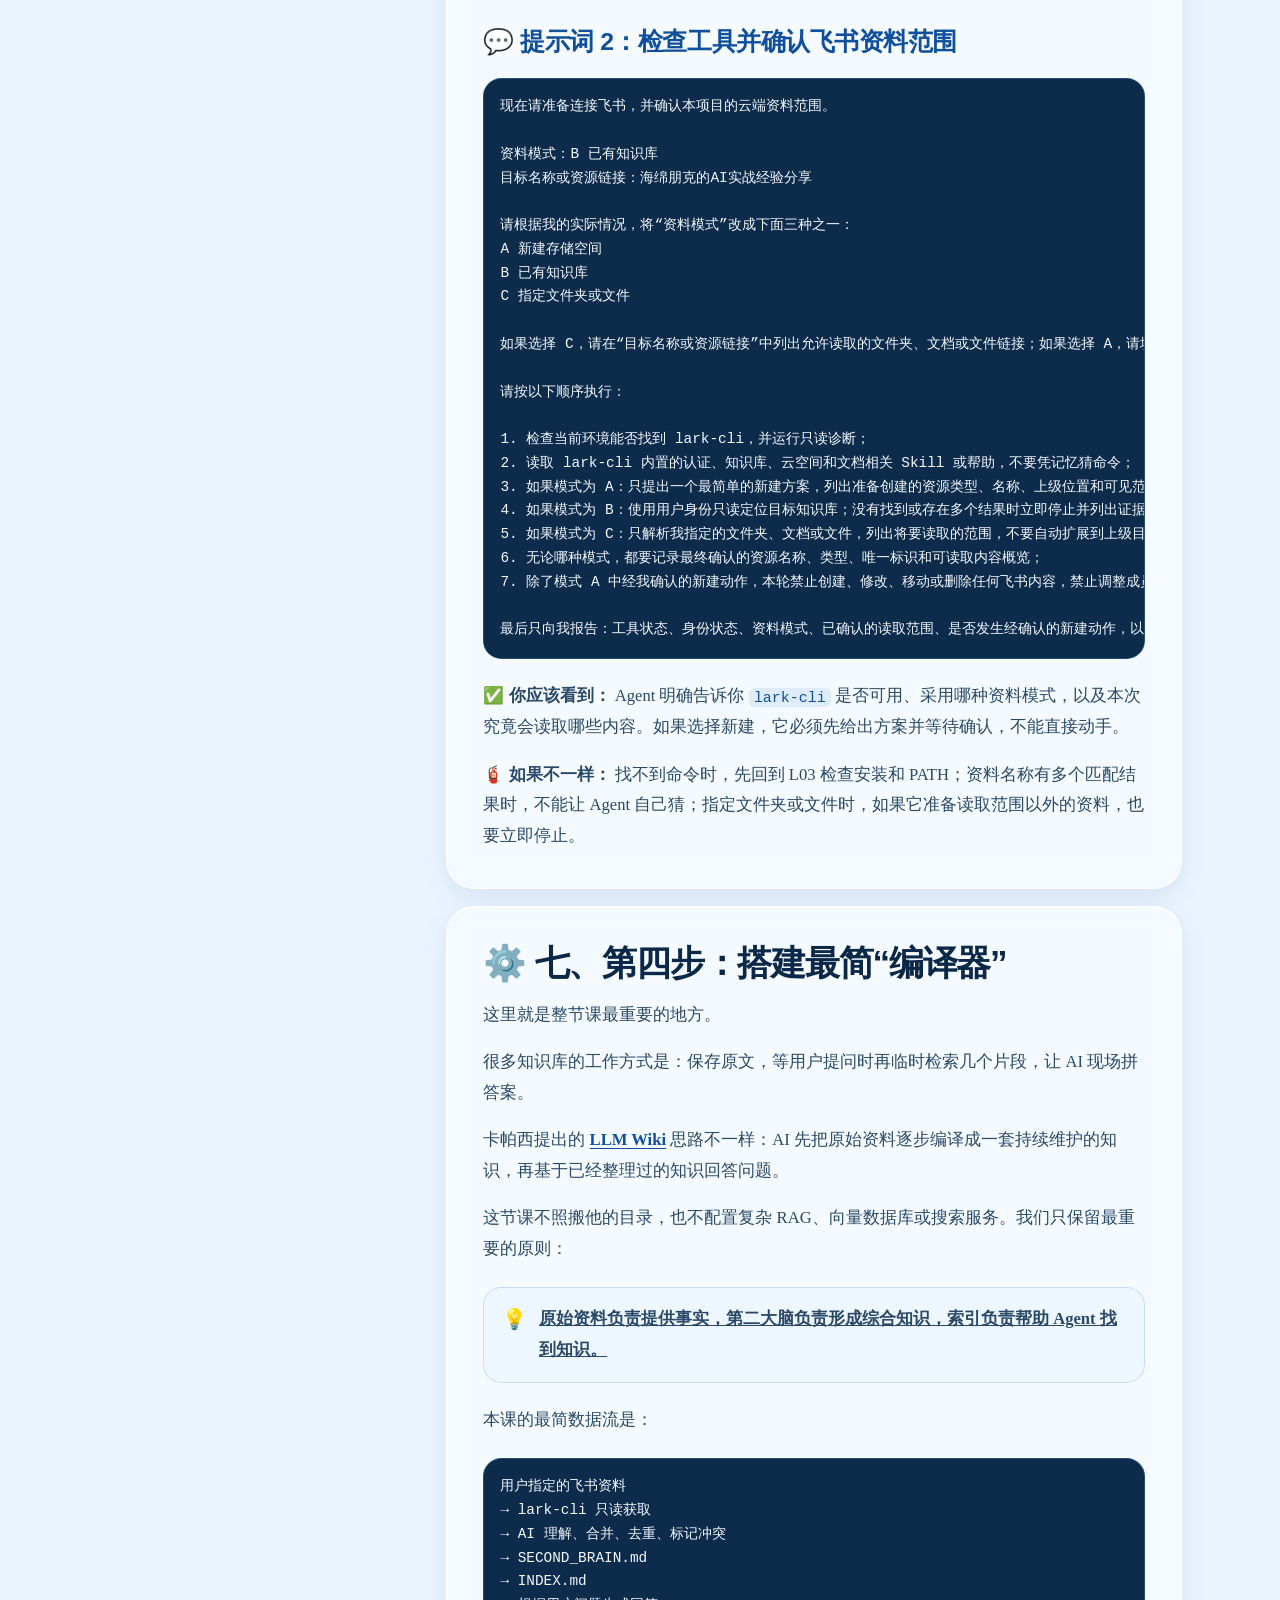
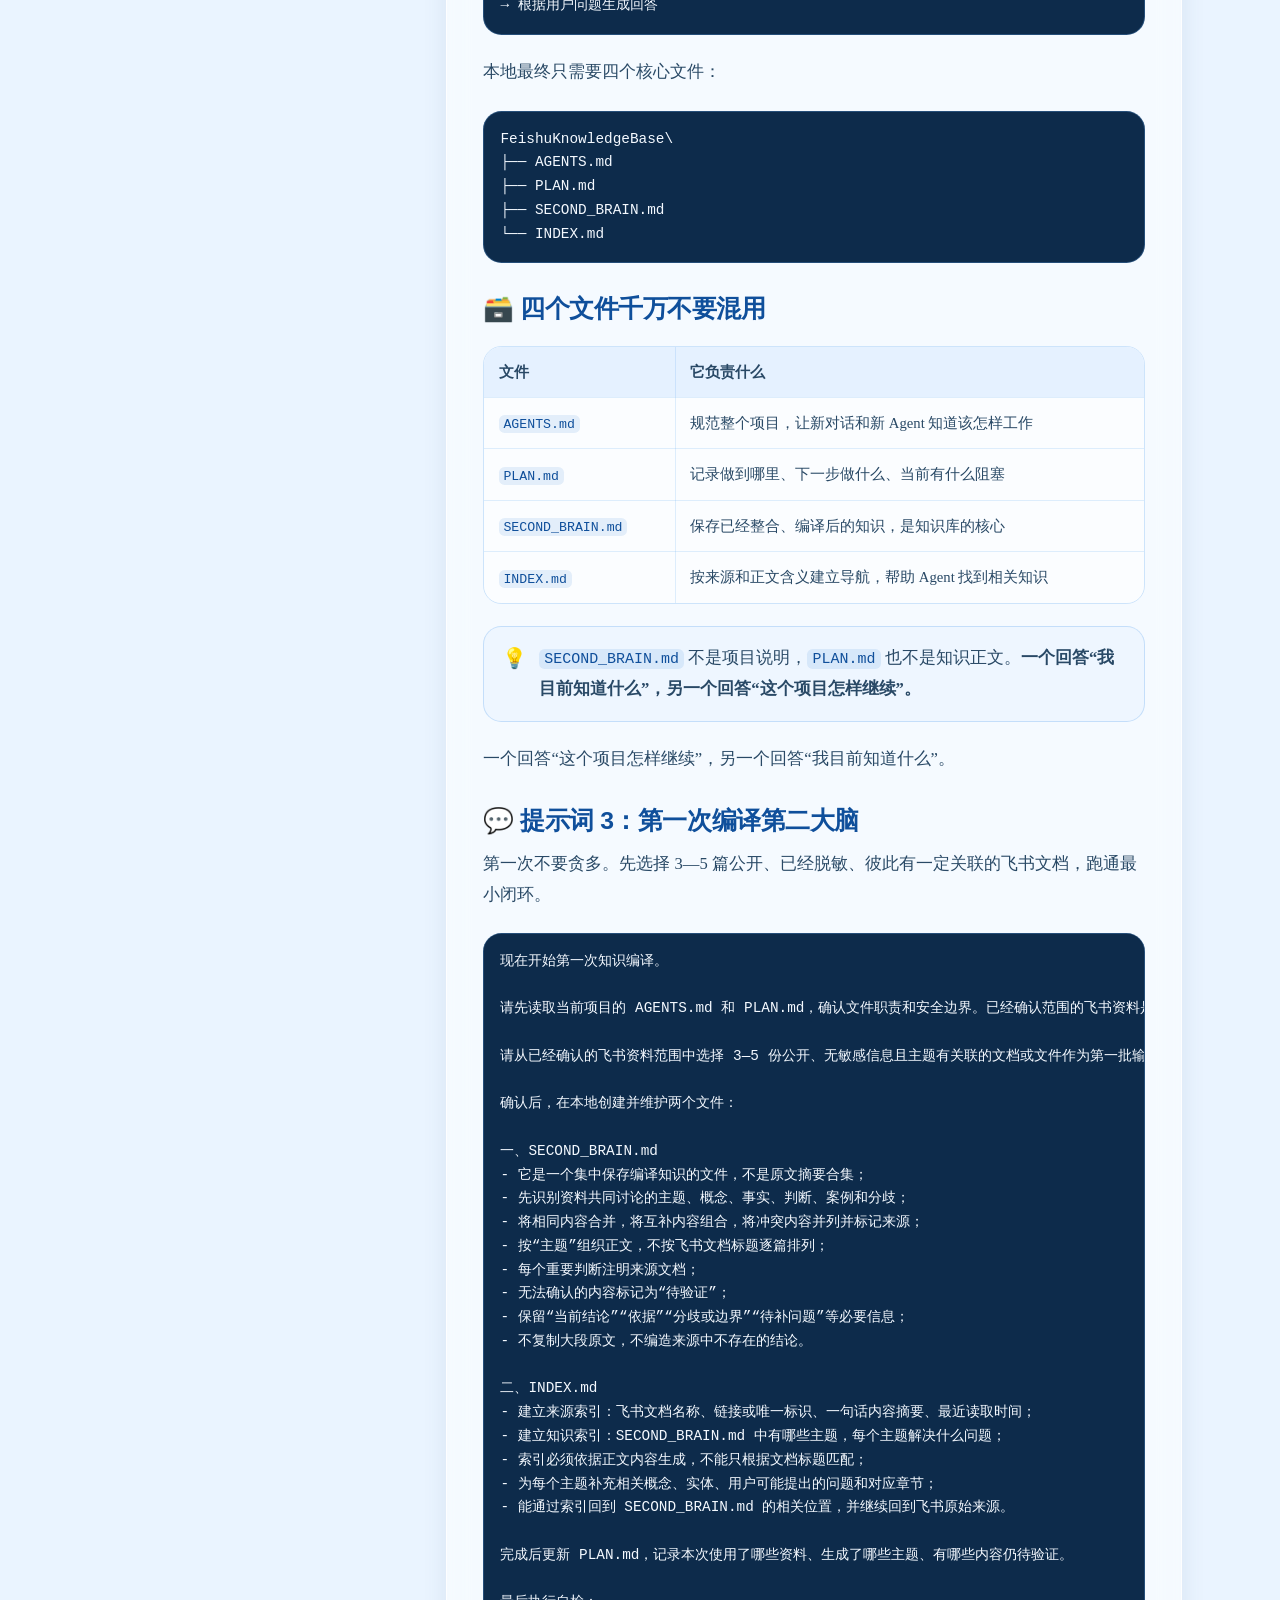
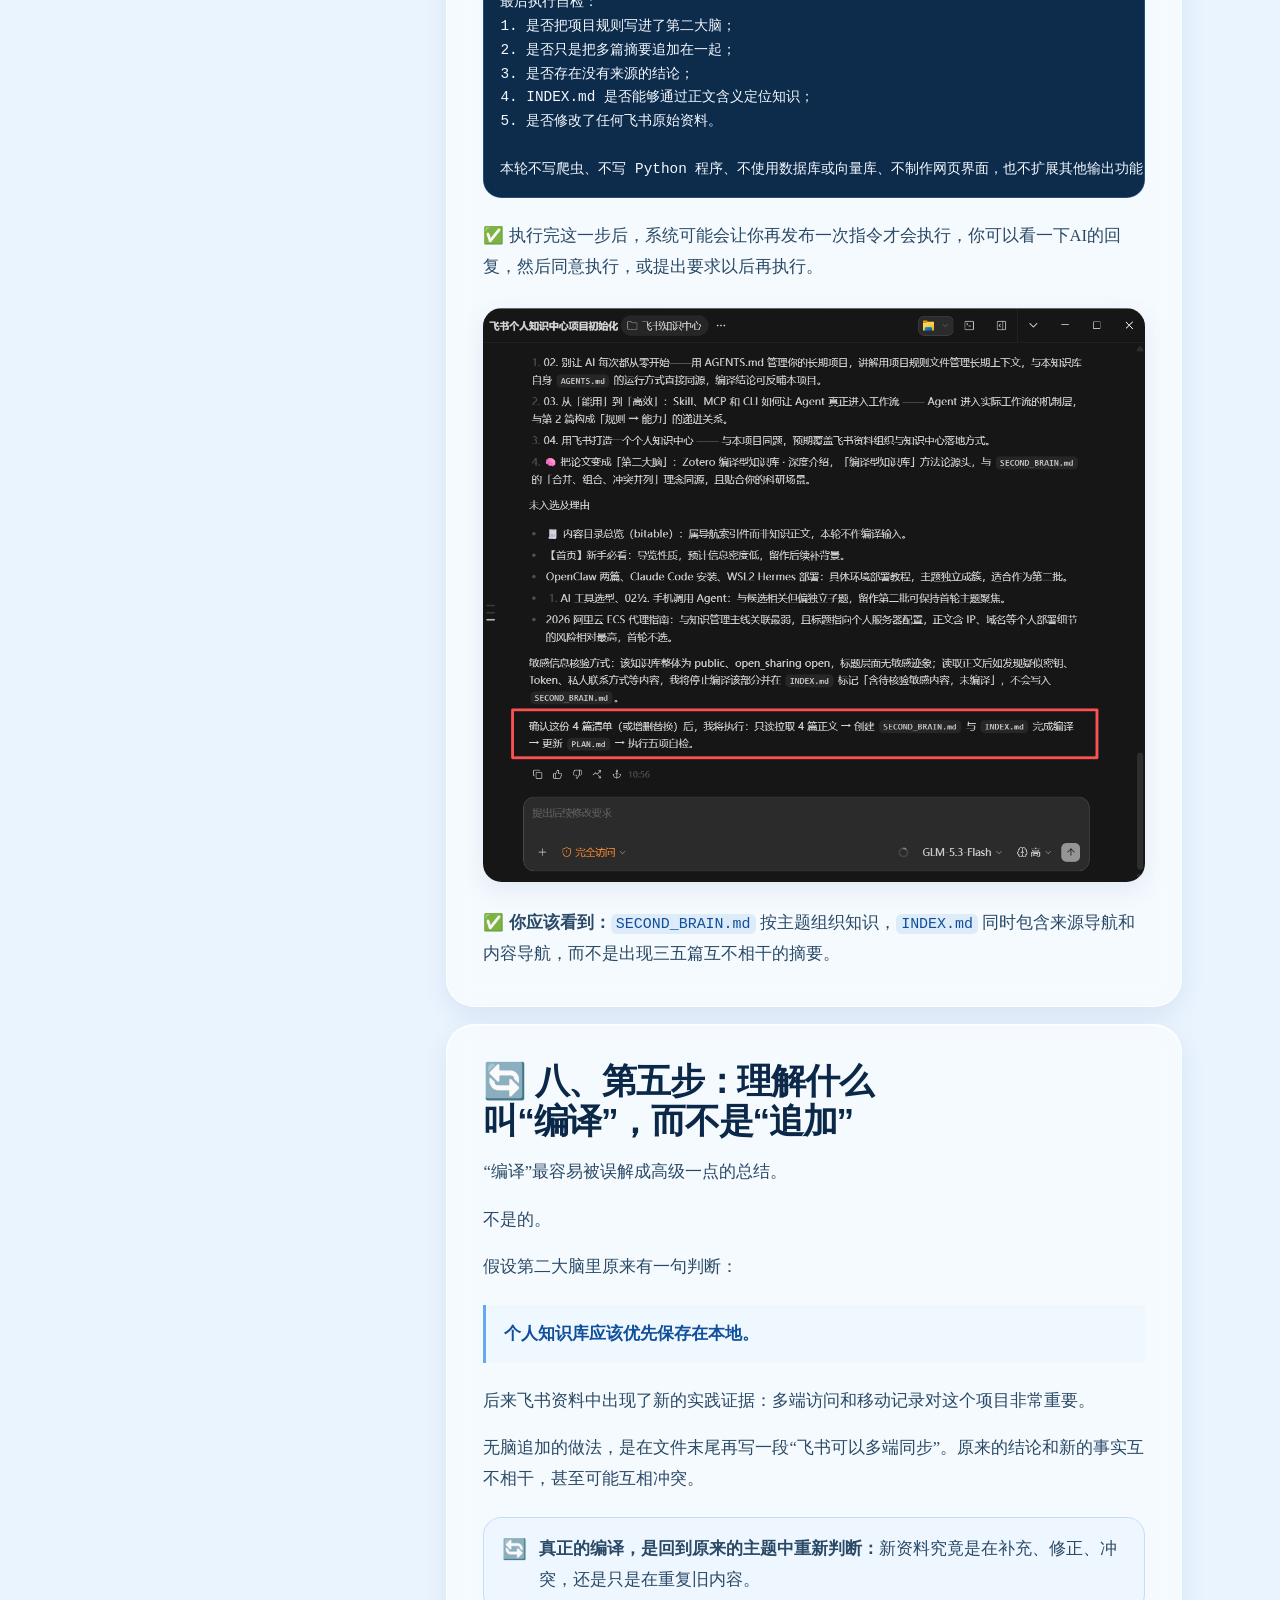
<file: courses/feishu-personal-knowledge-center/index.html>
<!doctype html>
<html lang="zh-CN">
  <head>
    <meta charset="UTF-8" />
    <meta name="viewport" content="width=device-width, initial-scale=1" />
    <meta name="theme-color" content="#eaf4ff" />
    <meta name="description" content="把飞书资料、本地项目规则和编译型知识管理串成一个可以持续维护的个人知识中心。" />
    <title>04. 用飞书打造一个个人知识中心｜Forverse</title>
    <link rel="icon" href="../../favicon.svg" type="image/svg+xml" />
    <link rel="stylesheet" href="../../css/style.css" />
    <script src="../../js/course.js" defer></script>
  </head>
  <body class="course-page">
    <a class="skip-link" href="#course-content">跳转到课程正文</a>
    <header class="site-header is-scrolled"><div class="container nav-shell"><a class="brand" href="../../index.html#intro" aria-label="返回 Forverse 首页"><span class="brand-mark" aria-hidden="true">F</span><span>Forverse</span></a><nav aria-label="课程导航"><ul class="nav-list"><li><a href="../../index.html#courses">全部课程</a></li><li><a href="../../index.html#contact">联系</a></li></ul></nav></div></header>
    <main id="course-content">
      <header class="course-header"><div class="container"><a class="course-back" href="../../index.html#courses">← 返回全部课程</a><div class="course-hero glass-surface"><div class="course-meta"><span>海绵朋克·普通人的 Agent 实战课｜HP-S1-L04</span><span>课程正文</span><span>飞书修订号 143</span></div><h1>用飞书打造一个个人知识中心</h1><p>把飞书资料、本地项目规则和编译型知识管理串成一个可以持续维护的个人知识中心。</p></div></div></header>
      <div class="container course-layout">
        <aside class="course-toc glass-surface" data-course-toc data-auto-toc aria-label="本页目录"><p class="toc-label">本页目录</p><ol></ol></aside>
        <article class="course-article">
          <details class="mobile-toc glass-surface" data-course-toc data-auto-toc><summary>展开本页目录</summary><ol></ol></details>
          <div class="sync-note"><strong>同步说明</strong><p>本页已同步飞书课程修订号 143 的公开正文与配图，无需登录飞书即可阅读。飞书原文仅作为来源与版本核对入口。</p><a href="https://mcnj84082pxc.feishu.cn/wiki/FDYSwKULDiUIY2kSNl3cACaVnCf" target="_blank" rel="noopener noreferrer">查看飞书来源 ↗</a></div>
          <section class="course-section"><aside class="course-callout"><span aria-hidden="true">🎯</span><div><p><strong>本节任务：</strong>把飞书中的资料、本地项目规则和编译型知识管理串成一个可以持续维护的个人知识中心。</p><p><strong>最终产物：</strong><code>AGENTS.md</code>、<code>PLAN.md</code>、<code>SECOND_BRAIN.md</code> 和 <code>INDEX.md</code>。</p></div></aside></section>
          <section class="course-section"><h2 id="section-1" data-toc-heading><strong>🧠 一、AI 时代，信息已经不只是给自己看的了</strong></h2><aside class="course-callout"><span aria-hidden="true">💡</span><div><p><strong><u>“好记性不如烂笔头。”</u></strong></p></div></aside><p>学生时代，我们为什么要记笔记？</p><p>因为人的记忆有限。课堂上听懂了，不代表一个月后还记得；今天突然想通的问题，如果不及时写下来，过几天可能就只剩一句模糊的“我好像在哪见过”。</p><p>记笔记的本质，是把短暂的理解变成可以反复查看、继续加工的东西。</p><p>到了 AI 时代，这件事反而变得更重要了。</p><p>新的工具、产品和方法变化得越来越快，我们不可能把所有信息都塞进脑子里。<strong><u>而且现在的信息不只是要留给未来的自己看，还要留给 AI 看。</u></strong></p><p>这就是我为什么想搭一个个人知识中心。</p><p>它不是一个专门收藏链接的仓库，也不是为了制造“我保存了很多资料”的满足感。它真正要解决的是：</p><blockquote><p><strong><u>把散落的资料、经验和判断沉淀下来，变成自己能回看、AI 也能读取的长期上下文。</u></strong></p></blockquote><p>今天的大语言模型拥有很强的通用能力，但它不会天然知道你是谁、你正在做什么项目、你过去试过哪些方案，更不知道哪些判断已经被你验证过。</p><p>这也是为什么，不同的人使用同一个 AI，最后得到的结果可能完全不一样。</p><p>差别不只来自一句提示词写得漂不漂亮，更来自你有没有给它足够清楚的任务背景、规则、案例和验收标准。</p><p>比如，你让 AI 做一个 HTML 网页，只说一句：</p><pre><code>帮我做一个网页。</code></pre><p>它当然也能做，但大概率只能根据通用经验猜：页面给谁看、需要什么内容、喜欢什么风格、有哪些参考案例、最后怎样才算合格。</p><p>如果你同时给它<strong><u>明确的需求、相关 Skill、真实案例、视觉偏好和验收标准</u></strong>，它面对的就不再是一道只能靠猜的题，而是一项上下文完整的任务。</p><p>这里也要强调一个边界：<strong>不是扔给 AI 的信息越多越好，而是上下文越相关、越清楚、组织得越合理，AI 才越容易把事情做好。</strong></p><p>所以，个人知识中心真正沉淀的，不应该只有原始资料，还应该包括：</p><ul><li>这份资料从哪里来；</li><li>它解决了什么问题；</li><li>哪些结论已经验证过；</li><li>哪些内容只是暂时判断；</li><li>以后遇到什么任务，可以再次调用它。</li></ul><p>过去，笔记主要是人的外部记忆。</p><p>现在，它还可以进一步成为人与 AI 共用的上下文基础设施。</p></section>
          <section class="course-section"><h2 id="section-2" data-toc-heading><strong>☁️ 二、为什么这次选择飞书？</strong></h2><p>能做知识管理的工具非常多。本地 Markdown、Notion、Obsidian，甚至普通文件夹都可以搭知识库。</p><p>我这次选择飞书，不是因为它是唯一答案，而是因为它在普通人的使用门槛、工作场景和 Agent 操作能力之间，形成了一个很实用的平衡。</p><h3 id="section-3" data-toc-heading><strong>💼 1. 学完以后，可以直接带进工作</strong></h3><p>飞书本身就是很多公司正在使用的办公平台。</p><p>你在这里学会的不只是“怎样记一篇笔记”，而是怎样围绕云文档、知识库、表格、任务和其他工作对象组织信息。这套方法以后进入真实工作场景，仍然有机会继续使用，而不是课程结束就换一套完全不同的系统。</p><p>同时，飞书也支持普通个人用户使用。你不需要先成为某家公司的员工，才能开始搭自己的知识中心。</p><h3 id="section-4" data-toc-heading><strong>📱 2. 它天然适合跨设备记录和读取</strong></h3><p>飞书有桌面端、网页端和移动端，云文档也支持多端同步。</p><p>这意味着，你在电脑前整理的内容，之后可以在手机上继续查看；临时想到一个信息，也可以先记录下来，回到电脑前再交给 Agent 处理。</p><p>从使用体验上看，它间接解决了本地文件最麻烦的问题之一：你不需要手动把同一份资料在多台设备之间搬来搬去。</p><p>当然，这不代表飞书里的所有信息都应该无条件交给 AI。账号权限、单位资料、个人隐私和敏感文件，后面仍然需要单独说明边界。</p><h3 id="section-5" data-toc-heading><strong>🤖 3. 飞书正在从办公软件变成 Agent 可以操作的工作台</strong></h3><p>现在的飞书已经不只是聊天和写文档。豆包工作已经原生接入飞书，飞书内部也在逐步提供知识问答、豆包工作伙伴、妙搭等 AI 能力。</p><p>更关键的是，飞书还开放了官方的 <code>lark-cli</code>。</p><p>配置完成以后，Agent 可以通过命令行读取和操作飞书中的文档、知识库、表格、日历、任务等对象。这样一来，知识中心就不再只能靠人手动新建页面、复制内容和调整结构，Agent 也可以进入这套工作流。</p><p>对普通用户来说，并不是飞书里的所有 AI 能力都免费，也不是所有功能开箱即用。部分能力仍然受到套餐、租户开通、应用配置和授权范围限制。</p><p>但从我当前的使用条件来看，飞书把高频办公对象、多端访问和 Agent 操作入口放进了同一套产品里，综合门槛已经足够低。这也是本课选择它，而不是再引入一套陌生知识库工具的主要原因。</p><h3 id="section-6" data-toc-heading><strong>💻 4. 这套方案目前仍然依赖本地 Agent</strong></h3><p>这里还要把当前方案的边界说清楚。</p><p>这节课不是直接在飞书云端开发一个完整 Agent。现阶段仍然由电脑上的本地 Agent 负责处理任务，通过 <code>lark-cli</code> 调用飞书；飞书主要承担信息的云端承载、读取和同步。</p><p>也就是说：</p><pre><code>本地 Agent 负责思考与执行
→ lark-cli 负责连接飞书
→ 飞书负责承载和同步知识</code></pre><p>不过，随着飞书里的 Agent 和 AI 工作能力继续发展，我相信普通用户未来会有机会直接在飞书中完成更多云端 Agent 开发和自动化。</p><p>这是我对产品演进方向的期待，不是这节课现在要兑现的功能承诺。</p><p>好，为什么要做个人知识中心，以及为什么这次选择飞书，已经说清楚了。</p><p>接下来不再继续讲概念。我们会先确认 L02 提供的全局 <code>AGENTS.md</code> 和 L03 介绍的 <code>lark-cli</code> 已经配置好，然后从创建第一个本地文件夹开始，真正把这个知识中心搭出来。</p><p>这里先强调一下：L02 的全局 <code>AGENTS.md</code> 不是专门为这个知识中心编写的，也不包含本课的知识编译规则。它提供的是创建任何项目都能使用的基础规范，例如先确认工作区边界、识别已有项目文件，以及在项目缺少规则和进度入口时，默认补齐项目级 <code>AGENTS.md</code> 和 <code>PLAN.md</code>。</p></section>
          <section class="course-section"><h2 id="section-7" data-toc-heading><strong>🧰 三、开始之前，你需要准备什么？</strong></h2><p>这一课不是从零安装所有工具。</p><p>它是前面三节课的最终组合：</p><ul><li>L02 提供全局 <code>AGENTS.md</code>，让 Agent 在任何项目中都遵守通用工作规范，并在项目缺少规则和进度入口时，默认建立项目级 <code>AGENTS.md</code> 和 <code>PLAN.md</code>；<a href="https://mcnj84082pxc.feishu.cn/wiki/SwZawpubzi7fAykvAiUc7e0Zn8g" target="_blank" rel="noopener noreferrer">02. 别让 AI 每次都从零开始——用 AGENTS.md 管理你的长期项目</a></li><li>L03 安装并授权 <code>lark-cli</code>，让 Agent 可以读取飞书；<a href="https://mcnj84082pxc.feishu.cn/wiki/IHaCwDGXki5yjCkC4Zpc6KF2nJe" target="_blank" rel="noopener noreferrer">03. 从‘能用’到‘高效’：Skill、MCP 和 CLI 如何让 Agent 真正进入工作流</a></li><li>本课通过项目级规则和具体提示词，把本地 Agent、飞书资料与知识编译流程连起来。</li></ul><p>正式开始前，请先确认：</p><ul><li>电脑上已经安装 ZCode；</li><li>已经按照 L02 配置好用户级全局 <code>AGENTS.md</code>；</li><li>已经按照 L03 安装并授权 <code>lark-cli</code>；</li><li>如果飞书中已有资料，提前想好本次允许 Agent 编译的文件夹、知识库或具体文件；</li><li>如果飞书中还没有资料，也没有关系，稍后可以让 Agent 先创建一个最简单的云端存储空间；</li><li>用来测试的资料可以公开，或已经完成脱敏。</li></ul><p>ZCode 只是本课选用的操作平台。你也可以换成其他能够读取项目规则、修改本地文件并调用 <code>lark-cli</code> 的 Agent，但界面和操作入口会有所不同。</p><h3 id="section-8" data-toc-heading><strong>🗂️ 先分清两层 AGENTS.md</strong></h3><p>这里很容易混淆。</p><p>L02 提供的是<strong>用户级全局规则</strong>。在 ZCode 中，它通常位于用户配置目录，负责告诉所有项目中的 Agent：你是谁、你习惯怎样工作、哪些安全边界必须遵守，以及新项目缺少规则和进度文件时应该怎样补齐。</p><p>本课稍后创建的是<strong>当前知识库项目自己的 </strong><strong><code>AGENTS.md</code></strong>。它只负责解释这个项目：飞书资料从哪里来、本地四个文件分别做什么、知识怎样编译、哪些内容不能修改。</p><p>所以，全局 <code>AGENTS.md</code> 不直接管理这个知识中心的知识内容。它只是让 Agent 形成一种通用的项目习惯：打开新项目时先确认项目说明和当前进度；没有对应文件时，再创建项目级 <code>AGENTS.md</code> 和 <code>PLAN.md</code>。至于这个知识中心具体如何存储、编译和查询，仍然要写进当前项目自己的文件里。</p><p>可以把两者理解成：</p><pre><code>全局 AGENTS.md＝适用于所有项目的长期工作规范
项目 AGENTS.md＝这个知识库项目的专属说明书
PLAN.md＝这个知识库项目的动态进度记录</code></pre><p>它们不是二选一，也不能用同一份内容互相替代。</p></section>
          <section class="course-section"><h2 id="section-9" data-toc-heading><strong>📁 四、第一步：在电脑上建立一个安全工作区</strong></h2><p>🪜 <strong>目的：</strong> 给这个知识库一个独立、可持续维护的本地项目空间。</p><p>📍 <strong>在哪操作：</strong> Windows 文件资源管理器。</p><p>⌨️ <strong>怎么做：</strong> 在 C 盘以外的数据盘新建文件夹。为了减少中文路径和空格带来的兼容问题，本课推荐：</p><pre><code>D:\FeishuKnowledgeBase</code></pre><p>如果你更喜欢中文名称，也可以使用：</p><pre><code>D:\飞书知识库</code></pre><aside class="course-callout"><span aria-hidden="true">💡</span><div><p><strong>工作区边界：</strong>不要把它放在桌面、系统目录、整个“文档”根目录或工作单位的同步盘根目录。这个文件夹以后会保存项目规则、进度、第二大脑和索引，不应该和临时下载文件混在一起。</p></div></aside><p>✅ <strong>你应该看到：</strong> 一个独立的新文件夹，里面暂时没有其他资料。</p><p>🧯 <strong>如果不一样：</strong> 如果电脑只有 C 盘，可以在自己确定安全的位置建立短路径文件夹，但仍然不要放在桌面或系统目录。不要为了跟教程截图完全一致而移动重要资料。</p><figure class="course-figure"><img src="../../assets/images/feishu-personal-knowledge-center-media-01.png" alt="Windows 文件资源管理器中刚创建的飞书知识中心空文件夹" loading="lazy" decoding="async" /></figure></section>
          <section class="course-section"><h2 id="section-10" data-toc-heading><strong>🏗️ 五、第二步：让 ZCode 把普通文件夹变成 Agent 项目</strong></h2><p>打开 ZCode，选择刚才创建的文件夹作为工作区，然后新建一个对话。</p><p>现在，这个文件夹只是一个空目录。按照 L02 全局 <code>AGENTS.md</code> 中的通用项目规范，Agent 应该先为它建立项目规则和进度入口。我们首先不连接飞书，也不着急生成“第二大脑”，而是先让 Agent 把项目本身说明白。</p><p>把下面这段提示词发给 ZCode：</p><p>全局规则解决的是“新项目应该有规则和进度文件”，下面的提示词解决的是“这个知识中心的规则和进度具体写什么”。为了让第一次实操的结果更稳定，提示词仍会把两个文件及其职责明确写出来。</p><h3 id="section-11" data-toc-heading><strong>💬 提示词 1：初始化知识库项目</strong></h3><pre><code>当前打开的文件夹将用于搭建一个“飞书个人知识中心”。

请先读取并遵守当前用户的全局 AGENTS.md。它只提供通用项目规范，不是本知识中心的专属规则。请先检查当前工作区是否已经存在承担“项目规则”和“项目进度”职责的文件；当前为空目录时，按全局规范创建项目级 AGENTS.md 和 PLAN.md。只在当前工作区内完成项目初始化，不要扫描或修改其他目录。

现在只创建和配置两个文件：

1. AGENTS.md
   - 说明这是一个由本地 Agent 维护、以用户指定的飞书资源作为云端资料来源的个人知识库项目；
   - 说明资料可以来自飞书知识库、文件夹或具体文件，不要求预先整理成“知识库”；
   - 说明后续通过 lark-cli 获取飞书资料，现有资料默认只读；如果没有现成资料，只有在用户确认类型、名称、位置和可见范围后，才允许新建一个最简单的存储空间；
   - 说明本地会使用 SECOND_BRAIN.md 保存编译后的知识，使用 INDEX.md 保存来源映射和语义索引；
   - 明确原始飞书资料默认只读，不删除、不移动、不修改权限；
   - 明确无法确认的内容必须标记为“待验证”，不能补写成事实；
   - 明确修改知识前必须先读取旧内容，不能把新资料无脑追加到文件末尾。

2. PLAN.md
   - 记录项目目标；
   - 区分已完成、进行中、下一步和阻塞；
   - 当前状态写为“项目框架初始化，尚未连接飞书，尚未开始知识编译”；
   - 后续每完成一次连接、编译或验收，都要更新该文件。

AGENTS.md 和 PLAN.md 只负责管理项目，不得存放具体知识正文。

完成后请列出创建的文件，并用一句话分别说明它们的职责。不要继续连接飞书，也不要创建其他文件。</code></pre><p>✅ <strong>你应该看到：</strong> 工作区根目录出现 <code>AGENTS.md</code> 和 <code>PLAN.md</code>，前者写规则，后者记进度。</p><figure class="course-figure"><img src="../../assets/images/feishu-personal-knowledge-center-media-02.png" alt="ZCode 中输入初始化飞书知识中心项目的提示词" loading="lazy" decoding="async" /></figure><figure class="course-figure"><img src="../../assets/images/feishu-personal-knowledge-center-media-03.png" alt="ZCode 初始化项目后生成 AGENTS.md 和 PLAN.md" loading="lazy" decoding="async" /></figure><h3 id="section-12" data-toc-heading><strong>💡 一个看起来普通、实际上非常关键的变化</strong></h3><p>一些看起来很“高大上”的 AI 原生项目，拆开以后，第一版可能真的只是一个本地文件夹。</p><p>让它变成项目的，不是复杂界面，而是文件夹里的标准化信息：</p><ul><li><code>AGENTS.md</code> 告诉 Agent 这是什么项目、应该怎样工作；</li><li><code>PLAN.md</code> 告诉 Agent 目前做到哪里、下一步做什么；</li><li>以后即使打开新对话，或者换一个 Agent 重新打开这个文件夹，它也能先读取项目文件，再接住之前的工作。</li></ul><p>但这两个文件还不是“第二大脑”。</p><p>它们只是让 Agent 不迷路。真正承载编译知识的是后面要创建的 <code>SECOND_BRAIN.md</code>。</p></section>
          <section class="course-section"><h2 id="section-13" data-toc-heading><strong>🔗 六、第三步：确定要从飞书的哪里读取资料</strong></h2><p>本课演示使用的飞书知识库是：</p><blockquote><p><strong>海绵朋克的AI实战经验分享</strong></p></blockquote><p>它是我的真实课程知识库，只是演示案例，不是读者完成课程的前提。你实际操作时，可以根据自己的情况选择三种入口：</p><ol><li><strong>飞书里还没有资料：</strong> 让 Agent 先提出一个最简单的新建方案，经你确认后，再用 <code>lark-cli</code> 创建知识库或文件夹；</li><li><strong>已经有飞书知识库：</strong> 指定知识库名称或链接，让 Agent 在其中确认本次要读取的内容；</li><li><strong>资料没有整理成知识库：</strong> 直接指定飞书文件夹、文档或文件，也可以开始编译。</li></ol><aside class="course-callout"><span aria-hidden="true">🎯</span><div><p>关键不是资料在飞书里采用什么形式，而是你要明确告诉 Agent：<strong><u>这一次允许读取和编译的范围到底是什么。</u></strong></p></div></aside><p>第一次连接时，不要直接要求 Agent“把飞书里的资料全部处理掉”。先做诊断、定位和小范围确认。</p><h3 id="section-14" data-toc-heading><strong>💬 提示词 2：检查工具并确认飞书资料范围</strong></h3><pre><code>现在请准备连接飞书，并确认本项目的云端资料范围。

资料模式：B 已有知识库
目标名称或资源链接：海绵朋克的AI实战经验分享

请根据我的实际情况，将“资料模式”改成下面三种之一：
A 新建存储空间
B 已有知识库
C 指定文件夹或文件

如果选择 C，请在“目标名称或资源链接”中列出允许读取的文件夹、文档或文件链接；如果选择 A，请填写希望使用的名称。

请按以下顺序执行：

1. 检查当前环境能否找到 lark-cli，并运行只读诊断；
2. 读取 lark-cli 内置的认证、知识库、云空间和文档相关 Skill 或帮助，不要凭记忆猜命令；
3. 如果模式为 A：只提出一个最简单的新建方案，列出准备创建的资源类型、名称、上级位置和可见范围，然后停止，等我明确确认；未确认前不得创建。确认后只创建这一项资源并回查结果；
4. 如果模式为 B：使用用户身份只读定位目标知识库；没有找到或存在多个结果时立即停止并列出证据，不要自行猜测；
5. 如果模式为 C：只解析我指定的文件夹、文档或文件，列出将要读取的范围，不要自动扩展到上级目录、同级文件或整个云空间；
6. 无论哪种模式，都要记录最终确认的资源名称、类型、唯一标识和可读取内容概览；
7. 除了模式 A 中经我确认的新建动作，本轮禁止创建、修改、移动或删除任何飞书内容，禁止调整成员和权限，也不要在输出中展示凭证、Token 或敏感字段。

最后只向我报告：工具状态、身份状态、资料模式、已确认的读取范围、是否发生经确认的新建动作，以及下一步建议。不要开始编译。</code></pre><p>✅ <strong>你应该看到：</strong> Agent 明确告诉你 <code>lark-cli</code> 是否可用、采用哪种资料模式，以及本次究竟会读取哪些内容。如果选择新建，它必须先给出方案并等待确认，不能直接动手。</p><p>🧯 <strong>如果不一样：</strong> 找不到命令时，先回到 L03 检查安装和 PATH；资料名称有多个匹配结果时，不能让 Agent 自己猜；指定文件夹或文件时，如果它准备读取范围以外的资料，也要立即停止。</p></section>
          <section class="course-section"><h2 id="section-15" data-toc-heading><strong>⚙️ 七、第四步：搭建最简“编译器”</strong></h2><p>这里就是整节课最重要的地方。</p><p>很多知识库的工作方式是：保存原文，等用户提问时再临时检索几个片段，让 AI 现场拼答案。</p><p>卡帕西提出的 <a href="https://gist.github.com/karpathy/442a6bf555914893e9891c11519de94f" target="_blank" rel="noopener noreferrer">LLM Wiki</a> 思路不一样：AI 先把原始资料逐步编译成一套持续维护的知识，再基于已经整理过的知识回答问题。</p><p>这节课不照搬他的目录，也不配置复杂 RAG、向量数据库或搜索服务。我们只保留最重要的原则：</p><aside class="course-callout"><span aria-hidden="true">💡</span><div><p><strong><u>原始资料负责提供事实，第二大脑负责形成综合知识，索引负责帮助 Agent 找到知识。</u></strong></p></div></aside><p>本课的最简数据流是：</p><pre><code>用户指定的飞书资料
→ lark-cli 只读获取
→ AI 理解、合并、去重、标记冲突
→ SECOND_BRAIN.md
→ INDEX.md
→ 根据用户问题生成回答</code></pre><p>本地最终只需要四个核心文件：</p><pre><code>FeishuKnowledgeBase\
├── AGENTS.md
├── PLAN.md
├── SECOND_BRAIN.md
└── INDEX.md</code></pre><h3 id="section-16" data-toc-heading><strong>🗃️ 四个文件千万不要混用</strong></h3><div class="course-table-wrap"><table><thead><tr><th><p>文件</p></th><th><p>它负责什么</p></th></tr></thead><tbody><tr><td><p><code>AGENTS.md</code></p></td><td><p>规范整个项目，让新对话和新 Agent 知道该怎样工作</p></td></tr><tr><td><p><code>PLAN.md</code></p></td><td><p>记录做到哪里、下一步做什么、当前有什么阻塞</p></td></tr><tr><td><p><code>SECOND_BRAIN.md</code></p></td><td><p>保存已经整合、编译后的知识，是知识库的核心</p></td></tr><tr><td><p><code>INDEX.md</code></p></td><td><p>按来源和正文含义建立导航，帮助 Agent 找到相关知识</p></td></tr></tbody></table></div><aside class="course-callout"><span aria-hidden="true">💡</span><div><p><code>SECOND_BRAIN.md</code> 不是项目说明，<code>PLAN.md</code> 也不是知识正文。<strong>一个回答“我目前知道什么”，另一个回答“这个项目怎样继续”。</strong></p></div></aside><p>一个回答“这个项目怎样继续”，另一个回答“我目前知道什么”。</p><h3 id="section-17" data-toc-heading><strong>💬 提示词 3：第一次编译第二大脑</strong></h3><p>第一次不要贪多。先选择 3—5 篇公开、已经脱敏、彼此有一定关联的飞书文档，跑通最小闭环。</p><pre><code>现在开始第一次知识编译。

请先读取当前项目的 AGENTS.md 和 PLAN.md，确认文件职责和安全边界。已经确认范围的飞书资料是原始资料来源，默认只读；本地文件才是本轮允许写入的目标。

请从已经确认的飞书资料范围中选择 3—5 份公开、无敏感信息且主题有关联的文档或文件作为第一批输入。读取前先向我列出候选标题和选择理由，得到我确认后再继续。

确认后，在本地创建并维护两个文件：

一、SECOND_BRAIN.md
- 它是一个集中保存编译知识的文件，不是原文摘要合集；
- 先识别资料共同讨论的主题、概念、事实、判断、案例和分歧；
- 将相同内容合并，将互补内容组合，将冲突内容并列并标记来源；
- 按“主题”组织正文，不按飞书文档标题逐篇排列；
- 每个重要判断注明来源文档；
- 无法确认的内容标记为“待验证”；
- 保留“当前结论”“依据”“分歧或边界”“待补问题”等必要信息；
- 不复制大段原文，不编造来源中不存在的结论。

二、INDEX.md
- 建立来源索引：飞书文档名称、链接或唯一标识、一句话内容摘要、最近读取时间；
- 建立知识索引：SECOND_BRAIN.md 中有哪些主题，每个主题解决什么问题；
- 索引必须依据正文内容生成，不能只根据文档标题匹配；
- 为每个主题补充相关概念、实体、用户可能提出的问题和对应章节；
- 能通过索引回到 SECOND_BRAIN.md 的相关位置，并继续回到飞书原始来源。

完成后更新 PLAN.md，记录本次使用了哪些资料、生成了哪些主题、有哪些内容仍待验证。

最后执行自检：
1. 是否把项目规则写进了第二大脑；
2. 是否只是把多篇摘要追加在一起；
3. 是否存在没有来源的结论；
4. INDEX.md 是否能够通过正文含义定位知识；
5. 是否修改了任何飞书原始资料。

本轮不写爬虫、不写 Python 程序、不使用数据库或向量库、不制作网页界面，也不扩展其他输出功能。</code></pre><p>✅ 执行完这一步后，系统可能会让你再发布一次指令才会执行，你可以看一下AI的回复，然后同意执行，或提出要求以后再执行。</p><figure class="course-figure"><img src="../../assets/images/feishu-personal-knowledge-center-media-05.png" alt="ZCode 列出第一批候选飞书资料并等待用户确认" loading="lazy" decoding="async" /></figure><p>✅ <strong>你应该看到：</strong><code>SECOND_BRAIN.md</code> 按主题组织知识，<code>INDEX.md</code> 同时包含来源导航和内容导航，而不是出现三五篇互不相干的摘要。</p></section>
          <section class="course-section"><h2 id="section-18" data-toc-heading><strong>🔄 八、第五步：理解什么叫“编译”，而不是“追加”</strong></h2><p>“编译”最容易被误解成高级一点的总结。</p><p>不是的。</p><p>假设第二大脑里原来有一句判断：</p><blockquote><p>个人知识库应该优先保存在本地。</p></blockquote><p>后来飞书资料中出现了新的实践证据：多端访问和移动记录对这个项目非常重要。</p><p>无脑追加的做法，是在文件末尾再写一段“飞书可以多端同步”。原来的结论和新的事实互不相干，甚至可能互相冲突。</p><aside class="course-callout"><span aria-hidden="true">🔄</span><div><p><strong>真正的编译，是回到原来的主题中重新判断：</strong>新资料究竟是在补充、修正、冲突，还是只是在重复旧内容。</p></div></aside><ul><li>哪些知识仍然成立；</li><li>哪些知识需要补充条件；</li><li>哪些旧结论已经不准确；</li><li>新旧资料之间形成了什么更完整的认识。</li></ul><p>最后，原来的结论可能被改写为：</p><blockquote><p>对隐私和本地可控要求高的资料，可以优先保存在本地；需要随时记录、跨设备读取并让 Agent 调用的内容，可以由飞书承担云端资料层。本项目采用“飞书存储＋本地编译”的组合方式。</p></blockquote><p>这才叫知识发生了变化，而不是文件变长了。</p><h3 id="section-19" data-toc-heading><strong>💬 提示词 4：把新资料编译进旧知识</strong></h3><pre><code>请把一篇新的飞书资料编译进现有知识库。

执行前必须先完整读取 AGENTS.md、PLAN.md、INDEX.md，以及 SECOND_BRAIN.md 中可能受影响的章节。不要先写入。

然后读取这篇新资料，并先输出一份“影响判断”：

- 它补充了哪些旧知识；
- 它修正了哪些旧判断；
- 它与哪些内容存在冲突；
- 它提出了哪些新主题；
- 它是否与现有知识重复或无关。

得到我确认后再执行编译：

1. 只修改 SECOND_BRAIN.md 中受影响的章节；
2. 合并重复内容，不在文件末尾机械追加一篇新摘要；
3. 新资料推翻旧判断时，更新当前结论，并保留来源和变化说明；
4. 无法判断真伪的冲突同时保留，标记为“待验证”；
5. 更新 INDEX.md 的来源索引和语义索引；
6. 更新 PLAN.md，记录本轮变化和下一步；
7. 检查所有重要结论是否仍能追溯到飞书来源。

禁止修改、移动或删除飞书原始资料，禁止因为新资料措辞更肯定就自动覆盖旧证据。</code></pre><p>✅ <strong>你应该看到：</strong> 新资料改变的是已有知识结构，而不只是给 <code>SECOND_BRAIN.md</code> 增加长度。</p><figure class="course-figure"><img src="../../assets/images/feishu-personal-knowledge-center-media-08.png" alt="ZCode 将新增资料编译进第二大脑并更新索引与项目进度" loading="lazy" decoding="async" /></figure></section>
          <section class="course-section"><h2 id="section-20" data-toc-heading><strong>💬 九、第六步：让第二大脑真正回答问题</strong></h2><p>输出模块不用做复杂。</p><p>我们不做搜索框，不做网页，不做聊天机器人后台。用户直接在 ZCode 中提问，Agent 根据项目规则完成查询即可。</p><h3 id="section-21" data-toc-heading><strong>💬 提示词 5：基于第二大脑回答问题</strong></h3><pre><code>请基于当前个人知识中心回答下面的问题：

【在这里填写你的问题】

请按以下顺序执行：

1. 先读取 AGENTS.md，确认查询规则；
2. 读取 INDEX.md，根据问题含义、相关概念和实体定位候选主题，不能只匹配标题关键词；
3. 读取 SECOND_BRAIN.md 中最相关的章节；
4. 如果现有编译知识不足，再通过 lark-cli 只读核对对应飞书原始资料；
5. 回答时区分“来源中的事实”“第二大脑中的综合判断”和“你的推断”；
6. 列出使用过的来源；
7. 如果证据不足，直接说明不知道或仍需补充什么，不要编造答案。

本轮默认只回答问题，不修改 SECOND_BRAIN.md、INDEX.md、PLAN.md 或飞书内容。如果你认为这次问答值得沉淀，请先提出建议，等待我确认后再编译回知识库。</code></pre><p>这个顺序很重要。</p><p>先看索引，是为了缩小范围；再读第二大脑，是为了使用已经整理过的知识；必要时回到飞书，是为了核对原始证据。</p><figure class="course-figure"><img src="../../assets/images/feishu-personal-knowledge-center-media-09.png" alt="向知识中心提问 Agent 降智问题的提示词" loading="lazy" decoding="async" /></figure><figure class="course-figure"><img src="../../assets/images/feishu-personal-knowledge-center-media-10.png" alt="知识中心回答中关于 Agent 降智问题的处置路径" loading="lazy" decoding="async" /></figure><aside class="course-callout"><span aria-hidden="true">🧠</span><div><p>如果 Agent 每次都跳过第二大脑，把全部飞书原始资料重新读一遍，那这个项目仍然只是资料检索，<strong>还没有真正形成可积累的知识系统。</strong></p></div></aside></section>
          <section class="course-section"><h2 id="section-22" data-toc-heading><strong>✅ 十、怎样判断你的知识中心真的搭好了？</strong></h2><p>最后不要只看“文件都创建出来了”。至少完成下面四项验收。</p><h3 id="section-23" data-toc-heading>✅ 验收 1：项目可以被新对话接住</h3><p>在同一个 ZCode 工作区新建对话，让 Agent 说明：</p><ul><li>这是什么项目；</li><li>飞书和本地分别负责什么；</li><li>四个核心文件分别承担什么职责；</li><li>当前做到哪一步；</li><li>下一步应该做什么。</li></ul><p>如果它必须依赖旧聊天记录才能回答，说明 <code>AGENTS.md</code> 或 <code>PLAN.md</code> 还没有写清楚。</p><h3 id="section-24" data-toc-heading>✅ 验收 2：第二大脑不是摘要合集</h3><p>打开 <code>SECOND_BRAIN.md</code>，检查同一主题是否被集中整理，重复内容是否合并，分歧是否保留，重要判断是否有来源。</p><h3 id="section-25" data-toc-heading>✅ 验收 3：索引真的理解正文</h3><p>提出一个“标题里没有出现、但正文确实讨论过”的问题。</p><p>如果 Agent 仍能通过 <code>INDEX.md</code> 找到对应主题和来源，才说明索引不只是标题目录。</p><h3 id="section-26" data-toc-heading>✅ 验收 4：新资料会改变旧知识</h3><p>再加入一篇能够补充或挑战旧判断的资料，重新执行增量编译。</p><p>合格结果不是文末多出一段摘要，而是原有主题被重新组织，相关索引和来源映射也同时更新。</p></section>
          <section class="course-section"><h2 id="section-27" data-toc-heading><strong>⚠️ 十一、几个必须提前说清楚的边界</strong></h2><ul><li>飞书是本课的云端资料来源，不代表所有飞书内容都可以交给 Agent；</li><li>原始资料默认只读，课程不教自动删除、移动或批量改写；</li><li><code>SECOND_BRAIN.md</code> 是编译结果，不是绝对真理；</li><li>AI 可能遗漏、误解甚至编造关系，所以重要判断必须保留来源；</li><li>个人小型知识库可以先用一个集中式 Markdown 文件，规模扩大后再决定是否拆分；</li><li>本课不配置爬虫、数据库、向量库、独立软件、定时任务或复杂输出模块；</li><li>不要一次性把单位内部资料、客户信息、账号数据或个人隐私全部交给模型；</li><li>知识库不会因为创建了四个文件就自动变聪明，它仍然需要你持续选择资料、检查判断并决定什么值得沉淀。</li></ul></section>
          <section class="course-section"><h2 id="section-28" data-toc-heading><strong>🌟 十二、写在最后：你搭建的不是收藏夹</strong></h2><aside class="course-callout"><span aria-hidden="true">🌟</span><div><p><strong>到这里，这个项目看起来仍然很朴素。</strong>但它已经具备来源、编译、索引和问答之间可以持续迭代的完整链路。</p></div></aside><p>一组范围明确的飞书资料——或者一个刚刚新建的云端存储空间——一个本地文件夹，四个 Markdown 文件，再加上 ZCode、项目规则和 <code>lark-cli</code>。</p><p>但它已经跑通了一条完整链路：</p><pre><code>云端保存资料
→ AI 读取资料
→ 编译成第二大脑
→ 建立内容索引
→ 根据问题输出答案
→ 新资料进入后继续更新旧知识</code></pre><p>真正有价值的地方，不是文件夹看起来多复杂，而是你终于开始把散落的信息变成一种能够继续生长的上下文。</p><p>学生时代，笔记帮助我们记住学过什么。</p><p>AI 时代，知识中心还会进一步决定：当你再次调用 AI 时，它究竟是在面对一个陌生人，还是在面对一个已经积累了长期背景、判断和经验的你。</p></section>
          <nav class="course-navigation" aria-label="前后课程"><a href="../skill-mcp-cli-workflow/index.html"><small>上一课</small><strong>← 03. Skill、MCP 和 CLI</strong></a></nav>
        </article>
      </div>
    </main>
    <footer class="site-footer"><div class="container footer-layout"><p><strong>Forverse</strong> · Forward engineering for backward work.</p><p>© <span data-current-year>2026</span> 海绵朋克</p></div></footer>
  </body>
</html>
</file>
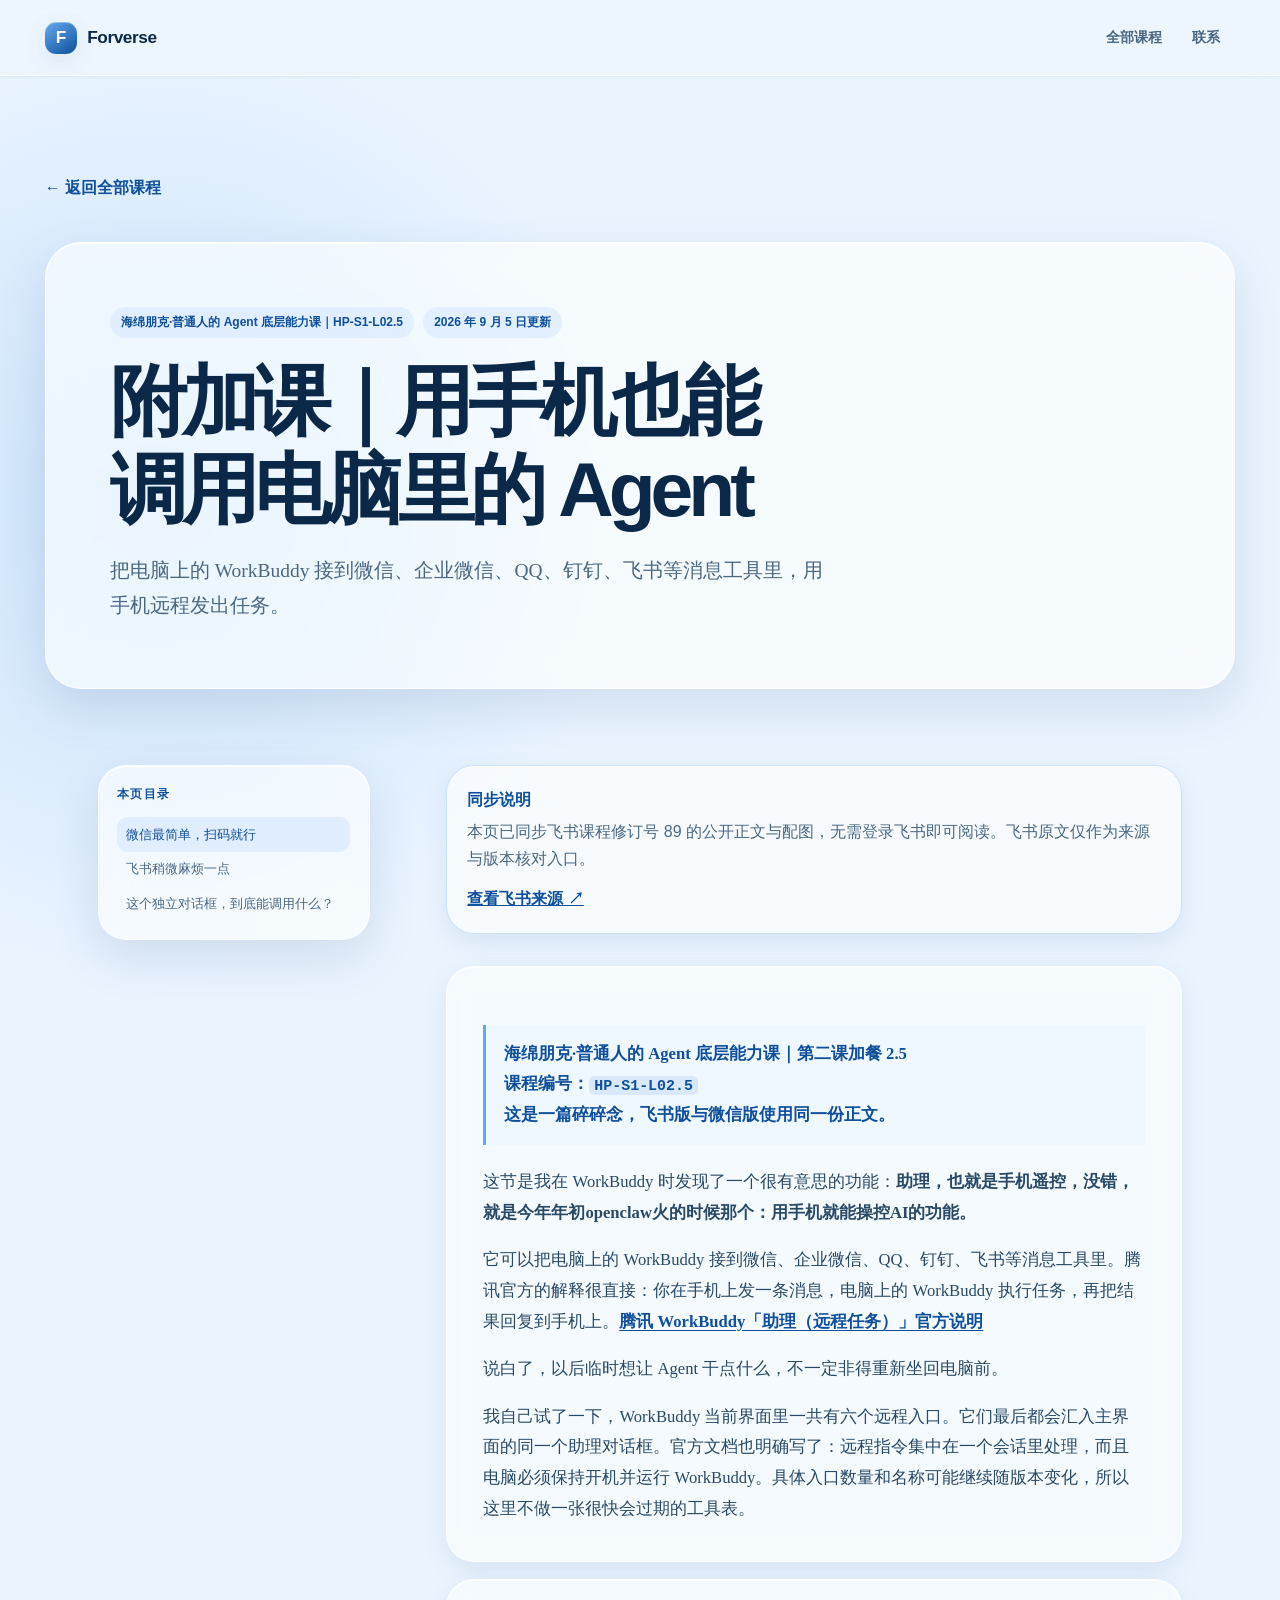
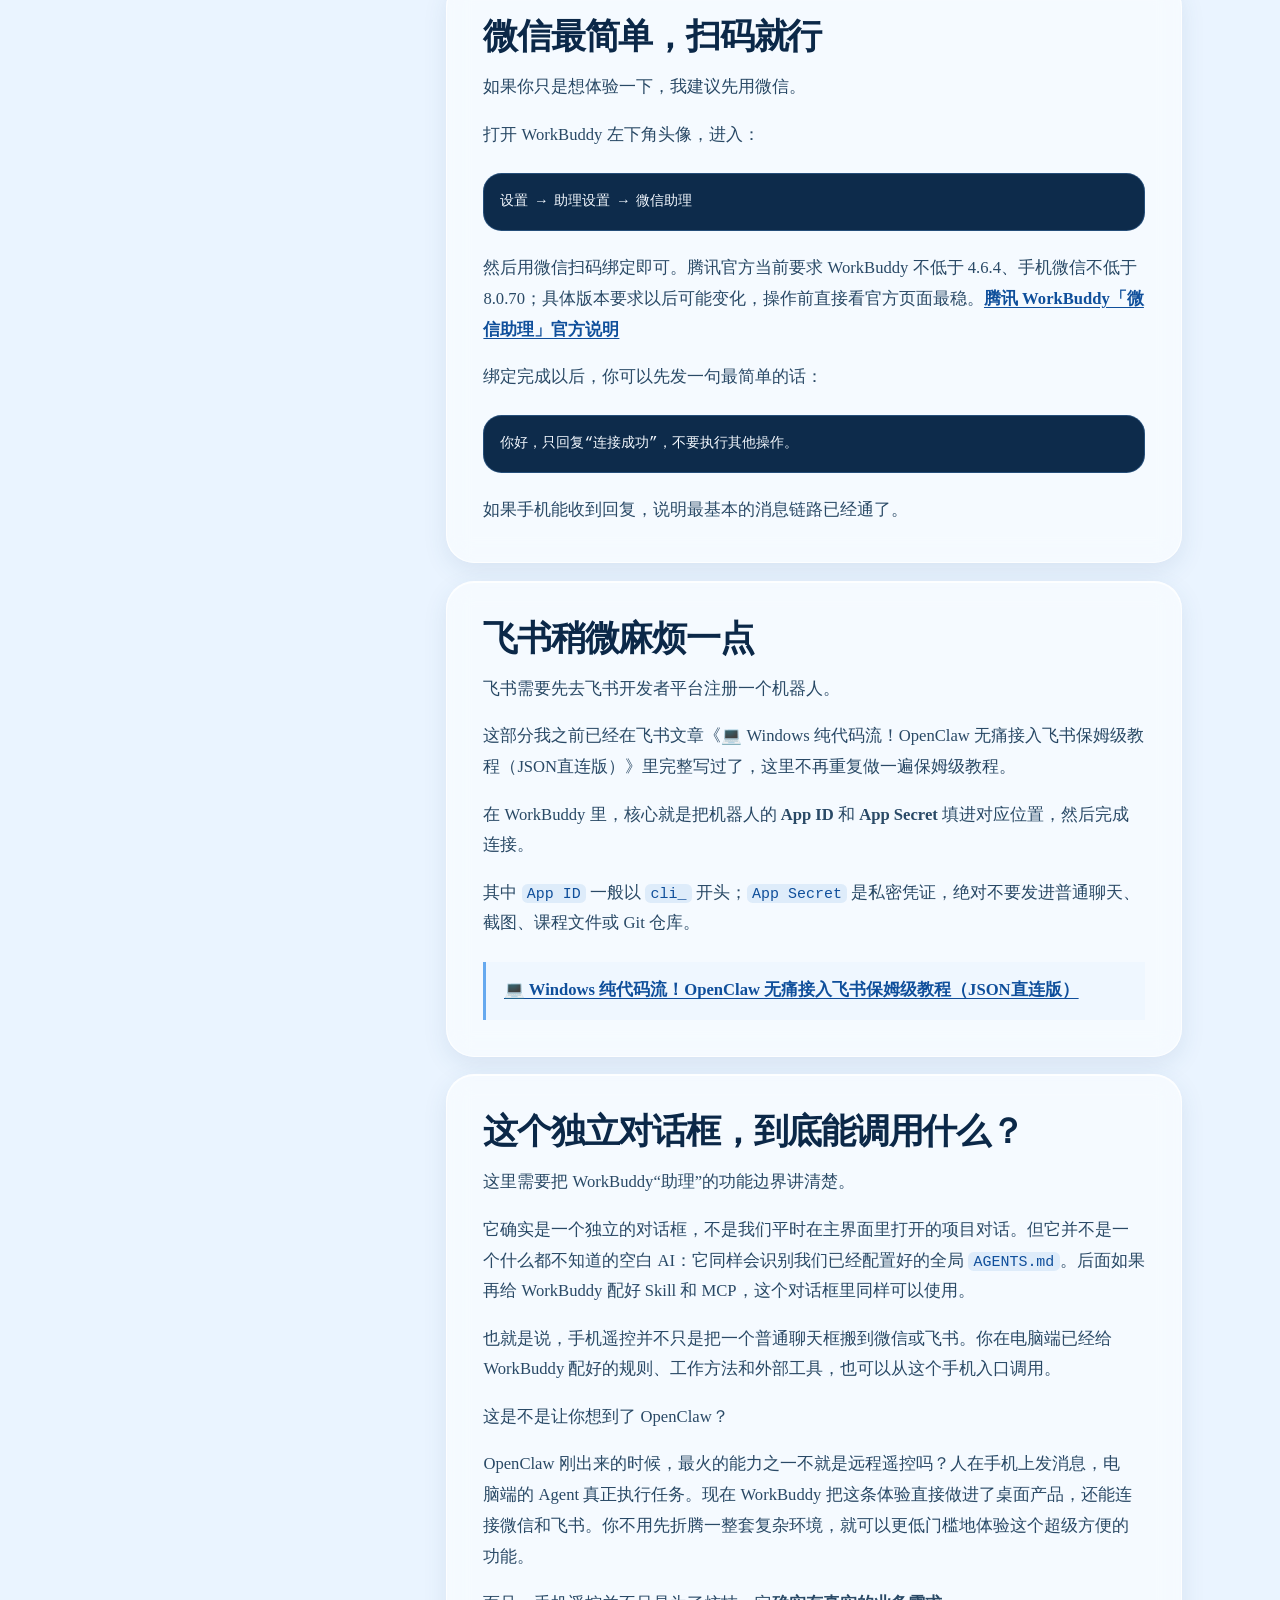
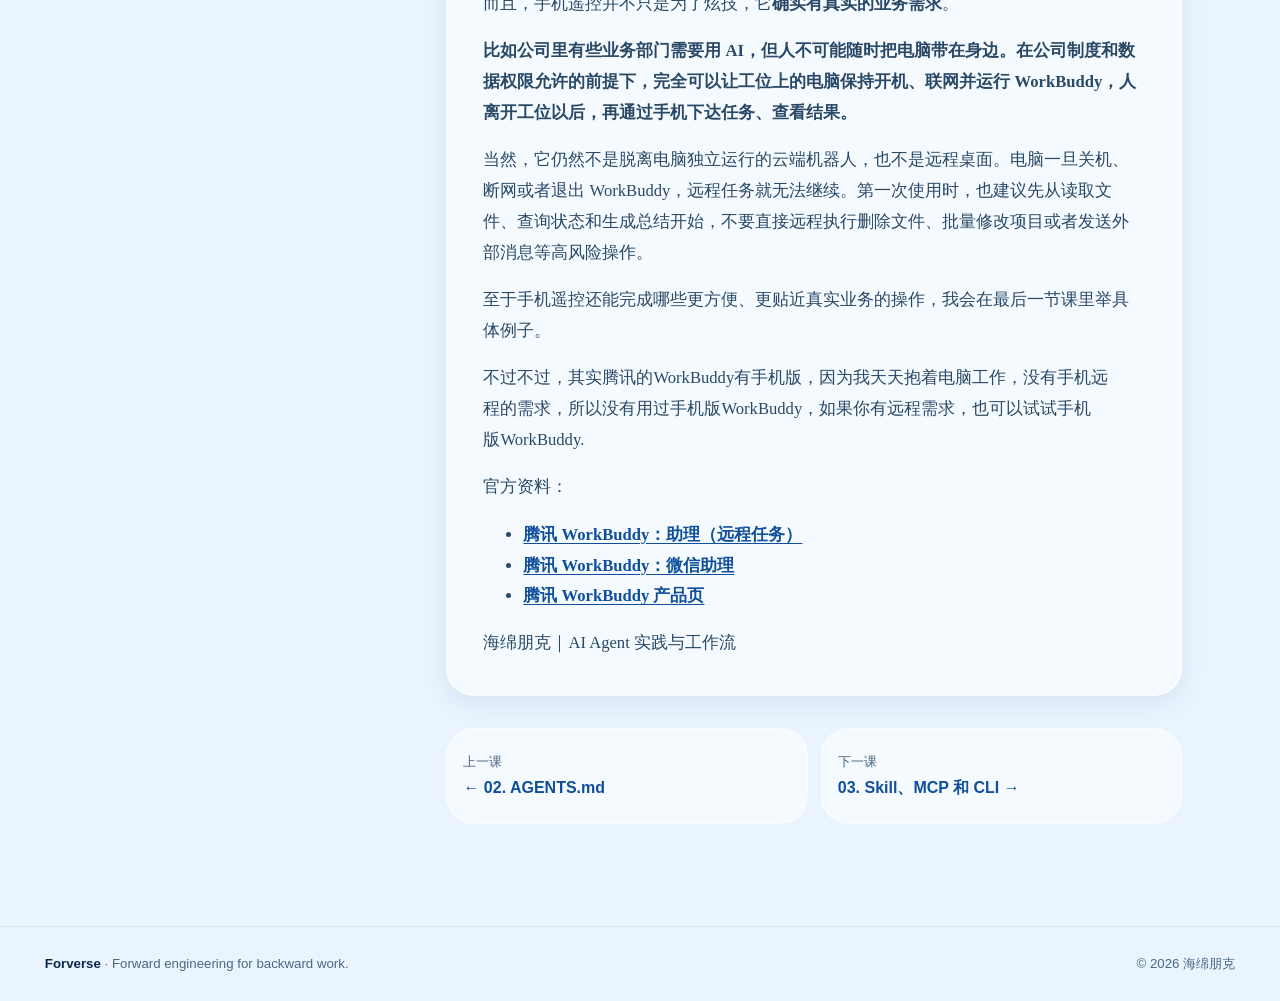
<file: courses/mobile-agent-remote/index.html>
<!doctype html>
<html lang="zh-CN">
  <head>
    <meta charset="UTF-8" />
    <meta name="viewport" content="width=device-width, initial-scale=1" />
    <meta name="theme-color" content="#eaf4ff" />
    <meta name="description" content="把电脑上的 WorkBuddy 接到微信、企业微信、QQ、钉钉、飞书等消息工具里，用手机远程发出任务。" />
    <title>02½. 附加课｜用手机也能调用电脑里的 Agent｜Forverse</title>
    <link rel="icon" href="../../favicon.svg" type="image/svg+xml" />
    <link rel="stylesheet" href="../../css/style.css" />
    <script src="../../js/course.js" defer></script>
  </head>
  <body class="course-page">
    <a class="skip-link" href="#course-content">跳转到课程正文</a>
    <header class="site-header is-scrolled"><div class="container nav-shell"><a class="brand" href="../../index.html#intro" aria-label="返回 Forverse 首页"><span class="brand-mark" aria-hidden="true">F</span><span>Forverse</span></a><nav aria-label="课程导航"><ul class="nav-list"><li><a href="../../index.html#courses">全部课程</a></li><li><a href="../../index.html#contact">联系</a></li></ul></nav></div></header>
    <main id="course-content">
      <header class="course-header"><div class="container"><a class="course-back" href="../../index.html#courses">← 返回全部课程</a><div class="course-hero glass-surface"><div class="course-meta"><span>海绵朋克·普通人的 Agent 底层能力课｜HP-S1-L02.5</span><span>2026 年 9 月 5 日更新</span></div><h1>附加课｜用手机也能调用电脑里的 Agent</h1><p>把电脑上的 WorkBuddy 接到微信、企业微信、QQ、钉钉、飞书等消息工具里，用手机远程发出任务。</p></div></div></header>
      <div class="container course-layout">
        <aside class="course-toc glass-surface" data-course-toc data-auto-toc aria-label="本页目录"><p class="toc-label">本页目录</p><ol></ol></aside>
        <article class="course-article">
          <details class="mobile-toc glass-surface" data-course-toc data-auto-toc><summary>展开本页目录</summary><ol></ol></details>
          <div class="sync-note"><strong>同步说明</strong><p>本页已同步飞书课程修订号 89 的公开正文与配图，无需登录飞书即可阅读。飞书原文仅作为来源与版本核对入口。</p><a href="https://mcnj84082pxc.feishu.cn/wiki/GSu3wMeT7iwCrqkduNFcqI8Cnwh" target="_blank" rel="noopener noreferrer">查看飞书来源 ↗</a></div>
          <section class="course-section"><blockquote><p>海绵朋克·普通人的 Agent 底层能力课｜第二课加餐 2.5<br />课程编号：<code>HP-S1-L02.5</code><br />这是一篇碎碎念，飞书版与微信版使用同一份正文。</p></blockquote><p>这节是我在 WorkBuddy 时发现了一个很有意思的功能：<strong>助理，也就是手机遥控，没错，就是今年年初openclaw火的时候那个：用手机就能操控AI的功能。</strong></p><p>它可以把电脑上的 WorkBuddy 接到微信、企业微信、QQ、钉钉、飞书等消息工具里。腾讯官方的解释很直接：你在手机上发一条消息，电脑上的 WorkBuddy 执行任务，再把结果回复到手机上。<a href="https://cloud.tencent.com/document/product/1831/134392" target="_blank" rel="noopener noreferrer">腾讯 WorkBuddy「助理（远程任务）」官方说明</a></p><p>说白了，以后临时想让 Agent 干点什么，不一定非得重新坐回电脑前。</p><p>我自己试了一下，WorkBuddy 当前界面里一共有六个远程入口。它们最后都会汇入主界面的同一个助理对话框。官方文档也明确写了：远程指令集中在一个会话里处理，而且电脑必须保持开机并运行 WorkBuddy。具体入口数量和名称可能继续随版本变化，所以这里不做一张很快会过期的工具表。</p></section>
          <section class="course-section"><h2 id="section-1" data-toc-heading>微信最简单，扫码就行</h2><p>如果你只是想体验一下，我建议先用微信。</p><p>打开 WorkBuddy 左下角头像，进入：</p><pre><code>设置 → 助理设置 → 微信助理</code></pre><p>然后用微信扫码绑定即可。腾讯官方当前要求 WorkBuddy 不低于 4.6.4、手机微信不低于 8.0.70；具体版本要求以后可能变化，操作前直接看官方页面最稳。<a href="https://cloud.tencent.com/document/product/1831/134438" target="_blank" rel="noopener noreferrer">腾讯 WorkBuddy「微信助理」官方说明</a></p><p>绑定完成以后，你可以先发一句最简单的话：</p><pre><code>你好，只回复“连接成功”，不要执行其他操作。</code></pre><p>如果手机能收到回复，说明最基本的消息链路已经通了。</p></section>
          <section class="course-section"><h2 id="section-2" data-toc-heading>飞书稍微麻烦一点</h2><p>飞书需要先去飞书开发者平台注册一个机器人。</p><p>这部分我之前已经在飞书文章《💻 Windows 纯代码流！OpenClaw 无痛接入飞书保姆级教程（JSON直连版）》里完整写过了，这里不再重复做一遍保姆级教程。</p><p>在 WorkBuddy 里，核心就是把机器人的 <strong>App ID</strong> 和 <strong>App Secret</strong> 填进对应位置，然后完成连接。</p><p>其中 <code>App ID</code> 一般以 <code>cli_</code> 开头；<code>App Secret</code> 是私密凭证，绝对不要发进普通聊天、截图、课程文件或 Git 仓库。</p><blockquote><p><a href="https://mcnj84082pxc.feishu.cn/wiki/Q8G7wvyObiZ5t9kEl8acGqfInGf" target="_blank" rel="noopener noreferrer">💻 Windows 纯代码流！OpenClaw 无痛接入飞书保姆级教程（JSON直连版）</a></p></blockquote></section>
          <section class="course-section"><h2 id="section-3" data-toc-heading>这个独立对话框，到底能调用什么？</h2><p>这里需要把 WorkBuddy“助理”的功能边界讲清楚。</p><p>它确实是一个独立的对话框，不是我们平时在主界面里打开的项目对话。但它并不是一个什么都不知道的空白 AI：它同样会识别我们已经配置好的全局 <code>AGENTS.md</code>。后面如果再给 WorkBuddy 配好 Skill 和 MCP，这个对话框里同样可以使用。</p><p>也就是说，手机遥控并不只是把一个普通聊天框搬到微信或飞书。你在电脑端已经给 WorkBuddy 配好的规则、工作方法和外部工具，也可以从这个手机入口调用。</p><p>这是不是让你想到了 OpenClaw？</p><p>OpenClaw 刚出来的时候，最火的能力之一不就是远程遥控吗？人在手机上发消息，电脑端的 Agent 真正执行任务。现在 WorkBuddy 把这条体验直接做进了桌面产品，还能连接微信和飞书。你不用先折腾一整套复杂环境，就可以更低门槛地体验这个超级方便的功能。</p><p>而且，手机遥控并不只是为了炫技，它<strong>确实有真实的业务需求</strong>。</p><p><strong>比如公司里有些业务部门需要用 AI，但人不可能随时把电脑带在身边。在公司制度和数据权限允许的前提下，完全可以让工位上的电脑保持开机、联网并运行 WorkBuddy，人离开工位以后，再通过手机下达任务、查看结果。</strong></p><p>当然，它仍然不是脱离电脑独立运行的云端机器人，也不是远程桌面。电脑一旦关机、断网或者退出 WorkBuddy，远程任务就无法继续。第一次使用时，也建议先从读取文件、查询状态和生成总结开始，不要直接远程执行删除文件、批量修改项目或者发送外部消息等高风险操作。</p><p>至于手机遥控还能完成哪些更方便、更贴近真实业务的操作，我会在最后一节课里举具体例子。</p><p>不过不过，其实腾讯的WorkBuddy有手机版，因为我天天抱着电脑工作，没有手机远程的需求，所以没有用过手机版WorkBuddy，如果你有远程需求，也可以试试手机版WorkBuddy.</p><p>官方资料：</p><ul><li><a href="https://cloud.tencent.com/document/product/1831/134392" target="_blank" rel="noopener noreferrer">腾讯 WorkBuddy：助理（远程任务）</a></li><li><a href="https://cloud.tencent.com/document/product/1831/134438" target="_blank" rel="noopener noreferrer">腾讯 WorkBuddy：微信助理</a></li><li><a href="https://copilot.tencent.com/work/" target="_blank" rel="noopener noreferrer">腾讯 WorkBuddy 产品页</a></li></ul><p>海绵朋克｜AI Agent 实践与工作流</p></section>
          <nav class="course-navigation" aria-label="前后课程"><a href="../agents-md-project-memory/index.html"><small>上一课</small><strong>← 02. AGENTS.md</strong></a><a href="../skill-mcp-cli-workflow/index.html"><small>下一课</small><strong>03. Skill、MCP 和 CLI →</strong></a></nav>
        </article>
      </div>
    </main>
    <footer class="site-footer"><div class="container footer-layout"><p><strong>Forverse</strong> · Forward engineering for backward work.</p><p>© <span data-current-year>2026</span> 海绵朋克</p></div></footer>
  </body>
</html>
</file>
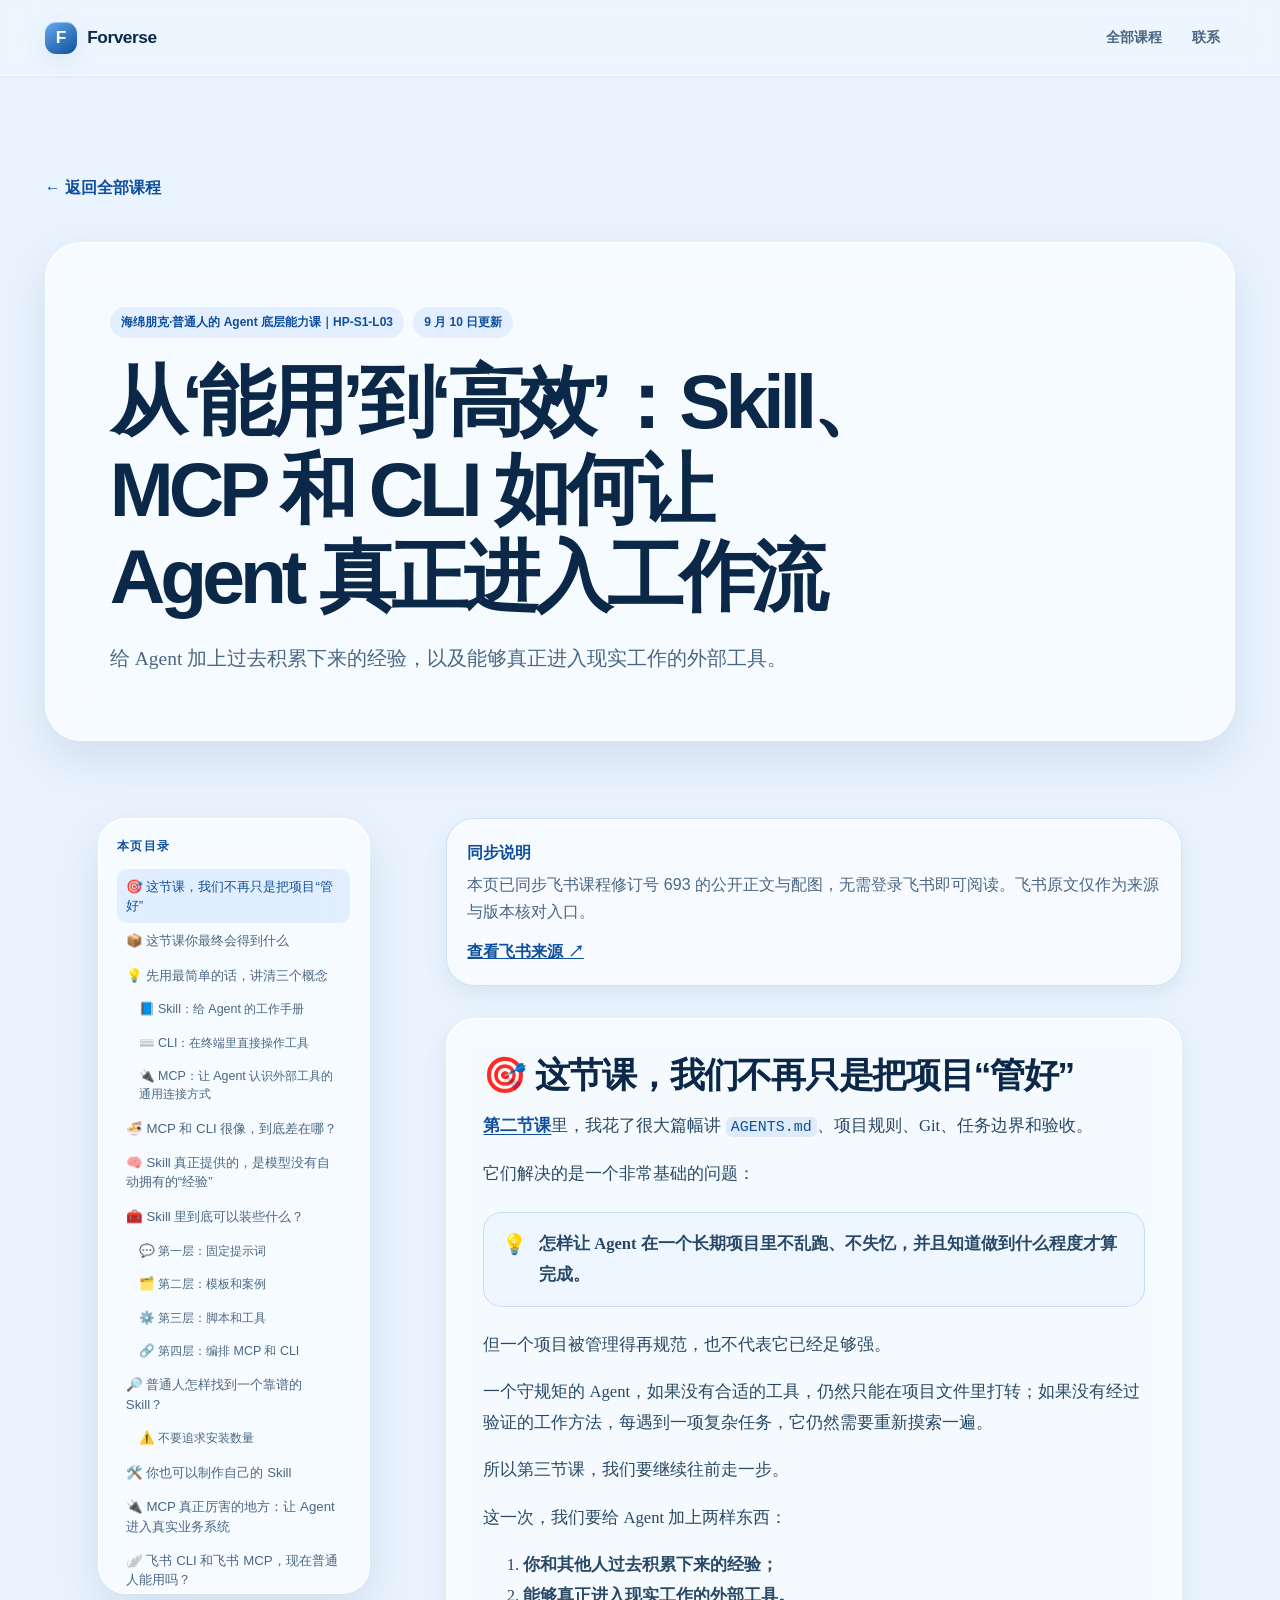
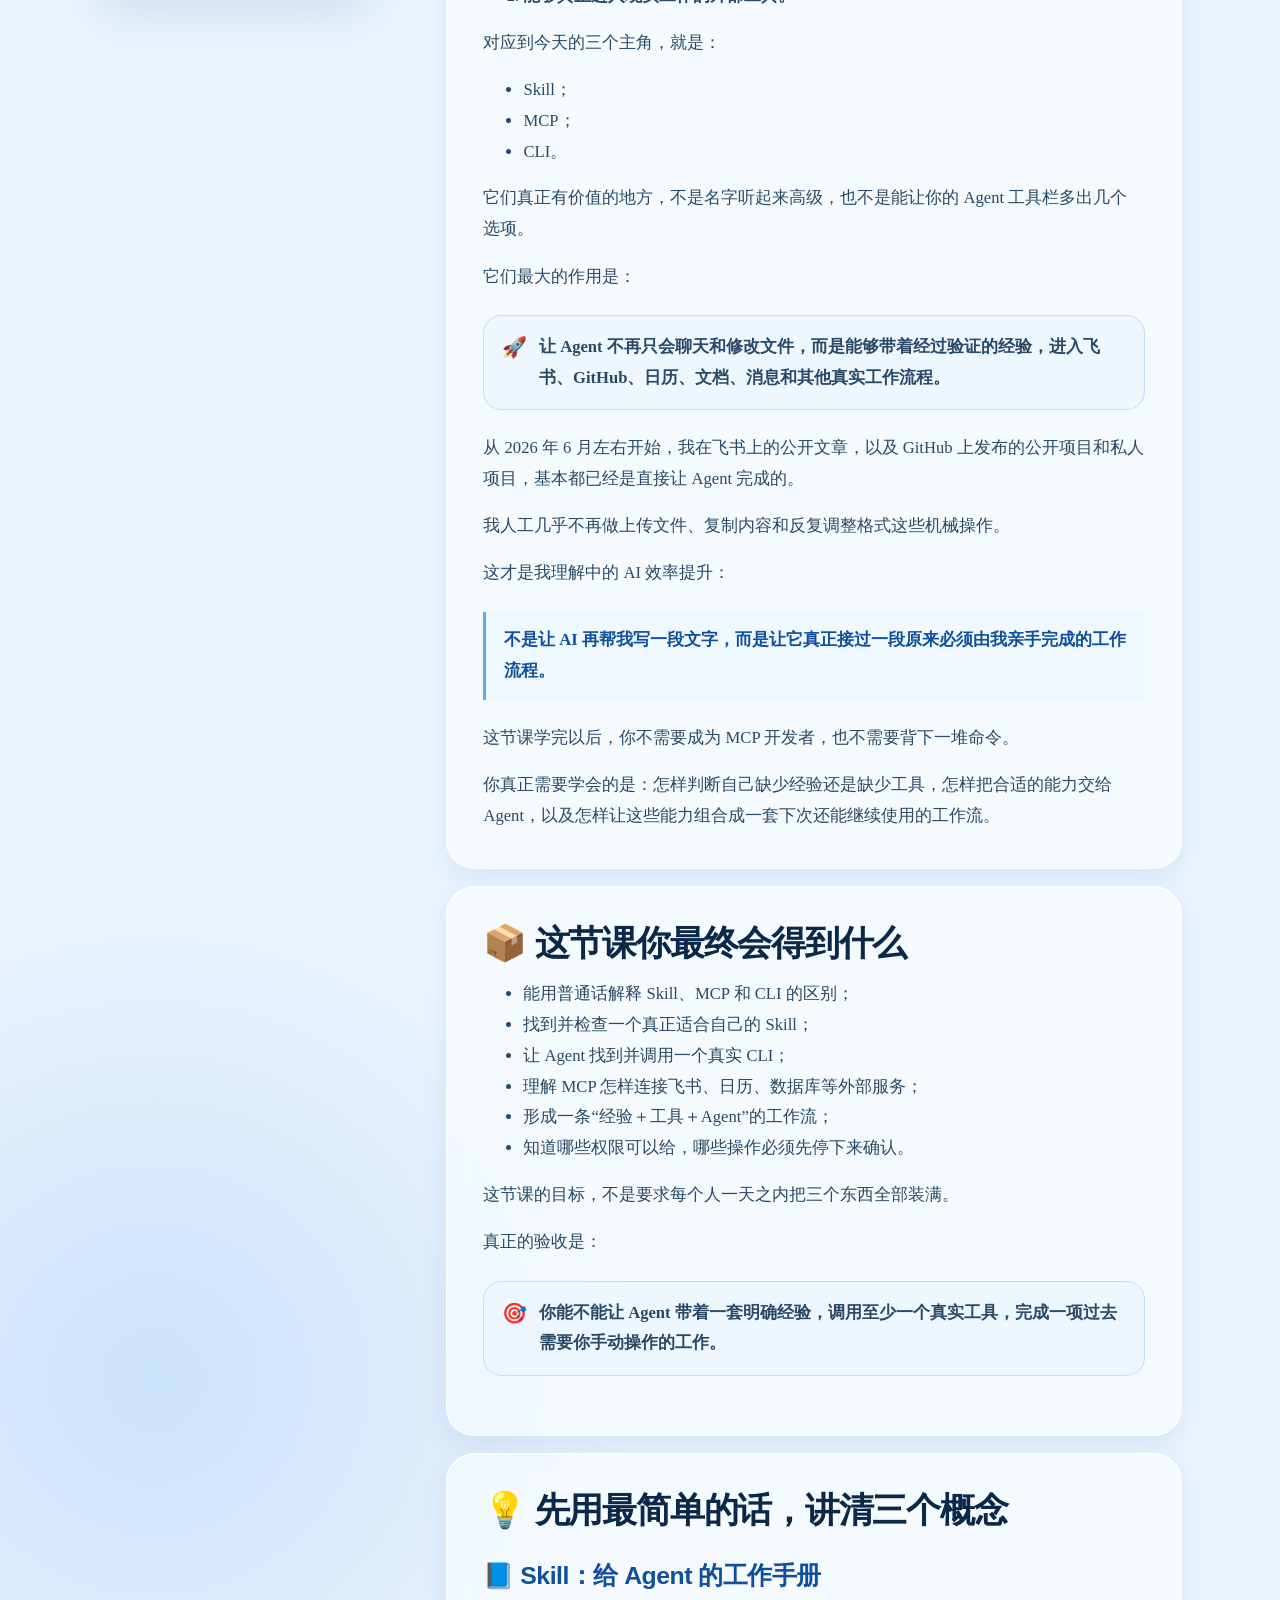
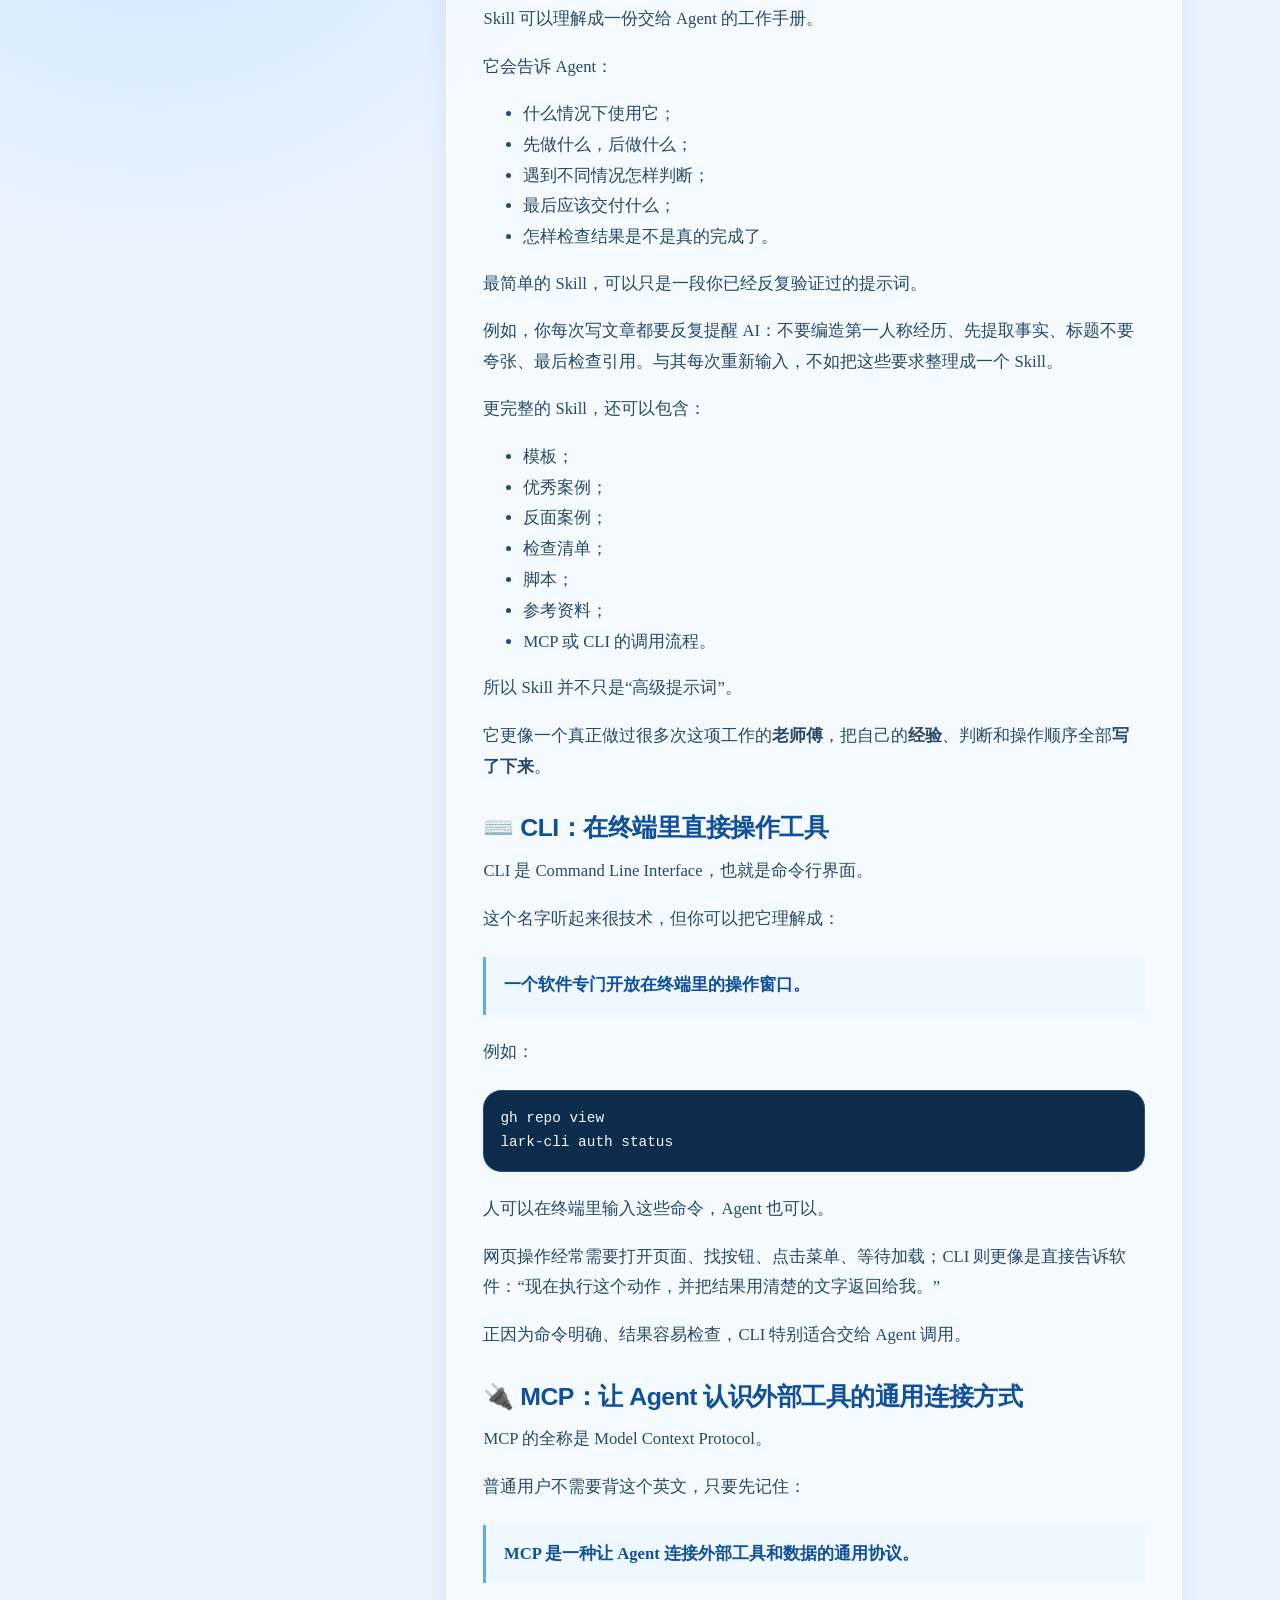
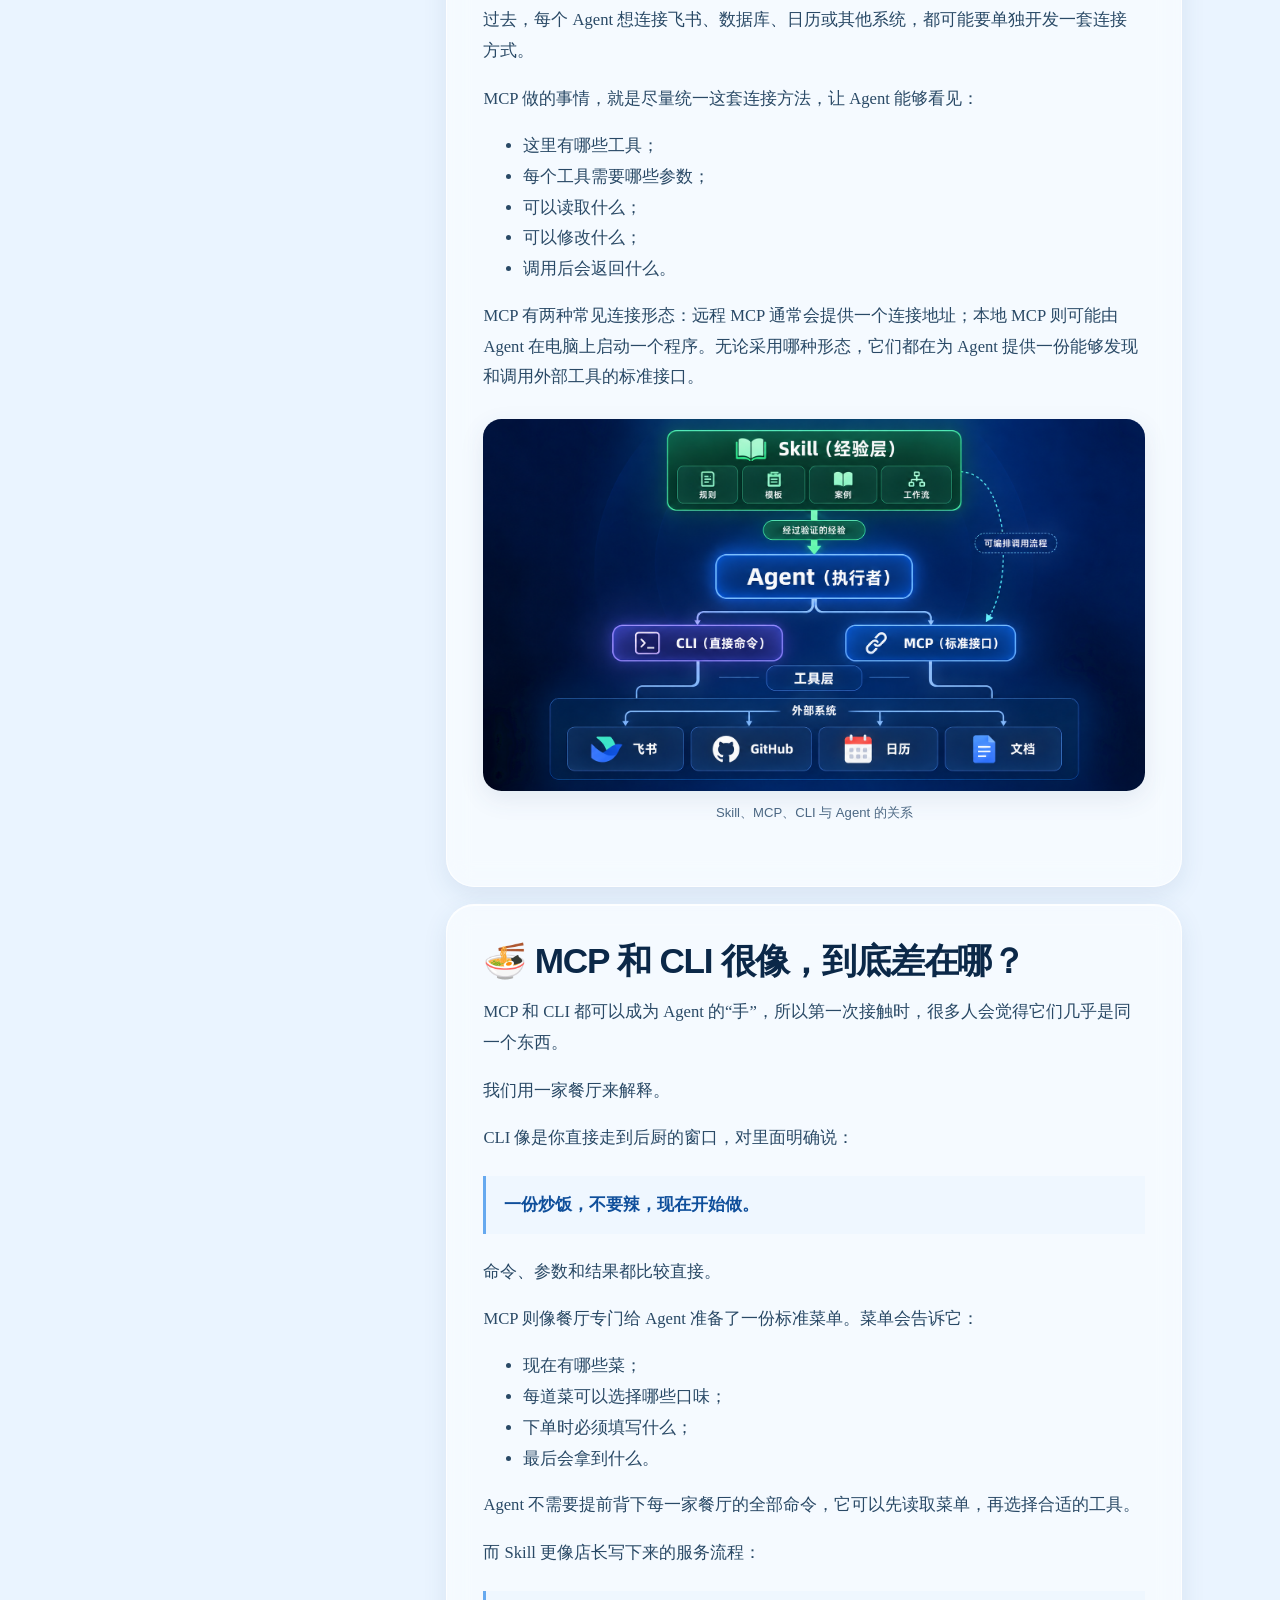
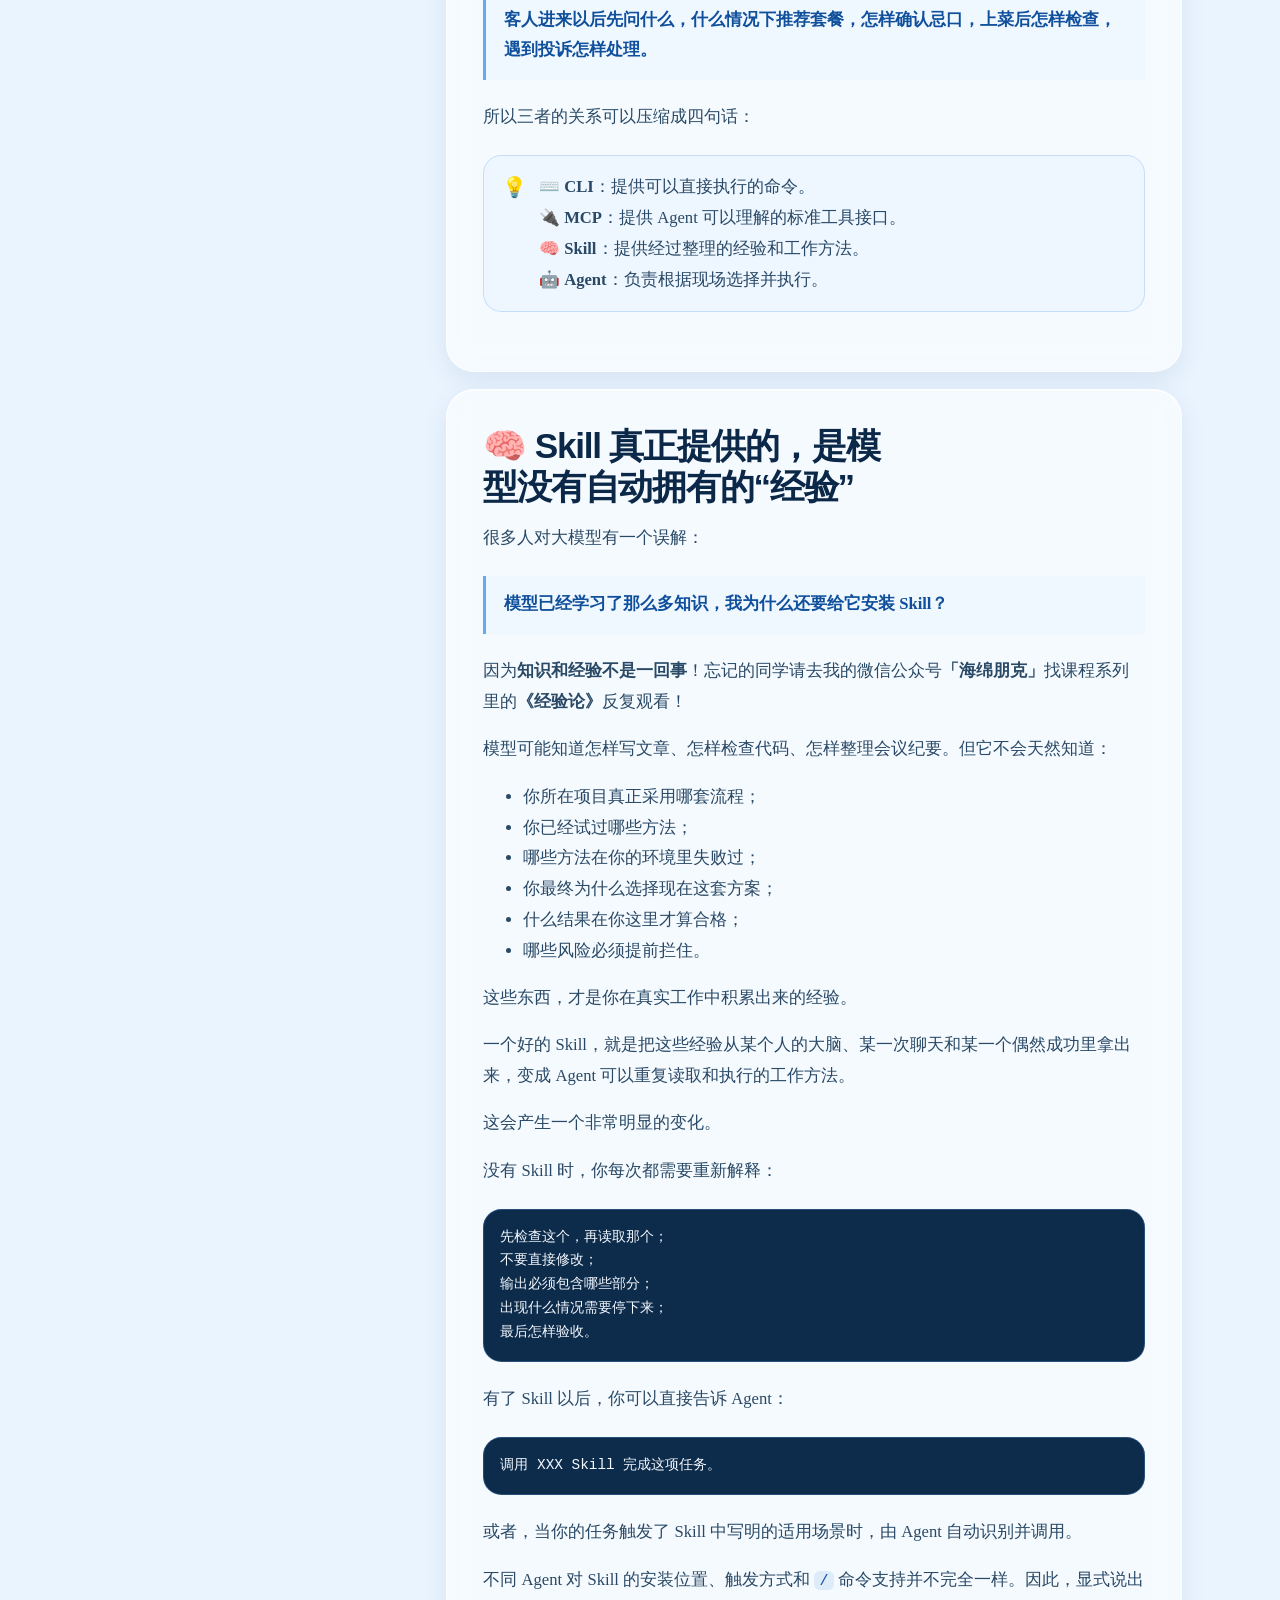
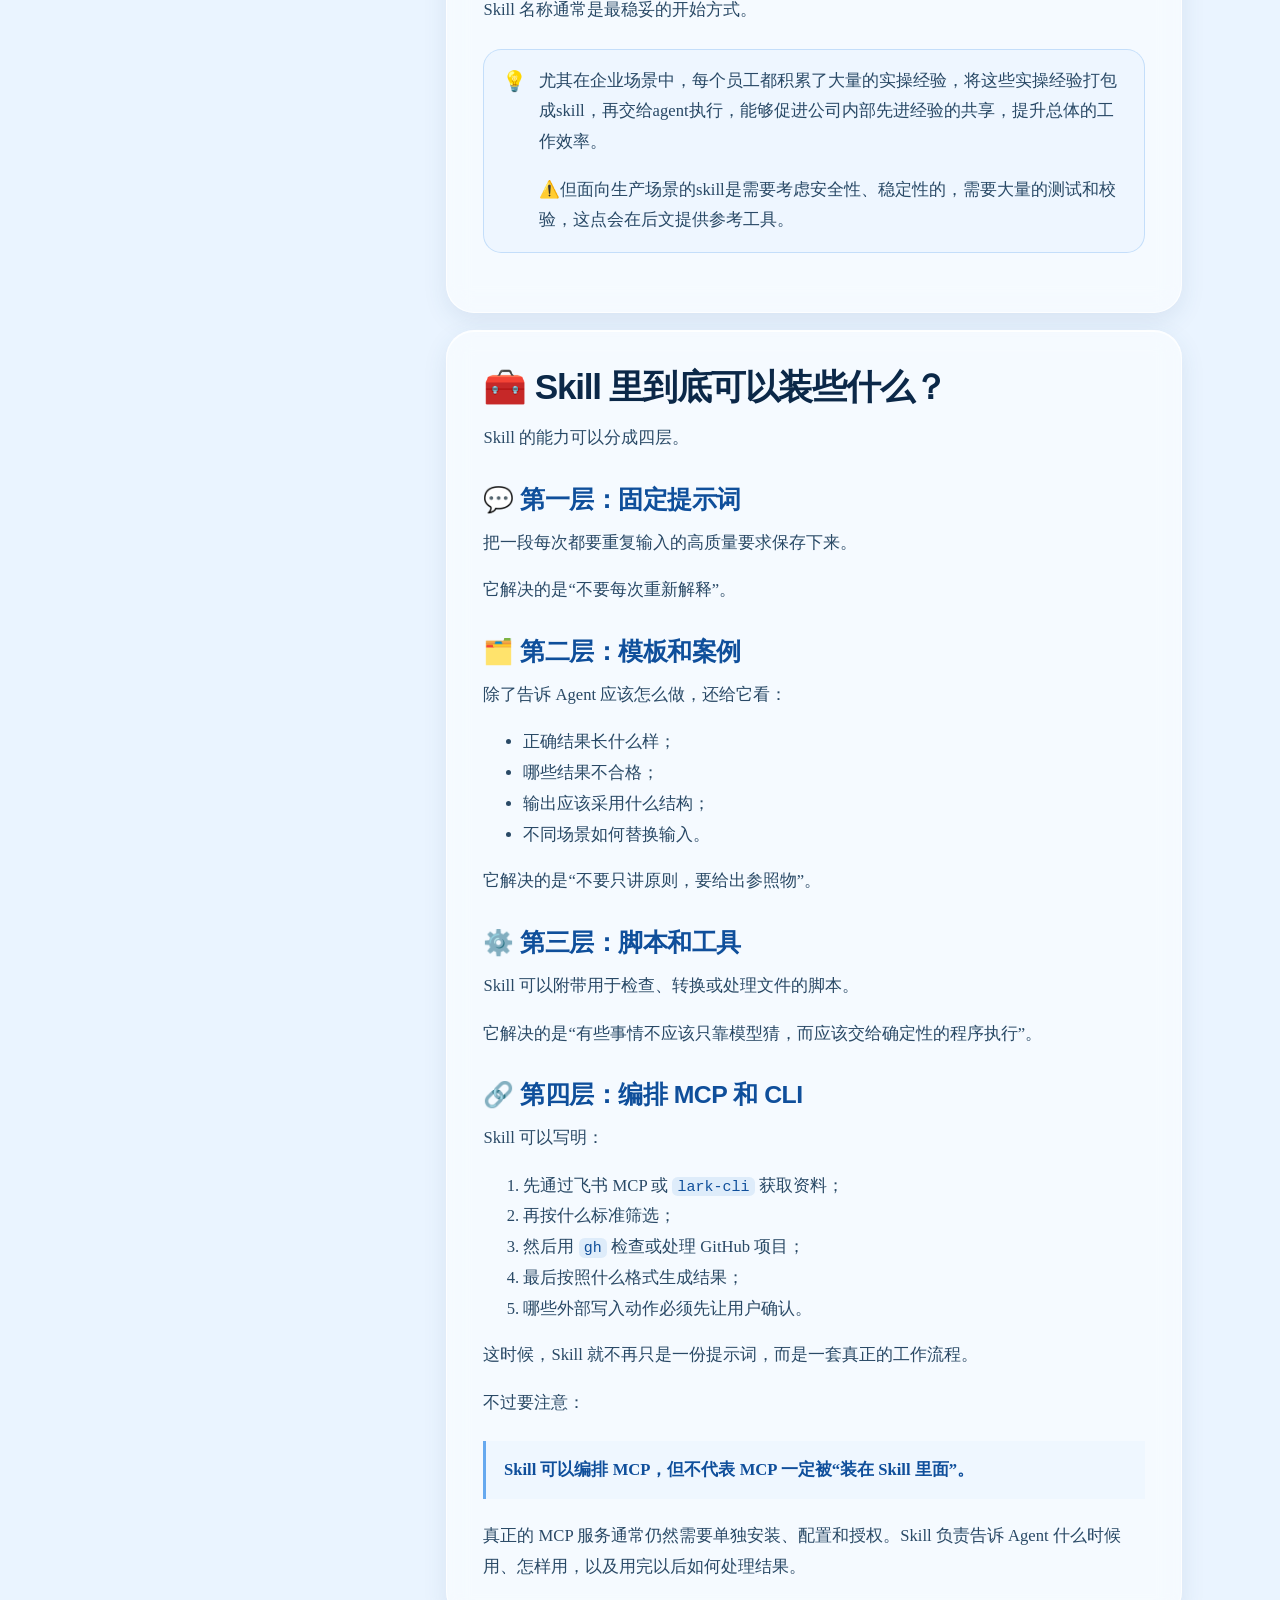
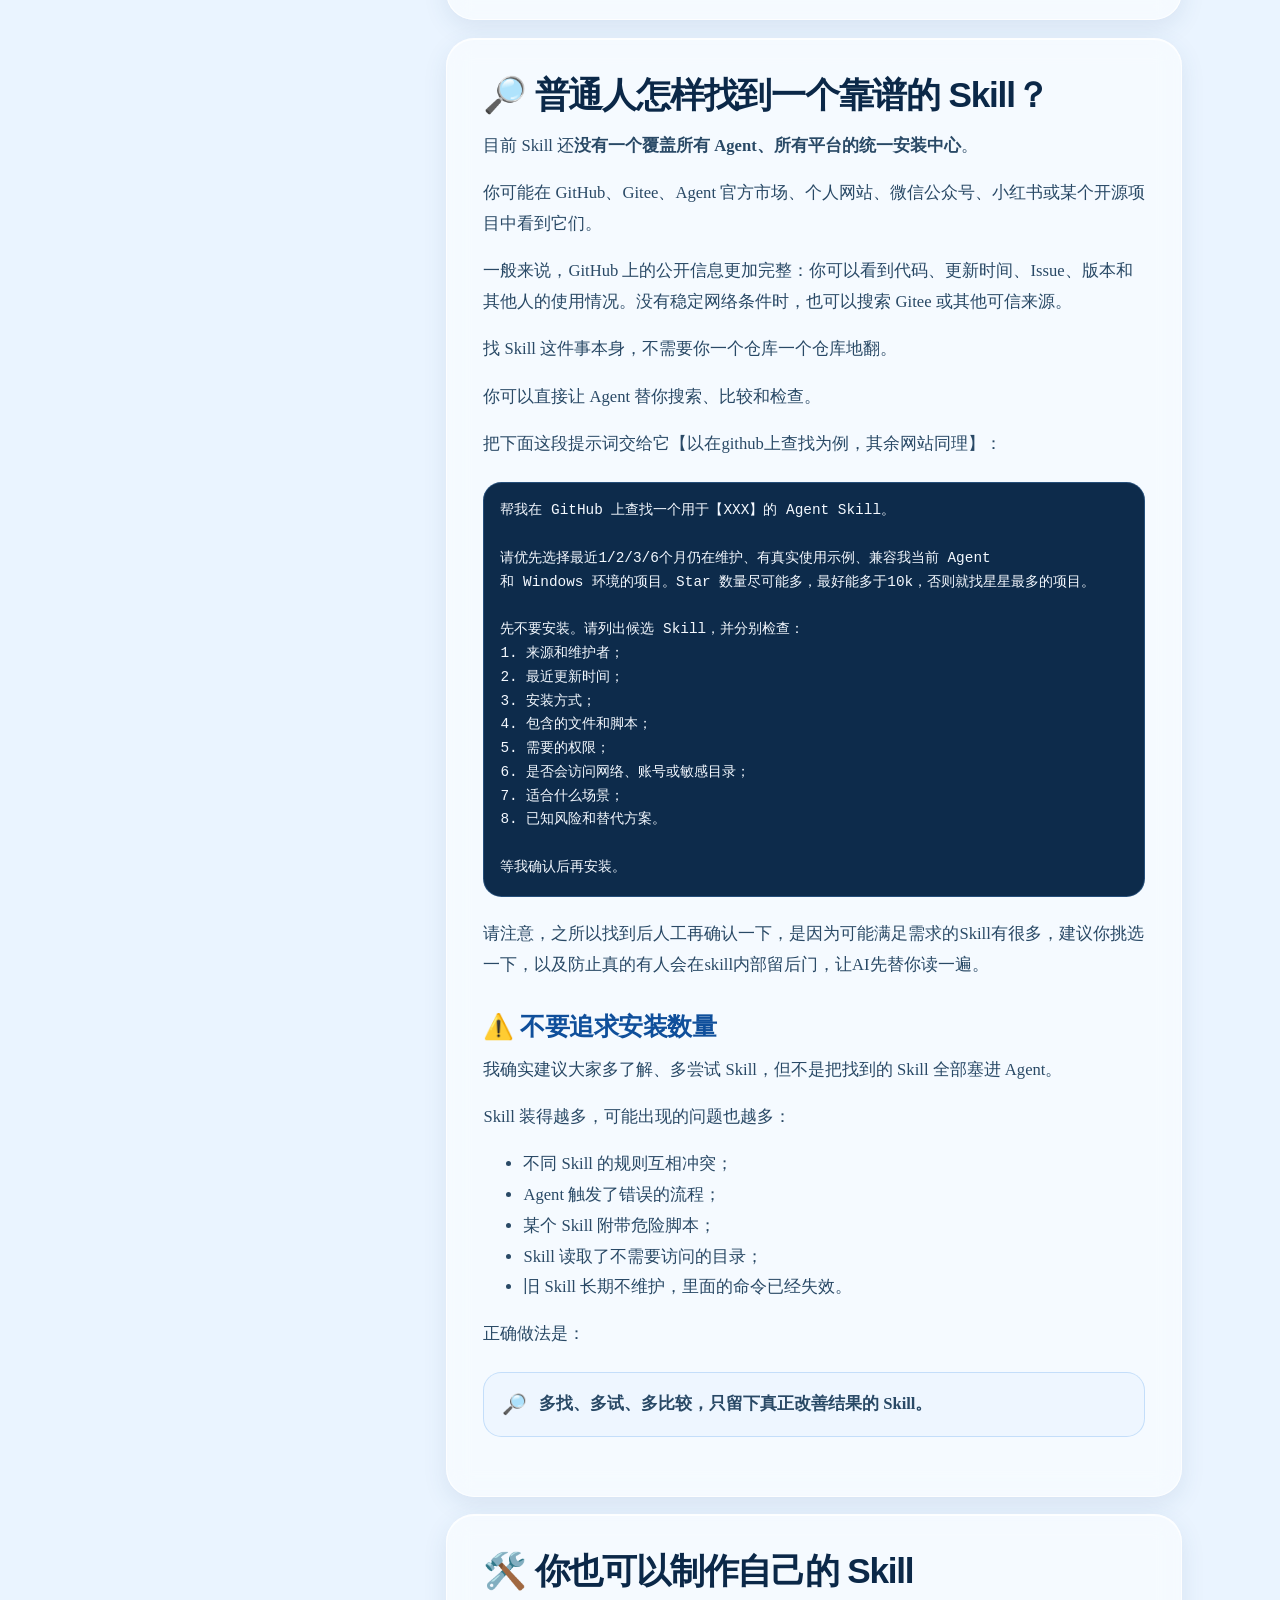
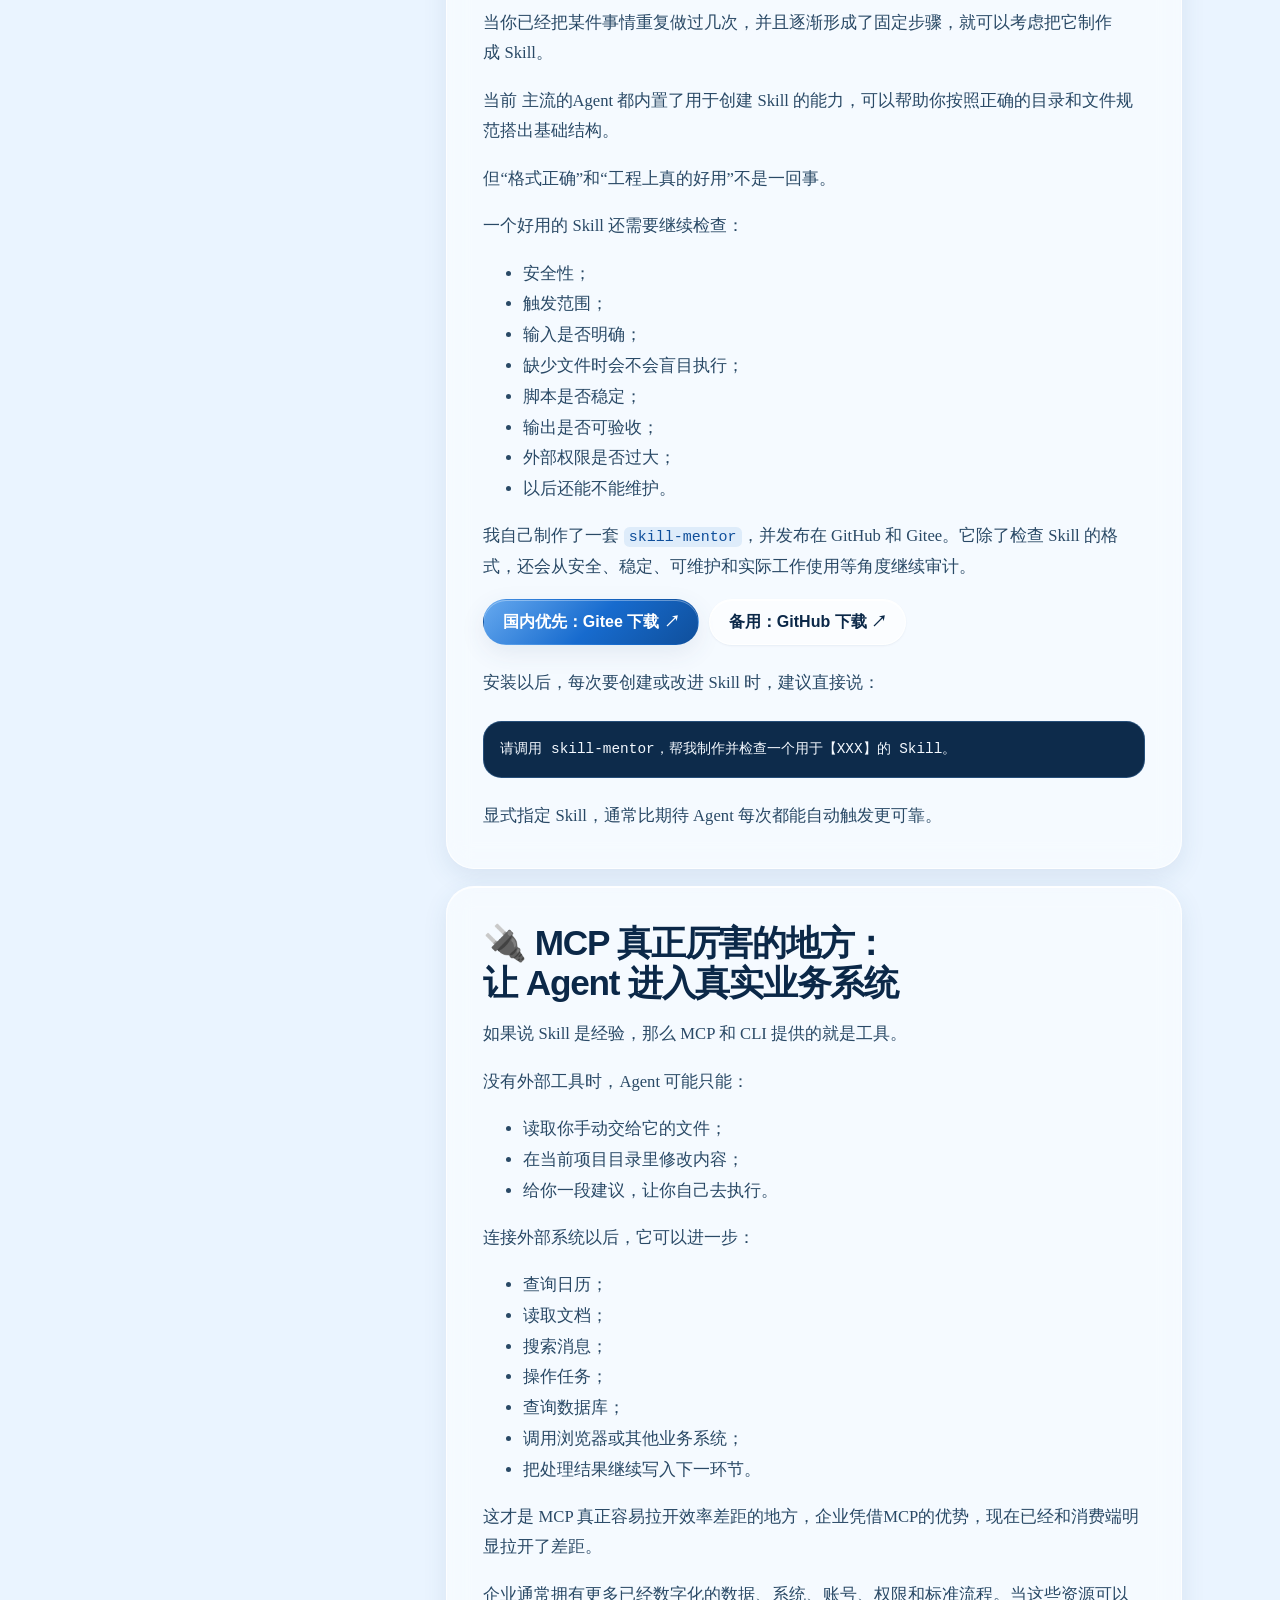
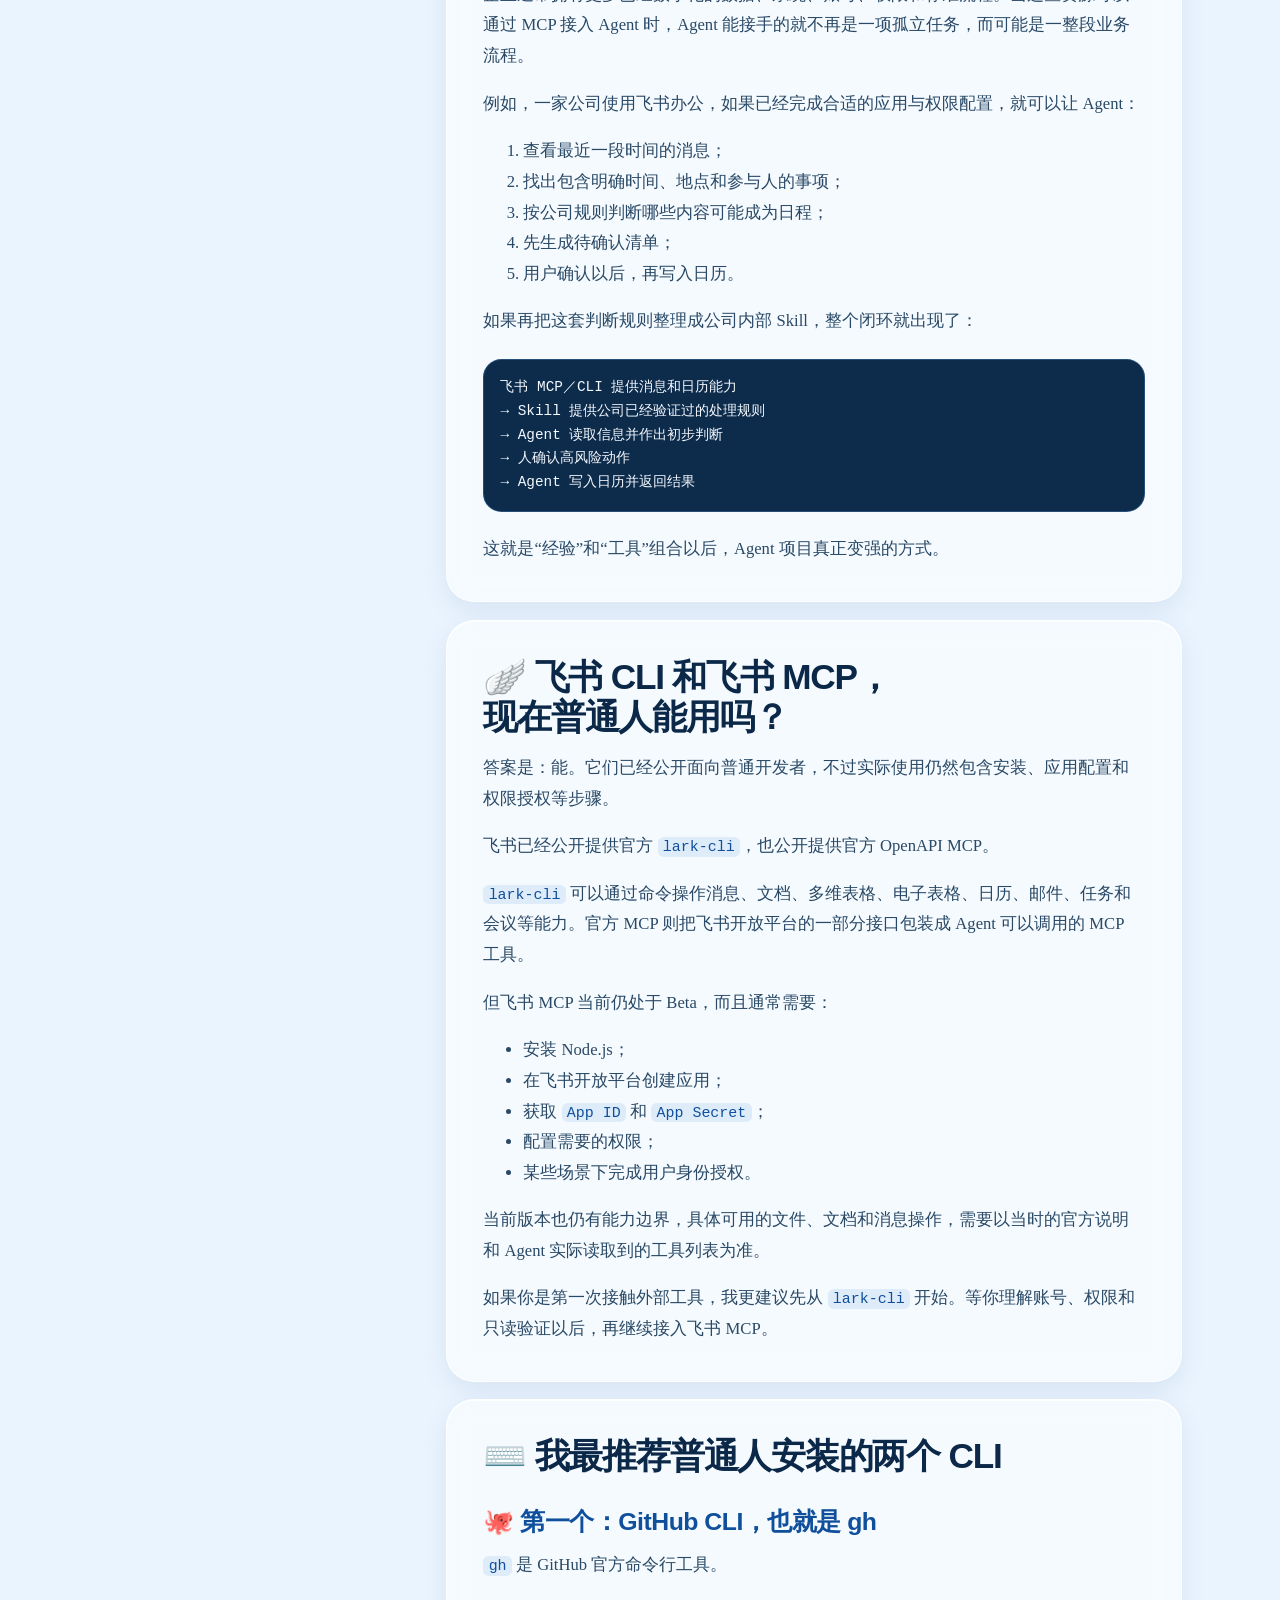
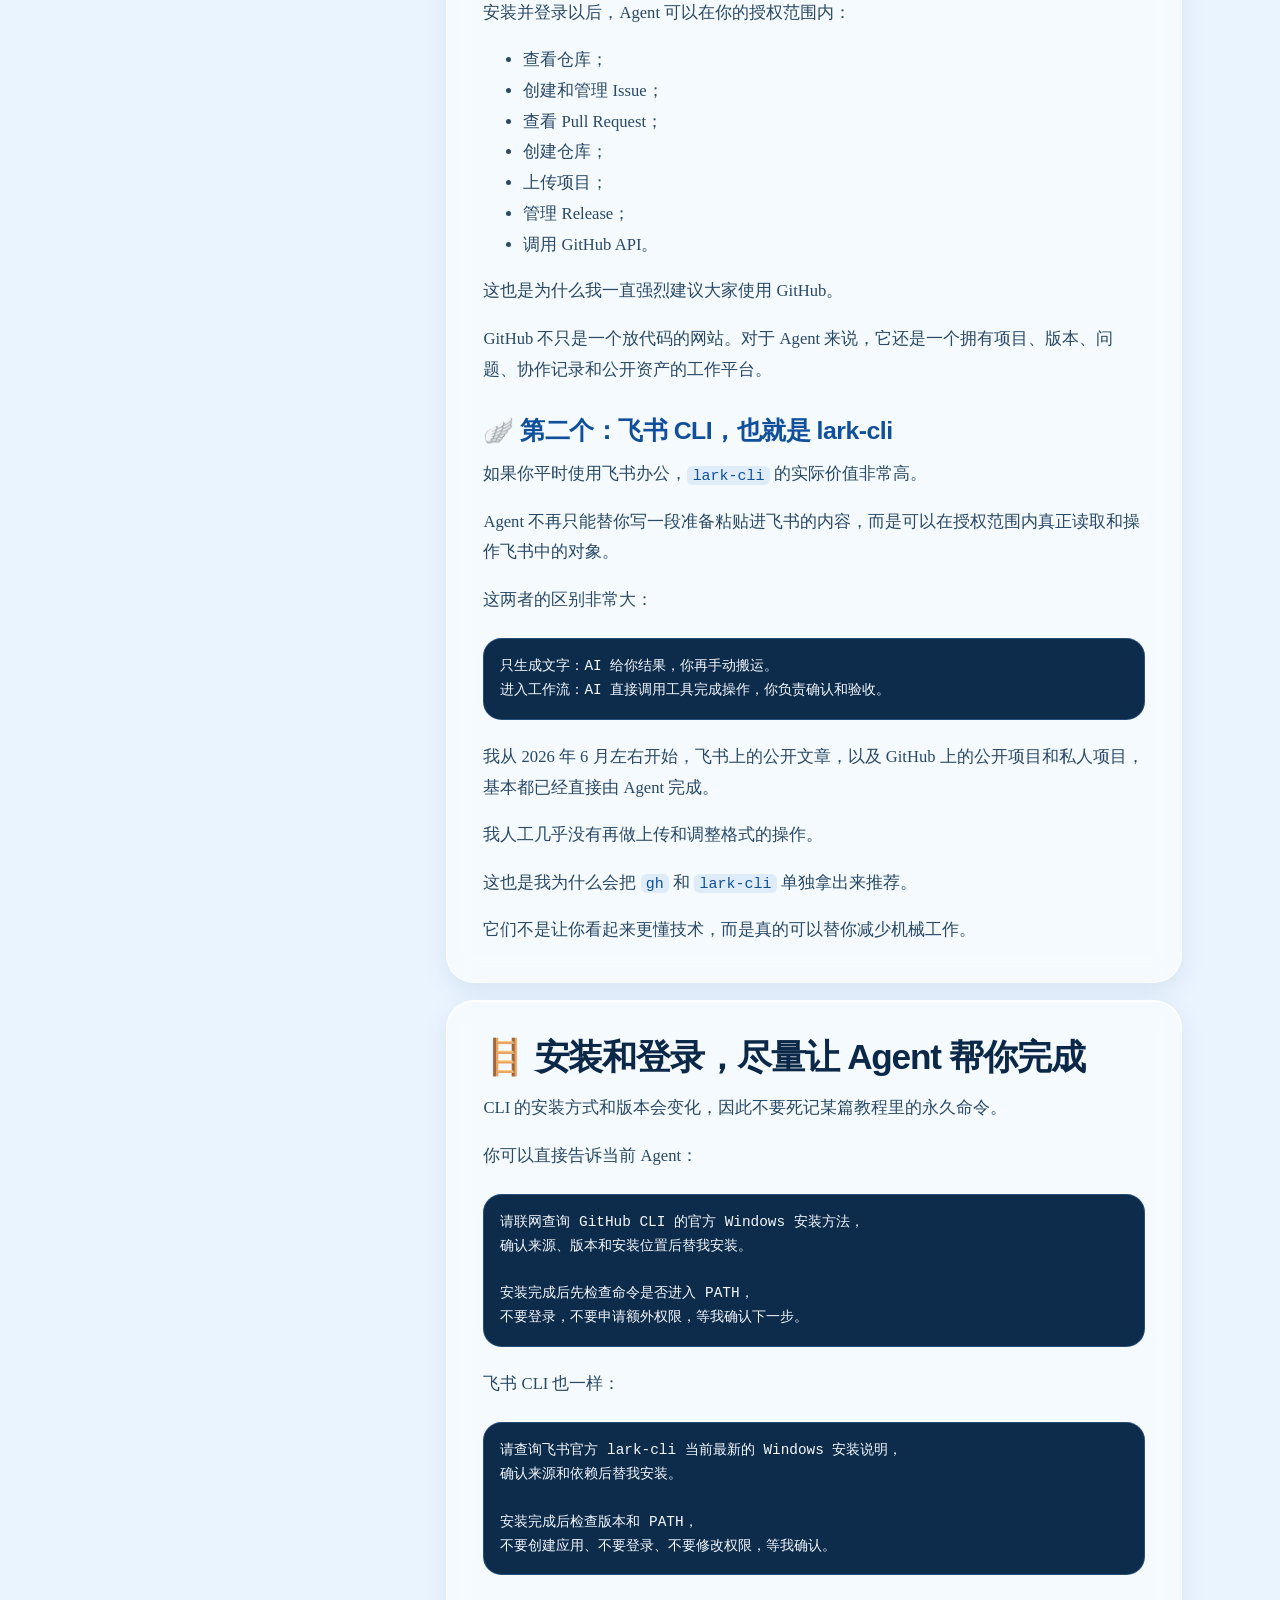
<file: courses/skill-mcp-cli-workflow/index.html>
<!doctype html>
<html lang="zh-CN">
  <head>
    <meta charset="UTF-8" />
    <meta name="viewport" content="width=device-width, initial-scale=1" />
    <meta name="theme-color" content="#eaf4ff" />
    <meta name="description" content="从‘能用’到‘高效’：Skill、MCP 和 CLI 如何让 Agent 真正进入工作流。" />
    <title>03. Skill、MCP 和 CLI｜Forverse</title>
    <link rel="icon" href="../../favicon.svg" type="image/svg+xml" />
    <link rel="stylesheet" href="../../css/style.css" />
    <script src="../../js/course.js" defer></script>
  </head>
  <body class="course-page">
    <a class="skip-link" href="#course-content">跳转到课程正文</a>
    <header class="site-header is-scrolled"><div class="container nav-shell"><a class="brand" href="../../index.html#intro" aria-label="返回 Forverse 首页"><span class="brand-mark" aria-hidden="true">F</span><span>Forverse</span></a><nav aria-label="课程导航"><ul class="nav-list"><li><a href="../../index.html#courses">全部课程</a></li><li><a href="../../index.html#contact">联系</a></li></ul></nav></div></header>
    <main id="course-content">
      <header class="course-header"><div class="container"><a class="course-back" href="../../index.html#courses">← 返回全部课程</a><div class="course-hero glass-surface"><div class="course-meta"><span>海绵朋克·普通人的 Agent 底层能力课｜HP-S1-L03</span><span>9 月 10 日更新</span></div><h1>从‘能用’到‘高效’：Skill、MCP 和 CLI 如何让 Agent 真正进入工作流</h1><p>给 Agent 加上过去积累下来的经验，以及能够真正进入现实工作的外部工具。</p></div></div></header>
      <div class="container course-layout">
        <aside class="course-toc glass-surface" data-course-toc data-auto-toc aria-label="本页目录"><p class="toc-label">本页目录</p><ol></ol></aside>
        <article class="course-article">
          <details class="mobile-toc glass-surface" data-course-toc data-auto-toc><summary>展开本页目录</summary><ol></ol></details>
          <div class="sync-note"><strong>同步说明</strong><p>本页已同步飞书课程修订号 693 的公开正文与配图，无需登录飞书即可阅读。飞书原文仅作为来源与版本核对入口。</p><a href="https://mcnj84082pxc.feishu.cn/wiki/IHaCwDGXki5yjCkC4Zpc6KF2nJe" target="_blank" rel="noopener noreferrer">查看飞书来源 ↗</a></div>
          <section class="course-section">
            <h2 id="overview" data-toc-heading>🎯 这节课，我们不再只是把项目“管好”</h2>
            <p><a href="../agents-md-project-memory/index.html">第二节课</a>里，我花了很大篇幅讲 <code>AGENTS.md</code>、项目规则、Git、任务边界和验收。</p>
            <p>它们解决的是一个非常基础的问题：</p>
            <aside class="course-callout"><span aria-hidden="true">💡</span><div><p><strong>怎样让 Agent 在一个长期项目里不乱跑、不失忆，并且知道做到什么程度才算完成。</strong></p></div></aside>
            <p>但一个项目被管理得再规范，也不代表它已经足够强。</p>
            <p>一个守规矩的 Agent，如果没有合适的工具，仍然只能在项目文件里打转；如果没有经过验证的工作方法，每遇到一项复杂任务，它仍然需要重新摸索一遍。</p>
            <p>所以第三节课，我们要继续往前走一步。</p>
            <p>这一次，我们要给 Agent 加上两样东西：</p>
            <ol><li><strong>你和其他人过去积累下来的经验；</strong></li><li><strong>能够真正进入现实工作的外部工具。</strong></li></ol>
            <p>对应到今天的三个主角，就是：</p>
            <ul><li>Skill；</li><li>MCP；</li><li>CLI。</li></ul>
            <p>它们真正有价值的地方，不是名字听起来高级，也不是能让你的 Agent 工具栏多出几个选项。</p>
            <p>它们最大的作用是：</p>
            <aside class="course-callout"><span aria-hidden="true">🚀</span><div><p><strong>让 Agent 不再只会聊天和修改文件，而是能够带着经过验证的经验，进入飞书、GitHub、日历、文档、消息和其他真实工作流程。</strong></p></div></aside>
            <p>从 2026 年 6 月左右开始，我在飞书上的公开文章，以及 GitHub 上发布的公开项目和私人项目，基本都已经是直接让 Agent 完成的。</p>
            <p>我人工几乎不再做上传文件、复制内容和反复调整格式这些机械操作。</p>
            <p>这才是我理解中的 AI 效率提升：</p>
            <blockquote><p>不是让 AI 再帮我写一段文字，而是让它真正接过一段原来必须由我亲手完成的工作流程。</p></blockquote>
            <p>这节课学完以后，你不需要成为 MCP 开发者，也不需要背下一堆命令。</p>
            <p>你真正需要学会的是：怎样判断自己缺少经验还是缺少工具，怎样把合适的能力交给 Agent，以及怎样让这些能力组合成一套下次还能继续使用的工作流。</p>
          </section>

          <section class="course-section">
            <h2 id="outcomes" data-toc-heading>📦 这节课你最终会得到什么</h2>
            <ul><li>能用普通话解释 Skill、MCP 和 CLI 的区别；</li><li>找到并检查一个真正适合自己的 Skill；</li><li>让 Agent 找到并调用一个真实 CLI；</li><li>理解 MCP 怎样连接飞书、日历、数据库等外部服务；</li><li>形成一条“经验＋工具＋Agent”的工作流；</li><li>知道哪些权限可以给，哪些操作必须先停下来确认。</li></ul>
            <p>这节课的目标，不是要求每个人一天之内把三个东西全部装满。</p>
            <p>真正的验收是：</p>
            <aside class="course-callout"><span aria-hidden="true">🎯</span><div><p><strong>你能不能让 Agent 带着一套明确经验，调用至少一个真实工具，完成一项过去需要你手动操作的工作。</strong></p></div></aside>
          </section>

          <section class="course-section">
            <h2 id="concepts" data-toc-heading>💡 先用最简单的话，讲清三个概念</h2>
            <h3 id="skill-handbook" data-toc-heading>📘 Skill：给 Agent 的工作手册</h3>
            <p>Skill 可以理解成一份交给 Agent 的工作手册。</p>
            <p>它会告诉 Agent：</p>
            <ul><li>什么情况下使用它；</li><li>先做什么，后做什么；</li><li>遇到不同情况怎样判断；</li><li>最后应该交付什么；</li><li>怎样检查结果是不是真的完成了。</li></ul>
            <p>最简单的 Skill，可以只是一段你已经反复验证过的提示词。</p>
            <p>例如，你每次写文章都要反复提醒 AI：不要编造第一人称经历、先提取事实、标题不要夸张、最后检查引用。与其每次重新输入，不如把这些要求整理成一个 Skill。</p>
            <p>更完整的 Skill，还可以包含：</p>
            <ul><li>模板；</li><li>优秀案例；</li><li>反面案例；</li><li>检查清单；</li><li>脚本；</li><li>参考资料；</li><li>MCP 或 CLI 的调用流程。</li></ul>
            <p>所以 Skill 并不只是“高级提示词”。</p>
            <p>它更像一个真正做过很多次这项工作的<strong>老师傅</strong>，把自己的<strong>经验</strong>、判断和操作顺序全部<strong>写了下来</strong>。</p>

            <h3 id="cli-interface" data-toc-heading>⌨️ CLI：在终端里直接操作工具</h3>
            <p>CLI 是 Command Line Interface，也就是命令行界面。</p>
            <p>这个名字听起来很技术，但你可以把它理解成：</p>
            <blockquote><p>一个软件专门开放在终端里的操作窗口。</p></blockquote>
            <p>例如：</p>
            <pre><code class="language-powershell">gh repo view
lark-cli auth status</code></pre>
            <p>人可以在终端里输入这些命令，Agent 也可以。</p>
            <p>网页操作经常需要打开页面、找按钮、点击菜单、等待加载；CLI 则更像是直接告诉软件：“现在执行这个动作，并把结果用清楚的文字返回给我。”</p>
            <p>正因为命令明确、结果容易检查，CLI 特别适合交给 Agent 调用。</p>

            <h3 id="mcp-interface" data-toc-heading>🔌 MCP：让 Agent 认识外部工具的通用连接方式</h3>
            <p>MCP 的全称是 Model Context Protocol。</p>
            <p>普通用户不需要背这个英文，只要先记住：</p>
            <blockquote><p>MCP 是一种让 Agent 连接外部工具和数据的通用协议。</p></blockquote>
            <p>过去，每个 Agent 想连接飞书、数据库、日历或其他系统，都可能要单独开发一套连接方式。</p>
            <p>MCP 做的事情，就是尽量统一这套连接方法，让 Agent 能够看见：</p>
            <ul><li>这里有哪些工具；</li><li>每个工具需要哪些参数；</li><li>可以读取什么；</li><li>可以修改什么；</li><li>调用后会返回什么。</li></ul>
            <p>MCP 有两种常见连接形态：远程 MCP 通常会提供一个连接地址；本地 MCP 则可能由 Agent 在电脑上启动一个程序。无论采用哪种形态，它们都在为 Agent 提供一份能够发现和调用外部工具的标准接口。</p>
            <figure class="course-figure"><img src="../../assets/images/skill-mcp-cli-agent.png" alt="Skill 作为经验层指导 Agent，Agent 通过 CLI 和 MCP 工具层连接飞书、GitHub、日历与文档等外部系统的关系图" loading="lazy" decoding="async" /><figcaption>Skill、MCP、CLI 与 Agent 的关系</figcaption></figure>
          </section>

          <section class="course-section">
            <h2 id="mcp-cli-difference" data-toc-heading>🍜 MCP 和 CLI 很像，到底差在哪？</h2>
            <p>MCP 和 CLI 都可以成为 Agent 的“手”，所以第一次接触时，很多人会觉得它们几乎是同一个东西。</p>
            <p>我们用一家餐厅来解释。</p>
            <p>CLI 像是你直接走到后厨的窗口，对里面明确说：</p>
            <blockquote><p>一份炒饭，不要辣，现在开始做。</p></blockquote>
            <p>命令、参数和结果都比较直接。</p>
            <p>MCP 则像餐厅专门给 Agent 准备了一份标准菜单。菜单会告诉它：</p>
            <ul><li>现在有哪些菜；</li><li>每道菜可以选择哪些口味；</li><li>下单时必须填写什么；</li><li>最后会拿到什么。</li></ul>
            <p>Agent 不需要提前背下每一家餐厅的全部命令，它可以先读取菜单，再选择合适的工具。</p>
            <p>而 Skill 更像店长写下来的服务流程：</p>
            <blockquote><p>客人进来以后先问什么，什么情况下推荐套餐，怎样确认忌口，上菜后怎样检查，遇到投诉怎样处理。</p></blockquote>
            <p>所以三者的关系可以压缩成四句话：</p>
            <aside class="course-callout"><span aria-hidden="true">💡</span><div><p>⌨️ <strong>CLI</strong>：提供可以直接执行的命令。<br />🔌 <strong>MCP</strong>：提供 Agent 可以理解的标准工具接口。<br />🧠 <strong>Skill</strong>：提供经过整理的经验和工作方法。<br />🤖 <strong>Agent</strong>：负责根据现场选择并执行。</p></div></aside>
          </section>

          <section class="course-section">
            <h2 id="skill-experience" data-toc-heading>🧠 Skill 真正提供的，是模型没有自动拥有的“经验”</h2>
            <p>很多人对大模型有一个误解：</p>
            <blockquote><p>模型已经学习了那么多知识，我为什么还要给它安装 Skill？</p></blockquote>
            <p>因为<strong>知识和经验不是一回事</strong>！忘记的同学请去我的微信公众号<strong>「海绵朋克」</strong>找课程系列里的<strong>《经验论》</strong>反复观看！</p>
            <p>模型可能知道怎样写文章、怎样检查代码、怎样整理会议纪要。但它不会天然知道：</p>
            <ul><li>你所在项目真正采用哪套流程；</li><li>你已经试过哪些方法；</li><li>哪些方法在你的环境里失败过；</li><li>你最终为什么选择现在这套方案；</li><li>什么结果在你这里才算合格；</li><li>哪些风险必须提前拦住。</li></ul>
            <p>这些东西，才是你在真实工作中积累出来的经验。</p>
            <p>一个好的 Skill，就是把这些经验从某个人的大脑、某一次聊天和某一个偶然成功里拿出来，变成 Agent 可以重复读取和执行的工作方法。</p>
            <p>这会产生一个非常明显的变化。</p>
            <p>没有 Skill 时，你每次都需要重新解释：</p>
            <pre><code>先检查这个，再读取那个；
不要直接修改；
输出必须包含哪些部分；
出现什么情况需要停下来；
最后怎样验收。</code></pre>
            <p>有了 Skill 以后，你可以直接告诉 Agent：</p>
            <pre><code>调用 XXX Skill 完成这项任务。</code></pre>
            <p>或者，当你的任务触发了 Skill 中写明的适用场景时，由 Agent 自动识别并调用。</p>
            <p>不同 Agent 对 Skill 的安装位置、触发方式和 <code>/</code> 命令支持并不完全一样。因此，显式说出 Skill 名称通常是最稳妥的开始方式。</p>
            <aside class="course-callout"><span aria-hidden="true">💡</span><div><p>尤其在企业场景中，每个员工都积累了大量的实操经验，将这些实操经验打包成skill，再交给agent执行，能够促进公司内部先进经验的共享，提升总体的工作效率。</p><p>⚠️但面向生产场景的skill是需要考虑安全性、稳定性的，需要大量的测试和校验，这点会在后文提供参考工具。</p></div></aside>
          </section>

          <section class="course-section">
            <h2 id="skill-layers" data-toc-heading>🧰 Skill 里到底可以装些什么？</h2>
            <p>Skill 的能力可以分成四层。</p>
            <h3 id="prompt-layer" data-toc-heading>💬 第一层：固定提示词</h3>
            <p>把一段每次都要重复输入的高质量要求保存下来。</p><p>它解决的是“不要每次重新解释”。</p>
            <h3 id="template-layer" data-toc-heading>🗂️ 第二层：模板和案例</h3>
            <p>除了告诉 Agent 应该怎么做，还给它看：</p>
            <ul><li>正确结果长什么样；</li><li>哪些结果不合格；</li><li>输出应该采用什么结构；</li><li>不同场景如何替换输入。</li></ul>
            <p>它解决的是“不要只讲原则，要给出参照物”。</p>
            <h3 id="tool-layer" data-toc-heading>⚙️ 第三层：脚本和工具</h3>
            <p>Skill 可以附带用于检查、转换或处理文件的脚本。</p><p>它解决的是“有些事情不应该只靠模型猜，而应该交给确定性的程序执行”。</p>
            <h3 id="orchestration-layer" data-toc-heading>🔗 第四层：编排 MCP 和 CLI</h3>
            <p>Skill 可以写明：</p>
            <ol><li>先通过飞书 MCP 或 <code>lark-cli</code> 获取资料；</li><li>再按什么标准筛选；</li><li>然后用 <code>gh</code> 检查或处理 GitHub 项目；</li><li>最后按照什么格式生成结果；</li><li>哪些外部写入动作必须先让用户确认。</li></ol>
            <p>这时候，Skill 就不再只是一份提示词，而是一套真正的工作流程。</p>
            <p>不过要注意：</p>
            <blockquote><p>Skill 可以编排 MCP，但不代表 MCP 一定被“装在 Skill 里面”。</p></blockquote>
            <p>真正的 MCP 服务通常仍然需要单独安装、配置和授权。Skill 负责告诉 Agent 什么时候用、怎样用，以及用完以后如何处理结果。</p>
          </section>

          <section class="course-section">
            <h2 id="finding-skills" data-toc-heading>🔎 普通人怎样找到一个靠谱的 Skill？</h2>
            <p>目前 Skill 还<strong>没有一个覆盖所有 Agent、所有平台的统一安装中心</strong>。</p>
            <p>你可能在 GitHub、Gitee、Agent 官方市场、个人网站、微信公众号、小红书或某个开源项目中看到它们。</p>
            <p>一般来说，GitHub 上的公开信息更加完整：你可以看到代码、更新时间、Issue、版本和其他人的使用情况。没有稳定网络条件时，也可以搜索 Gitee 或其他可信来源。</p>
            <p>找 Skill 这件事本身，不需要你一个仓库一个仓库地翻。</p>
            <p>你可以直接让 Agent 替你搜索、比较和检查。</p>
            <p>把下面这段提示词交给它【以在github上查找为例，其余网站同理】：</p>
            <pre><code>帮我在 GitHub 上查找一个用于【XXX】的 Agent Skill。

请优先选择最近1/2/3/6个月仍在维护、有真实使用示例、兼容我当前 Agent
和 Windows 环境的项目。Star 数量尽可能多，最好能多于10k，否则就找星星最多的项目。

先不要安装。请列出候选 Skill，并分别检查：
1. 来源和维护者；
2. 最近更新时间；
3. 安装方式；
4. 包含的文件和脚本；
5. 需要的权限；
6. 是否会访问网络、账号或敏感目录；
7. 适合什么场景；
8. 已知风险和替代方案。

等我确认后再安装。</code></pre>
            <p>请注意，之所以找到后人工再确认一下，是因为可能满足需求的Skill有很多，建议你挑选一下，以及防止真的有人会在skill内部留后门，让AI先替你读一遍。</p>
            <h3 id="avoid-skill-hoarding" data-toc-heading>⚠️ 不要追求安装数量</h3>
            <p>我确实建议大家多了解、多尝试 Skill，但不是把找到的 Skill 全部塞进 Agent。</p>
            <p>Skill 装得越多，可能出现的问题也越多：</p>
            <ul><li>不同 Skill 的规则互相冲突；</li><li>Agent 触发了错误的流程；</li><li>某个 Skill 附带危险脚本；</li><li>Skill 读取了不需要访问的目录；</li><li>旧 Skill 长期不维护，里面的命令已经失效。</li></ul>
            <p>正确做法是：</p>
            <aside class="course-callout"><span aria-hidden="true">🔎</span><div><p><strong>多找、多试、多比较，只留下真正改善结果的 Skill。</strong></p></div></aside>
          </section>

          <section class="course-section">
            <h2 id="create-skill" data-toc-heading>🛠️ 你也可以制作自己的 Skill</h2>
            <p>当你已经把某件事情重复做过几次，并且逐渐形成了固定步骤，就可以考虑把它制作成 Skill。</p>
            <p>当前 主流的Agent 都内置了用于创建 Skill 的能力，可以帮助你按照正确的目录和文件规范搭出基础结构。</p>
            <p>但“格式正确”和“工程上真的好用”不是一回事。</p>
            <p>一个好用的 Skill 还需要继续检查：</p>
            <ul><li>安全性；</li><li>触发范围；</li><li>输入是否明确；</li><li>缺少文件时会不会盲目执行；</li><li>脚本是否稳定；</li><li>输出是否可验收；</li><li>外部权限是否过大；</li><li>以后还能不能维护。</li></ul>
            <p>我自己制作了一套 <code>skill-mentor</code>，并发布在 GitHub 和 Gitee。它除了检查 Skill 的格式，还会从安全、稳定、可维护和实际工作使用等角度继续审计。</p>
            <div class="course-actions"><a class="button button-primary" href="https://gitee.com/boss-yi/skill-mentor" target="_blank" rel="noopener noreferrer">国内优先：Gitee 下载 ↗</a><a class="button button-quiet" href="https://github.com/YeeKuson/skill-mentor" target="_blank" rel="noopener noreferrer">备用：GitHub 下载 ↗</a></div>
            <p>安装以后，每次要创建或改进 Skill 时，建议直接说：</p>
            <pre><code>请调用 skill-mentor，帮我制作并检查一个用于【XXX】的 Skill。</code></pre>
            <p>显式指定 Skill，通常比期待 Agent 每次都能自动触发更可靠。</p>
          </section>

          <section class="course-section">
            <h2 id="mcp-business" data-toc-heading>🔌 MCP 真正厉害的地方：让 Agent 进入真实业务系统</h2>
            <p>如果说 Skill 是经验，那么 MCP 和 CLI 提供的就是工具。</p>
            <p>没有外部工具时，Agent 可能只能：</p>
            <ul><li>读取你手动交给它的文件；</li><li>在当前项目目录里修改内容；</li><li>给你一段建议，让你自己去执行。</li></ul>
            <p>连接外部系统以后，它可以进一步：</p>
            <ul><li>查询日历；</li><li>读取文档；</li><li>搜索消息；</li><li>操作任务；</li><li>查询数据库；</li><li>调用浏览器或其他业务系统；</li><li>把处理结果继续写入下一环节。</li></ul>
            <p>这才是 MCP 真正容易拉开效率差距的地方，企业凭借MCP的优势，现在已经和消费端明显拉开了差距。</p>
            <p>企业通常拥有更多已经数字化的数据、系统、账号、权限和标准流程。当这些资源可以通过 MCP 接入 Agent 时，Agent 能接手的就不再是一项孤立任务，而可能是一整段业务流程。</p>
            <p>例如，一家公司使用飞书办公，如果已经完成合适的应用与权限配置，就可以让 Agent：</p>
            <ol><li>查看最近一段时间的消息；</li><li>找出包含明确时间、地点和参与人的事项；</li><li>按公司规则判断哪些内容可能成为日程；</li><li>先生成待确认清单；</li><li>用户确认以后，再写入日历。</li></ol>
            <p>如果再把这套判断规则整理成公司内部 Skill，整个闭环就出现了：</p>
            <pre><code>飞书 MCP／CLI 提供消息和日历能力
→ Skill 提供公司已经验证过的处理规则
→ Agent 读取信息并作出初步判断
→ 人确认高风险动作
→ Agent 写入日历并返回结果</code></pre>
            <p>这就是“经验”和“工具”组合以后，Agent 项目真正变强的方式。</p>
          </section>

          <section class="course-section">
            <h2 id="lark-tools" data-toc-heading>🪽 飞书 CLI 和飞书 MCP，现在普通人能用吗？</h2>
            <p>答案是：能。它们已经公开面向普通开发者，不过实际使用仍然包含安装、应用配置和权限授权等步骤。</p>
            <p>飞书已经公开提供官方 <code>lark-cli</code>，也公开提供官方 OpenAPI MCP。</p>
            <p><code>lark-cli</code> 可以通过命令操作消息、文档、多维表格、电子表格、日历、邮件、任务和会议等能力。官方 MCP 则把飞书开放平台的一部分接口包装成 Agent 可以调用的 MCP 工具。</p>
            <p>但飞书 MCP 当前仍处于 Beta，而且通常需要：</p>
            <ul><li>安装 Node.js；</li><li>在飞书开放平台创建应用；</li><li>获取 <code>App ID</code> 和 <code>App Secret</code>；</li><li>配置需要的权限；</li><li>某些场景下完成用户身份授权。</li></ul>
            <p>当前版本也仍有能力边界，具体可用的文件、文档和消息操作，需要以当时的官方说明和 Agent 实际读取到的工具列表为准。</p>
            <p>如果你是第一次接触外部工具，我更建议先从 <code>lark-cli</code> 开始。等你理解账号、权限和只读验证以后，再继续接入飞书 MCP。</p>
          </section>

          <section class="course-section">
            <h2 id="cli-recommendations" data-toc-heading>⌨️ 我最推荐普通人安装的两个 CLI</h2>
            <h3 id="github-cli" data-toc-heading>🐙 第一个：GitHub CLI，也就是 gh</h3>
            <p><code>gh</code> 是 GitHub 官方命令行工具。</p>
            <p>安装并登录以后，Agent 可以在你的授权范围内：</p>
            <ul><li>查看仓库；</li><li>创建和管理 Issue；</li><li>查看 Pull Request；</li><li>创建仓库；</li><li>上传项目；</li><li>管理 Release；</li><li>调用 GitHub API。</li></ul>
            <p>这也是为什么我一直强烈建议大家使用 GitHub。</p>
            <p>GitHub 不只是一个放代码的网站。对于 Agent 来说，它还是一个拥有项目、版本、问题、协作记录和公开资产的工作平台。</p>
            <h3 id="lark-cli" data-toc-heading>🪽 第二个：飞书 CLI，也就是 lark-cli</h3>
            <p>如果你平时使用飞书办公，<code>lark-cli</code> 的实际价值非常高。</p>
            <p>Agent 不再只能替你写一段准备粘贴进飞书的内容，而是可以在授权范围内真正读取和操作飞书中的对象。</p>
            <p>这两者的区别非常大：</p>
            <pre><code>只生成文字：AI 给你结果，你再手动搬运。
进入工作流：AI 直接调用工具完成操作，你负责确认和验收。</code></pre>
            <p>我从 2026 年 6 月左右开始，飞书上的公开文章，以及 GitHub 上的公开项目和私人项目，基本都已经直接由 Agent 完成。</p>
            <p>我人工几乎没有再做上传和调整格式的操作。</p>
            <p>这也是我为什么会把 <code>gh</code> 和 <code>lark-cli</code> 单独拿出来推荐。</p>
            <p>它们不是让你看起来更懂技术，而是真的可以替你减少机械工作。</p>
          </section>

          <section class="course-section">
            <h2 id="install-login" data-toc-heading>🪜 安装和登录，尽量让 Agent 帮你完成</h2>
            <p>CLI 的安装方式和版本会变化，因此不要死记某篇教程里的永久命令。</p>
            <p>你可以直接告诉当前 Agent：</p>
            <pre><code>请联网查询 GitHub CLI 的官方 Windows 安装方法，
确认来源、版本和安装位置后替我安装。

安装完成后先检查命令是否进入 PATH，
不要登录，不要申请额外权限，等我确认下一步。</code></pre>
            <p>飞书 CLI 也一样：</p>
            <pre><code>请查询飞书官方 lark-cli 当前最新的 Windows 安装说明，
确认来源和依赖后替我安装。

安装完成后检查版本和 PATH，
不要创建应用、不要登录、不要修改权限，等我确认。</code></pre>
            <p>安装完成以后，<strong>登录步骤建议由你本人参与</strong>，因为浏览器中需要确认账号和权限。</p>
            <p>登录方法就是在你的电脑上，点击ctrl+R，输入cmd，进入终端界面，在终端界面输入下述的按钮。</p>
            <p><em>（注意，上述步骤说了，需要把它们配置到PATH中，在终端输入指令才有效，PATH指的是环境变量中的PATH，如果你不知道PATH是什么，以及如何把CLI配置进PATH中，请直接问AI，之所以不让AI来做，是因为这个步骤的安全风险较高，且AI可能没有权限做这件事，手动的效率更高。）</em></p>
            <p>GitHub CLI 常见登录入口是：</p>
            <p><em>【需要提醒的是，登录github时可能会遇到网络问题，报错登不上，这时候请你打开你的梯子，在输入下述代码之前，先找到你的梯子的端口号码，这个号码一般是789X这类数字，请你先输入 $env:HTTPS_PROXY = "http://127.0.0.1:7892" 然后敲回车，再输入 $env:HTTPS_PROXY = "http://127.0.0.1:7892" 敲回车，然后输入下述登录代码即可。7892请根据你自己梯子的端口配置，要么手动把梯子的改成7892，要么改成你自己的，比如7897】</em></p>
            <pre><code class="language-powershell">gh auth login -h github.com</code></pre>
            <p>飞书官方当前推荐的流程包含：</p>
            <pre><code class="language-powershell">lark-cli auth login</code></pre>
            <p>这些命令在课程正式发布前还要重新进行 Windows 实测。</p>
            <h3 id="permissions" data-toc-heading>🛡️ 权限配置</h3>
            <p>这两个CLI登录的时候，会有权限配置要求，<strong>对于普通用户，你直接把所有的配置都默认打开就行</strong>，但是如果你是<strong>企业用户，请仔细看一下权限都是什么</strong>，尤其是飞书cli，把一些没必要的权限关掉，避免工作中万一agent误操作，发生一些尴尬的事情......</p>
            <p>不过从安全性角度来说，通常的授权原则是：</p>
            <aside class="course-callout"><span aria-hidden="true">💡</span><div><p><strong>先给当前任务最低够用的权限；真的缺少权限时，再根据明确报错追加。</strong></p></div></aside>
            <p>尤其是消息、通讯录、私人文档、仓库写入和公开发布权限，一旦交给 Agent，就意味着它可能在你的身份下读取或修改真实数据。</p>
            <p>权限越大，不代表 Agent 越聪明，只代表出错时影响范围越大。</p>
          </section>

          <section class="course-section">
            <h2 id="environment-troubleshooting" data-toc-heading>🧯 明明已经安装登录，为什么 Agent 还是说找不到？</h2>
            <p>这是 Windows 和 Agent 环境中非常高发的问题。</p>
            <p>你明明已经在电脑上安装并登录，Agent 却告诉你：</p>
            <pre><code>找不到 gh
找不到 lark-cli
当前未登录</code></pre>
            <p>这时候先不要重新安装，也不要把 Token 复制给 Agent。</p>
            <p>原因可能不是工具坏了，而是当前 Agent 所在的环境和你刚才登录的环境不是同一个地方。</p>
            <p>有些 Agent 运行在：</p>
            <ul><li>本机终端；</li><li>隔离工作区；</li><li>容器；</li><li>远程主机；</li><li>临时沙箱。</li></ul>
            <p>它看到的 <code>PATH</code>、文件和凭据可能与你自己的 Windows 用户环境不同。</p>
            <p>你可以这样问：</p>
            <pre><code>我已经在 Windows 本机安装并登录了 lark-cli／gh，
但你当前没有找到它。

请你跳出当前沙箱，在我电脑里找一下，肯定可以找到。</code></pre>
            <h3 id="path-error-card" data-toc-heading>🚧 异常卡：安装成功，但终端提示找不到命令</h3>
            <p><strong>你会看到：</strong> 输入 <code>gh</code> 或 <code>lark-cli</code> 后，终端提示无法识别命令。</p>
            <p><strong>先不要做：</strong> 不要反复安装多个版本，也不要直接手动修改系统环境变量。</p>
            <p><strong>先确认：</strong> 当前使用的是 PowerShell 还是 CMD，安装后是否重新打开终端，命令实际安装到了哪里。</p>
            <p><strong>最小修复：</strong> 关闭当前终端并重新打开，再让 Agent 检查 <code>PATH</code> 和可执行文件位置。</p>
            <p><strong>修复后验收：</strong> 版本命令可以返回真实版本，登录状态命令可以返回当前账号或明确的未登录状态。</p>
            <p><strong>这次应该记住：</strong> 安装完成、进入 <code>PATH</code>、当前 Agent 能访问，是三个不同的状态。</p>
            <p>安装cli和mcp时是最容易出bug的，我这里没办法把所有的bug都总结清楚，所以遇到问题时，一定要勤用AI查询你的问题。</p>
          </section>

          <section class="course-section">
            <h2 id="workflow-loop" data-toc-heading>🔄 Skill＋MCP＋CLI 怎样形成真正的闭环？</h2>
            <p>我们回到一个最现实的例子：内容生产。</p>
            <p>如果只使用普通聊天 AI，流程可能是：</p>
            <pre><code>你把资料发给 AI
→ AI 生成一篇文章
→ 你复制到飞书
→ 你手动调整格式
→ 你准备 GitHub 文件
→ 你打开网页上传
→ 你检查是否遗漏</code></pre>
            <p>这当然也能节省写作时间，但大量机械工作依然留给了你。</p>
            <p>如果把 Skill 和外部工具接进来，流程会变成：</p>
            <pre><code>AGENTS.md 规定整个项目的长期规则和安全边界
→ 内容生产 Skill 读取真实证据并组织流程
→ lark-cli 或飞书 MCP 读取、创建或更新飞书内容
→ gh 检查和管理 GitHub 项目资产
→ Skill 按固定清单检查版本、链接、结构和发布状态
→ 人只处理关键判断、授权和最终验收</code></pre>
            <p>这里面，每一种东西负责的层次不同：</p>
            <ul><li><code>AGENTS.md</code> 负责整个项目长期都不能违反的规则；</li><li>Skill 负责这类任务怎样做得好；</li><li>MCP 和 CLI 负责真正操作外部系统；</li><li>Agent 负责理解当前任务、选择工具并推进执行；</li><li>人负责目标、权限、敏感信息和最终判断。</li></ul>
            <p>这才是一套真正能够继续扩展的 AI 工作流。</p>
          </section>

          <section class="course-section">
            <h2 id="students" data-toc-heading>🎓 大学生可以怎样使用</h2>
            <p>大学生最值得做的事情，就是多寻找真正优秀的 Skill，并尽早把它们用进课程项目、科研和论文工作中。</p>
            <p>例如今年出现的开源项目 <code>nature-skills</code>，就把文献检索、论文阅读、学术写作、润色、科研绘图、投稿检查和审稿回复等工作拆成了一组可以分别调用的 Skill。</p>
            <p>你不需要一开始就把整套内容全部安装。可以先根据自己的阶段选择一个最需要的能力：</p>
            <ul><li>刚开始读论文，就尝试论文阅读和文献检索 Skill；</li><li>已经有实验结果，就尝试科研绘图和结果表达 Skill；</li><li>正在写论文，就尝试学术写作、引用核验和投稿检查 Skill；</li><li>收到审稿意见，就尝试审稿回复 Skill。</li></ul>
            <p>然后让 Agent 使用你自己的论文、数据副本或公开材料完成一次真实任务，再检查它有没有保留原意、引用能否核验、图表有没有夸大结果。</p>
            <p>好的 Skill 不会替你完成科研判断，但它可以把大量优秀研究者反复验证过的流程提前交给你的 Agent。</p>
            <p><strong>祝你早日发 Nature。</strong></p>
          </section>

          <section class="course-section">
            <h2 id="workers" data-toc-heading>💼 职场人士可以怎样使用</h2>
            <p>职场人士的第一条工作流，可以完全建立在公司本来就在使用的飞书中。</p>
            <p>例如，你可以让 Agent 通过飞书 CLI 或飞书 MCP：</p>
            <ul><li>查看自己过去一小时收到的飞书消息；</li><li>找出其中明确提到时间、地点、参与人的安排；</li><li>结合自己的飞书日历检查是否冲突；</li><li>把相关飞书文档和会议材料整理到一起；</li><li>生成一份待确认的日程和飞书任务清单；</li><li>得到确认后，再创建飞书日程或任务。</li></ul>
            <p>接下来，再把“什么消息值得进入日历、什么内容只能提醒、什么动作必须由本人确认”等规则整理成公司内部 Skill。</p>
            <p>这样，消息、日历、文档、会议和任务仍然全部在飞书体系内，Agent 只是通过 CLI 或 MCP 把原来分散的操作串成了一条更高效的流程。</p>
            <p>第一次实践可以从低风险、只读场景开始：先证明它读对了，再让它写；先让它生成待确认清单，再考虑自动执行。</p>
          </section>

          <section class="course-section">
            <h2 id="boundaries" data-toc-heading>🔒 使用这三种能力之前，必须守住的边界</h2>
            <h3 id="inspect-skills" data-toc-heading>🔍 1. 不要安装自己没有读过的 Skill</h3><p>至少要让 Agent 解释它会读取什么、修改什么、执行什么。</p>
            <h3 id="protect-secrets" data-toc-heading>🔑 2. 不要把密钥写进对话和项目文件</h3><p><code>App Secret</code>、Token、Cookie 和账号凭据只能进入专用配置或安全凭据存储。</p>
            <h3 id="read-first" data-toc-heading>👀 3. 第一次验证优先只读</h3><p>先查询版本、登录状态、日历、仓库或测试文档。不要用“发送消息”“删除文件”“公开发布”作为第一次测试。</p>
            <h3 id="verify-writes" data-toc-heading>🧯 4. 外部写入必须有验收和回退</h3><p>修改飞书文档、创建日程、推送 GitHub 或发送消息之前，要确认目标、范围和权限。</p>
            <h3 id="tool-count" data-toc-heading>🎯 5. 工具越多，不等于工作流越高级</h3>
            <p>如果一个 CLI 已经能稳定解决问题，就不需要为了“看起来高级”再叠加一个作用相同的 MCP。</p>
            <p>真正高级的工作流，不是调用链更长，而是：</p>
            <ul><li>减少了多少重复劳动；</li><li>结果是否更准确；</li><li>权限是否可控；</li><li>出错后能否恢复；</li><li>换一个输入后能否继续工作。</li></ul>
          </section>

          <section class="course-section">
            <h2 id="practice" data-toc-heading>🧪 现在就试一次：让 Agent 自己来学习这节课</h2>
            <p>既然这节课已经讲到了飞书 CLI，就不要只停留在“我知道它是什么”。</p>
            <p>如果你已经安装并登录了 <code>lark-cli</code>，现在就可以把本课链接交给 Agent，让它通过飞书 CLI 自己读取课程、理解内容，再把学到的方法用回你的工作。</p>
            <aside class="course-callout"><span aria-hidden="true">🔄</span><div><p><strong>Agent 找到真实工具 → 读取真实课程 → 提取经验 → 结合你的任务给出下一步。</strong></p></div></aside>
            <p>你可以直接把下面这段话发给 Agent：</p>
            <pre><code>请在我的电脑上查找已经安装并登录的 lark-cli，不要只在临时沙箱中查找。

使用 lark-cli，以只读方式读取下面这篇飞书课程：
https://mcnj84082pxc.feishu.cn/wiki/IHaCwDGXki5yjCkC4Zpc6KF2nJe

先确认你真实读到了课程标题和目录，再完成三件事：
1. 用最简单的话解释 Skill、MCP 和 CLI 的区别；
2. 根据我的身份和日常工作，判断我最应该先使用哪一种能力；
3. 帮我设计一条本周就能尝试的“Skill＋外部工具＋Agent”工作流。

本次只允许读取和分析，不要修改文档、创建日程、发送消息或调整任何权限。</code></pre>
            <aside class="course-callout"><span aria-hidden="true">✅</span><div><p><strong>正常结果：</strong>Agent 能说出本课标题和主要章节，并基于课程内容给出与你有关的下一步，而不是只凭自己的已有知识泛泛回答。</p></div></aside>
            <p>如果它提示找不到 <code>lark-cli</code>，就回到前面的异常卡，让它跳出临时沙箱，在你的真实电脑环境中继续查找。🚧</p>
          </section>

          <section class="course-section">
            <h2 id="acceptance" data-toc-heading>✅ 本课验收：你的项目真的变强了吗？</h2>
            <p>请不要用“我已经安装成功”作为完成标准。</p>
            <p>你需要检查：</p>
            <ul class="course-checklist"><li><input type="checkbox" disabled aria-label="未勾选" /><span>我能说清 Skill、MCP 和 CLI 各自负责什么；</span></li><li><input type="checkbox" disabled aria-label="未勾选" /><span>我已经检查过一个 Skill 的来源、脚本和权限；</span></li><li><input type="checkbox" disabled aria-label="未勾选" /><span>我已经让 Agent 找到并调用一个真实 CLI；</span></li><li><input type="checkbox" disabled aria-label="未勾选" /><span>我知道当前 Agent 运行在本机还是隔离环境；</span></li><li><input type="checkbox" disabled aria-label="未勾选" /><span>我理解 MCP 连接的工具、账号和权限范围；</span></li><li><input type="checkbox" disabled aria-label="未勾选" /><span>我已经让 Agent 通过 lark-cli 真实读取本课，并核对了课程标题和目录；</span></li><li><input type="checkbox" disabled aria-label="未勾选" /><span>第一次外部调用采用了只读或可撤销操作；</span></li><li><input type="checkbox" disabled aria-label="未勾选" /><span>我已经把一项重复工作整理成明确步骤；</span></li><li><input type="checkbox" disabled aria-label="未勾选" /><span>更换输入后，Agent 仍能按同一流程完成；</span></li><li><input type="checkbox" disabled aria-label="未勾选" /><span>最终确实减少了至少一项原来需要手动完成的机械操作。</span></li></ul>
            <p>如果最后一项没有发生，这套工具暂时只是被安装了，还没有真正进入你的工作流。</p>
          </section>

          <section class="course-section">
            <h2 id="conclusion" data-toc-heading>🎓 写在最后：实践，实践，再实践！</h2>
            <p>如果你认真完成了第二节课和第三节课，你已经学完了我认为 Agent 最核心的两组能力。</p>
            <p>第二节课让你知道，怎样把一个 Agent 项目做成一个不会轻易跑偏、可以持续迭代的项目。</p>
            <p>第三节课则让你知道，怎样把过去积累的经验交给 Agent，再把飞书、GitHub、日历、文档和其他真实工具接进来。</p>
            <p>前者让项目站稳，后者让项目真正强起来。</p>
            <p>Skill、MCP 和 CLI 每一个单独拿出来，都可能明显改变你使用 Agent 的方式。组合在一起以后，它们更可以把原本散落在聊天、网页、终端和不同软件里的动作，变成一条由 Agent 推进的工作流。</p>
            <p>但最后真正决定效果的，仍然不是你安装了多少工具。</p>
            <p>而是四个字：</p>
            <aside class="course-callout"><span aria-hidden="true">🔥</span><div><p><strong>实践，实践。</strong></p></div></aside>
            <p>只有真实做过、真实失败过、真实修正过的流程，才值得被沉淀成 Skill；只有真正进入日常工作的 MCP 和 CLI，才算带来了效率提升。</p>
            <p>最后一节课，我会直接带大家完成一个完整的实践项目，把前面学到的工具选择、项目规范、Skill、MCP 和 CLI 全部组装起来。</p>
            <p>到那时，你会真正看到：一个以 Agent 为主要执行者、由人负责目标和判断的 AI Native 项目，到底是什么样子。</p>
          </section>
          <nav class="course-navigation" aria-label="前后课程"><a href="../mobile-agent-remote/index.html"><small>上一课</small><strong>← 02½. 手机远程 Agent</strong></a><a href="../feishu-personal-knowledge-center/index.html"><small>下一课</small><strong>04. 用飞书打造个人知识中心 →</strong></a></nav>
        </article>
      </div>
    </main>
    <footer class="site-footer"><div class="container footer-layout"><p><strong>Forverse</strong> · 海绵朋克的 AI 实战经验分享</p><p>© <span data-current-year>2026</span> 海绵朋克</p></div></footer>
  </body>
</html>
</file>
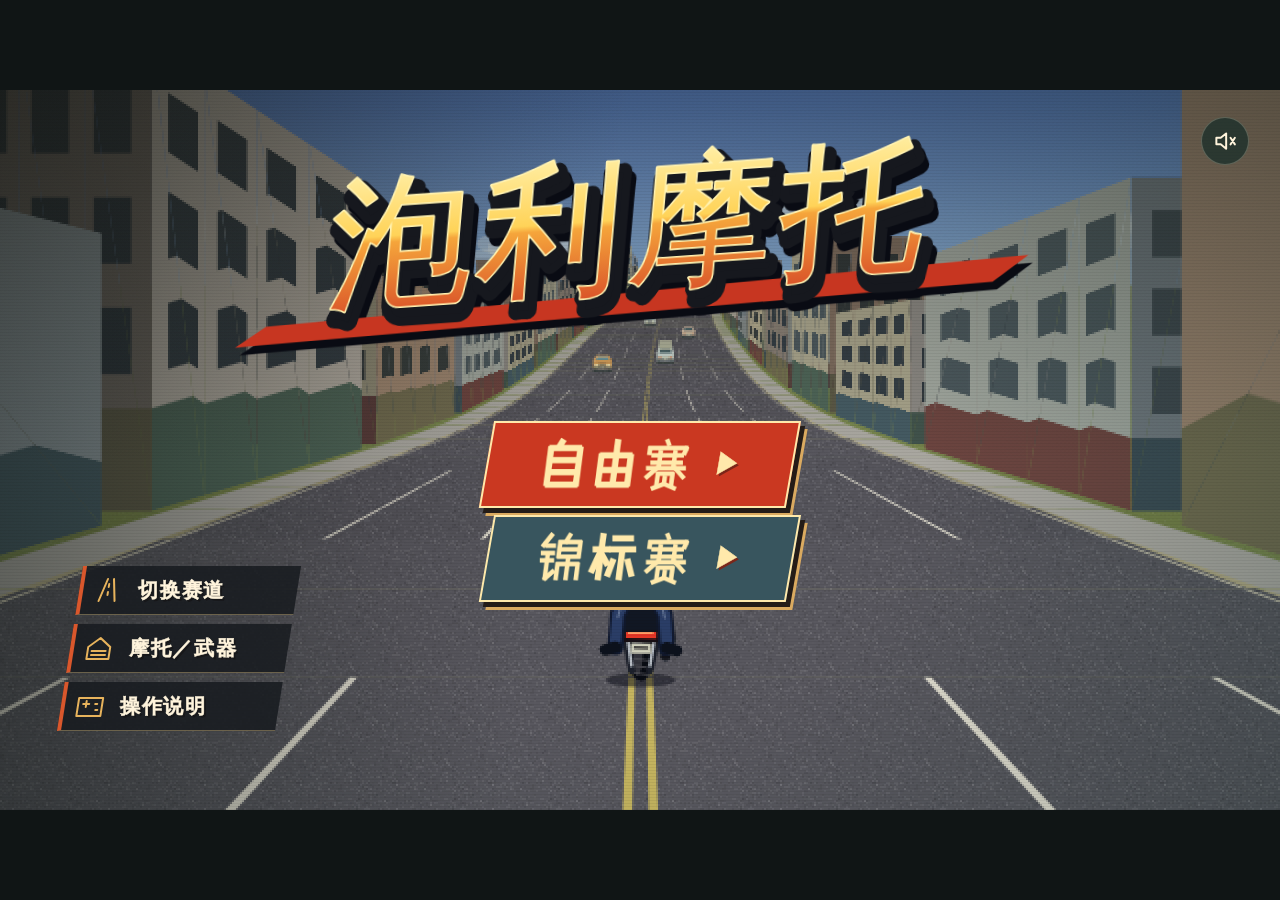
<file: games/paoli-moto/index.html>
<!doctype html>
<html lang="zh-CN">
<head>
  <meta charset="utf-8">
  <meta name="viewport" content="width=device-width, initial-scale=1, viewport-fit=cover">
  <meta name="theme-color" content="#111818">
  <title>泡利摩托</title>
  <link rel="icon" href="data:image/svg+xml,%3Csvg xmlns='http://www.w3.org/2000/svg' viewBox='0 0 32 32'%3E%3Crect width='32' height='32' rx='7' fill='%23ea573e'/%3E%3Cpath d='M19 4 8 18h8l-3 10 12-15h-9z' fill='%23fff4db'/%3E%3C/svg%3E">
  <link rel="stylesheet" href="style.css">
</head>
<body>
<main id="stage" aria-label="泡利摩托游戏">
  <canvas id="world" width="1280" height="720" aria-label="摩托竞速画面"></canvas>
  <div class="grain" aria-hidden="true"></div>
  <section id="home" class="screen">
    <h1 aria-label="泡利摩托"><svg viewBox="0 0 820 180" role="img" aria-hidden="true"><defs><linearGradient id="logoPaint" x2="0" y2="1"><stop stop-color="#fff1ac"/><stop offset=".46" stop-color="#ffd358"/><stop offset=".5" stop-color="#f5a53b"/><stop offset="1" stop-color="#d64a27"/></linearGradient></defs><path d="M72 147 770 130 739 152 45 164Z" fill="#c73621"/><text x="405" y="133" text-anchor="middle" class="logo-shadow">泡利摩托</text><text x="400" y="123" text-anchor="middle" class="logo-type">泡利摩托</text></svg></h1>
    <button id="start" class="start-button"><span>自由赛</span><svg viewBox="0 0 32 32" aria-hidden="true"><path d="m8 5 17 11L8 27Z"/></svg></button>
    <button id="tourStart" class="start-button tour-start"><span>锦标赛</span><svg viewBox="0 0 32 32" aria-hidden="true"><path d="m8 5 17 11L8 27Z"/></svg></button>
    <nav class="home-nav" aria-label="首页菜单">
      <button id="tracksButton"><svg viewBox="0 0 32 32" aria-hidden="true"><path d="m8 27 6-22m10 22L20 5M16 10v3m0 5v3"/></svg><span>切换赛道</span></button>
      <button id="garageButton"><svg viewBox="0 0 32 32" aria-hidden="true"><path d="m5 15 11-9 11 9v12H5Zm4 4h14m-14 4h14"/></svg><span>摩托／武器</span></button>
      <button id="helpButton"><svg viewBox="0 0 32 32" aria-hidden="true"><path d="M4 8h24v18H4Zm5 6h6m-3-3v6m9-3h2m-1 6h2"/></svg><span>操作说明</span></button>
    </nav>
  </section>
  <div id="hud" hidden>
    <div class="race-stats"><span class="flag-symbol" aria-hidden="true">⚑</span><strong id="rank">15<span>/15</span></strong><span class="stat-divider"></span><span id="distance">0.0 / 8.5</span><small>km</small></div>
    <div class="clock-stat" id="clock">0:00</div><div id="loadout" class="loadout-stat"></div>
    <div class="stamina-stat" aria-label="本次骑乘体力"><i id="stamina"></i></div>
    <div class="speed-stat" aria-label="速度表">
      <svg viewBox="0 0 180 180" aria-hidden="true">
        <defs><linearGradient id="metal" x2=".8" y2="1"><stop stop-color="#e3e6ea"/><stop offset=".35" stop-color="#454b57"/><stop offset=".7" stop-color="#a5aab1"/><stop offset="1" stop-color="#242833"/></linearGradient><radialGradient id="dial"><stop stop-color="#333b48"/><stop offset="1" stop-color="#10151d"/></radialGradient></defs>
        <circle cx="90" cy="90" r="86" fill="url(#metal)"/><circle cx="90" cy="90" r="80" fill="#070d16"/><circle cx="90" cy="90" r="75" fill="url(#dial)" stroke="#89919b"/>
        <g id="dialTicks" stroke="#e0e2dd" stroke-width="2"></g>
        <g fill="#e1e3df" font-family="monospace" font-size="12" text-anchor="middle"><text x="44" y="120">0</text><text x="55" y="49">60</text><text x="125" y="49">120</text><text x="138" y="120">180</text></g>
        <path id="speedNeedle" d="M87 104 89 27 93 104Z" fill="#f4543f" transform="rotate(-120 90 90)"/><circle cx="90" cy="90" r="8" fill="#c6c9cc" stroke="#222936" stroke-width="4"/>
        <text x="90" y="64" fill="#e0ddd2" font-size="10" text-anchor="middle">km/h</text>
      </svg>
      <strong id="speed">0</strong>
    </div>
    <div class="progress-track"><i id="progress"></i></div>
    <div id="pursuit" hidden aria-label="追捕中"><svg viewBox="0 0 40 40"><path d="M20 7 35 32H5Z"/><path d="M20 15v8m0 4v1"/></svg><div><i id="capture"></i></div></div>
  </div>
  <div class="top-buttons">
    <button id="audioButton" class="icon-button" aria-label="开启声音" aria-pressed="false"><svg viewBox="0 0 24 24"><path d="M4 9h4l5-4v14l-5-4H4zM17 9l4 6m0-6-4 6"/></svg></button>
    <button id="pauseButton" class="icon-button" aria-label="暂停" hidden><svg viewBox="0 0 24 24"><path d="M8 5v14M16 5v14"/></svg></button>
  </div>
  <div id="touchControls" hidden>
    <div id="directionPad" class="direction-pad" role="group" aria-label="方向控制，左右转向，下方减速">
      <svg viewBox="0 0 160 160" aria-hidden="true"><path class="pad-cross" d="M56 14h48v42h42v48h-42v42H56v-42H14V56h42Z"/><path class="pad-arrows" d="m68 32 12-10 12 10m-60 36-10 12 10 12m96-24 10 12-10 12m-60 36 12 10 12-10"/><circle class="pad-center" cx="80" cy="80" r="18"/></svg>
      <i id="padThumb"></i>
    </div>
    <div class="actions">
      <button class="drive-button brake-button" data-hold="brake" aria-label="刹车"><svg viewBox="0 0 48 48"><circle cx="24" cy="24" r="13"/><path d="M6 12v24m36-24v24M19 18v12m10-12v12"/></svg></button>
      <button class="drive-button punch-button" data-hold="hand" aria-label="手部攻击，按住连续"><svg viewBox="0 0 48 48"><path d="M12 30V19q0-4 4-3v-5q4-3 6 1 4-4 7 1 4-1 5 3v3q5 0 4 5l-5 12H18zM18 21v5m7-13v11m7-7v9"/></svg></button>
      <button class="drive-button kick-button" data-hold="foot" aria-label="脚部攻击，按住连续"><svg viewBox="0 0 48 48"><path d="m17 7 10 2-5 17 14 4q6 3 2 8H12l-4-6 8-10z"/></svg></button>
    </div>
  </div>
  <div id="countdown" aria-live="polite" hidden></div>
  <section id="pausePanel" class="overlay" hidden>
    <div class="small-panel"><span class="panel-mark" aria-hidden="true">Ⅱ</span><h2>暂停</h2><button id="resume" class="primary">继续比赛</button><button id="abandon" class="secondary">返回首页</button></div>
  </section>
  <section id="abandonPanel" class="overlay" hidden>
    <div class="small-panel"><h2>放弃本局？</h2><div class="button-row"><button id="cancelAbandon" class="primary">取消</button><button id="confirmAbandon" class="secondary">返回首页</button></div></div>
  </section>
  <section id="resultPanel" class="overlay" hidden>
    <div class="result-card"><div class="result-symbol" id="resultSymbol" aria-hidden="true">⚑</div><h2 id="resultTitle">冲线完成</h2><p class="result-complete">本局已完成</p><div class="result-numbers"><div><strong id="resultRank">1</strong><small id="resultRankLabel">名次</small></div><div><strong id="resultTime">4:30</strong><small>用时</small></div><div><strong id="resultDistance">8.5</strong><small>km</small></div></div><div id="tourResult" hidden></div><div class="result-actions"><button id="restart" class="primary">再玩一次 <span aria-hidden="true">↗</span></button><button id="backHome" class="secondary">返回首页</button></div></div>
  </section>
  <section id="modal" class="overlay" hidden role="dialog" aria-modal="true" aria-labelledby="modalTitle">
    <div class="menu-panel"><header><h2 id="modalTitle"></h2><button id="closeModal" class="icon-button" aria-label="关闭"><svg viewBox="0 0 24 24"><path d="m6 6 12 12M18 6 6 18"/></svg></button></header><div id="modalContent"></div></div>
  </section>
  <section id="errorPanel" class="overlay" hidden><div class="small-panel"><h2>画面暂时未能启动</h2><p id="errorMessage"></p><button id="retry" class="primary">重新加载</button></div></section>
</main>
<script src="config.js"></script>
<script src="game-core.js"></script>
<script src="road-view.js"></script>
<script src="app.js"></script>
</body>
</html>
</file>
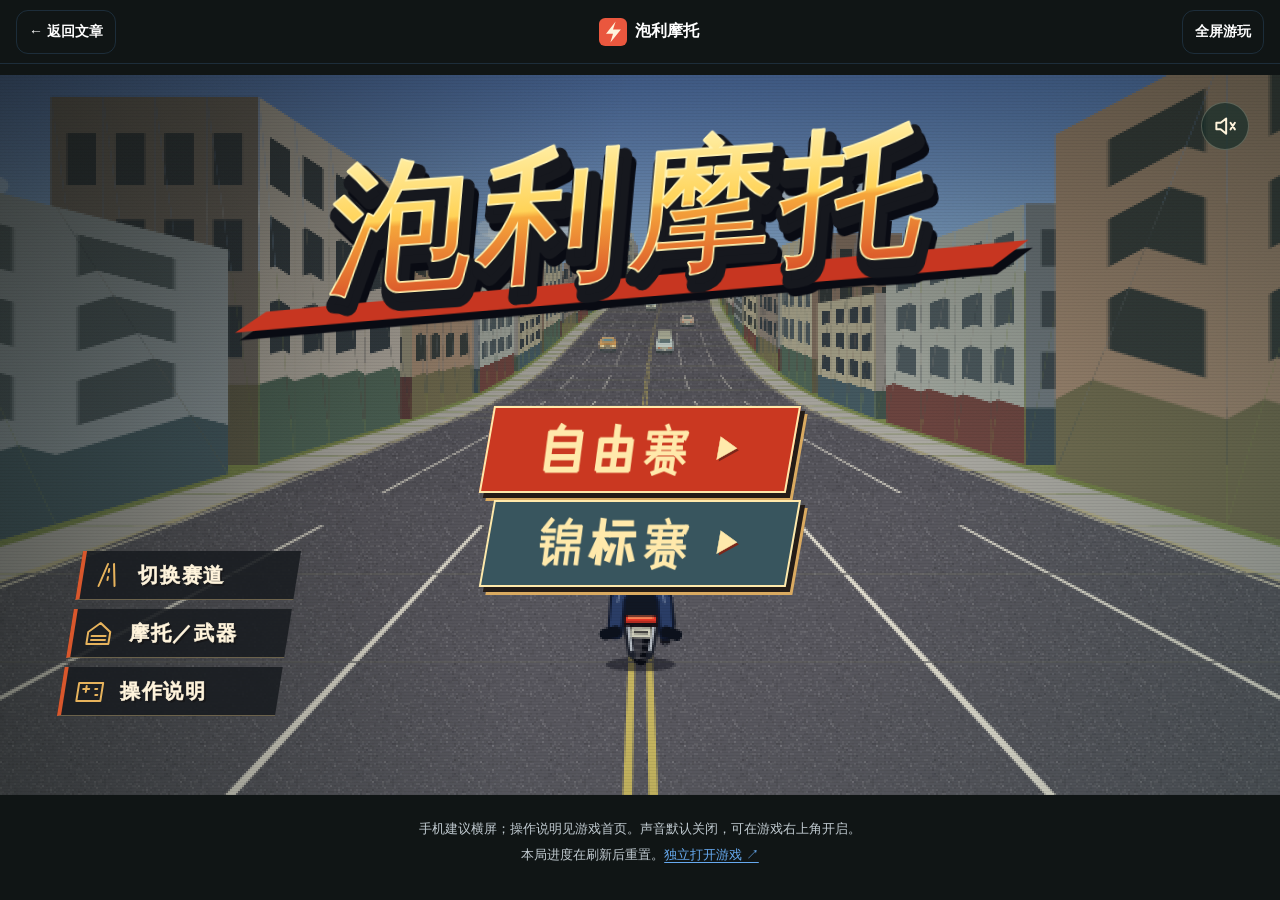
<file: play/paoli-moto/index.html>
<!doctype html>
<html lang="zh-CN">
  <head>
    <meta charset="UTF-8" />
    <meta name="viewport" content="width=device-width, initial-scale=1, viewport-fit=cover" />
    <meta name="theme-color" content="#101515" />
    <meta name="description" content="在浏览器体验海绵朋克制作的《泡利摩托》HTML 版，支持自由赛、锦标赛和手机触屏操作。" />
    <title>泡利摩托 · 在线体验｜Forverse</title>
    <link rel="icon" href="../../assets/images/paoli-moto-logo.svg" type="image/svg+xml" />
    <link rel="stylesheet" href="../../css/style.css" />
    <link rel="stylesheet" href="../../css/game.css" />
    <script src="../../js/game.js" defer></script>
  </head>
  <body class="game-page">
    <header class="game-toolbar">
      <a class="game-return" href="../../courses/ai-game-development/index.html#play-paoli-moto">← 返回文章</a>
      <h1><img src="../../assets/images/paoli-moto-logo.svg" width="28" height="28" alt="" />泡利摩托</h1>
      <button class="game-fullscreen" type="button" data-game-fullscreen hidden>全屏游玩</button>
    </header>
    <main>
      <iframe class="game-frame" src="../../games/paoli-moto/index.html" title="泡利摩托 HTML 版游戏" allow="autoplay; fullscreen; gamepad" allowfullscreen></iframe>
      <div class="game-notes">
        <p>手机建议横屏；操作说明见游戏首页。声音默认关闭，可在游戏右上角开启。</p>
        <p>本局进度在刷新后重置。<a href="../../games/paoli-moto/index.html">独立打开游戏 ↗</a></p>
        <p data-fullscreen-status role="status" hidden></p>
        <noscript><p>游戏需要启用 JavaScript 才能运行。</p></noscript>
      </div>
    </main>
  </body>
</html>
</file>
<file: css/style.css>
:root {
  --primary: #176bce;
  --primary-light: #66a9ef;
  --primary-dark: #0f4f9b;
  --primary-darker: #082d5a;
  --primary-soft: #dcebff;
  --on-primary: #ffffff;
  --background: #eaf4ff;
  --background-deep: #d7eaff;
  --foreground: #0b2848;
  --foreground-muted: #4b6783;
  --foreground-soft: #7590aa;
  --border: rgba(74, 132, 190, 0.22);
  --glass: rgba(255, 255, 255, 0.62);
  --glass-strong: rgba(255, 255, 255, 0.82);
  --info: #176bce;
  --success: #167c64;
  --warning: #9a6300;
  --error: #b43d51;
  --shadow-color: 212deg 45% 35%;
  --shadow-xs: 0 1px 2px hsl(var(--shadow-color) / 0.08);
  --shadow-sm: 0 8px 24px hsl(var(--shadow-color) / 0.1);
  --shadow-md: 0 18px 48px hsl(var(--shadow-color) / 0.14);
  --shadow-lg: 0 32px 80px hsl(var(--shadow-color) / 0.18);
  --radius-sm: 0.75rem;
  --radius-md: 1.15rem;
  --radius-lg: 1.75rem;
  --radius-xl: 2.25rem;
  --radius-pill: 999px;
  --container: 75rem;
  --header-height: 4.75rem;
  --font-sans: "Source Han Sans SC", "Noto Sans CJK SC", "Microsoft YaHei", "PingFang SC", "Hiragino Sans GB", Arial, sans-serif;
  --font-serif: "Source Han Serif SC", "Noto Serif CJK SC", "Songti SC", SimSun, serif;
  --dur-xs: 120ms;
  --dur-sm: 200ms;
  --dur-md: 320ms;
  --dur-lg: 520ms;
  --ease-standard: cubic-bezier(0.2, 0, 0, 1);
  --ease-decelerate: cubic-bezier(0, 0, 0, 1);
  --ease-accelerate: cubic-bezier(0.3, 0, 1, 1);
  --spring-gentle: cubic-bezier(0.22, 1.08, 0.36, 1);
  --spring-soft: cubic-bezier(0.22, 1.2, 0.36, 1);
  --z-base: 0;
  --z-content: 10;
  --z-header: 50;
  --z-overlay: 90;
  --z-dialog: 100;
}

*,
*::before,
*::after {
  box-sizing: border-box;
}

html {
  scroll-behavior: smooth;
  scroll-padding-top: calc(var(--header-height) + 1rem);
}

body {
  min-width: 0;
  margin: 0;
  overflow-x: clip;
  background:
    linear-gradient(180deg, rgba(255, 255, 255, 0.6), transparent 24rem),
    var(--background);
  color: var(--foreground);
  font-family: var(--font-sans);
  font-size: 1rem;
  line-height: 1.7;
  text-rendering: optimizeLegibility;
}

button,
a {
  -webkit-tap-highlight-color: transparent;
}

button {
  color: inherit;
  font: inherit;
}

a {
  color: inherit;
}

img {
  display: block;
  max-width: 100%;
}

h1,
h2,
h3,
p,
ul {
  margin-top: 0;
}

h1,
h2,
h3 {
  line-height: 1.14;
  text-wrap: balance;
}

p {
  text-wrap: pretty;
}

[hidden] {
  display: none !important;
}

:focus-visible {
  outline: 3px solid var(--primary-light);
  outline-offset: 3px;
}

.container {
  width: min(calc(100% - clamp(2rem, 7vw, 6rem)), var(--container));
  margin-inline: auto;
}

.skip-link {
  position: fixed;
  z-index: 1000;
  top: 0.5rem;
  left: 0.5rem;
  padding: 0.7rem 1rem;
  border-radius: var(--radius-sm);
  background: var(--primary-darker);
  color: #fff;
  transform: translateY(-160%);
}

.skip-link:focus {
  transform: translateY(0);
}

.ambient {
  position: fixed;
  z-index: -1;
  width: 30rem;
  height: 30rem;
  border-radius: 50%;
  filter: blur(12px);
  pointer-events: none;
}

.ambient-left {
  top: 5rem;
  left: -18rem;
  background: rgba(99, 169, 239, 0.34);
}

.ambient-right {
  top: 42rem;
  right: -18rem;
  background: rgba(23, 107, 206, 0.2);
}

.glass-surface {
  border: 1px solid rgba(255, 255, 255, 0.82);
  background: var(--glass);
  box-shadow: var(--shadow-md), inset 0 1px 0 rgba(255, 255, 255, 0.88);
  -webkit-backdrop-filter: blur(20px) saturate(1.25);
  backdrop-filter: blur(20px) saturate(1.25);
}

.site-header {
  position: fixed;
  z-index: 50;
  inset: 0 0 auto;
  height: var(--header-height);
  transition: background-color var(--dur-sm) var(--ease-standard);
}

.nav-shell {
  display: flex;
  height: 100%;
  align-items: center;
  justify-content: space-between;
  gap: 1rem;
}

.site-header.is-scrolled {
  border-bottom: 1px solid rgba(255, 255, 255, 0.68);
  background: rgba(239, 247, 255, 0.78);
  box-shadow: var(--shadow-xs);
  -webkit-backdrop-filter: blur(16px) saturate(1.2);
  backdrop-filter: blur(16px) saturate(1.2);
}

.brand {
  display: inline-flex;
  min-height: 44px;
  align-items: center;
  gap: 0.65rem;
  font-size: 1.08rem;
  font-weight: 760;
  letter-spacing: -0.025em;
  text-decoration: none;
}

.brand-mark {
  display: grid;
  width: 2rem;
  height: 2rem;
  place-items: center;
  border-radius: 0.7rem;
  background: linear-gradient(145deg, var(--primary-light), var(--primary-dark));
  color: white;
  box-shadow: var(--shadow-sm), inset 0 1px 0 rgba(255, 255, 255, 0.38);
}

.nav-list {
  display: flex;
  margin: 0;
  padding: 0;
  gap: 0.2rem;
  list-style: none;
}

.nav-list a {
  display: grid;
  min-width: 3.6rem;
  min-height: 44px;
  padding-inline: 0.75rem;
  place-items: center;
  border-radius: var(--radius-pill);
  color: var(--foreground-muted);
  font-size: 0.9rem;
  font-weight: 650;
  text-decoration: none;
  transition: color var(--dur-sm), background-color var(--dur-sm);
}

.nav-list a:hover,
.nav-list a.is-active {
  background: rgba(255, 255, 255, 0.72);
  color: var(--primary-dark);
}

.section-anchor {
  scroll-margin-top: calc(var(--header-height) + 1rem);
}

.intro {
  padding: calc(var(--header-height) + clamp(1.25rem, 3vw, 2.5rem)) 0 clamp(2.25rem, 4vw, 3rem);
}

.intro-shell {
  position: relative;
  display: grid;
  min-height: clamp(24rem, 42vw, 30rem);
  padding: clamp(1.6rem, 5vw, 4.5rem);
  grid-template-columns: minmax(0, 1.45fr) minmax(14rem, 0.55fr);
  align-items: center;
  gap: clamp(2rem, 5vw, 5rem);
  overflow: hidden;
  border-radius: var(--radius-xl);
  animation: surface-enter var(--dur-lg) var(--ease-decelerate) both;
}

.intro-shell::before {
  position: absolute;
  width: 22rem;
  height: 22rem;
  border-radius: 50%;
  background: radial-gradient(circle, rgba(102, 169, 239, 0.26), transparent 66%);
  content: "";
  inset: -8rem -8rem auto auto;
  pointer-events: none;
}

.intro-copy {
  position: relative;
  z-index: 1;
  max-width: 53rem;
}

.eyebrow,
.section-kicker,
.state-label,
.dialog-toolbar p {
  margin-bottom: 0.8rem;
  color: var(--primary-dark);
  font-size: 0.75rem;
  font-weight: 760;
  letter-spacing: 0.13em;
}

.intro h1 {
  max-width: 17ch;
  margin-bottom: 1.25rem;
  font-size: clamp(2.35rem, 4.8vw, 4.6rem);
  font-weight: 760;
  letter-spacing: -0.065em;
}

.intro-lead {
  max-width: 42rem;
  margin-bottom: 1.8rem;
  color: var(--foreground-muted);
  font-size: clamp(1.05rem, 1.8vw, 1.26rem);
}

.intro-actions {
  display: flex;
  flex-wrap: wrap;
  gap: 0.75rem;
}

.button {
  display: inline-flex;
  min-width: 44px;
  min-height: 46px;
  padding: 0.72rem 1.15rem;
  align-items: center;
  justify-content: center;
  gap: 0.4rem;
  border: 1px solid transparent;
  border-radius: var(--radius-pill);
  cursor: pointer;
  font-weight: 720;
  line-height: 1.3;
  text-align: center;
  text-decoration: none;
  transition:
    transform var(--dur-xs) var(--ease-standard),
    box-shadow var(--dur-sm) var(--ease-standard),
    background-color var(--dur-sm) var(--ease-standard);
}

.button-primary {
  background: linear-gradient(135deg, var(--primary-light), var(--primary) 52%, var(--primary-dark));
  color: var(--on-primary);
  box-shadow: var(--shadow-sm), inset 0 1px 0 rgba(255, 255, 255, 0.35);
}

.button-primary:hover {
  box-shadow: var(--shadow-md), inset 0 1px 0 rgba(255, 255, 255, 0.35);
  transform: translateY(-2px);
}

.button-quiet {
  border-color: rgba(255, 255, 255, 0.9);
  background: rgba(255, 255, 255, 0.54);
  box-shadow: var(--shadow-xs), inset 0 1px 0 #fff;
}

.button-quiet:hover {
  background: rgba(255, 255, 255, 0.82);
  transform: translateY(-1px);
}

.button:active,
.contact-card:active,
.text-link:active {
  transform: scale(0.975);
}

.intro-signal {
  position: relative;
  aspect-ratio: 1;
  width: min(100%, 18rem);
  justify-self: center;
}

.signal-ring {
  position: absolute;
  inset: 10%;
  border: 1px solid rgba(23, 107, 206, 0.28);
  border-radius: 50%;
  box-shadow:
    0 0 0 2.4rem rgba(102, 169, 239, 0.06),
    0 0 0 5rem rgba(102, 169, 239, 0.04);
}

.signal-line {
  position: absolute;
  top: 50%;
  left: 8%;
  width: 78%;
  height: 4px;
  border-radius: 2px;
  background: linear-gradient(90deg, transparent, var(--primary-light), var(--primary-dark));
  transform-origin: right;
  animation: signal-breathe 3s var(--ease-standard) infinite;
}

.signal-line::after {
  position: absolute;
  right: -0.1rem;
  bottom: -0.42rem;
  width: 0.85rem;
  height: 0.85rem;
  border-top: 4px solid var(--primary-dark);
  border-right: 4px solid var(--primary-dark);
  content: "";
  transform: rotate(45deg);
}

.signal-dot {
  position: absolute;
  top: calc(50% - 0.42rem);
  left: 21%;
  width: 0.85rem;
  height: 0.85rem;
  border: 3px solid white;
  border-radius: 50%;
  background: var(--primary);
  box-shadow: var(--shadow-sm);
}

.signal-word {
  position: absolute;
  right: 8%;
  bottom: 26%;
  color: var(--primary-dark);
  font-size: 0.7rem;
  font-weight: 800;
  letter-spacing: 0.18em;
}

.courses {
  min-height: 76svh;
  padding: clamp(4.5rem, 9vw, 8rem) 0;
  border-block: 1px solid rgba(91, 147, 202, 0.18);
  background:
    radial-gradient(circle at 80% 16%, rgba(102, 169, 239, 0.2), transparent 25rem),
    linear-gradient(155deg, rgba(218, 235, 255, 0.7), rgba(245, 250, 255, 0.42));
}

.section-heading {
  display: grid;
  margin-bottom: clamp(2rem, 5vw, 4rem);
  grid-template-columns: minmax(12rem, 0.8fr) minmax(18rem, 1fr);
  align-items: end;
  gap: 2rem;
}

.section-heading h2,
.contact-heading h2 {
  margin-bottom: 0;
  font-size: clamp(2.5rem, 5vw, 4.75rem);
  letter-spacing: -0.06em;
}

.section-heading > p,
.contact-heading > p {
  max-width: 37rem;
  margin-bottom: 0.25rem;
  color: var(--foreground-muted);
  font-size: clamp(1rem, 1.5vw, 1.14rem);
}

.course-state {
  display: grid;
  min-height: 19rem;
  padding: clamp(1.5rem, 4vw, 3rem);
  grid-template-columns: 6rem minmax(0, 1fr) auto;
  align-items: center;
  gap: clamp(1.2rem, 4vw, 3rem);
  border-radius: var(--radius-xl);
}

.state-orbit {
  position: relative;
  display: grid;
  width: 5.6rem;
  height: 5.6rem;
  place-items: center;
  border: 1px solid rgba(23, 107, 206, 0.25);
  border-radius: 50%;
}

.state-orbit::before,
.state-orbit::after {
  position: absolute;
  border: 1px solid rgba(23, 107, 206, 0.14);
  border-radius: 50%;
  content: "";
}

.state-orbit::before {
  inset: 0.6rem;
}

.state-orbit::after {
  inset: 1.2rem;
}

.state-orbit span {
  width: 0.8rem;
  height: 0.8rem;
  border: 3px solid white;
  border-radius: 50%;
  background: var(--primary);
  box-shadow: var(--shadow-sm);
  animation: orbit-pulse 2.2s var(--ease-standard) infinite;
}

.state-copy {
  max-width: 42rem;
}

.state-copy h3 {
  margin-bottom: 0.8rem;
  font-size: clamp(1.55rem, 3vw, 2.45rem);
  letter-spacing: -0.04em;
}

.state-copy > p:last-child {
  margin-bottom: 0;
  color: var(--foreground-muted);
}

.text-link {
  display: inline-flex;
  min-height: 44px;
  padding: 0.5rem;
  align-items: center;
  color: var(--primary-dark);
  font-weight: 760;
  text-underline-offset: 0.3rem;
  transition: transform var(--dur-xs), color var(--dur-sm);
}

.text-link:hover {
  color: var(--primary);
}

.course-preview {
  display: flex;
  margin-top: 1.4rem;
  padding: 0.8rem 1rem;
  align-items: center;
  justify-content: space-between;
  gap: 1rem;
  color: var(--foreground-muted);
  font-size: 0.83rem;
}

.course-grid {
  display: grid;
  grid-template-columns: repeat(2, minmax(0, 1fr));
  grid-auto-rows: 1fr;
  gap: 1rem;
}

.course-card {
  height: 100%;
  min-width: 0;
  animation: surface-enter var(--dur-lg) var(--ease-decelerate) both;
  animation-delay: calc(var(--i, 0) * 45ms);
}

.course-card > a {
  display: flex;
  height: 100%;
  min-height: 22rem;
  flex-direction: column;
  overflow: hidden;
  border: 1px solid rgba(255, 255, 255, 0.84);
  border-radius: var(--radius-xl);
  background:
    linear-gradient(145deg, rgba(255, 255, 255, 0.76), rgba(229, 241, 255, 0.5)),
    var(--glass);
  box-shadow: var(--shadow-sm), inset 0 1px 0 rgba(255, 255, 255, 0.92);
  text-decoration: none;
  transition:
    transform var(--dur-sm) var(--ease-standard),
    box-shadow var(--dur-sm) var(--ease-standard),
    border-color var(--dur-sm) var(--ease-standard);
  -webkit-backdrop-filter: blur(14px) saturate(1.2);
  backdrop-filter: blur(14px) saturate(1.2);
}

.course-card-cover {
  display: block;
  width: 100%;
  aspect-ratio: 1915 / 821;
  object-fit: cover;
  border-bottom: 1px solid rgba(102, 169, 239, 0.2);
}

.course-card-body {
  display: flex;
  min-height: 0;
  padding: clamp(1.15rem, 2.6vw, 1.75rem);
  flex: 1;
  flex-direction: column;
}

.course-card > a:hover {
  border-color: rgba(102, 169, 239, 0.52);
  box-shadow: var(--shadow-md), inset 0 1px 0 white;
  transform: translateY(-2px);
}

.course-card > a:active {
  transform: scale(0.985);
}

.course-card-extra > a {
  background:
    linear-gradient(145deg, rgba(233, 245, 255, 0.88), rgba(206, 230, 255, 0.6)),
    var(--glass);
}

.course-card-top {
  display: flex;
  margin-bottom: clamp(1.25rem, 3vw, 2rem);
  align-items: center;
  justify-content: space-between;
  gap: 0.75rem;
}

.course-number {
  color: var(--primary);
  font-size: 0.85rem;
  font-weight: 800;
  letter-spacing: 0.12em;
}

.course-status {
  padding: 0.32rem 0.7rem;
  border: 1px solid rgba(23, 107, 206, 0.16);
  border-radius: var(--radius-pill);
  background: rgba(220, 235, 255, 0.66);
  color: var(--primary-dark);
  font-size: 0.72rem;
  font-weight: 720;
}

.course-status-draft {
  border-color: rgba(154, 99, 0, 0.2);
  background: rgba(255, 240, 204, 0.72);
  color: #79500b;
}

.course-card h3 {
  max-width: 22ch;
  margin-bottom: 1rem;
  font-size: clamp(1.55rem, 3vw, 2.35rem);
  letter-spacing: -0.045em;
}

.course-card p {
  max-width: 42rem;
  margin-bottom: 2rem;
  color: var(--foreground-muted);
}

.course-action {
  display: flex;
  margin-top: auto;
  align-items: center;
  justify-content: space-between;
  color: var(--primary-dark);
  font-weight: 760;
}

.course-source {
  display: flex;
  margin-top: 1.25rem;
  padding-inline: 0.5rem;
  align-items: center;
  justify-content: space-between;
  gap: 1rem;
}

.course-source p {
  margin: 0;
  color: var(--foreground-muted);
  font-size: 0.88rem;
}

.course-page {
  background:
    radial-gradient(circle at 12% 12%, rgba(102, 169, 239, 0.24), transparent 30rem),
    var(--background);
}

.course-page .site-header {
  position: sticky;
}

.course-header {
  padding: clamp(2.75rem, 7vw, 6rem) 0 clamp(2.5rem, 6vw, 5rem);
}

.course-back {
  display: inline-flex;
  min-height: 44px;
  margin-bottom: 2rem;
  align-items: center;
  color: var(--primary-dark);
  font-weight: 720;
  text-decoration: none;
}

.course-hero {
  padding: clamp(1.5rem, 5vw, 4rem);
  border-radius: var(--radius-xl);
}

.course-meta {
  display: flex;
  margin-bottom: 1.25rem;
  flex-wrap: wrap;
  gap: 0.55rem;
}

.course-meta span {
  padding: 0.35rem 0.7rem;
  border-radius: var(--radius-pill);
  background: rgba(220, 235, 255, 0.72);
  color: var(--primary-dark);
  font-size: 0.75rem;
  font-weight: 720;
}

.course-hero h1 {
  max-width: 19ch;
  margin-bottom: 1.25rem;
  font-size: clamp(2.35rem, 6vw, 5.2rem);
  letter-spacing: -0.065em;
}

.course-hero > p {
  max-width: 45rem;
  margin-bottom: 0;
  color: var(--foreground-muted);
  font-family: var(--font-serif);
  font-size: clamp(1.05rem, 1.8vw, 1.22rem);
  line-height: 1.8;
}

.course-layout {
  display: grid;
  padding-bottom: clamp(4rem, 8vw, 8rem);
  grid-template-columns: minmax(13rem, 17rem) minmax(0, 46rem);
  justify-content: center;
  gap: clamp(2rem, 6vw, 5rem);
}

.course-toc {
  position: sticky;
  top: calc(var(--header-height) + 1.5rem);
  align-self: start;
  max-height: calc(100svh - var(--header-height) - 3rem);
  padding: 1.15rem;
  overflow-y: auto;
  border-radius: var(--radius-lg);
}

.toc-label {
  margin-bottom: 0.8rem;
  color: var(--primary-dark);
  font-size: 0.72rem;
  font-weight: 800;
  letter-spacing: 0.12em;
}

.course-toc ol,
.mobile-toc ol {
  margin: 0;
  padding: 0;
  list-style: none;
}

.course-toc a,
.mobile-toc a {
  display: block;
  padding: 0.48rem 0.55rem;
  border-radius: 0.65rem;
  color: var(--foreground-muted);
  font-size: 0.83rem;
  line-height: 1.45;
  text-decoration: none;
}

.course-toc a:hover,
.course-toc a.is-active,
.mobile-toc a:hover {
  background: rgba(220, 235, 255, 0.78);
  color: var(--primary-dark);
}

.course-toc .toc-level-h3 a,
.mobile-toc .toc-level-h3 a {
  padding-left: 1.35rem;
  font-size: 0.78rem;
}

.course-article {
  min-width: 0;
}

.mobile-toc {
  display: none;
  margin-bottom: 1.5rem;
  border-radius: var(--radius-lg);
}

.mobile-toc summary {
  min-height: 44px;
  padding: 0.9rem 1rem;
  cursor: pointer;
  color: var(--primary-dark);
  font-weight: 760;
}

.mobile-toc ol {
  max-height: 55svh;
  padding: 0 0.75rem 0.9rem;
  overflow-y: auto;
}

.sync-note {
  margin-bottom: 2rem;
  padding: 1.25rem;
  border: 1px solid rgba(102, 169, 239, 0.3);
  border-radius: var(--radius-lg);
  background: rgba(255, 255, 255, 0.62);
  box-shadow: var(--shadow-sm), inset 0 1px 0 white;
}

.sync-note strong {
  display: block;
  margin-bottom: 0.3rem;
  color: var(--primary-dark);
}

.sync-note p {
  margin-bottom: 0.8rem;
  color: var(--foreground-muted);
}

.sync-note a {
  color: var(--primary-dark);
  font-weight: 760;
}

.course-section {
  margin-bottom: 1.1rem;
  padding: clamp(1.25rem, 3.5vw, 2.25rem);
  scroll-margin-top: calc(var(--header-height) + 1.5rem);
  border: 1px solid rgba(255, 255, 255, 0.8);
  border-radius: var(--radius-lg);
  background: rgba(255, 255, 255, 0.56);
  box-shadow: var(--shadow-sm), inset 0 1px 0 rgba(255, 255, 255, 0.9);
  -webkit-backdrop-filter: blur(12px) saturate(1.16);
  backdrop-filter: blur(12px) saturate(1.16);
}

.course-section h2 {
  margin-bottom: 1rem;
  font-size: clamp(1.55rem, 3vw, 2.2rem);
  letter-spacing: -0.035em;
}

.course-section [data-toc-heading] {
  scroll-margin-top: calc(var(--header-height) + 1.5rem);
}

.course-section p,
.course-section li {
  color: #294966;
  font-family: var(--font-serif);
  font-size: 1.04rem;
  line-height: 1.85;
}

.course-section p:last-child,
.course-section ul:last-child,
.course-section ol:last-child,
.course-section blockquote:last-child,
.course-section pre:last-child {
  margin-bottom: 0;
}

.course-section h3 {
  margin: 2rem 0 0.85rem;
  color: var(--primary-dark);
  font-size: clamp(1.22rem, 2.4vw, 1.55rem);
  letter-spacing: -0.02em;
}

.course-section h4 {
  margin: 1.6rem 0 0.7rem;
  color: var(--primary-dark);
  font-size: 1.08rem;
  letter-spacing: -0.01em;
}

.course-section a:not(.button) {
  color: var(--primary-dark);
  font-weight: 700;
  text-underline-offset: 0.18em;
}

.course-callout {
  display: grid;
  margin: 1.4rem 0;
  padding: 1rem 1.1rem;
  grid-template-columns: auto minmax(0, 1fr);
  gap: 0.75rem;
  border: 1px solid rgba(102, 169, 239, 0.3);
  border-radius: var(--radius-md);
  background: rgba(234, 244, 255, 0.72);
}

.course-callout > span {
  font-size: 1.25rem;
  line-height: 1.55;
}

.course-callout > div > :last-child {
  margin-bottom: 0;
}

.course-section blockquote {
  margin: 1.4rem 0;
  padding: 0.85rem 1.1rem;
  border-left: 3px solid var(--primary-light);
  background: rgba(234, 244, 255, 0.5);
}

.course-section blockquote p {
  margin: 0;
  color: var(--primary-dark);
  font-weight: 700;
}

.course-section pre {
  max-width: 100%;
  margin: 1.4rem 0;
  padding: 1rem;
  overflow-x: auto;
  border: 1px solid rgba(102, 169, 239, 0.28);
  border-radius: var(--radius-md);
  background: #0d2b4b;
  color: #f4f9ff;
  font-size: 0.9rem;
  line-height: 1.65;
}

.course-section :not(pre) > code {
  padding: 0.12em 0.35em;
  border-radius: 0.35rem;
  background: rgba(23, 107, 206, 0.1);
  color: var(--primary-dark);
  font-size: 0.9em;
}

.course-figure {
  margin: 1.6rem 0;
}

.course-figure img {
  display: block;
  width: 100%;
  height: auto;
  border-radius: var(--radius-md);
  box-shadow: var(--shadow-sm);
}

.course-figure figcaption {
  margin-top: 0.65rem;
  color: var(--foreground-muted);
  font-size: 0.82rem;
  text-align: center;
}

.course-actions {
  display: flex;
  margin: 1rem 0 1.4rem;
  flex-wrap: wrap;
  gap: 0.65rem;
}

.game-launch {
  display: flex;
  min-height: 96px;
  margin-block: 1.5rem;
  padding: 1rem;
  align-items: center;
  gap: 1rem;
  border: 1px solid var(--border);
  border-radius: var(--radius-md);
  background: var(--glass-strong);
  box-shadow: var(--shadow-sm);
  font-family: var(--font-sans);
  text-decoration: none;
  scroll-margin-top: calc(var(--header-height) + 1.5rem);
  transition: background var(--dur-sm) var(--ease-standard), box-shadow var(--dur-sm) var(--ease-standard);
}

.game-launch:hover {
  background: var(--primary-soft);
  box-shadow: var(--shadow-md);
}

.game-launch > img {
  width: 64px;
  height: 64px;
  flex-shrink: 0;
  border-radius: var(--radius-sm);
}

.game-launch > span {
  min-width: 0;
  flex: 1;
}

.game-launch strong,
.game-launch small {
  display: block;
}

.game-launch strong {
  font-size: 1.2rem;
}

.game-launch small {
  margin-top: 0.25rem;
  color: var(--foreground-muted);
  font-size: 0.8rem;
  font-weight: 500;
}

.game-launch > svg {
  width: 24px;
  height: 24px;
  flex-shrink: 0;
  fill: var(--primary);
}

.course-checklist {
  padding-left: 0;
  list-style: none;
}

.course-checklist li {
  display: grid;
  grid-template-columns: auto minmax(0, 1fr);
  gap: 0.65rem;
}

.course-checklist input {
  width: 1rem;
  height: 1rem;
  margin-top: 0.48rem;
  accent-color: var(--primary);
}

.course-check-item {
  display: grid;
  margin: 0.65rem 0;
  grid-template-columns: auto minmax(0, 1fr);
  align-items: start;
  gap: 0.65rem;
  color: #294966;
  font-family: var(--font-serif);
  font-size: 1.04rem;
  line-height: 1.75;
}

.course-check-item input {
  width: 1rem;
  height: 1rem;
  margin-top: 0.45rem;
  accent-color: var(--primary);
}

.course-table-wrap {
  max-width: 100%;
  margin: 1.4rem 0;
  overflow-x: auto;
  border: 1px solid rgba(102, 169, 239, 0.28);
  border-radius: var(--radius-md);
}

.course-table-wrap table {
  width: 100%;
  min-width: 38rem;
  border-collapse: collapse;
  background: rgba(255, 255, 255, 0.55);
}

.course-table-wrap th,
.course-table-wrap td {
  padding: 0.8rem 0.9rem;
  border-right: 1px solid rgba(102, 169, 239, 0.2);
  border-bottom: 1px solid rgba(102, 169, 239, 0.2);
  vertical-align: top;
  text-align: left;
}

.course-table-wrap th:last-child,
.course-table-wrap td:last-child {
  border-right: 0;
}

.course-table-wrap tr:last-child td {
  border-bottom: 0;
}

.course-table-wrap th {
  background: rgba(220, 235, 255, 0.7);
  color: var(--primary-dark);
  font-family: var(--font-sans);
  font-size: 0.88rem;
}

.course-table-wrap p {
  margin: 0;
  font-size: 0.92rem;
  line-height: 1.65;
}

.lesson-syllabus {
  display: grid;
  margin: 0;
  padding: 0;
  gap: 0.6rem;
  list-style: none;
}

.lesson-syllabus li {
  padding: 0.72rem 0.85rem;
  border-left: 2px solid var(--primary-light);
  background: rgba(234, 244, 255, 0.62);
}

.course-navigation {
  display: grid;
  margin-top: 2rem;
  grid-template-columns: repeat(2, minmax(0, 1fr));
  gap: 0.8rem;
}

.course-navigation a {
  display: flex;
  min-height: 6rem;
  padding: 1rem;
  flex-direction: column;
  justify-content: center;
  border: 1px solid rgba(255, 255, 255, 0.8);
  border-radius: var(--radius-lg);
  background: rgba(255, 255, 255, 0.52);
  text-decoration: none;
}

.course-navigation small {
  color: var(--foreground-muted);
}

.course-navigation strong {
  color: var(--primary-dark);
}

.course-preview p {
  margin: 0;
}

.preview-steps {
  display: flex;
  align-items: center;
  gap: 0.65rem;
}

.preview-steps span {
  white-space: nowrap;
}

.preview-steps b {
  margin-right: 0.2rem;
  color: var(--primary-dark);
  font-size: 0.68rem;
}

.contact {
  padding: clamp(3.5rem, 7vw, 5.5rem) 0;
}

.contact-heading {
  display: flex;
  margin-bottom: 1.8rem;
  align-items: end;
  justify-content: space-between;
  gap: 2rem;
}

.contact-heading h2 {
  font-size: clamp(2rem, 4vw, 3.5rem);
}

.contact-grid {
  display: grid;
  grid-template-columns: repeat(4, minmax(0, 1fr));
  gap: 0.75rem;
}

.contact-card {
  position: relative;
  display: flex;
  min-width: 0;
  min-height: 13rem;
  padding: 1.35rem;
  flex-direction: column;
  align-items: stretch;
  border: 1px solid var(--glass-strong);
  border-radius: var(--radius-lg);
  background: var(--glass);
  box-shadow: var(--shadow-xs), inset 0 1px 0 var(--on-primary);
  cursor: pointer;
  font: inherit;
  text-align: left;
  text-decoration: none;
  animation: surface-enter var(--dur-lg) var(--ease-decelerate) both;
  animation-delay: calc(var(--i, 0) * 45ms);
  transition:
    transform var(--dur-sm) var(--ease-standard),
    background-color var(--dur-sm) var(--ease-standard),
    border-color var(--dur-sm) var(--ease-standard),
    box-shadow var(--dur-sm) var(--ease-standard);
  -webkit-backdrop-filter: blur(12px) saturate(1.18);
  backdrop-filter: blur(12px) saturate(1.18);
}

.contact-card:nth-child(1) {
  --i: 1;
}

.contact-card:nth-child(2) {
  --i: 2;
}

.contact-card:nth-child(3) {
  --i: 3;
}

.contact-card:nth-child(4) {
  --i: 4;
}

.contact-card:nth-child(5) {
  --i: 5;
}

.contact-card:nth-child(6) {
  --i: 6;
}

.contact-card:nth-child(7) {
  --i: 7;
}

.contact-card:hover,
.contact-card:focus-visible {
  border-color: var(--primary-light);
  background-color: var(--glass-strong);
  box-shadow: var(--shadow-sm);
  transform: translateY(-2px);
}

.contact-card-top {
  display: flex;
  margin-bottom: 1rem;
  align-items: center;
  flex-wrap: wrap;
  justify-content: space-between;
  gap: 0.75rem;
}

.contact-icon {
  display: grid;
  width: 2.75rem;
  height: 2.75rem;
  flex: 0 0 auto;
  place-items: center;
  border: 1px solid var(--border);
  border-radius: var(--radius-sm);
  background: var(--on-primary);
}

.contact-icon img {
  width: 1.65rem;
  height: 1.65rem;
  object-fit: contain;
}

.contact-icon-miyoushe img {
  object-fit: cover;
  object-position: left;
}

.contact-index {
  color: var(--foreground-muted);
  font-size: 0.72rem;
  font-variant-numeric: tabular-nums;
  letter-spacing: 0.08em;
}

.contact-name {
  font-size: 1.2rem;
  font-weight: 760;
  line-height: 1.4;
  overflow-wrap: anywhere;
}

.contact-note {
  margin-top: 0.35rem;
  color: var(--foreground-muted);
  font-size: 0.82rem;
  overflow-wrap: anywhere;
}

.contact-note-uid {
  font-variant-numeric: tabular-nums;
}

.contact-action {
  display: flex;
  margin-top: auto;
  padding-top: 1.1rem;
  align-items: center;
  justify-content: space-between;
  gap: 0.5rem;
  color: var(--primary-dark);
  font-size: 0.75rem;
  font-weight: 600;
}

.contact-arrow {
  font-size: 1.25rem;
  line-height: 1;
}

.contact-qr-mark {
  width: 1rem;
  height: 1rem;
  flex: 0 0 auto;
  background:
    linear-gradient(currentColor, currentColor) top left / 6px 6px,
    linear-gradient(currentColor, currentColor) top right / 6px 6px,
    linear-gradient(currentColor, currentColor) bottom left / 6px 6px,
    linear-gradient(currentColor, currentColor) bottom right / 3px 6px;
  background-repeat: no-repeat;
}

.contact-card-featured {
  isolation: isolate;
  overflow: hidden;
  padding: 1.6rem;
  grid-row: span 2;
  border-color: var(--primary-dark);
  background:
    radial-gradient(circle at 100% 100%, transparent 0 8rem, rgba(255, 255, 255, 0.06) 8rem 11rem, rgba(255, 255, 255, 0.03) 11rem 14rem, transparent 14rem),
    linear-gradient(155deg, var(--primary-dark), var(--primary-darker));
  color: var(--on-primary);
}

.contact-card-featured .contact-card-top {
  margin-bottom: 2.5rem;
}

.contact-card-featured .contact-icon {
  border-color: rgba(255, 255, 255, 0.25);
  background: rgba(255, 255, 255, 0.12);
}

.contact-card-featured .contact-icon img {
  filter: invert(1);
}

.contact-card-featured .contact-index,
.contact-feature-label,
.contact-feature-description {
  color: var(--primary-soft);
}

.contact-feature-copy {
  display: flex;
  flex-direction: column;
}

.contact-feature-label {
  margin-bottom: 0.6rem;
  font-size: 0.82rem;
}

.contact-feature-name {
  font-size: clamp(1.75rem, 2.6vw, 2.4rem);
  font-weight: 760;
  line-height: 1.2;
  letter-spacing: -0.04em;
}

.contact-feature-description {
  margin-top: 1.1rem;
  font-size: 0.88rem;
  line-height: 1.9;
}

.contact-card-featured .contact-action {
  padding-top: 2rem;
  color: var(--on-primary);
}

.noscript-links {
  display: flex;
  margin-top: 1rem;
  flex-wrap: wrap;
  gap: 1rem;
  font-size: 0.9rem;
}

.site-footer {
  padding: 1.6rem 0;
  border-top: 1px solid rgba(91, 147, 202, 0.18);
  color: var(--foreground-muted);
  font-size: 0.83rem;
}

.footer-layout {
  display: flex;
  align-items: center;
  justify-content: space-between;
  gap: 1rem;
}

.footer-layout p {
  margin: 0;
}

.footer-layout strong {
  color: var(--foreground);
}

.dialog-layer {
  position: fixed;
  z-index: 100;
  inset: 0;
  display: grid;
  padding: clamp(0.75rem, 3vw, 2rem);
  place-items: center;
  pointer-events: none;
}

.dialog-backdrop {
  position: absolute;
  inset: 0;
  width: 100%;
  height: 100%;
  padding: 0;
  border: 0;
  background: rgba(9, 36, 67, 0.26);
  cursor: default;
  opacity: 0;
  pointer-events: auto;
  transition: opacity var(--dur-md) var(--ease-standard);
  -webkit-backdrop-filter: blur(10px) saturate(0.82);
  backdrop-filter: blur(10px) saturate(0.82);
}

.dialog-panel {
  position: relative;
  display: flex;
  width: min(100%, 47rem);
  max-height: min(82svh, 50rem);
  flex-direction: column;
  overflow: hidden;
  border-radius: clamp(1.35rem, 4vw, 2.25rem);
  opacity: 0;
  pointer-events: auto;
  transform: translateY(1.25rem) scale(0.985);
  transition:
    opacity var(--dur-md) var(--ease-decelerate),
    transform var(--dur-md) var(--spring-soft);
}

.dialog-layer.is-open .dialog-backdrop,
.dialog-layer.is-open .dialog-panel {
  opacity: 1;
}

.dialog-layer.is-open .dialog-panel {
  transform: translateY(0) scale(1);
}

.dialog-toolbar {
  display: flex;
  padding: 1rem 1rem 0.8rem 1.35rem;
  align-items: center;
  justify-content: space-between;
  border-bottom: 1px solid var(--border);
}

.dialog-toolbar p {
  margin: 0;
}

.icon-button {
  display: grid;
  width: 44px;
  height: 44px;
  padding: 0;
  place-items: center;
  border: 1px solid rgba(255, 255, 255, 0.85);
  border-radius: 50%;
  background: rgba(255, 255, 255, 0.58);
  cursor: pointer;
  font-size: 1.55rem;
  line-height: 1;
}

.dialog-scroll {
  padding: clamp(1.3rem, 4vw, 3rem);
  overflow-y: auto;
  overscroll-behavior: contain;
  scrollbar-gutter: stable;
}

.dialog-kicker {
  margin-bottom: 0.8rem;
  color: var(--primary-dark);
  font-weight: 760;
}

.dialog-scroll h2,
.qr-content h2 {
  margin-bottom: 1.4rem;
  font-size: clamp(2rem, 5vw, 3.5rem);
  letter-spacing: -0.055em;
}

.dialog-scroll > p:not(.dialog-kicker) {
  color: var(--foreground-muted);
  font-family: var(--font-serif);
  font-size: 1.06rem;
  line-height: 1.9;
}

.dialog-principle {
  display: grid;
  margin: 1.6rem 0;
  padding: 1.2rem;
  border-left: 3px solid var(--primary);
  border-radius: 0 var(--radius-md) var(--radius-md) 0;
  background: rgba(220, 235, 255, 0.62);
  gap: 0.35rem;
}

.dialog-principle span {
  color: var(--primary-dark);
  font-size: 0.72rem;
  font-weight: 760;
  letter-spacing: 0.08em;
}

.dialog-panel-qr {
  width: min(100%, 29rem);
}

.qr-content {
  display: grid;
  min-height: 0;
  padding: clamp(1.25rem, 4vw, 2.5rem);
  overflow-y: auto;
  overscroll-behavior: contain;
  justify-items: center;
  text-align: center;
}

.qr-content h2 {
  margin-bottom: 1rem;
  font-size: clamp(1.7rem, 5vw, 2.5rem);
}

.qr-content img {
  width: min(100%, 19rem);
  max-height: 48svh;
  margin-bottom: 1rem;
  border: 0.65rem solid white;
  border-radius: var(--radius-md);
  background: white;
  box-shadow: var(--shadow-sm);
  object-fit: contain;
}

.qr-content > p:last-child {
  margin-bottom: 0;
  color: var(--foreground-muted);
}

.dialog-panel-qr .dialog-toolbar {
  flex-shrink: 0;
}

.qr-original {
  display: inline-flex;
  min-height: 44px;
  margin-bottom: 1rem;
  padding: 0.5rem;
  align-items: center;
  color: var(--primary-dark);
  font-weight: 700;
  text-underline-offset: 0.2em;
}

.not-found-page {
  min-height: 100svh;
}

.not-found-main {
  display: grid;
  min-height: 100svh;
  padding-top: var(--header-height);
}

.not-found-layout {
  display: grid;
  padding-block: 4rem;
  grid-template-columns: minmax(13rem, 0.7fr) minmax(18rem, 1fr);
  align-items: center;
  gap: clamp(2rem, 8vw, 7rem);
}

.error-code {
  color: var(--primary-soft);
  font-size: clamp(8rem, 23vw, 18rem);
  font-weight: 800;
  letter-spacing: -0.1em;
  line-height: 0.8;
  text-shadow: var(--shadow-lg);
}

.not-found-copy h1 {
  margin-bottom: 1rem;
  font-size: clamp(2.3rem, 5vw, 4.6rem);
  letter-spacing: -0.06em;
}

.not-found-copy > p:not(.eyebrow) {
  max-width: 38rem;
  margin-bottom: 1.7rem;
  color: var(--foreground-muted);
}

@keyframes surface-enter {
  from {
    opacity: 0;
    transform: translateY(0.8rem);
  }
  to {
    opacity: 1;
    transform: translateY(0);
  }
}

@keyframes signal-breathe {
  0%,
  100% {
    opacity: 0.65;
    transform: scaleX(0.92);
  }
  50% {
    opacity: 1;
    transform: scaleX(1);
  }
}

@keyframes orbit-pulse {
  0%,
  100% {
    box-shadow: 0 0 0 0 rgba(23, 107, 206, 0.2), var(--shadow-sm);
  }
  50% {
    box-shadow: 0 0 0 0.75rem rgba(23, 107, 206, 0), var(--shadow-sm);
  }
}

@supports not ((backdrop-filter: blur(1px)) or (-webkit-backdrop-filter: blur(1px))) {
  .glass-surface,
  .contact-card,
  .site-header.is-scrolled {
    background: #f7fbff;
  }

  .dialog-backdrop {
    background: rgba(9, 36, 67, 0.58);
  }

  .contact-card-featured {
    background: var(--primary-darker);
  }
}

@media (max-width: 64rem) {
  .intro-shell {
    grid-template-columns: minmax(0, 1fr) 12rem;
  }

  .course-state {
    grid-template-columns: 5rem minmax(0, 1fr);
  }

  .course-state .text-link {
    grid-column: 2;
    justify-self: start;
  }

  .contact-grid {
    grid-template-columns: repeat(3, minmax(0, 1fr));
  }

  .contact-card-featured {
    min-height: 0;
    grid-column: 1 / -1;
    grid-row: auto;
    display: grid;
    grid-template-columns: 1fr 1fr;
    column-gap: 2rem;
  }

  .contact-card-featured .contact-card-top {
    grid-column: 1 / -1;
    margin-bottom: 1.5rem;
  }

  .contact-card-featured .contact-action {
    align-self: end;
    padding-top: 1rem;
  }

  .course-layout {
    grid-template-columns: minmax(12rem, 15rem) minmax(0, 1fr);
  }
}

@media (max-width: 1024px) {
  .course-state {
    column-gap: 2rem;
  }
}

@media (max-width: 48rem) {
  :root {
    --header-height: 4.25rem;
  }

  .intro-shell {
    min-height: auto;
    grid-template-columns: 1fr;
  }

  .intro-signal {
    display: none;
  }

  .section-heading {
    grid-template-columns: 1fr;
    align-items: start;
    gap: 1rem;
  }

  .course-state {
    min-height: auto;
    grid-template-columns: 1fr;
  }

  .course-grid {
    grid-template-columns: 1fr;
  }

  .course-card > a {
    min-height: 19rem;
  }

  .course-source {
    align-items: flex-start;
    flex-direction: column;
  }

  .course-layout {
    display: block;
  }

  .course-toc {
    display: none;
  }

  .mobile-toc {
    display: block;
  }

  .course-state .text-link {
    grid-column: auto;
  }

  .state-orbit {
    width: 4.5rem;
    height: 4.5rem;
  }

  .course-preview {
    align-items: flex-start;
    flex-direction: column;
  }

  .contact-heading {
    align-items: flex-start;
    flex-direction: column;
    gap: 0.65rem;
  }

  .footer-layout {
    align-items: flex-start;
    flex-direction: column;
  }

  .not-found-layout {
    grid-template-columns: 1fr;
  }
}

@media (max-width: 768px) {
  .section-heading {
    row-gap: 1rem;
  }
}

@media (max-width: 32rem) {
  .container {
    width: min(calc(100% - 1.5rem), var(--container));
  }

  .brand {
    gap: 0.45rem;
    font-size: 0.96rem;
  }

  .brand-mark {
    width: 1.8rem;
    height: 1.8rem;
  }

  .nav-list a {
    min-width: 3rem;
    padding-inline: 0.42rem;
    font-size: 0.82rem;
  }

  .intro {
    padding-top: calc(var(--header-height) + 1rem);
  }

  .intro-shell {
    padding: 1.35rem;
    border-radius: var(--radius-lg);
  }

  .intro h1 {
    font-size: clamp(2rem, 11vw, 3rem);
  }

  .intro-actions {
    align-items: stretch;
    flex-direction: column;
  }

  .button {
    width: 100%;
  }

  .courses {
    padding-block: 4rem;
  }

  .course-state {
    padding: 1.25rem;
    border-radius: var(--radius-lg);
  }

  .preview-steps {
    width: 100%;
    align-items: stretch;
    flex-direction: column;
    gap: 0.35rem;
  }

  .preview-steps > span[aria-hidden="true"] {
    display: none;
  }

  .contact-grid {
    grid-template-columns: repeat(auto-fit, minmax(min(100%, 10rem), 1fr));
    gap: 0.65rem;
  }

  .contact-card {
    min-height: 12.5rem;
    padding: 1rem;
    border-radius: var(--radius-md);
  }

  .contact-card-featured {
    display: flex;
    padding: 1.5rem;
  }

  .contact-card-featured .contact-card-top {
    margin-bottom: 1.5rem;
  }

  .contact-feature-description br {
    display: none;
  }

  .contact-card-featured .contact-action {
    align-self: stretch;
    padding-top: 1.5rem;
  }

  .dialog-layer {
    padding: 0.55rem;
  }

  .dialog-panel {
    max-height: 88svh;
  }

  .dialog-scroll {
    padding: 1.25rem;
  }

  .dialog-scroll h2 {
    font-size: 2rem;
  }
}

@media (max-width: 374px) {
  .nav-list a {
    min-width: 2.8rem;
  }
}

@media (max-width: 22.5rem) {
  .contact-grid {
    grid-template-columns: 1fr;
  }

  .contact-card:not(.contact-card-featured) {
    min-height: 0;
    display: grid;
    grid-template-columns: auto minmax(0, 1fr);
    column-gap: 0.9rem;
  }

  .contact-card:not(.contact-card-featured) .contact-card-top {
    margin: 0;
    grid-row: 1 / 4;
    align-self: start;
  }

  .contact-card:not(.contact-card-featured) .contact-index {
    display: none;
  }

  .contact-card:not(.contact-card-featured) .contact-action {
    grid-column: 2;
    padding-top: 0.75rem;
  }
}

@media (prefers-reduced-motion: reduce) {
  *,
  *::before,
  *::after {
    scroll-behavior: auto !important;
    animation-duration: 0.01ms !important;
    animation-iteration-count: 1 !important;
    transition-duration: 0.01ms !important;
  }
}
</file>
<file: games/paoli-moto/style.css>
:root{color-scheme:dark;font-family:"Microsoft YaHei","PingFang SC",sans-serif;color:#fff4dc;background:#101515;font-synthesis:none}*{box-sizing:border-box}body{margin:0;min-height:100svh;display:grid;place-items:center;overflow:hidden}button{font:inherit;color:inherit;cursor:pointer;-webkit-tap-highlight-color:transparent;touch-action:none;user-select:none}button:focus-visible{outline:3px solid #ffcf65;outline-offset:5px}button:active{transform:translateY(2px)}[hidden]{display:none!important}#stage{position:relative;width:min(100vw,177.77778svh);aspect-ratio:16/9;overflow:hidden;background:#bed6c6;isolation:isolate;container-type:inline-size}#world{display:block;width:100%;height:100%;image-rendering:pixelated}.grain{position:absolute;inset:0;pointer-events:none;opacity:.055;background:repeating-linear-gradient(0deg,#000 0,#000 1px,transparent 1px,transparent 3px);mix-blend-mode:multiply}.screen{position:absolute;inset:0}#home{background:linear-gradient(100deg,#100e0b66,transparent 45%),linear-gradient(180deg,#17130c55,transparent 52%);transition:opacity 1.5s ease,filter 1.5s ease}#home.departing{opacity:0;filter:blur(3px);pointer-events:none}h1{position:absolute;top:7%;left:15%;width:70%;margin:0;transform:rotate(-4deg) skewX(-9deg);filter:drop-shadow(5px 8px 0 #090b13)}h1 svg{display:block;width:100%;overflow:visible}.logo-type,.logo-shadow{font-family:"Microsoft YaHei","PingFang SC",sans-serif;font-weight:1000;font-size:132px;letter-spacing:6px;paint-order:stroke fill;stroke-linejoin:round}.logo-type{fill:url(#logoPaint);stroke:#fff2b1;stroke-width:3px}.logo-shadow{fill:#16181e;stroke:#16181e;stroke-width:16px}.start-button{position:absolute;top:46%;left:50%;transform:translateX(-50%) skewX(-10deg);display:flex;align-items:center;justify-content:center;gap:2cqw;min-width:24cqw;padding:1.1cqw 2.4cqw;background:#ca3821;border:2px solid #ffe9ab;border-radius:0;box-shadow:5px 5px 0 #241c17,8px 8px 0 #daaa60;font-size:2.3cqw;font-weight:900;font-style:italic;letter-spacing:.12em;text-shadow:2px 2px #7b2619}.start-button span{transform:skewX(10deg)}.start-button svg{width:2.2cqw;height:2.2cqw;fill:#ffeab9}.start-button:hover{background:#e64928;color:#fff}.start-button:active{transform:translate(-50%,3px) skewX(-10deg);box-shadow:2px 2px #241c17}.home-nav{position:absolute;left:5.5%;bottom:11%;display:grid;gap:.75cqw;transform:skewX(-9deg)}.home-nav button{display:flex;align-items:center;gap:1.1cqw;min-width:17cqw;height:3.8cqw;padding:.5cqw 1.7cqw .5cqw .7cqw;border:0;border-left:4px solid #d9572c;border-bottom:1px solid #c5ae7977;background:#181b20dd;font-size:1.6cqw;font-weight:800;font-style:italic;letter-spacing:.08em;text-align:left;text-shadow:2px 2px #171719;transition:color .15s,transform .15s}.home-nav button:hover{color:#ffce67;transform:translateX(8px)}.home-nav button svg{width:2.5cqw;height:2.5cqw;fill:none;stroke:#e7b35c;stroke-width:2;stroke-linecap:round;stroke-linejoin:round}.home-nav button span{transform:skewX(9deg)}.top-buttons{position:absolute;right:2.4%;top:3.7%;display:flex;gap:.7cqw}.icon-button{width:3.8cqw;height:3.8cqw;min-width:30px;min-height:30px;display:grid;place-items:center;border:1px solid #fff3d63d;background:#172d28ba;border-radius:50%;padding:.8cqw}.icon-button svg{width:100%;height:100%;fill:none;stroke:currentColor;stroke-width:1.8;stroke-linecap:round;stroke-linejoin:round}.icon-button:hover{background:#34473de6}#hud{position:absolute;inset:0;pointer-events:none}.race-stats{position:absolute;left:2.5%;top:4%;display:flex;align-items:center;gap:.8cqw;padding:.65cqw 1.2cqw;background:#142b29c9;border-radius:5px;font-variant-numeric:tabular-nums;font-size:1.5cqw}.race-stats strong{font-size:2cqw;font-weight:800}.race-stats strong span{font-size:1cqw;color:#fff5d995}.race-stats small{font-size:.8cqw;color:#fff5d995}.flag-symbol{color:#ffd066;font-size:1.8cqw}.stat-divider{width:1px;height:1.6cqw;background:#e3e8dc42;margin:0 .3cqw}.clock-stat{position:absolute;left:50%;top:4.5%;transform:translateX(-50%);font-variant-numeric:tabular-nums;font-size:1.3cqw;letter-spacing:.12em;text-shadow:0 2px 7px #123b3f;font-weight:bold}.stamina-stat{position:absolute;left:44.22%;bottom:3.2%;height:10.8%;width:1.1%;border:2px solid #9d9575;background:#23221d}.stamina-stat i{position:absolute;bottom:0;left:15%;width:70%;height:100%;background:#ffd336}.speed-stat{position:absolute;bottom:1.5%;left:50%;transform:translateX(-50%);width:8cqw;aspect-ratio:1;filter:drop-shadow(0 3px 5px #0008)}.speed-stat svg{display:block;width:100%;height:100%}.speed-stat strong{position:absolute;left:33%;right:33%;top:67%;text-align:center;background:#111822;border:1px solid #65717d;color:#ece6c8;font-family:monospace;font-size:1.15cqw;font-variant-numeric:tabular-nums;line-height:1.2;border-radius:2px}.progress-track{position:absolute;left:0;bottom:0;height:3px;background:#ffffff20;width:100%}.progress-track i{display:block;height:100%;background:#ffbd4d;width:0}#pursuit{position:absolute;top:12.5%;right:3.1%;width:3.6cqw;color:#ffb951;filter:drop-shadow(0 2px 5px #17352a)}#pursuit svg{width:100%;fill:#b9422b88;stroke:currentColor;stroke-width:2;stroke-linecap:round}#pursuit>div{height:4px;background:#472f22}#capture{display:block;height:100%;width:0;background:#ff914d}#touchControls{position:absolute;inset:0;pointer-events:none}#stage[data-input="desktop"] #touchControls,#stage[data-input="gamepad"] #touchControls{display:none!important}.direction-pad{position:absolute;left:max(3%,env(safe-area-inset-left));bottom:max(5%,env(safe-area-inset-bottom));width:18cqw;height:18cqw;min-width:108px;min-height:108px;max-width:180px;max-height:180px;pointer-events:auto;touch-action:none;border-radius:50%;background:#11182135;border:1px solid #fff5d533}.direction-pad svg{width:100%;height:100%}.pad-cross{fill:#1a222c99;stroke:#eee3cd88;stroke-width:1.5;stroke-linejoin:round}.pad-arrows{fill:none;stroke:#fff1d4aa;stroke-width:4;stroke-linecap:round;stroke-linejoin:round}.pad-center{fill:#e3d4ac22;stroke:#fff5d555}.direction-pad.held{background:#171b2466}.direction-pad i{display:none;position:absolute;top:50%;left:50%;width:24%;height:24%;border-radius:50%;background:#ffe1a866;border:1px solid #ffdf8b;transform:translate(-50%,-50%);pointer-events:none}.direction-pad.held i{display:block}.actions{position:absolute;right:max(3%,env(safe-area-inset-right));bottom:max(5%,env(safe-area-inset-bottom));width:26cqw;height:24cqw;pointer-events:none}.drive-button{position:absolute;overflow:hidden;display:grid;place-items:center;width:7cqw;height:7cqw;min-width:48px;min-height:48px;border:1px solid #fff3d599;border-radius:50%;background:#161e2b88;box-shadow:inset 0 0 0 4px #ffffff08,0 2px 8px #0003;padding:1.6cqw;pointer-events:auto;opacity:.82}.drive-button svg{width:100%;height:100%;fill:none;stroke:#fff0ce;stroke-width:2.7;stroke-linecap:round;stroke-linejoin:round}.drive-button.held,.drive-button:active{background:#dd9f4d99;opacity:1;transform:scale(.97)}.kick-button{right:0;bottom:0;width:11.5cqw;height:11.5cqw;min-width:72px;min-height:72px;padding:2.6cqw;border:2px solid #f4d598;background:#644d2b66}.punch-button{right:1.8cqw;bottom:13.2cqw;width:8.8cqw;height:8.8cqw;min-width:56px;min-height:56px;padding:2cqw}.brake-button{right:13.4cqw;bottom:1.7cqw}#countdown{position:absolute;top:32%;left:0;right:0;text-align:center;font-size:10cqw;font-weight:900;font-style:italic;color:#fff4d9;text-shadow:4px 7px 0 #203a35,6px 10px 0 #e85836;pointer-events:none}.overlay{position:absolute;inset:0;display:grid;place-items:center;background:#11141ed9;backdrop-filter:blur(3px);padding:3cqw}.menu-panel,.small-panel,.result-card{position:relative;background:linear-gradient(120deg,#25252a,#12171e);border:1px solid #c2ad7b;box-shadow:7px 7px 0 #0c101b,0 18px 60px #05141188;border-radius:0;padding:2.5cqw}.menu-panel{width:76cqw;max-height:89%;display:flex;flex-direction:column}.menu-panel header{display:flex;justify-content:space-between;align-items:center;border-bottom:1px solid #ded6b724;padding-bottom:1.2cqw;margin-bottom:1.5cqw}.menu-panel h2{font-size:2cqw;letter-spacing:.1em;margin:0}.menu-panel header .icon-button{background:transparent;border-color:#d5d4b633;width:3cqw;height:3cqw}.menu-panel #modalContent{overflow:auto;scrollbar-width:thin;scrollbar-color:#77836a transparent}.selection-grid{display:grid;grid-template-columns:repeat(3,1fr);gap:1.3cqw}.selection-card{text-align:left;border:1px solid #dce6c629;border-radius:0;background:#25282f;padding:1.2cqw;position:relative;transition:border-color .15s,background .15s}.selection-card.selected{border-color:#f2bd45;background:#453c2e}.selection-card.selected:after{content:"✓";position:absolute;top:1cqw;right:1cqw;border-radius:50%;display:grid;place-items:center;background:#f2bd45;color:#18332b;width:1.8cqw;height:1.8cqw;font-size:1.1cqw}.selection-card canvas{width:100%;aspect-ratio:1.6;display:block;margin-bottom:1cqw;border-radius:3px}.selection-card strong{display:block;font-size:1.65cqw;letter-spacing:.05em;margin-bottom:.6cqw}.selection-card small{font-size:1.05cqw;color:#c0c9b6}.bike-stat{display:flex;gap:.8cqw;align-items:center;font-size:.95cqw;margin-top:.8cqw;color:#becbb6}.bike-stat>i{height:3px;flex:1;background:#52614b}.bike-stat b{display:block;height:100%;background:#f2bd45}.help-content{font-size:1.15cqw;line-height:1.85;color:#c6d0bf}.help-content h3{color:#f9e9c2;font-size:1.4cqw;margin:.2cqw 0 .7cqw}.help-content section{margin-bottom:1.5cqw}.help-content p{margin:.45cqw 0}.help-columns{display:grid;grid-template-columns:1fr 1fr;gap:2cqw}.key-row{display:flex;align-items:center;justify-content:space-between;gap:1cqw;border-bottom:1px solid #a7b69e1a;padding:.5cqw 0}.key-row kbd{font:inherit;background:#30453b;padding:.1cqw .6cqw;border:1px solid #7b8b6d;border-bottom-width:3px;border-radius:4px;color:#fff0c8}.small-panel{width:33cqw;text-align:center}.small-panel h2{font-size:2.4cqw;margin:0 0 2cqw}.panel-mark{font-size:3cqw;color:#f3c15c;display:block;margin-bottom:1cqw}.primary,.secondary{width:100%;padding:1cqw 1.4cqw;border-radius:4px;font-size:1.25cqw;font-weight:700;min-height:3.5cqw}.primary{border:1px solid #ecb858;background:#edbb57;color:#1b3229}.primary:hover{background:#ffd174}.secondary{margin-top:.8cqw;border:1px solid #d2d5b73d;background:transparent;color:#d7dfc8}.secondary:hover{background:#d5d4b717}.result-card{width:36cqw;text-align:center;padding:2.7cqw 3.7cqw}.result-symbol{font-size:4cqw;color:#f4c357;line-height:1}.result-card h2{font-size:3.1cqw;margin:1.2cqw 0 .5cqw;letter-spacing:.03em}.result-complete{color:#b8cbb1;font-size:1.05cqw;letter-spacing:.2em;margin:0}.result-numbers{display:flex;justify-content:space-between;margin:2.3cqw 0;border-block:1px solid #d9dfbb23;padding:1.3cqw 0}.result-numbers strong{display:block;font-variant-numeric:tabular-nums;font-size:2.2cqw}.result-numbers small{font-size:.85cqw;color:#b6c4ac;display:block;margin-top:.35cqw}#errorMessage{font-size:1cqw;overflow-wrap:anywhere}.button-row .primary{margin-top:1cqw}@media(max-width:700px){.menu-panel{width:91cqw;padding:2cqw}.menu-panel h2{font-size:3cqw}.help-content{font-size:1.75cqw}.help-content h3{font-size:2.2cqw}.help-columns{gap:2.5cqw}.home-nav button{font-size:2.1cqw;min-width:22cqw;height:5cqw}.selection-card strong{font-size:2.2cqw}.selection-card small,.bike-stat{font-size:1.6cqw}.start-button{font-size:2.4cqw;padding:1.5cqw 4cqw}.small-panel{width:45cqw}.primary,.secondary{font-size:1.9cqw;min-height:5cqw}.result-card{width:47cqw}.result-complete{font-size:1.6cqw}.result-numbers small{font-size:1.3cqw}}

#stage[data-input="touch"] .menu-panel{width:91cqw;padding:16px;max-height:92%}
#stage[data-input="touch"] .menu-panel h2{font-size:20px}
#stage[data-input="touch"] .help-content{font-size:15px;line-height:1.7}
#stage[data-input="touch"] .help-content h3{font-size:17px;margin-top:12px}
#stage[data-input="touch"] .help-columns{grid-template-columns:1fr;gap:12px}
.help-columns.help-controls{grid-template-columns:repeat(3,minmax(0,1fr))}
#modal{grid-template-rows:minmax(0,1fr)}
.menu-panel,.menu-panel #modalContent{min-height:0}
.menu-panel header{flex-shrink:0}
.help-pagination{position:sticky;bottom:0;z-index:1;display:flex;align-items:center;justify-content:space-between;gap:12px;border-top:1px solid #a7b69e33;padding:12px 0;background:#1b1e24}
.help-pagination button{padding:8px 18px;border:1px solid #c2ad7b;background:#30453b;color:#fff0c8;font:inherit}
.help-pagination button:disabled{opacity:.35;cursor:default}
#stage[data-input="touch"] .help-columns.help-controls{grid-template-columns:1fr}
@media(max-width:700px){.help-columns.help-controls{grid-template-columns:1fr}}
#stage[data-input="touch"] .key-row{padding:6px 0}
#stage[data-input="touch"] .home-nav button{min-height:44px;font-size:max(16px,1.6cqw)}
#stage[data-input="touch"] .selection-card strong{font-size:max(16px,1.6cqw)}
#stage[data-input="touch"] .selection-card small,#stage[data-input="touch"] .bike-stat{font-size:13px}
#stage[data-input="touch"] .menu-panel header .icon-button{width:44px;height:44px}

/* R8 reuses three catalogue slots and one intermission panel. */
.tour-start{top:59%;background:#38555e}.tour-start:hover{background:#456b76}
.loadout-stat{position:absolute;top:10%;left:30%;width:40%;text-align:center;font-size:1.4cqw;color:#f1d69c}
#resultPanel .result-card:has(#tourResult:not([hidden])){width:94%;max-height:100%;overflow:auto;padding:1.4cqw 2cqw;border-top:5px solid #efb950;background:#161c23}
#resultPanel .result-card:has(#tourResult:not([hidden])) .result-symbol,#resultPanel .result-card:has(#tourResult:not([hidden])) .result-numbers{display:none}
#resultPanel .result-card:has(#tourResult:not([hidden])) h2{margin:0 0 .2cqw;font-size:2.8cqw}
#tourResult{font-size:1.4cqw;line-height:1.5}#tourResult p{margin:.7cqw 0}
/* Equal purchase affordances: every illustrated item owns its red price tag. */
.tour-owned{color:#8fd3cf;font-size:1.5cqw;text-align:center}.tour-board{font-size:2cqw;line-height:1.8}
.garage-top{position:absolute;top:4cqw;right:7cqw}.wallet small{display:block;font-size:1.3cqw;color:#ccb98f}.wallet strong{display:block;font-size:3.2cqw;color:#ffda80}
.tour-shop{display:grid;grid-template-columns:repeat(5,minmax(0,1fr));gap:2cqw;margin:4cqw 0 3cqw}
.tour-shop button{border:0;background:transparent;display:flex;flex-direction:column;align-items:center;padding:0;min-width:0}
.tour-shop canvas{width:100%;aspect-ratio:10/7}.tour-shop strong{font-size:2cqw;color:#f5edd5}.tour-shop b{display:block;width:100%;padding:.7cqw .2cqw;font-size:1.9cqw;background:#c13a23;border:3px solid #ffe9ab;transform:rotate(-3deg);margin-top:.4cqw}
.tour-shop button:hover:not(:disabled) b{background:#ec5130}.tour-shop button:disabled{cursor:default}.tour-shop button:disabled b{background:#364048;color:#b6c0c4}
#resultPanel .result-card:has(#tourResult:not([hidden])) h2{text-align:left;display:flex;align-items:center;gap:5cqw;height:5cqw}
#resultPanel .result-card:has(#tourResult:not([hidden])) .result-complete{text-align:left;padding-left:14cqw;font-size:2cqw;letter-spacing:0}
#resultPanel .result-card:has(#tourResult:not([hidden])) .result-actions{display:flex;justify-content:flex-end;gap:7cqw;padding:1cqw 1cqw 0;background:#161c23}
#resultPanel .result-card:has(#tourResult:not([hidden])) .result-actions button{width:20%;min-height:5.5cqw;margin:0;border:2px solid #ffe9ab;border-radius:0;background:#38555e;transform:skewX(-10deg);padding:.7cqw 1cqw}
#resultPanel .result-card:has(#tourResult:not([hidden])) #backHome{width:16%;background:#252d35}
.menu-lettering{display:block;width:12cqw;height:auto;transform:skewX(10deg)}.start-button:after{content:'▶';font-size:2cqw;color:#ffe9ab}.garage-head.menu-lettering{width:10cqw;transform:none}.result-actions .menu-lettering{width:8cqw;margin:auto}
.help-controls section{padding:1.2cqw;background:#222c36;border-top:3px solid #efb950}.help-content .help-controls h3{font-size:1.9cqw;color:#efb950;margin:0 0 .8cqw}.help-controls p{color:#f5edd5;font-size:1.5cqw;line-height:1.7}.help-controls .key-focus{font-size:1.85cqw;color:#ffda80;font-weight:800}.help-secondary{padding:.6cqw 1cqw}.help-secondary h3{color:#c9d2d6}.help-secondary p{font-size:1.25cqw;color:#b0bfc7}.help-pagination{color:#ffda80;font-size:1.3cqw}.help-pagination button{min-height:44px}
#stage[data-input="touch"] .help-controls .key-focus{font-size:20px}#stage[data-input="touch"] .help-controls p{font-size:16px}#stage[data-input="touch"] .help-secondary p{font-size:14px}#stage[data-input="touch"] .help-pagination{font-size:14px}
@media(prefers-reduced-motion:reduce){button,#home{transition:none!important}}

.menu-panel,.result-card,.small-panel,.home-nav,.start-button{font-family:"SimHei","Microsoft YaHei",sans-serif;font-synthesis:weight}h2,h3,button,.wallet strong{font-weight:900;letter-spacing:-.025em;-webkit-text-stroke:.45px currentColor}.help-content p{-webkit-text-stroke:0;font-weight:500}
.input-sketch{display:block;width:9cqw;height:7cqw;margin:.5cqw auto 0;fill:#263039;stroke:#efb950;stroke-width:2.8;stroke-linejoin:round}.help-secondary p:empty,.help-secondary h3:empty{display:none}
#stage[data-input="touch"] #resultPanel .result-actions button{min-height:44px}
.catalog-pages{display:flex;align-items:center;justify-content:center;gap:2cqw;margin:1.5cqw}.catalog-pages button{border:1px solid #aa9366;background:#334449;padding:.5cqw 1.5cqw}
.garage-tabs{display:flex;justify-content:center;gap:2cqw;margin:0 0 1.3cqw}.garage-tabs button{min-height:44px;padding:.5cqw 2.5cqw;border:1px solid #ecd8a7;background:#2a353d;font-size:1.9cqw}.garage-tabs button[aria-pressed="true"]{background:#ba3924}.free-equipment{text-align:center;color:#ccb98f;font-size:1.4cqw;margin:.8cqw}
</file>
<file: css/game.css>
.game-page {
  background: #101515;
  color: var(--on-primary);
}

.game-toolbar {
  display: flex;
  min-height: 64px;
  padding: 0.5rem max(1rem, env(safe-area-inset-right)) 0.5rem max(1rem, env(safe-area-inset-left));
  align-items: center;
  justify-content: space-between;
  flex-wrap: wrap;
  gap: 0.5rem 1rem;
  border-bottom: 1px solid var(--border);
}

.game-toolbar h1 {
  display: flex;
  margin: 0;
  align-items: center;
  gap: 0.5rem;
  font-size: 1rem;
}

.game-return,
.game-fullscreen {
  display: inline-flex;
  min-height: 44px;
  padding: 0.5rem 0.75rem;
  align-items: center;
  border: 1px solid var(--border);
  border-radius: var(--radius-sm);
  background: transparent;
  color: var(--on-primary);
  font-size: 0.875rem;
  font-weight: 700;
  text-decoration: none;
  cursor: pointer;
  transition: background var(--dur-sm) var(--ease-standard);
}

.game-return:hover,
.game-fullscreen:hover {
  background: var(--primary-dark);
}

.game-frame {
  display: block;
  width: 100%;
  height: calc(100svh - 158px);
  min-height: 240px;
  max-height: 850px;
  border: 0;
  background: #101515;
}

.game-frame:fullscreen {
  width: 100vw;
  height: 100vh;
  max-height: none;
}

.game-notes {
  padding: 0.75rem max(1rem, env(safe-area-inset-right)) max(0.75rem, env(safe-area-inset-bottom)) max(1rem, env(safe-area-inset-left));
  color: #c2ccd2;
  font-size: 0.8rem;
  text-align: center;
}

.game-notes p {
  margin-bottom: 0.25rem;
}

.game-notes a {
  color: var(--primary-light);
  text-underline-offset: 0.2em;
}

@media (max-width: 374px) {
  .game-toolbar h1 {
    font-size: 0.875rem;
  }

  .game-toolbar h1 img {
    display: none;
  }

  .game-toolbar {
    gap: 0.25rem;
  }
}

@media (orientation: landscape) and (max-height: 600px) {
  .game-frame {
    height: calc(100svh - 64px);
    min-height: 0;
  }
}
</file>
